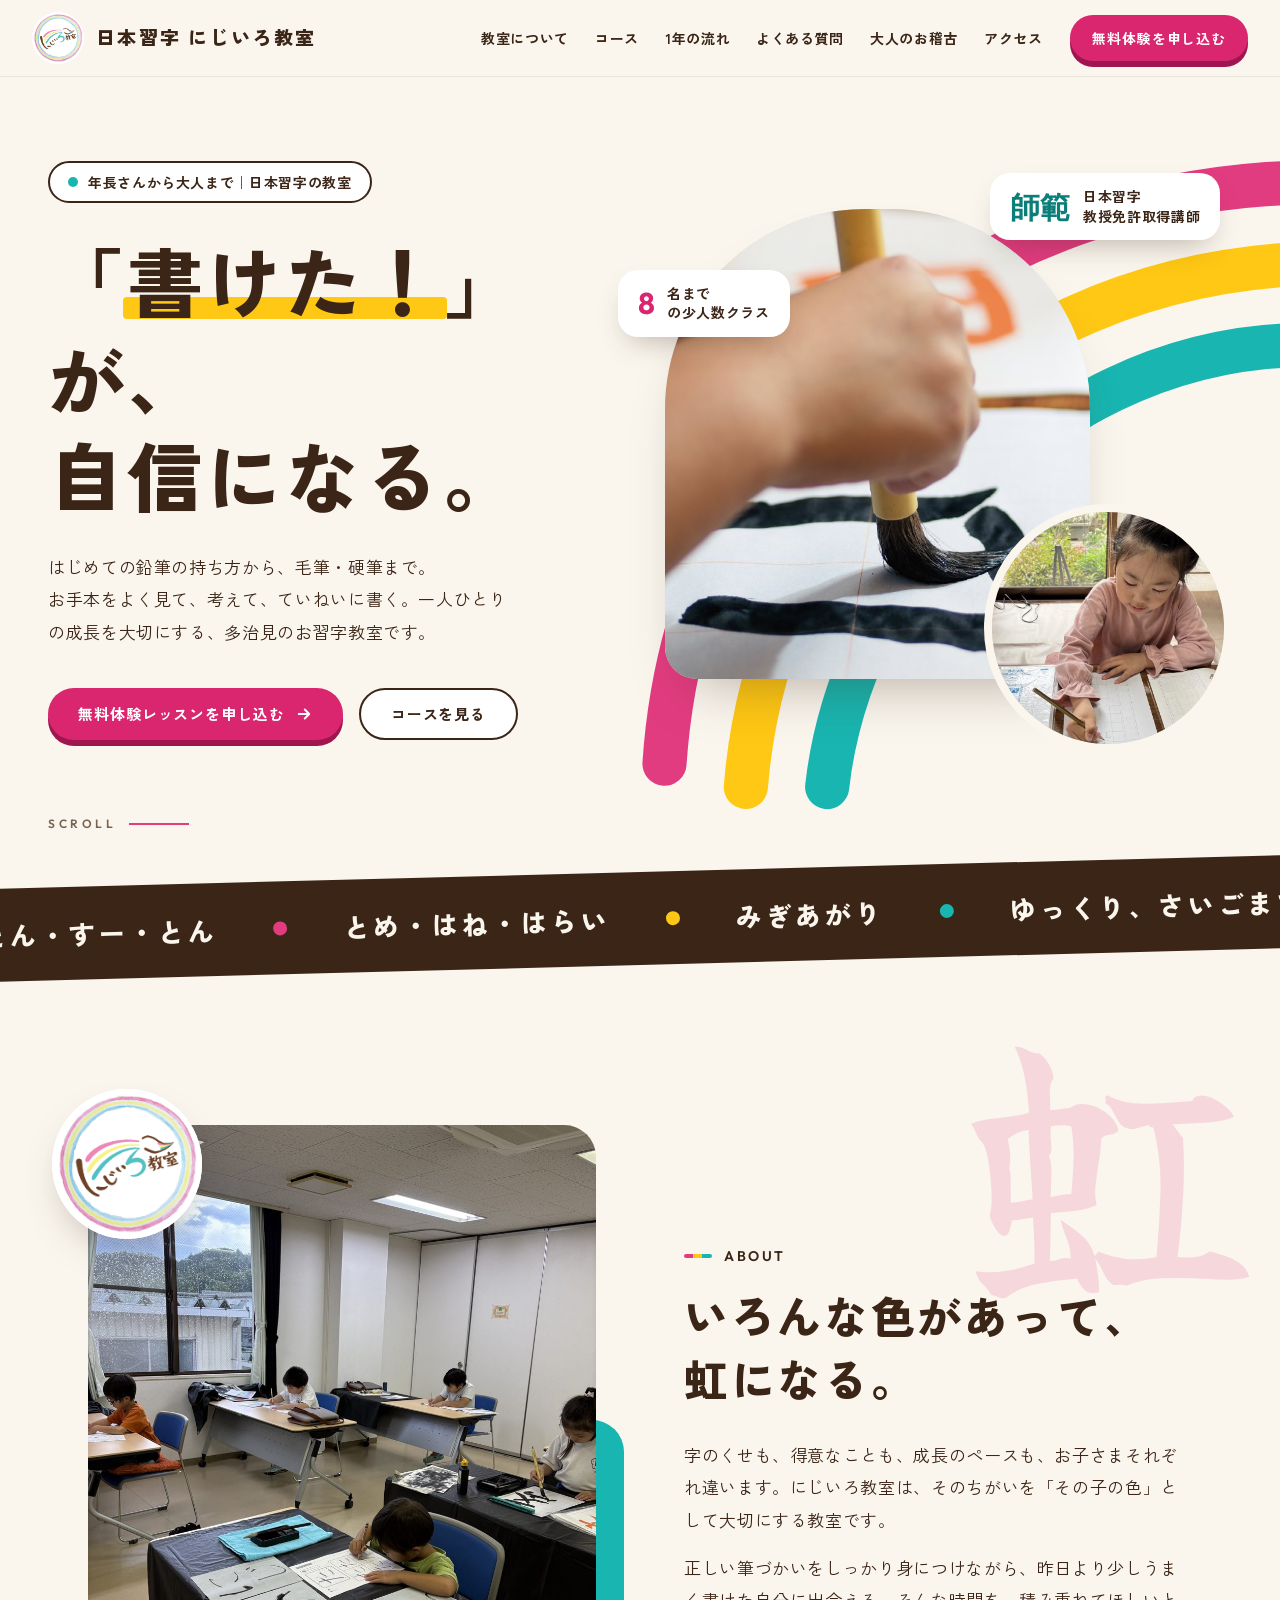
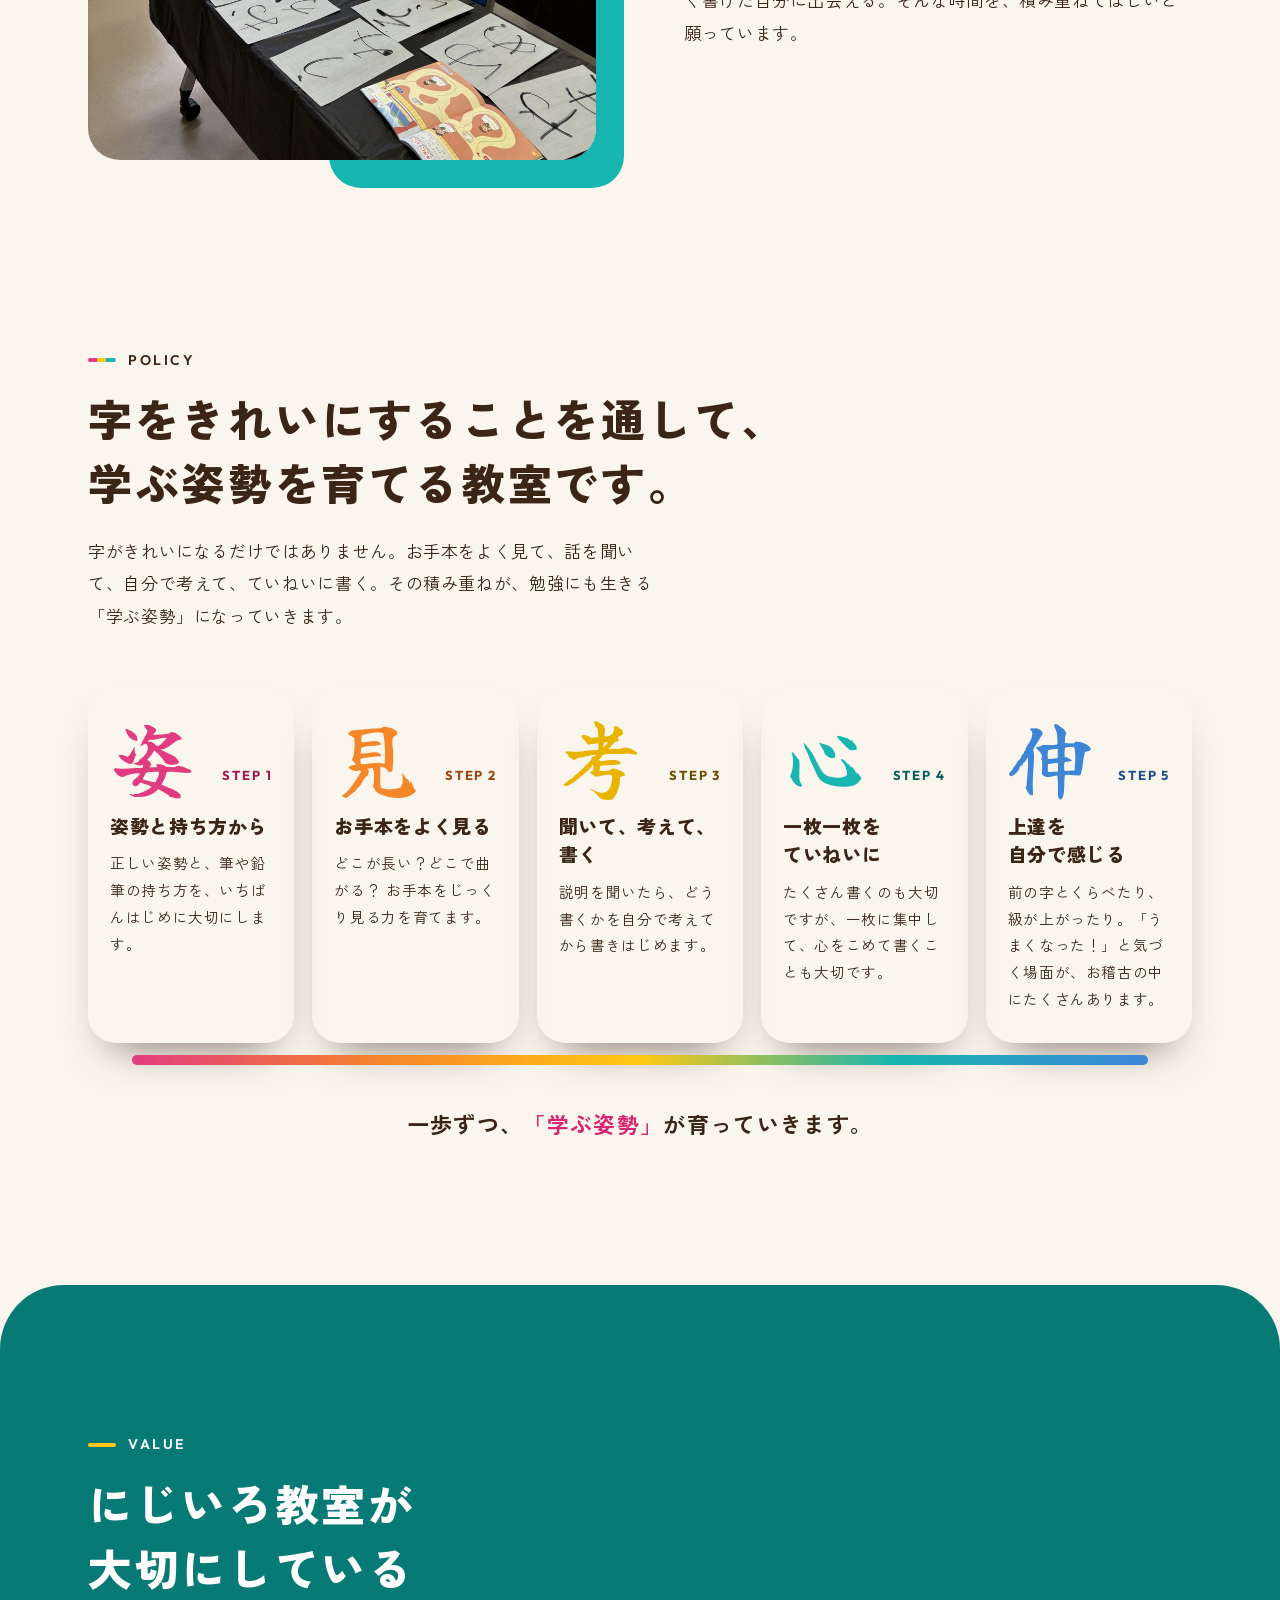
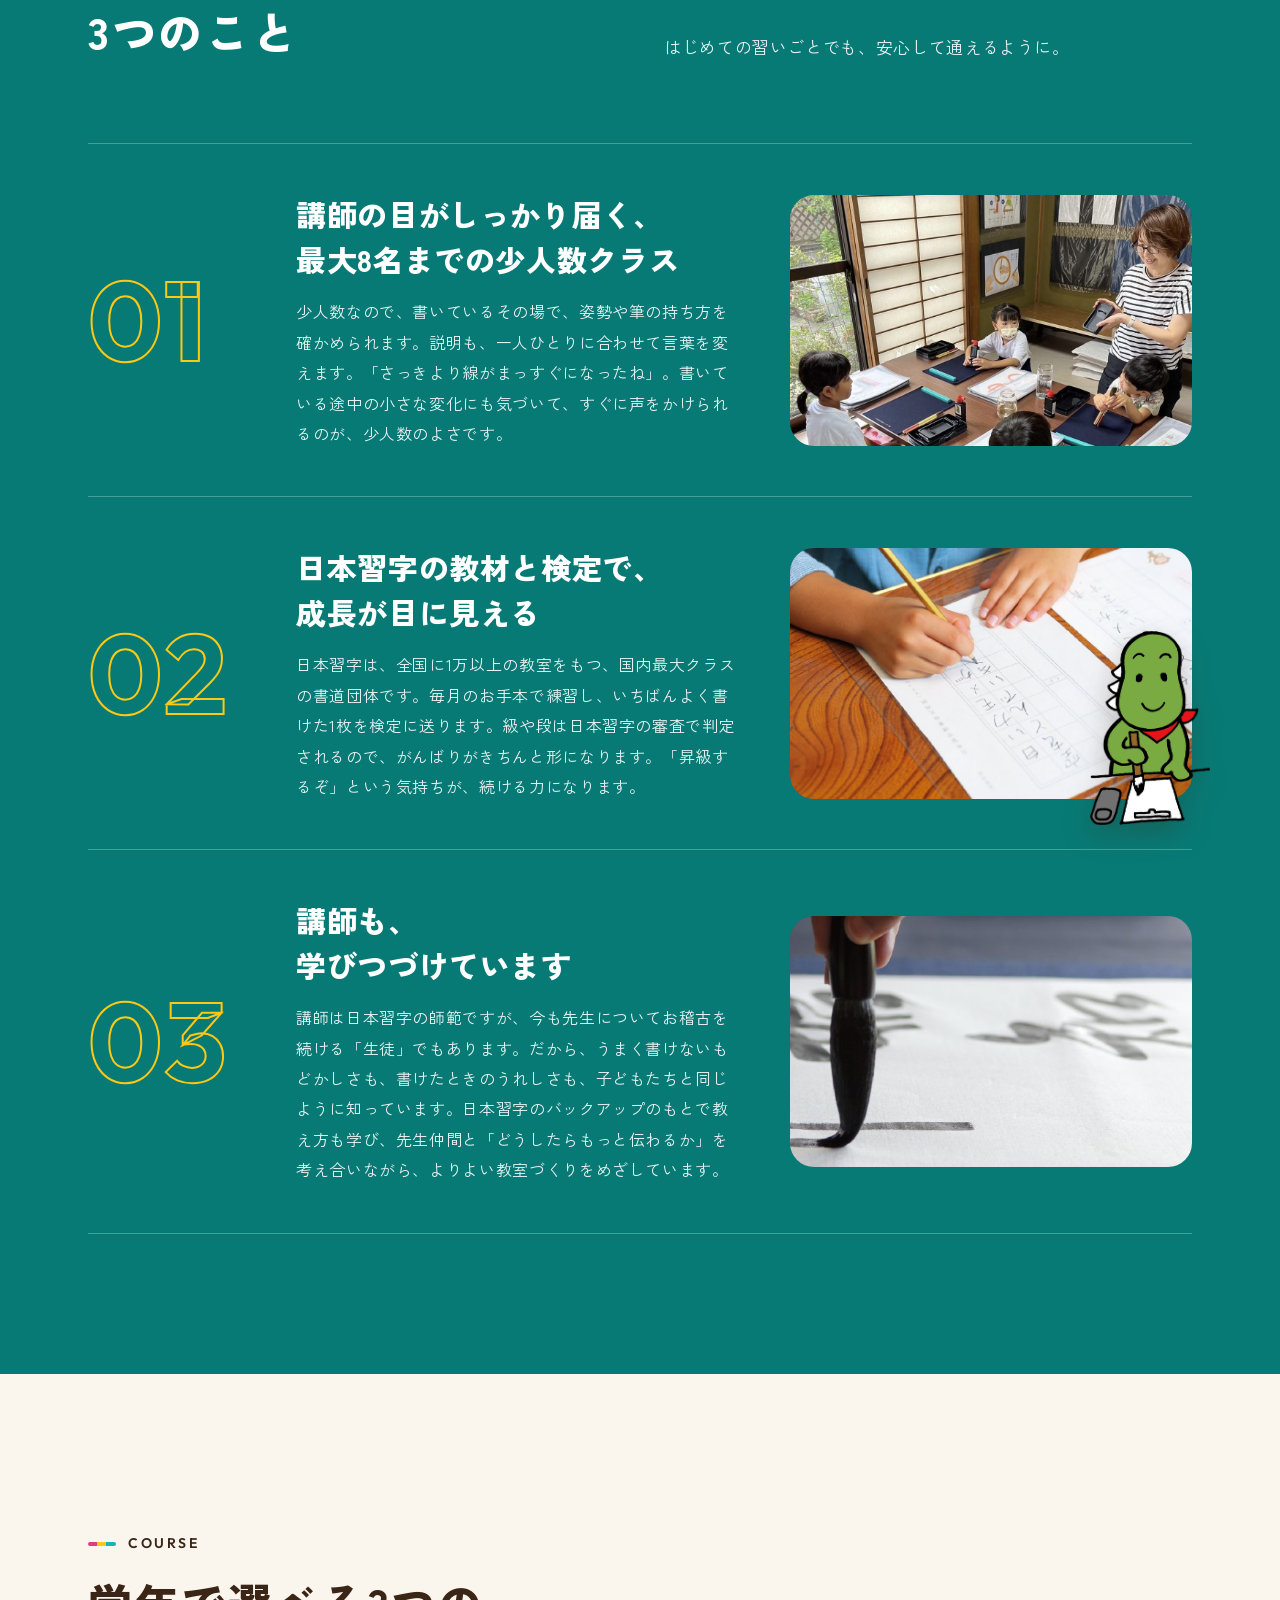
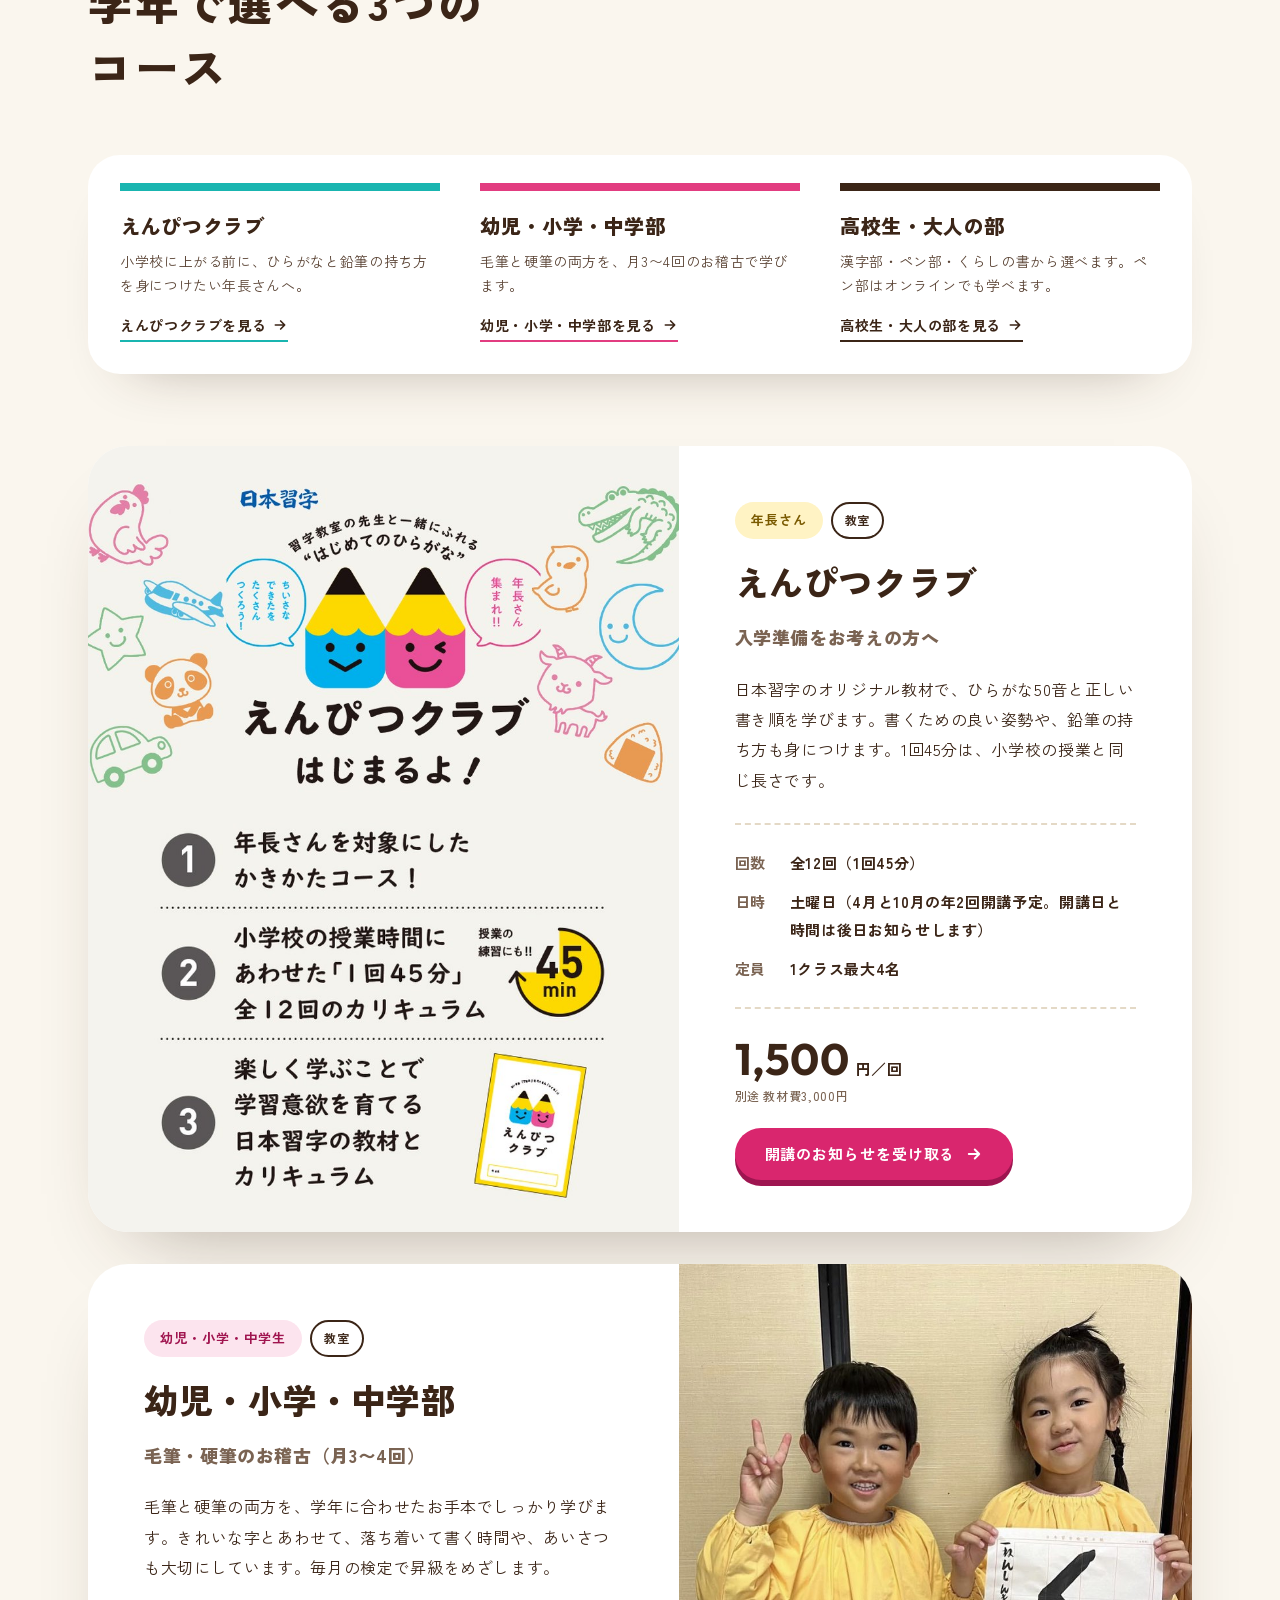
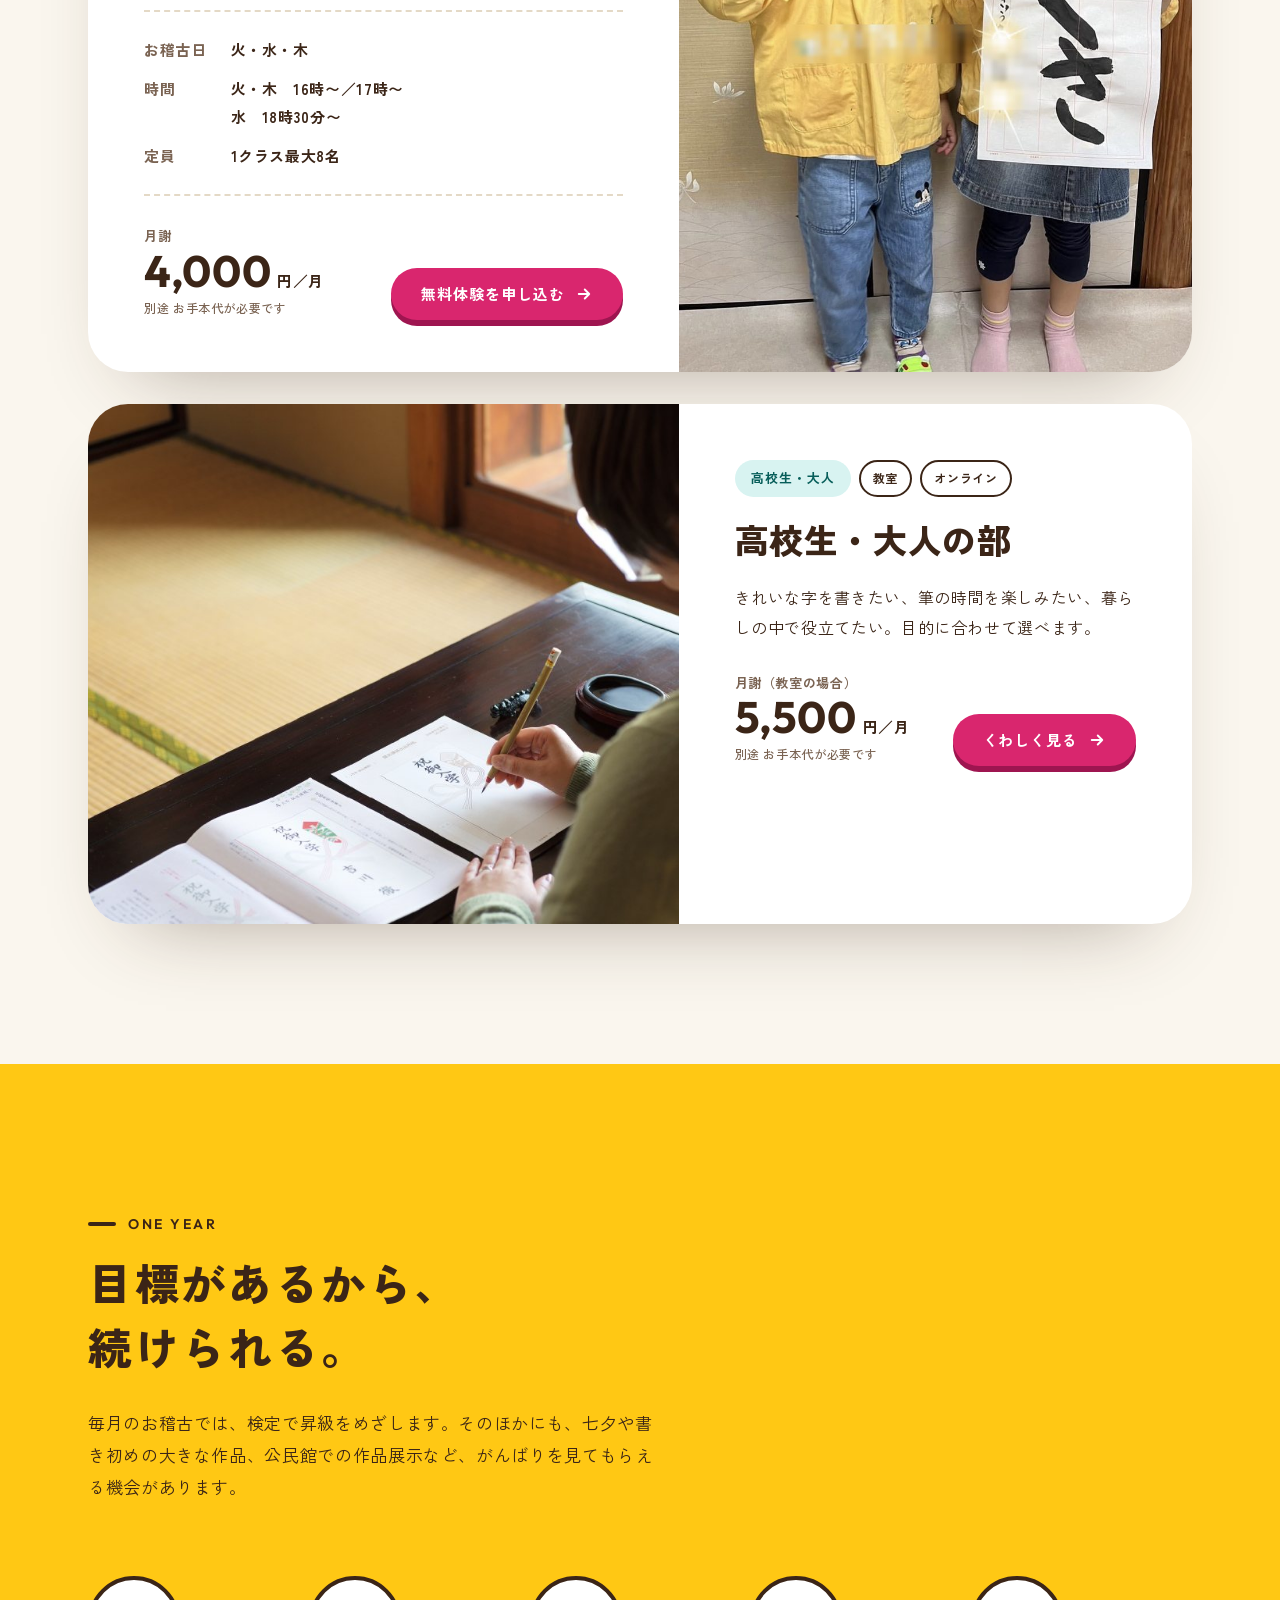
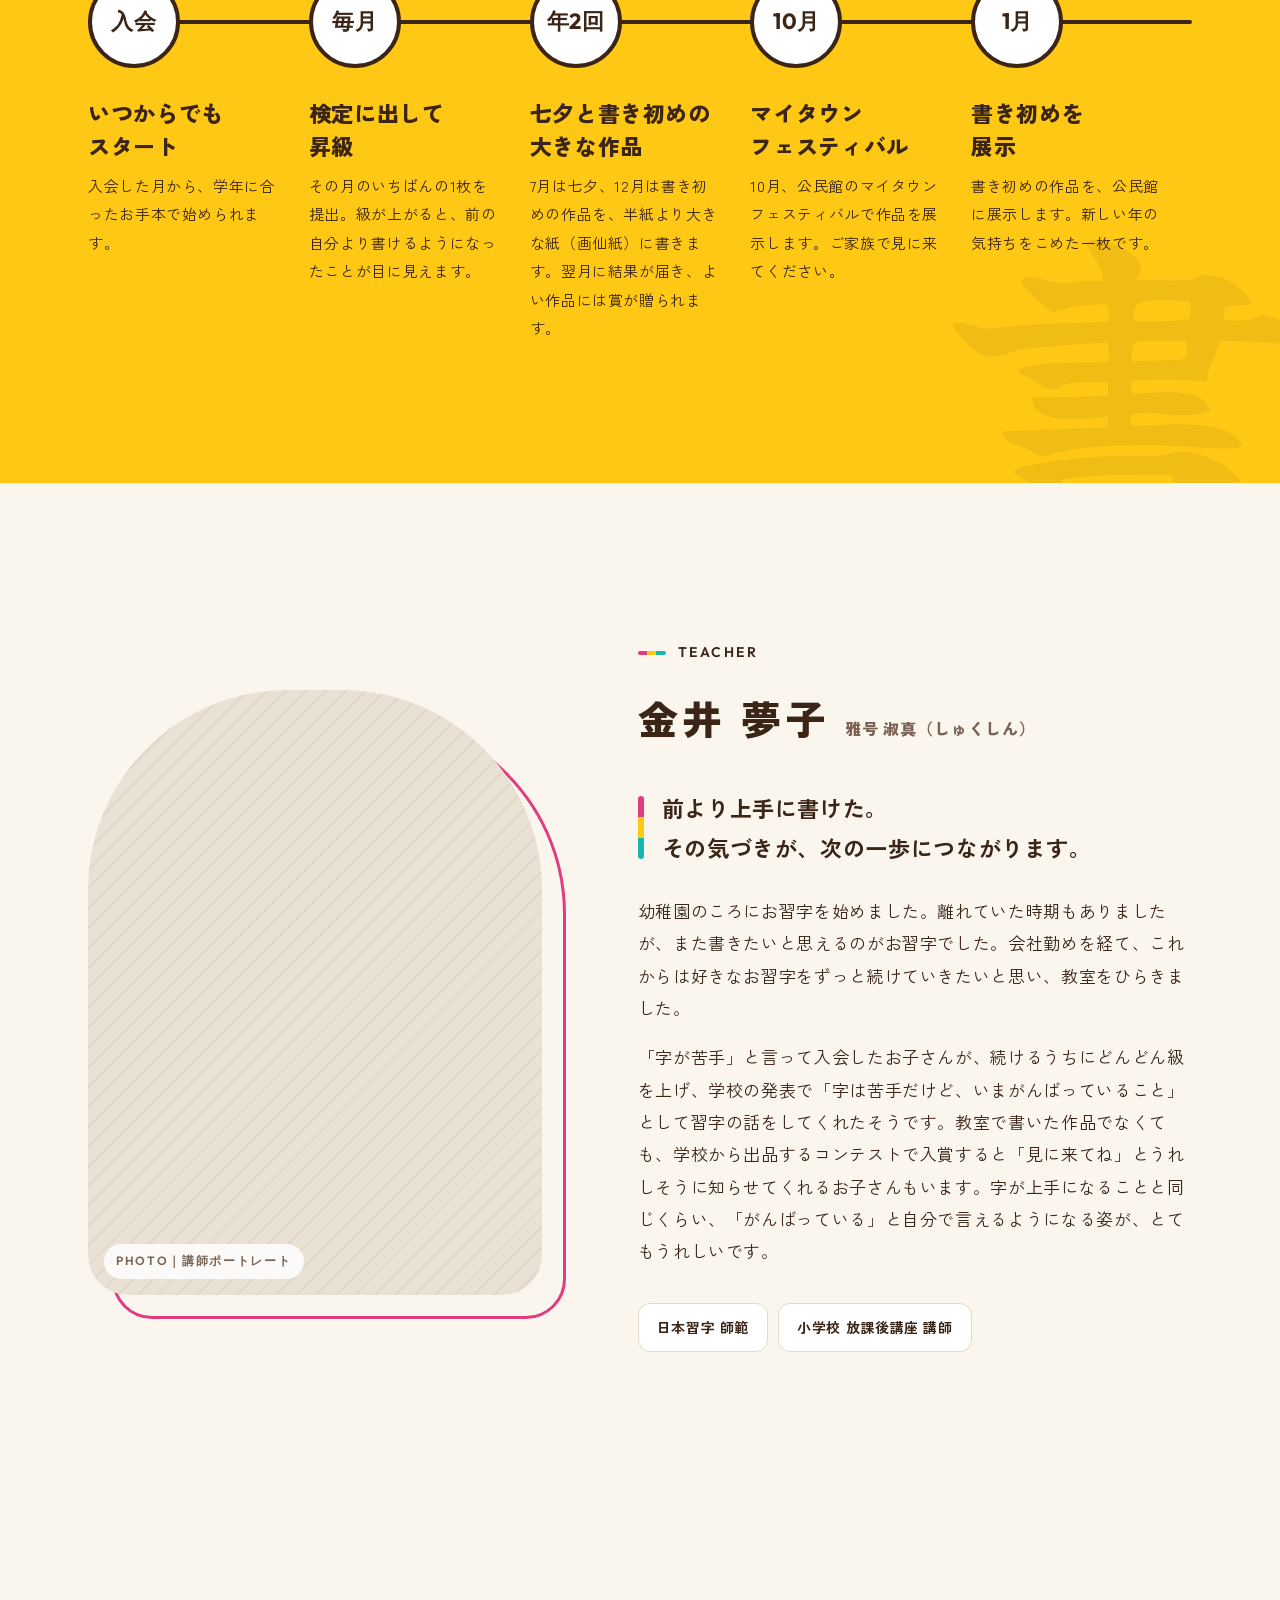
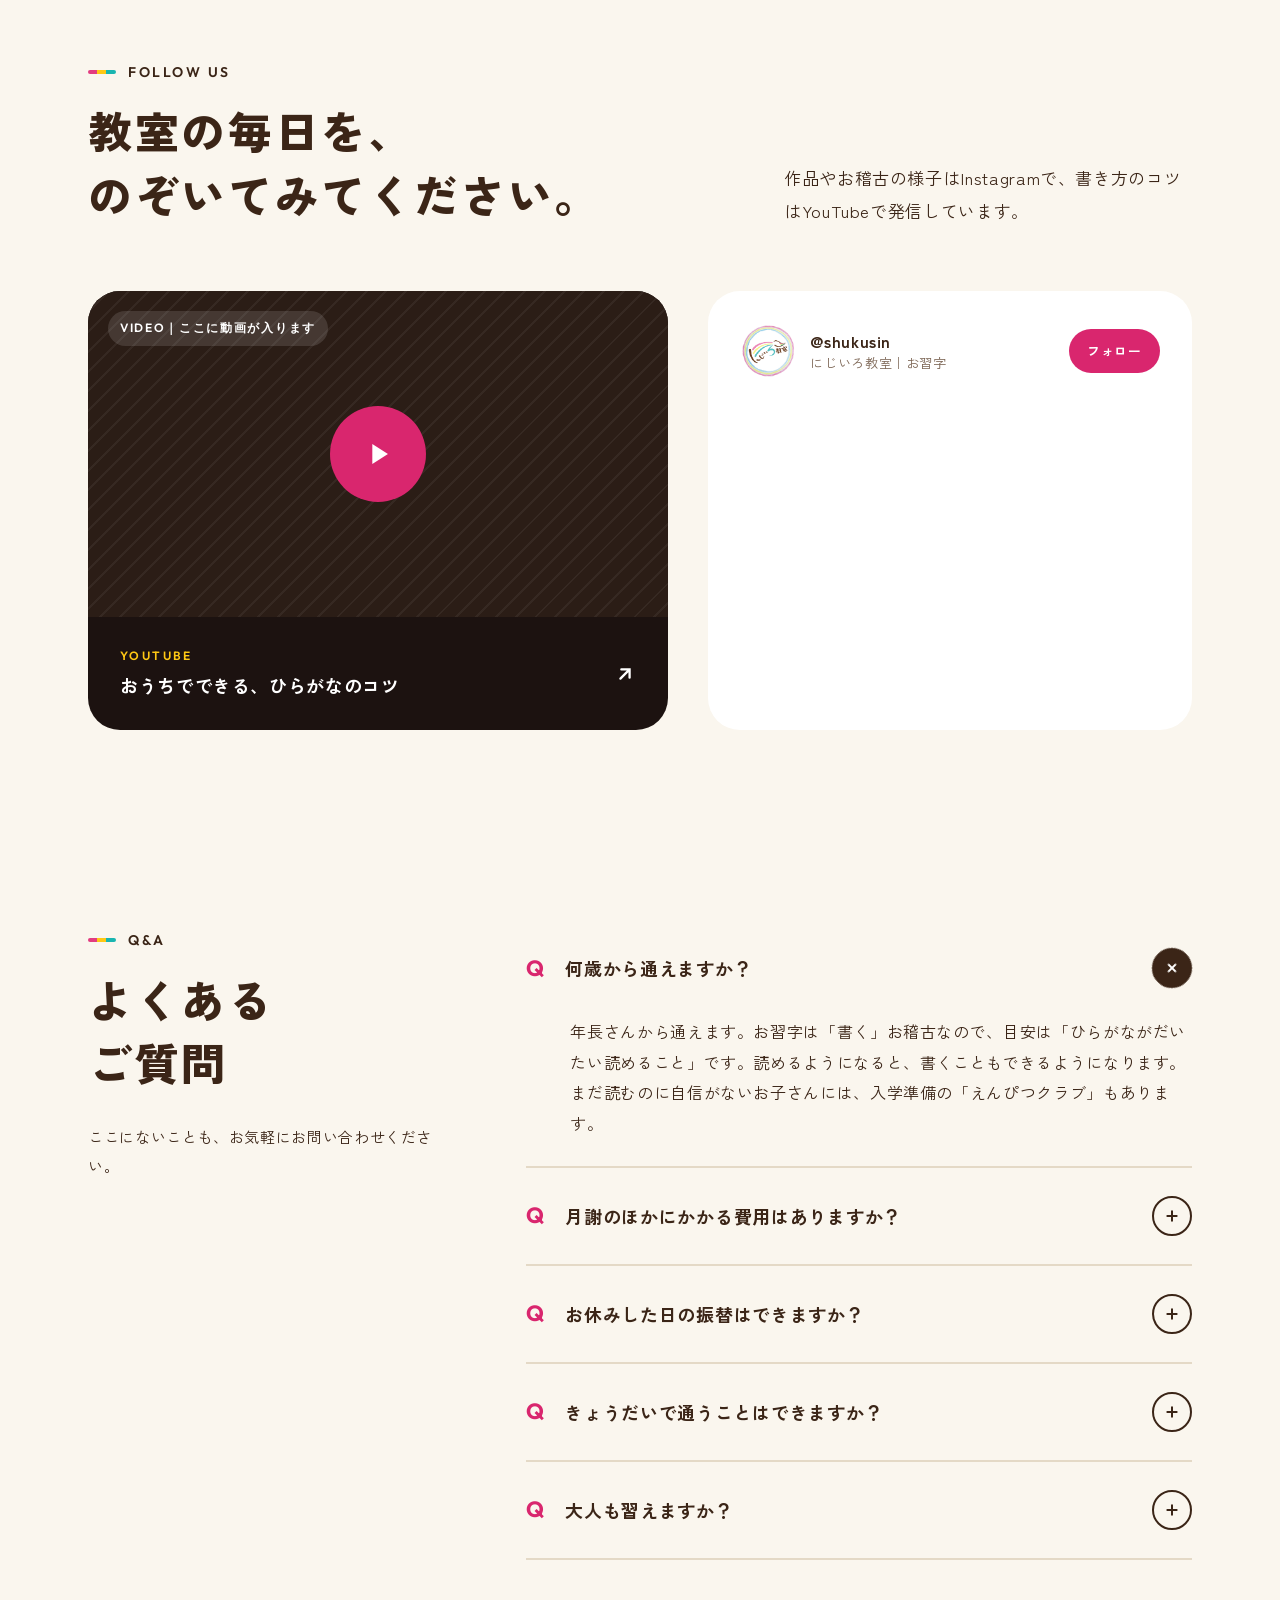
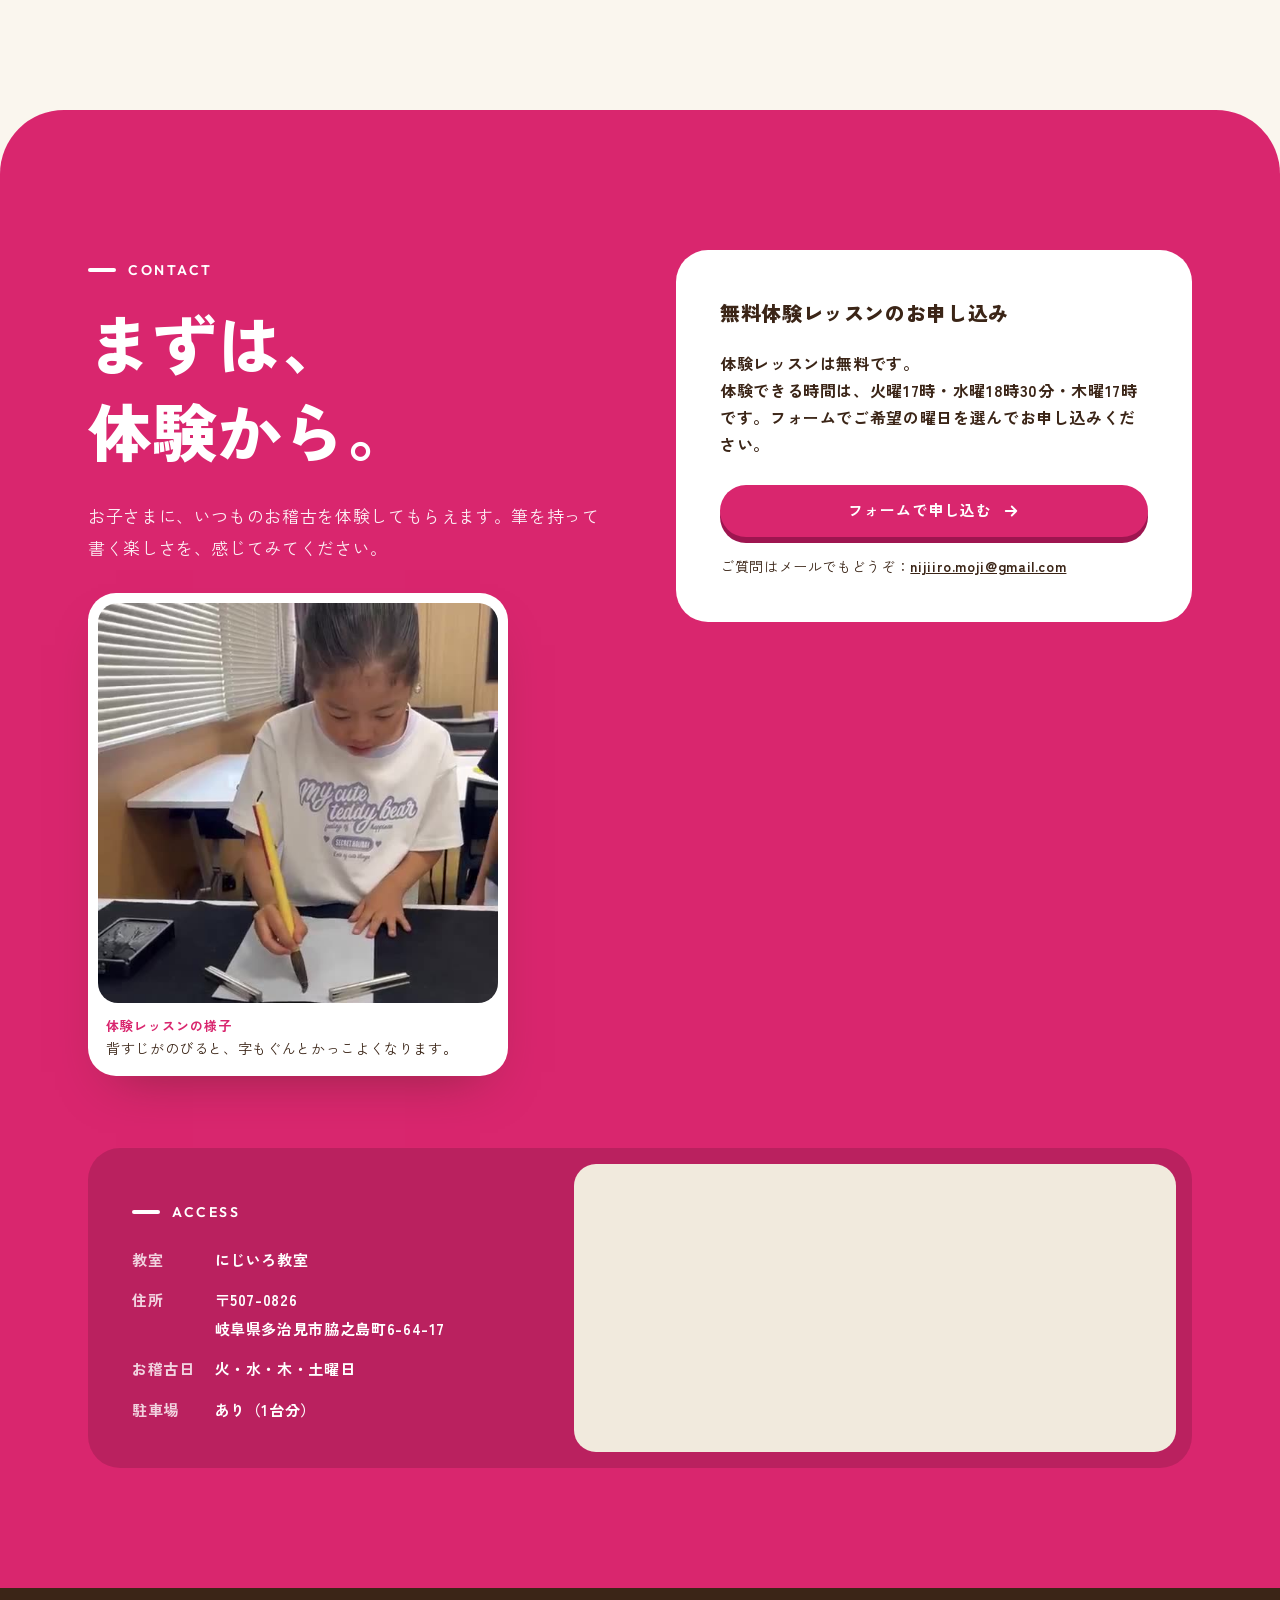
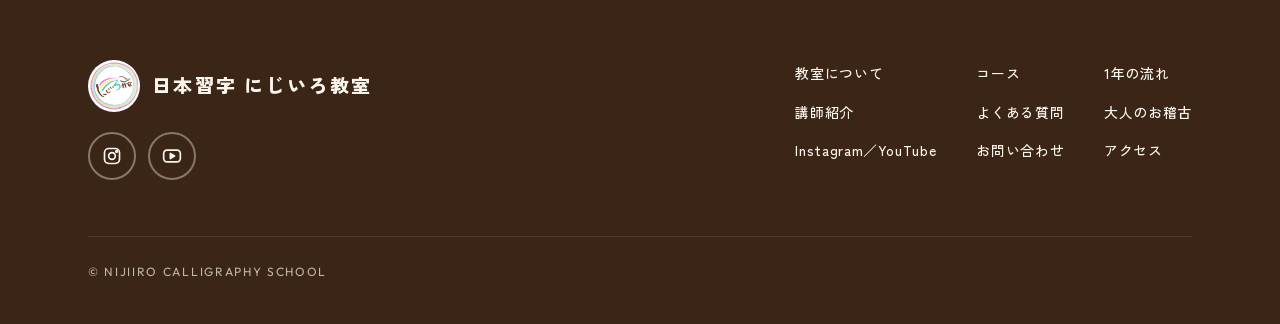
<file: index.html>
<!doctype html>
<html lang="ja">
<head>
<meta charset="utf-8">
<meta name="viewport" content="width=device-width, initial-scale=1">
<title>多治見市の習字・書道教室｜日本習字 にじいろ教室</title>
<meta name="description" content="岐阜県多治見市のお習字・書道教室「日本習字 にじいろ教室」。年長さんから中学生、大人まで。最大8名までの少人数クラスで、日本習字の教材を使って毛筆・硬筆を学べます。">
<script type="application/ld+json">{"@context": "https://schema.org", "@type": "LocalBusiness", "name": "日本習字 にじいろ教室", "description": "岐阜県多治見市のお習字教室。年長さんから大人まで、日本習字の教材で毛筆・硬筆を学べます。", "url": "https://nijiiro-moji.com/", "image": "https://nijiiro-moji.com/logo.jpg", "email": "nijiiro.moji@gmail.com", "address": {"@type": "PostalAddress", "postalCode": "507-0826", "addressRegion": "岐阜県", "addressLocality": "多治見市", "streetAddress": "脇之島町6-64-17", "addressCountry": "JP"}, "areaServed": "多治見市", "sameAs": ["https://www.instagram.com/shukusin/", "https://www.youtube.com/@nijiiro-moji", "https://maps.google.com/?cid=4693025129536396576"]}</script>
<link rel="canonical" href="https://nijiiro-moji.com/">
<meta property="og:type" content="website">
<meta property="og:site_name" content="日本習字 にじいろ教室">
<meta property="og:title" content="多治見市の習字・書道教室｜日本習字 にじいろ教室">
<meta property="og:description" content="年長さんから中学生、大人まで。最大8名までの少人数クラスで、日本習字の教材を使って毛筆・硬筆を学べます。">
<meta property="og:url" content="https://nijiiro-moji.com/">
<meta property="og:image" content="https://nijiiro-moji.com/img/hero-girl.jpg">
<meta name="twitter:card" content="summary_large_image">
<link rel="icon" href="logo.jpg">

<link rel="preconnect" href="https://fonts.googleapis.com">
<link href="https://fonts.googleapis.com/css2?family=Zen+Kaku+Gothic+New:wght@400;500;700;900&amp;family=Outfit:wght@500;600;700&amp;family=Yuji+Syuku&amp;display=swap" rel="stylesheet">
<link rel="stylesheet" href="site.css?v=20261125d">
</head>
<body>
<div class="site">

<header class="hd">
  <div class="hd-in">
    <a class="brand" href="#top">
      <img src="logo.jpg" alt="にじいろ教室 ロゴ">
      <span><b>日本習字 にじいろ教室</b></span>
    </a>
    <nav class="nav" aria-label="メインメニュー">
      <a href="#about">教室について</a>
      <a href="#course">コース</a>
      <a href="#year">1年の流れ</a>
      <a href="#faq">よくある質問</a>
      <a href="otona.html">大人のお稽古</a>
      <a href="#access">アクセス</a>
    </nav>
    <a class="btn btn-p" href="#contact">無料体験を申し込む</a>
    <button class="burger" type="button" aria-label="メニューを開く" aria-expanded="false" id="burger"><svg width="20" height="20" viewBox="0 0 24 24" fill="none" stroke="#3B2517" stroke-width="2.5" stroke-linecap="round" aria-hidden="true"><path d="M4 7h16M4 12h16M4 17h10"></path></svg></button>
  </div>
  
    <nav class="drawer" id="drawer" hidden aria-label="スマートフォン用メニュー">
      <a href="#about">教室について</a>
      <a href="#course">コース</a>
      <a href="#year">1年の流れ</a>
      <a href="#faq">よくある質問</a>
      <a href="otona.html">大人のお稽古</a>
      <a href="#contact">無料体験・お問い合わせ</a>
      <a href="#access">アクセス</a>
      <a class="btn btn-y" href="#contact" style="margin-top: 20px; border: 0; padding: 0 30px">無料体験レッスンを申し込む</a>
    </nav>
  
</header>

<!-- HERO -->
<section class="hero" id="top">
  <div class="hero-grid">
    <div>
      <span class="kicker"><i class="dot"></i>年長さんから大人まで｜日本習字の教室</span>
      <h1 class="h1">「<span class="m"><span class="hop">書</span><span class="hop">け</span><span class="hop">た</span><span class="hop">！</span></span>」が、<br>自信になる。</h1>
      <p class="hero-p">はじめての鉛筆の持ち方から、毛筆・硬筆まで。<br>お手本をよく見て、考えて、ていねいに書く。一人ひとりの成長を大切にする、多治見のお習字教室です。</p>
      <div class="hero-cta">
        <a class="btn btn-p" href="#contact">無料体験レッスンを申し込む<svg width="18" height="18" viewBox="0 0 24 24" fill="none" stroke="currentColor" stroke-width="2.5" stroke-linecap="round" stroke-linejoin="round" aria-hidden="true"><path d="M5 12h14M13 6l6 6-6 6"></path></svg></a>
        <a class="btn btn-o" href="#course">コースを見る</a>
      </div>
    </div>
    <div class="hero-vis">
      <svg class="arcs" viewBox="0 0 600 600" fill="none" aria-hidden="true">
        <path d="M40 560 C 60 260, 300 70, 580 60" stroke="#E23C80" stroke-width="38" stroke-linecap="round"></path>
        <path d="M110 580 C 130 330, 330 140, 590 130" stroke="#FFC814" stroke-width="38" stroke-linecap="round"></path>
        <path d="M180 580 C 200 400, 360 210, 576 200" stroke="#19B5B0" stroke-width="38" stroke-linecap="round"></path>
      </svg>
      <div class="ph hero-ph1"><img src="img/child-brush.jpg" alt="筆で字を書く子どもの手元" style="object-position:center"></div>
      <div class="ph hero-ph2"><img src="img/hero-girl.jpg" alt="鉛筆でひらがなを練習する女の子" style="object-position:center"></div>
      <div class="badge" style="left: -4%; top: 20%"><b>8</b>名まで<br>の少人数クラス</div>
      <div class="badge b2" style="right: 2%; top: 4%"><b>師範</b>日本習字<br>教授免許取得講師</div>
    </div>
  </div>
  <div class="scroll-cue">SCROLL<i></i></div>
</section>

<div class="ticker" aria-hidden="true">
  <div class="ticker-in">
    <span>とん・すー・とん</span><i style="background: #E23C80"></i><span>とめ・はね・はらい</span><i style="background: #FFC814"></i><span>みぎあがり</span><i style="background: #19B5B0"></i><span>ゆっくり、さいごまで、ていねいに</span><i style="background: #E23C80"></i>
    <span>とん・すー・とん</span><i style="background: #E23C80"></i><span>とめ・はね・はらい</span><i style="background: #FFC814"></i><span>みぎあがり</span><i style="background: #19B5B0"></i><span>ゆっくり、さいごまで、ていねいに</span><i style="background: #E23C80"></i>
  </div>
</div>

<!-- ABOUT -->
<section class="about" id="about">
  <div class="bigkanji" aria-hidden="true">虹</div>
  <div class="wrap about-grid">
    <div class="about-vis rv">
      <div class="ph about-ph"><img src="img/classroom.jpg" alt="にじいろ教室でお稽古をする子どもたち" loading="lazy" style="object-position:center 60%"></div>
      <div class="about-block"></div>
      <div class="about-logo"><img src="logo.jpg" alt="にじいろ教室 ロゴ"></div>
    </div>
    <div class="rv">
      <span class="en">About</span>
      <h2 class="h2">いろんな色があって、<br>虹になる。</h2>
      <p class="lead">字のくせも、得意なことも、成長のペースも、お子さまそれぞれ違います。にじいろ教室は、そのちがいを「その子の色」として大切にする教室です。</p>
      <p class="lead" style="margin-top: 16px">正しい筆づかいをしっかり身につけながら、昨日より少しうまく書けた自分に出会える。そんな時間を、積み重ねてほしいと願っています。</p>
    </div>
  </div>
</section>

<!-- POLICY -->
<section class="policy" id="policy">
  <div class="wrap">
    <div class="policy-head rv">
      <span class="en">Policy</span>
      <h2 class="h2">字をきれいにすることを通して、<br>学ぶ姿勢を育てる教室です。</h2>
      <p class="lead">字がきれいになるだけではありません。お手本をよく見て、話を聞いて、自分で考えて、ていねいに書く。その積み重ねが、勉強にも生きる「学ぶ姿勢」になっていきます。</p>
    </div>
    <ol class="plist">
      <li class="pcard rv" style="--pc: #E23C80">
        <div class="ptop"><span class="pkanji" style="color: #E23C80" aria-hidden="true">姿</span><span class="pnum" style="color: #A3164F">STEP 1</span></div>
        <h3 style="color: #3B2517">姿勢と<wbr>持ち方から</h3>
        <p>正しい姿勢と、筆や鉛筆の持ち方を、いちばんはじめに大切にします。</p>
      </li>
      <li class="pcard rv" style="--pc: #F5872B">
        <div class="ptop"><span class="pkanji" style="color: #F5872B" aria-hidden="true">見</span><span class="pnum" style="color: #9A4410">STEP 2</span></div>
        <h3 style="color: #3B2517">お手本を<wbr>よく見る</h3>
        <p>どこが長い？どこで曲がる？ お手本をじっくり見る力を育てます。</p>
      </li>
      <li class="pcard rv" style="--pc: #E9B400">
        <div class="ptop"><span class="pkanji" style="color: #E9B400" aria-hidden="true">考</span><span class="pnum" style="color: #6B4E00">STEP 3</span></div>
        <h3 style="color: #3B2517">聞いて、<wbr>考えて、<wbr>書く</h3>
        <p>説明を聞いたら、どう書くかを自分で考えてから書きはじめます。</p>
      </li>
      <li class="pcard rv" style="--pc: #19B5B0">
        <div class="ptop"><span class="pkanji" style="color: #19B5B0" aria-hidden="true">心</span><span class="pnum" style="color: #075E5A">STEP 4</span></div>
        <h3 style="color: #3B2517">一枚一枚を<wbr>ていねいに</h3>
        <p>たくさん書くのも大切ですが、一枚に集中して、心をこめて書くことも大切です。</p>
      </li>
      <li class="pcard rv" style="--pc: #3D86D6">
        <div class="ptop"><span class="pkanji" style="color: #3D86D6" aria-hidden="true">伸</span><span class="pnum" style="color: #1D4F8A">STEP 5</span></div>
        <h3 style="color: #3B2517">上達を<wbr>自分で感じる</h3>
        <p>前の字とくらべたり、級が上がったり。「うまくなった！」と気づく場面が、お稽古の中にたくさんあります。</p>
      </li>
    </ol>
    <p class="pfoot rv">一歩ずつ、<wbr><b>「学ぶ姿勢」</b>が<wbr>育っていきます。</p>
  </div>
</section>

<!-- REASON -->
<section class="reason" id="reason">
  <div class="wrap">
    <div class="reason-head rv">
      <div>
        <span class="en">Value</span>
        <h2 class="h2">にじいろ教室が<br>大切にしている<br>3つのこと</h2>
      </div>
      <p class="lead" style="color: rgba(255,255,255,.9); margin: 0">はじめての習いごとでも、安心して通えるように。</p>
    </div>
    <div class="rlist">
      <div class="ritem rv">
        <div class="rnum" data-n="01">01</div>
        <div>
          <h3>講師の目がしっかり届く、<br>最大8名までの少人数クラス</h3>
          <p style="margin-top: 14px">少人数なので、書いているその場で、姿勢や筆の持ち方を確かめられます。説明も、一人ひとりに合わせて言葉を変えます。「さっきより線がまっすぐになったね」。書いている途中の小さな変化にも気づいて、すぐに声をかけられるのが、少人数のよさです。</p>
        </div>
        <div class="ph rph"><img src="img/shido.jpg" alt="硯の使い方を説明する講師と、聞いている子どもたち" loading="lazy"></div>
      </div>
      <div class="ritem rv">
        <div class="rnum" data-n="02">02</div>
        <div>
          <h3>日本習字の教材と検定で、<br>成長が目に見える</h3>
          <p style="margin-top: 14px">日本習字は、全国に1万以上の教室をもつ、国内最大クラスの書道団体です。毎月のお手本で練習し、いちばんよく書けた1枚を検定に送ります。級や段は日本習字の審査で判定されるので、がんばりがきちんと形になります。「昇級するぞ」という気持ちが、続ける力になります。</p>
        </div>
        <div class="ph rph has-mascot"><img src="img/child-pencil.jpg" alt="鉛筆でひらがなを練習する子ども" loading="lazy" style="object-position:center"><img class="mascot" src="img/mascot-shuji.png" alt="筆で字を書く日本習字のキャラクター" loading="lazy"></div>
      </div>
      <div class="ritem rv">
        <div class="rnum" data-n="03">03</div>
        <div>
          <h3>講師も、<br>学びつづけています</h3>
          <p style="margin-top: 14px">講師は日本習字の師範ですが、今も先生についてお稽古を続ける「生徒」でもあります。だから、うまく書けないもどかしさも、書けたときのうれしさも、子どもたちと同じように知っています。日本習字のバックアップのもとで教え方も学び、先生仲間と「どうしたらもっと伝わるか」を考え合いながら、よりよい教室づくりをめざしています。</p>
        </div>
        <div class="ph rph"><img src="img/brush-wide.jpg" alt="筆で清書をしているところ" loading="lazy" style="object-position:40% center"></div>
      </div>
    </div>
  </div>
</section>

<!-- COURSE -->
<section class="course" id="course">
  <div class="wrap">
    <div class="course-head rv">
      <div>
        <span class="en">Course</span>
        <h2 class="h2">学年で選べる3つの<br>コース</h2>
      </div>
    </div>

    <div class="path pick rv" aria-label="3つのコース">
      <ol>
        <li style="--c: #19B5B0"><b>えんぴつクラブ</b><small>小学校に上がる前に、ひらがなと鉛筆の持ち方を身につけたい年長さんへ。</small><a class="go" href="#c-enpitsu">えんぴつクラブを見る<svg width="16" height="16" viewBox="0 0 24 24" fill="none" stroke="currentColor" stroke-width="2.5" stroke-linecap="round" stroke-linejoin="round" aria-hidden="true"><path d="M5 12h14M13 6l6 6-6 6"></path></svg></a></li>
        <li style="--c: #E23C80"><b>幼児・小学・中学部</b><small>毛筆と硬筆の両方を、月3〜4回のお稽古で学びます。</small><a class="go" href="#c-keiko">幼児・小学・中学部を見る<svg width="16" height="16" viewBox="0 0 24 24" fill="none" stroke="currentColor" stroke-width="2.5" stroke-linecap="round" stroke-linejoin="round" aria-hidden="true"><path d="M5 12h14M13 6l6 6-6 6"></path></svg></a></li>
        <li style="--c: #3B2517"><b>高校生・大人の部</b><small>漢字部・ペン部・くらしの書から選べます。ペン部はオンラインでも学べます。</small><a class="go" href="#c-otona">高校生・大人の部を見る<svg width="16" height="16" viewBox="0 0 24 24" fill="none" stroke="currentColor" stroke-width="2.5" stroke-linecap="round" stroke-linejoin="round" aria-hidden="true"><path d="M5 12h14M13 6l6 6-6 6"></path></svg></a></li>
      </ol>
    </div>

    <article class="cfeat rv" id="c-enpitsu">
      <div class="ph" style="background:#F4F3EE"><picture><source media="(max-width: 760px)" srcset="img/enpitsu-club.jpg"><img src="img/enpitsu-tate.jpg" alt="日本習字 えんぴつクラブ はじまるよ！ 年長さんを対象にしたかきかたコース、1回45分・全12回、日本習字の教材とカリキュラム" loading="lazy"></picture></div>
      <div class="cbody">
        <div class="badges"><span class="tag" style="background: #FFF3C4; color: #7A5A00">年長さん</span><span class="mode">教室</span></div>
        <h3>えんぴつクラブ<br><span style="font-size: 18px; color: #7A6352">入学準備をお考えの方へ</span></h3>
        <p>日本習字のオリジナル教材で、ひらがな50音と正しい書き順を学びます。書くための良い姿勢や、鉛筆の持ち方も身につけます。1回45分は、小学校の授業と同じ長さです。</p>
        <dl class="spec">
          <dt>回数</dt><dd>全12回（1回45分）</dd>
          <dt>日時</dt><dd>土曜日（4月と10月の年2回開講予定。開講日と時間は後日お知らせします）</dd>
          <dt>定員</dt><dd>1クラス最大4名</dd>
        </dl>
        <div style="display: flex; align-items: flex-end; justify-content: space-between; gap: 20px; margin-top: 28px; flex-wrap: wrap">
          <div><div class="price">1,500<small>円／回</small></div><div style="font-size: 12px; font-weight: 500; color: #7A6352; margin-top: 4px">別途 教材費3,000円</div></div>
          <a class="btn btn-p" href="https://docs.google.com/forms/d/e/1FAIpQLSfU_26rzofAtcjrL6XI3bmFVf7y1wCXg5Ir-scfxkZHXTAuiQ/viewform" target="_blank" rel="noopener">開講のお知らせを受け取る<svg width="18" height="18" viewBox="0 0 24 24" fill="none" stroke="currentColor" stroke-width="2.5" stroke-linecap="round" stroke-linejoin="round" aria-hidden="true"><path d="M5 12h14M13 6l6 6-6 6"/></svg></a>
        </div>
      </div>
    </article>

    <article class="cfeat rev rv" id="c-keiko">
      <div class="ph"><img src="img/kodomo.jpg" alt="作品を持って笑顔の子どもたち" loading="lazy" style="object-position:center 22%"></div>
      <div class="cbody">
        <div class="badges"><span class="tag" style="background: #FCE4EE; color: #A0144F">幼児・小学・中学生</span><span class="mode">教室</span></div>
        <h3>幼児・小学・中学部<br><span style="font-size: 18px; color: #7A6352">毛筆・硬筆のお稽古（月3〜4回）</span></h3>
        <p>毛筆と硬筆の両方を、学年に合わせたお手本でしっかり学びます。きれいな字とあわせて、落ち着いて書く時間や、あいさつも大切にしています。毎月の検定で昇級をめざします。</p>
        <dl class="spec">
          <dt>お稽古日</dt><dd>火・水・木</dd>
          <dt>時間</dt><dd>火・木　16時〜／17時〜<br>水　18時30分〜</dd>
          <dt>定員</dt><dd>1クラス最大8名</dd>
        </dl>
        <div style="display: flex; align-items: flex-end; justify-content: space-between; gap: 20px; margin-top: 28px; flex-wrap: wrap">
          <div><div style="font-size: 13px; font-weight: 700; color: #7A6352">月謝</div><div class="price">4,000<small>円／月</small></div><div style="font-size: 12px; font-weight: 500; color: #7A6352; margin-top: 4px">別途 お手本代が必要です</div></div>
          <a class="btn btn-p" href="#contact">無料体験を申し込む<svg width="18" height="18" viewBox="0 0 24 24" fill="none" stroke="currentColor" stroke-width="2.5" stroke-linecap="round" stroke-linejoin="round" aria-hidden="true"><path d="M5 12h14M13 6l6 6-6 6"></path></svg></a>
        </div>
      </div>
    </article>

    <article class="cfeat rv" id="c-otona">
      <div class="ph"><img src="img/adult-noshi.jpg" alt="お手本を見ながら祝儀袋の表書きを練習する大人" loading="lazy" style="object-position:60% center"></div>
      <div class="cbody">
        <div class="badges"><span class="tag" style="background: #D8F3F1; color: #075E5A">高校生・大人</span><span class="mode">教室</span><span class="mode">オンライン</span></div>
        <h3>高校生・大人の部</h3>
        <p>きれいな字を書きたい、筆の時間を楽しみたい、暮らしの中で役立てたい。目的に合わせて選べます。</p>
        <div style="display: flex; align-items: flex-end; justify-content: space-between; gap: 20px; margin-top: 28px; flex-wrap: wrap">
          <div><div style="font-size: 13px; font-weight: 700; color: #7A6352">月謝（教室の場合）</div><div class="price">5,500<small>円／月</small></div><div style="font-size: 12px; font-weight: 500; color: #7A6352; margin-top: 4px">別途 お手本代が必要です</div></div>
          <a class="btn btn-p" href="otona.html">くわしく見る<svg width="18" height="18" viewBox="0 0 24 24" fill="none" stroke="currentColor" stroke-width="2.5" stroke-linecap="round" stroke-linejoin="round" aria-hidden="true"><path d="M5 12h14M13 6l6 6-6 6"></path></svg></a>
        </div>
      </div>
    </article>
  </div>
</section>

<!-- YEAR -->
<section class="year" id="year">
  <div class="yk" aria-hidden="true">書</div>
  <div class="wrap">
    <div class="rv">
      <span class="en">One Year</span>
      <h2 class="h2">目標があるから、<br>続けられる。</h2>
      <p class="lead">毎月のお稽古では、検定で昇級をめざします。そのほかにも、七夕や書き初めの大きな作品、公民館での作品展示など、がんばりを見てもらえる機会があります。</p>
    </div>
    <div class="yrow">
      <div class="ystep rv"><div class="ymark">入会</div><h3>いつからでも<br>スタート</h3><p>入会した月から、学年に合ったお手本で始められます。</p></div>
      <div class="ystep rv"><div class="ymark">毎月</div><h3>検定に出して<br>昇級</h3><p>その月のいちばんの1枚を提出。級が上がると、前の自分より書けるようになったことが目に見えます。</p></div>
      <div class="ystep rv"><div class="ymark">年2回</div><h3>七夕と書き初めの<br>大きな作品</h3><p>7月は七夕、12月は書き初めの作品を、半紙より大きな紙（画仙紙）に書きます。翌月に結果が届き、よい作品には賞が贈られます。</p></div>
      <div class="ystep rv"><div class="ymark">10月</div><h3>マイタウン<br>フェスティバル</h3><p>10月、公民館のマイタウンフェスティバルで作品を展示します。ご家族で見に来てください。</p></div>
      <div class="ystep rv"><div class="ymark">1月</div><h3>書き初めを<br>展示</h3><p>書き初めの作品を、公民館に展示します。新しい年の気持ちをこめた一枚です。</p></div>
    </div>
  </div>
</section>

<!-- TEACHER -->
<section class="teacher" id="teacher">
  <div class="wrap tgrid">
    <div class="tframe rv"><div class="ph tph"><span>PHOTO｜講師ポートレート</span></div></div>
    <div class="rv">
      <span class="en">Teacher</span>
      <p class="tname">金井 夢子<small>雅号 淑真（しゅくしん）</small></p>
      <p class="quote">前より上手に書けた。<br>その気づきが、次の一歩につながります。</p>
      <p class="lead">幼稚園のころにお習字を始めました。離れていた時期もありましたが、また書きたいと思えるのがお習字でした。会社勤めを経て、これからは好きなお習字をずっと続けていきたいと思い、教室をひらきました。</p>
      <p class="lead" style="margin-top: 1em">「字が苦手」と言って入会したお子さんが、続けるうちにどんどん級を上げ、学校の発表で「字は苦手だけど、いまがんばっていること」として習字の話をしてくれたそうです。教室で書いた作品でなくても、学校から出品するコンテストで入賞すると「見に来てね」とうれしそうに知らせてくれるお子さんもいます。字が上手になることと同じくらい、「がんばっている」と自分で言えるようになる姿が、とてもうれしいです。</p>
      <ul class="creds">
        <li>日本習字 師範</li>
        <li>小学校 放課後講座 講師</li>
      </ul>
    </div>
  </div>
</section>

<!-- SNS -->
<section class="sns" id="sns">
  <div class="wrap">
    <div class="rv" style="display: flex; justify-content: space-between; align-items: flex-end; gap: 32px; flex-wrap: wrap">
      <div>
        <span class="en">Follow Us</span>
        <h2 class="h2">教室の毎日を、<br>のぞいてみてください。</h2>
      </div>
      <p class="lead" style="margin: 0; max-width: 24em">作品やお稽古の様子はInstagramで、書き方のコツはYouTubeで発信しています。</p>
    </div>
    <div class="sns-grid">
      <a class="yt rv" href="https://www.youtube.com/@nijiiro-moji" target="_blank" rel="noopener" aria-label="YouTubeチャンネルを見る">
        <div class="yt-vid">
          <div class="play"><svg width="34" height="34" viewBox="0 0 24 24" fill="#fff" aria-hidden="true"><path d="M8 5v14l11-7z"></path></svg></div>
          <span style="position: absolute; left: 20px; top: 20px; font-family: Outfit; font-size: 12px; letter-spacing: .14em; font-weight: 600; background: rgba(255,255,255,.12); padding: 6px 12px; border-radius: 999px">VIDEO｜ここに動画が入ります</span>
        </div>
        <div class="yt-meta">
          <div><div style="font-family: Outfit; font-size: 12px; letter-spacing: .2em; color: #FFC814; font-weight: 600">YOUTUBE</div><b>おうちでできる、ひらがなのコツ</b></div>
          <svg width="22" height="22" viewBox="0 0 24 24" fill="none" stroke="currentColor" stroke-width="2.5" stroke-linecap="round" aria-hidden="true"><path d="M7 17L17 7M8 7h9v9"></path></svg>
        </div>
      </a>
      <div class="ig rv">
        <div class="ig-top">
          <div class="ig-av"><img src="logo.jpg" alt=""></div>
          <div style="line-height: 1.5"><b>@shukusin</b><div style="font-size: 13px; color: #7A6352">にじいろ教室｜お習字</div></div>
          <a class="btn btn-p" href="https://www.instagram.com/shukusin/" target="_blank" rel="noopener" style="margin-left: auto; min-height: 44px; padding: 0 18px; font-size: 13px; box-shadow: none">フォロー</a>
        </div>
        <div class="ig-feed">
          <!-- SnapWidget -->
          <iframe src="https://snapwidget.com/embed/3303d43e-c9cb-49d3-8dcf-15f028b2fffa" class="snapwidget-widget" allowtransparency="true" allow="autoplay; fullscreen" frameborder="0" scrolling="no" loading="lazy" style="border:none; overflow:hidden; width:100%; aspect-ratio:3/1; display:block" title="にじいろ教室のInstagram投稿"></iframe>
        </div>
      </div>
    </div>
  </div>
</section>

<!-- FAQ -->
<section class="faq" id="faq">
  <div class="wrap fgrid">
    <div class="rv">
      <span class="en">Q&amp;A</span>
      <h2 class="h2">よくある<br>ご質問</h2>
      <p class="lead" style="font-size: 15px">ここにないことも、お気軽にお問い合わせください。</p>
    </div>
    <div class="rv">
      
        <details class="fitem" open>
          <summary class="fq"><span class="q">Q</span><span>何歳から通えますか？</span><span class="pm"><svg width="16" height="16" viewBox="0 0 24 24" fill="none" stroke="currentColor" stroke-width="3" stroke-linecap="round" aria-hidden="true"><path d="M12 5v14M5 12h14"></path></svg></span></summary>
          <p class="fa">年長さんから通えます。お習字は「書く」お稽古なので、目安は「ひらがながだいたい読めること」です。読めるようになると、書くこともできるようになります。まだ読むのに自信がないお子さんには、入学準備の「えんぴつクラブ」もあります。</p>
        </details>
        <details class="fitem">
          <summary class="fq"><span class="q">Q</span><span>月謝のほかにかかる費用はありますか？</span><span class="pm"><svg width="16" height="16" viewBox="0 0 24 24" fill="none" stroke="currentColor" stroke-width="3" stroke-linecap="round" aria-hidden="true"><path d="M12 5v14M5 12h14"></path></svg></span></summary>
          <p class="fa">入会のときに入会金がかかります。また、月謝とは別に、日本習字のお手本代がかかります。くわしい金額は、お問い合わせいただいた方に資料でご案内します。</p>
        </details>
        <details class="fitem">
          <summary class="fq"><span class="q">Q</span><span>お休みした日の振替はできますか？</span><span class="pm"><svg width="16" height="16" viewBox="0 0 24 24" fill="none" stroke="currentColor" stroke-width="3" stroke-linecap="round" aria-hidden="true"><path d="M12 5v14M5 12h14"></path></svg></span></summary>
          <p class="fa">振替は行っておりません。お稽古は月3〜4回で、日程は年間予定表であらかじめお知らせします。</p>
        </details>
        <details class="fitem">
          <summary class="fq"><span class="q">Q</span><span>きょうだいで通うことはできますか？</span><span class="pm"><svg width="16" height="16" viewBox="0 0 24 24" fill="none" stroke="currentColor" stroke-width="3" stroke-linecap="round" aria-hidden="true"><path d="M12 5v14M5 12h14"></path></svg></span></summary>
          <p class="fa">はい。きょうだいで通っているご家庭もたくさんあります。送り迎えが一度ですむよう、できるだけ同じ時間に通えるよう調整します。ただし、クラスの空き状況によってはご希望にそえないこともありますので、まずはご相談ください。</p>
        </details>
        <details class="fitem">
          <summary class="fq"><span class="q">Q</span><span>大人も習えますか？</span><span class="pm"><svg width="16" height="16" viewBox="0 0 24 24" fill="none" stroke="currentColor" stroke-width="3" stroke-linecap="round" aria-hidden="true"><path d="M12 5v14M5 12h14"></path></svg></span></summary>
          <p class="fa">はい。高校生以上の方は「高校生・大人の部」で、漢字部・ペン部・くらしの書を教室で学べます。ペン部はオンラインでも受講できます。くわしくは<a href="otona.html">大人のお稽古のページ</a>をご覧ください。</p>
        </details>
    </div>
  </div>
</section>

<!-- CONTACT -->
<section class="contact" id="contact">
  <div class="wrap">
    <div class="cgrid">
      <div class="rv">
        <span class="en">Contact</span>
        <h2 class="bigcta">まずは、<br>体験から。</h2>
        <p class="lead" style="color: rgba(255,255,255,.92)">お子さまに、いつものお稽古を体験してもらえます。筆を持って書く楽しさを、感じてみてください。</p>
        <figure class="trial-vid">
          <video src="video/shisei.mp4" poster="video/shisei-poster.jpg" autoplay muted loop playsinline preload="metadata" aria-label="体験レッスンで姿勢をなおしてもらい、背すじがのびる様子"></video>
          <figcaption><b>体験レッスンの様子</b>背すじがのびると、字もぐんとかっこよくなります。</figcaption>
        </figure>
      </div>
      <div class="form rv" aria-label="無料体験レッスンのお申し込み">
        <div style="font-weight: 900; font-size: 20px">無料体験レッスンのお申し込み</div>
        <p style="margin: 0; font-weight: 700; line-height: 1.7">体験レッスンは無料です。<br>体験できる時間は、火曜17時・水曜18時30分・木曜17時です。フォームでご希望の曜日を選んでお申し込みください。</p>
        <a class="btn btn-p" href="https://docs.google.com/forms/d/1VCQdlD4kVTNE2WlCOhVrCdmFxzFXXRWHRSIX7-US5Ac/viewform" target="_blank" rel="noopener" style="align-self: flex-start">フォームで申し込む<svg width="18" height="18" viewBox="0 0 24 24" fill="none" stroke="currentColor" stroke-width="2.5" stroke-linecap="round" stroke-linejoin="round" aria-hidden="true"><path d="M5 12h14M13 6l6 6-6 6"></path></svg></a>
        <p style="margin: 0; font-size: 14px; line-height: 1.7">ご質問はメールでもどうぞ：<a href="mailto:nijiiro.moji@gmail.com" style="color: inherit; font-weight: 700">nijiiro.moji@gmail.com</a></p>
      </div>
    </div>
    <div class="access rv" id="access" style="scroll-margin-top:96px">
      <div class="info">
        <span class="en" style="color: #fff">Access</span>
        <dl style="margin-top: 20px">
          <dt>教室</dt><dd>にじいろ教室</dd>
          <dt>住所</dt><dd>〒507-0826<br>岐阜県多治見市脇之島町6-64-17</dd>
          <dt>お稽古日</dt><dd>火・水・木・土曜日</dd>
          <dt>駐車場</dt><dd>あり（1台分）</dd>
        </dl>
      </div>
      <div class="map" style="overflow:hidden;position:relative"><iframe src="https://maps.google.com/maps?q=%E5%B2%90%E9%98%9C%E7%9C%8C%E5%A4%9A%E6%B2%BB%E8%A6%8B%E5%B8%82%E8%84%87%E4%B9%8B%E5%B3%B6%E7%94%BA6-64-17&z=16&hl=ja&output=embed" title="にじいろ教室の地図" loading="lazy" referrerpolicy="no-referrer-when-downgrade" style="position:absolute;inset:0;width:100%;height:100%;border:0"></iframe></div>
    </div>
  </div>
</section>

<footer class="ft">
  <div class="wrap">
    <div class="ft-grid">
      <div>
        <a class="brand" href="#top" style="color: #FAF6EE">
          <img src="logo.jpg" alt="にじいろ教室 ロゴ">
          <span><b>日本習字 にじいろ教室</b></span>
        </a>
        <div class="soc">
          <a href="https://www.instagram.com/shukusin/" target="_blank" rel="noopener" aria-label="Instagram"><svg width="20" height="20" viewBox="0 0 24 24" fill="none" stroke="currentColor" stroke-width="2" aria-hidden="true"><rect x="3" y="3" width="18" height="18" rx="5"></rect><circle cx="12" cy="12" r="4"></circle><circle cx="17.5" cy="6.5" r="1" fill="currentColor"></circle></svg></a>
          <a href="https://www.youtube.com/@nijiiro-moji" target="_blank" rel="noopener" aria-label="YouTube"><svg width="20" height="20" viewBox="0 0 24 24" fill="none" stroke="currentColor" stroke-width="2" stroke-linejoin="round" aria-hidden="true"><rect x="2" y="5" width="20" height="14" rx="4"></rect><path d="M10 9l5 3-5 3z" fill="currentColor"></path></svg></a>
        </div>
      </div>
      <nav aria-label="フッターメニュー">
        <a href="#about">教室について</a><a href="#course">コース</a><a href="#year">1年の流れ</a>
        <a href="#teacher">講師紹介</a><a href="#faq">よくある質問</a>
        <a href="otona.html">大人のお稽古</a><a href="#sns">Instagram／YouTube</a><a href="#contact">お問い合わせ</a><a href="#access">アクセス</a>
      </nav>
    </div>
    <div class="copy">© NIJIIRO CALLIGRAPHY SCHOOL</div>
  </div>
</footer>

</div>
<script>
const b=document.getElementById('burger'),d=document.getElementById('drawer');
b.addEventListener('click',()=>{const o=d.hidden;d.hidden=!o;b.setAttribute('aria-expanded',o);});
d.querySelectorAll('a').forEach(a=>a.addEventListener('click',()=>{d.hidden=true;b.setAttribute('aria-expanded',false);}));
</script>
</body>
</html>
</file>
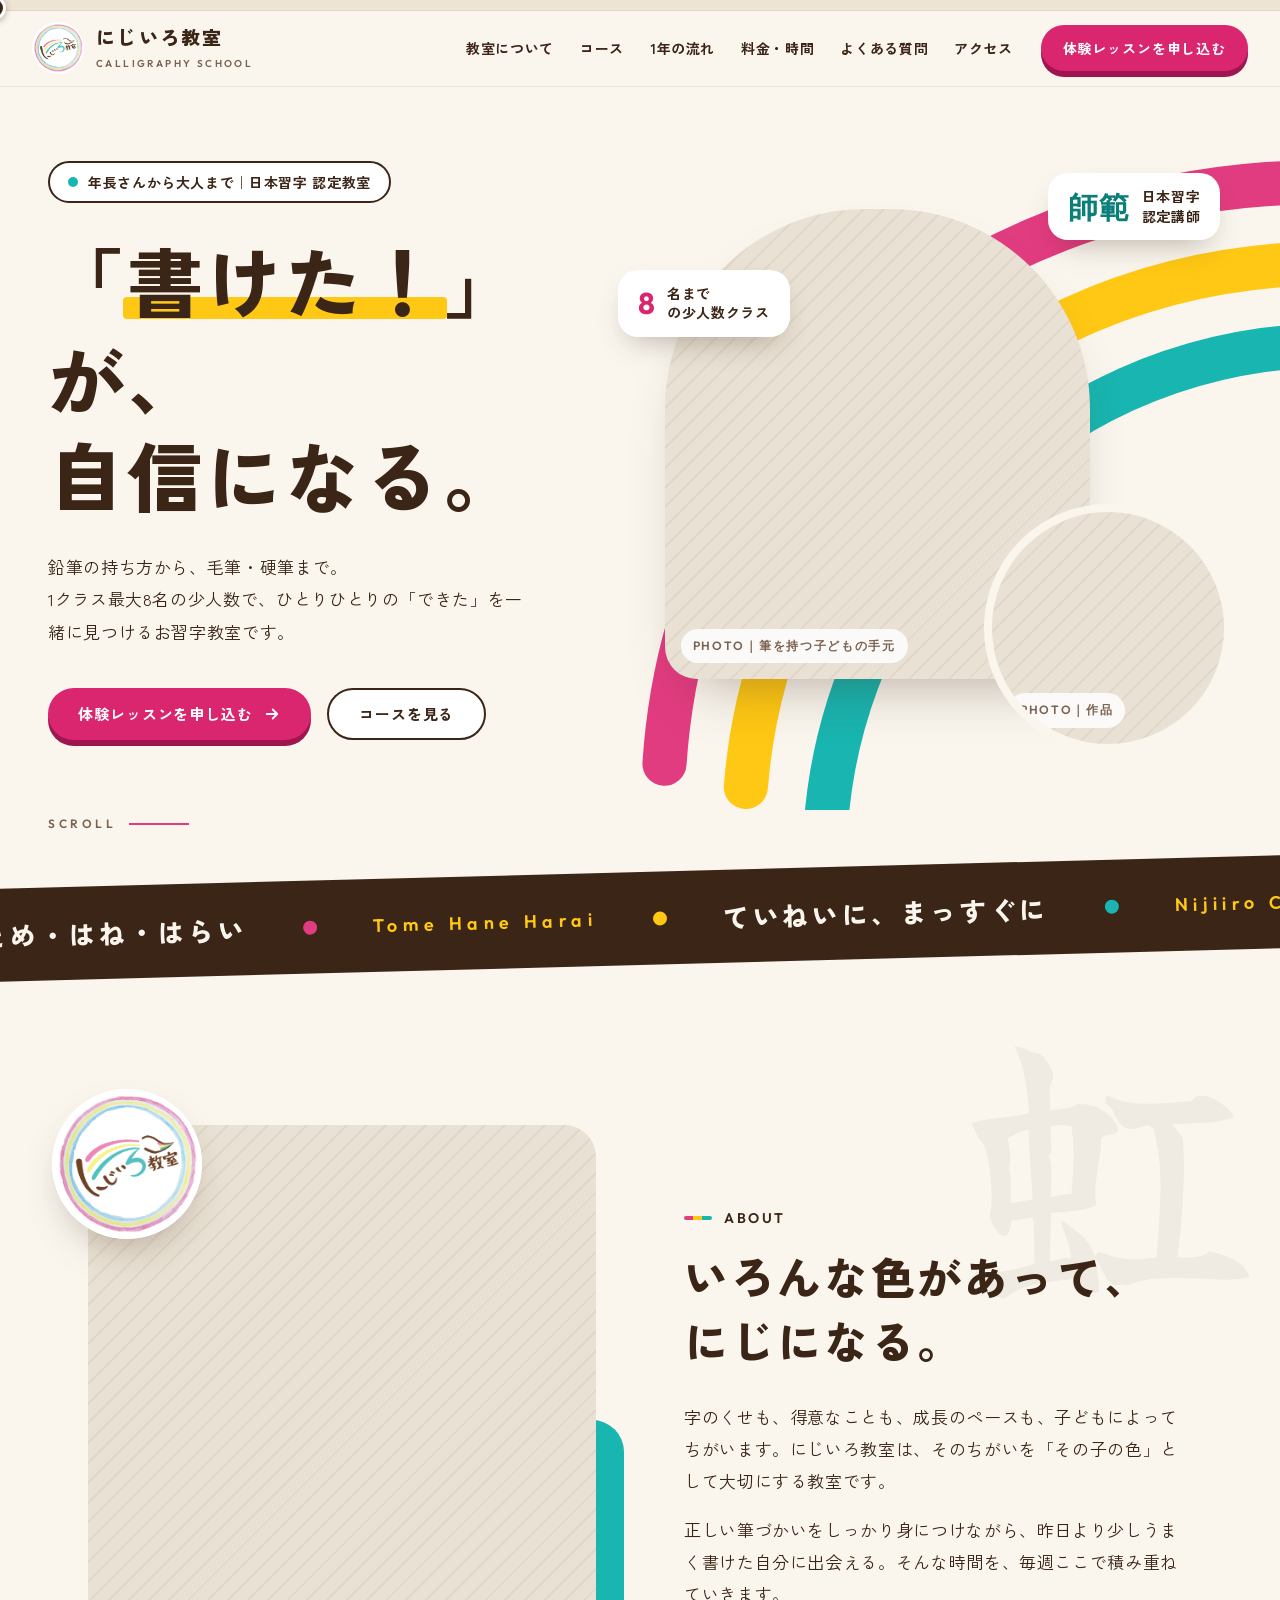
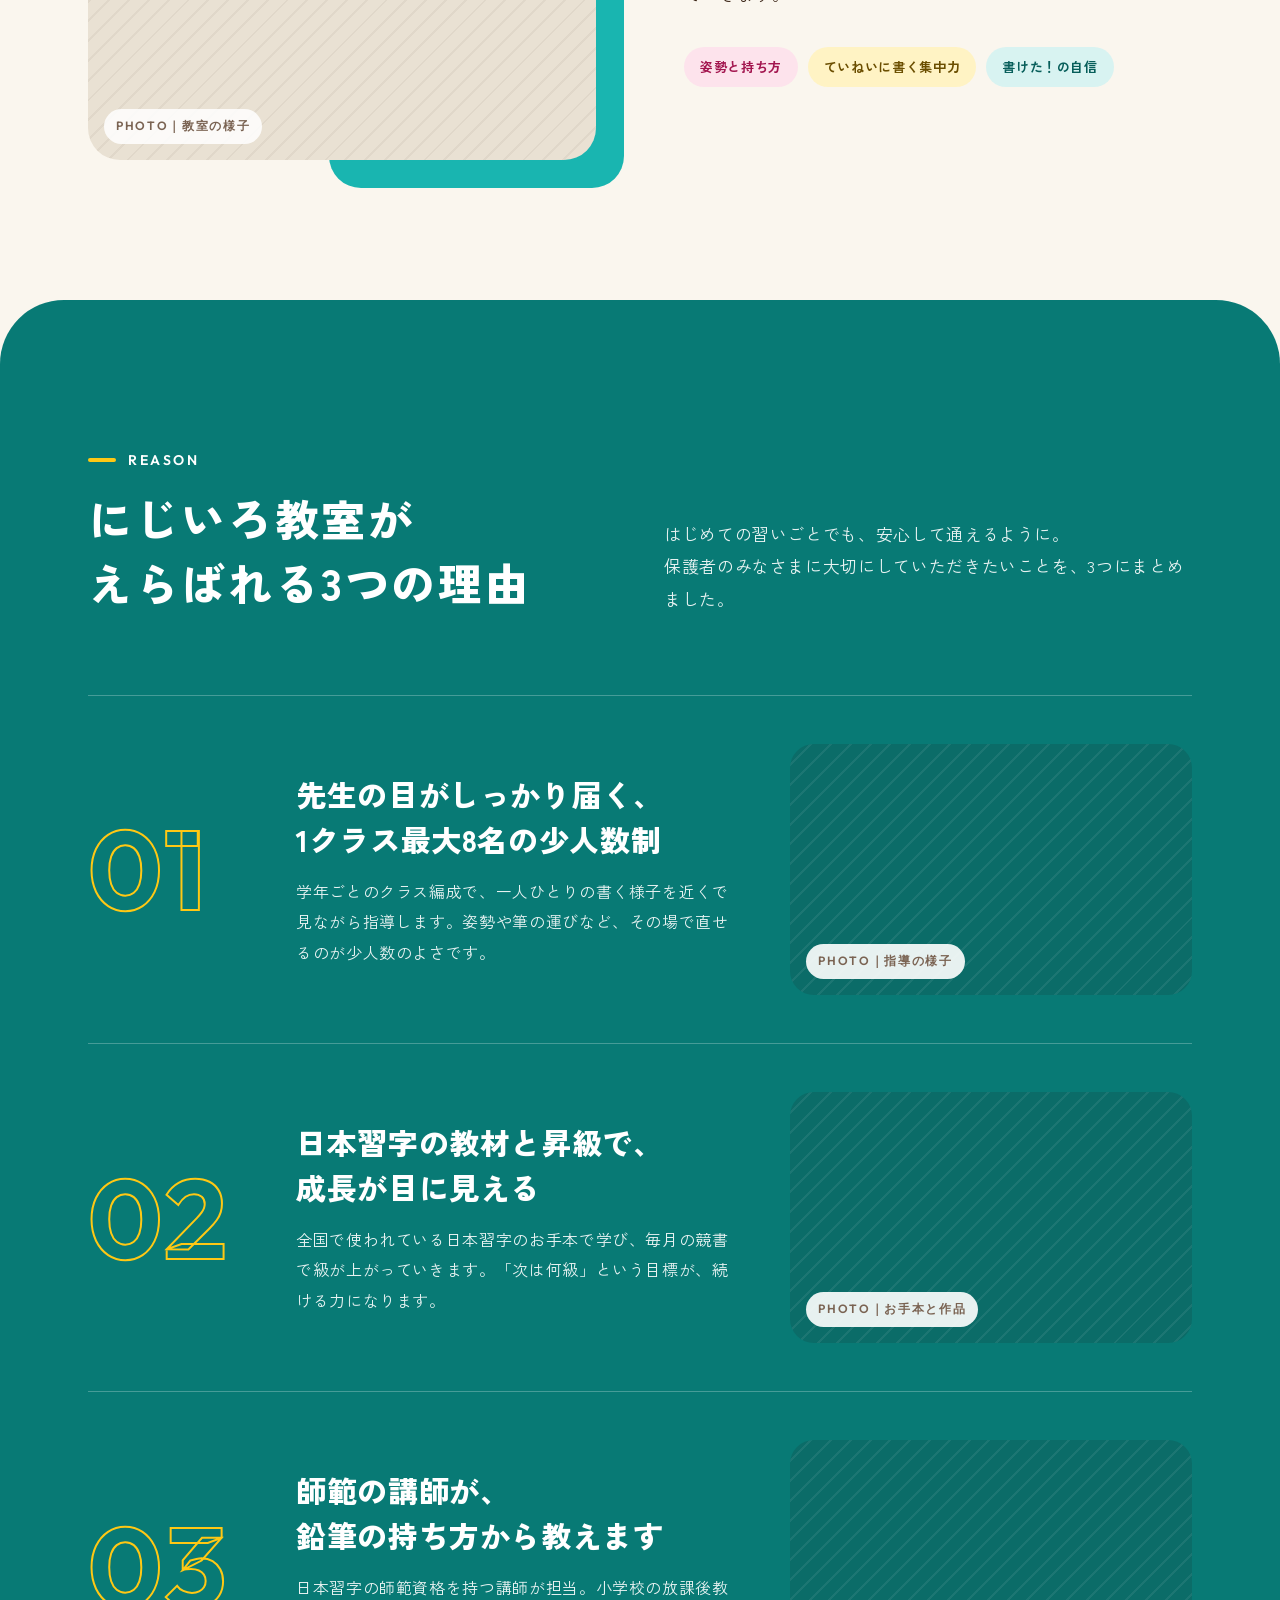
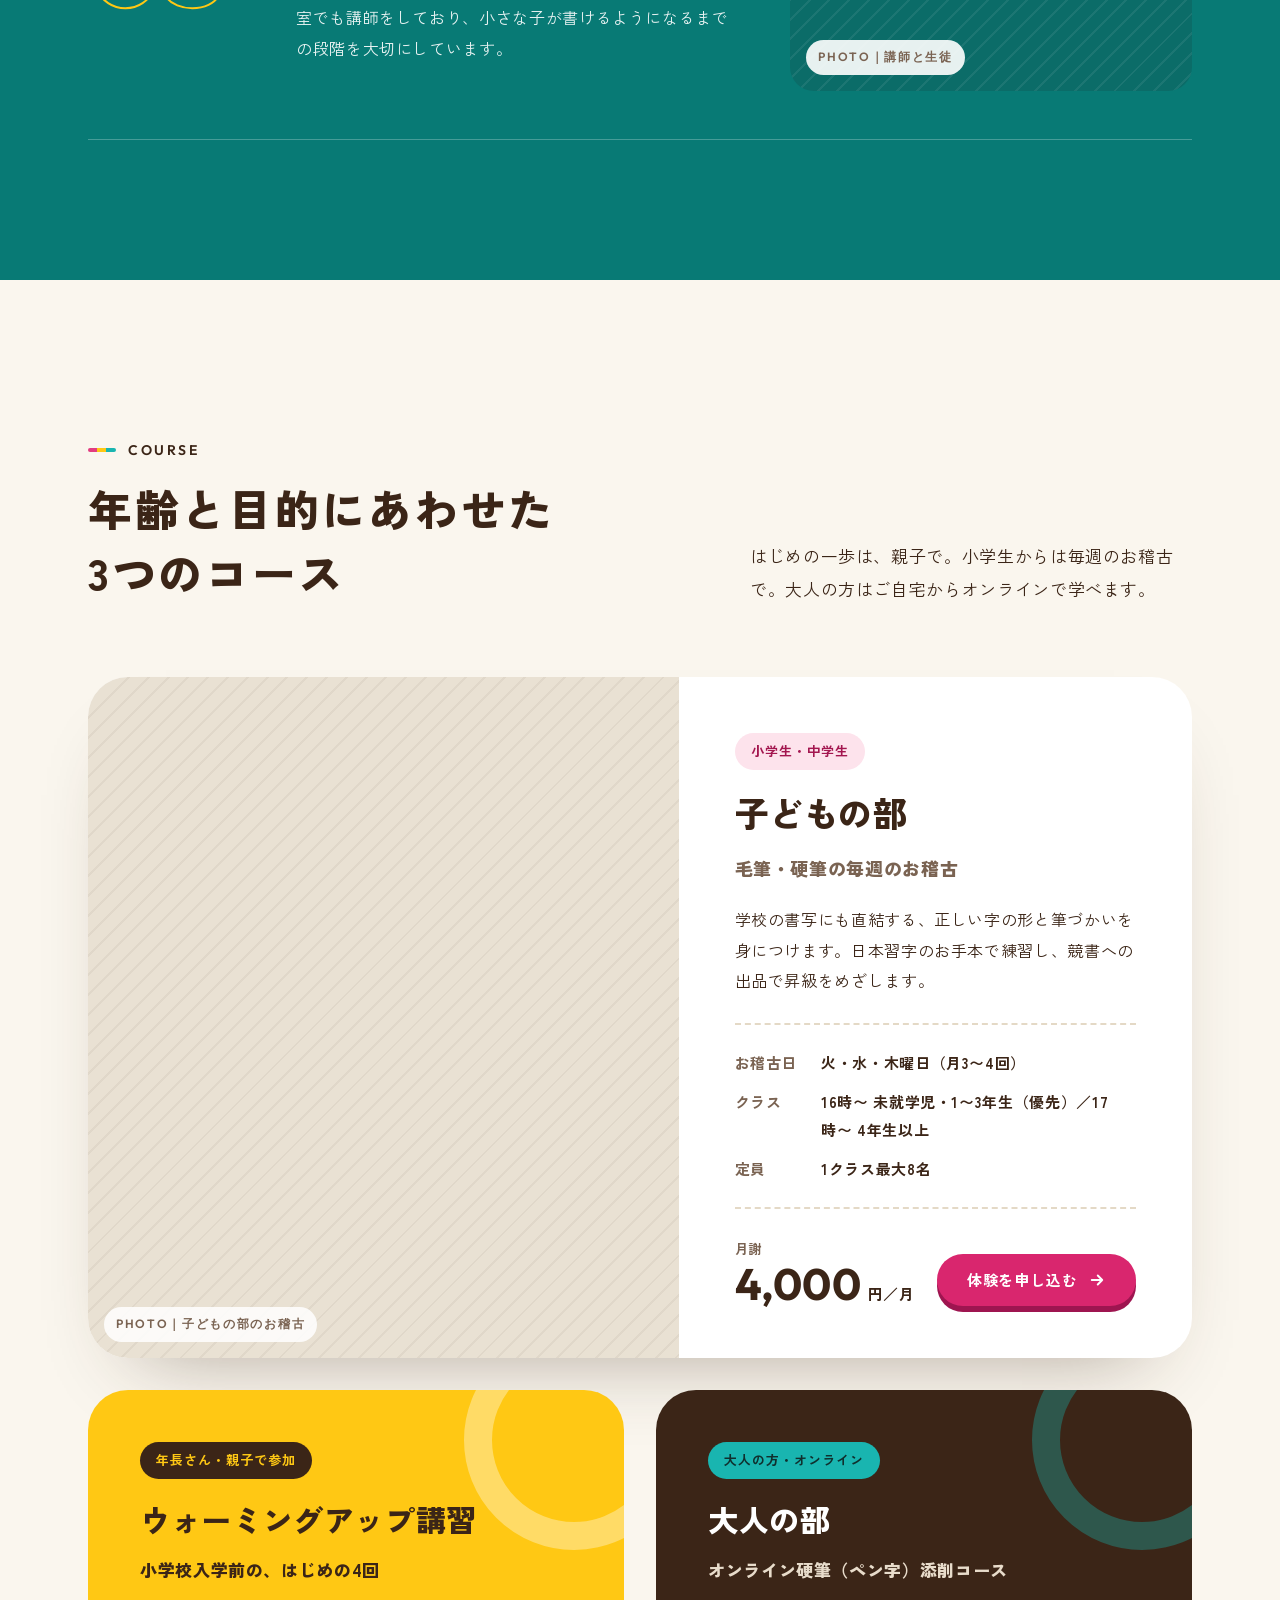
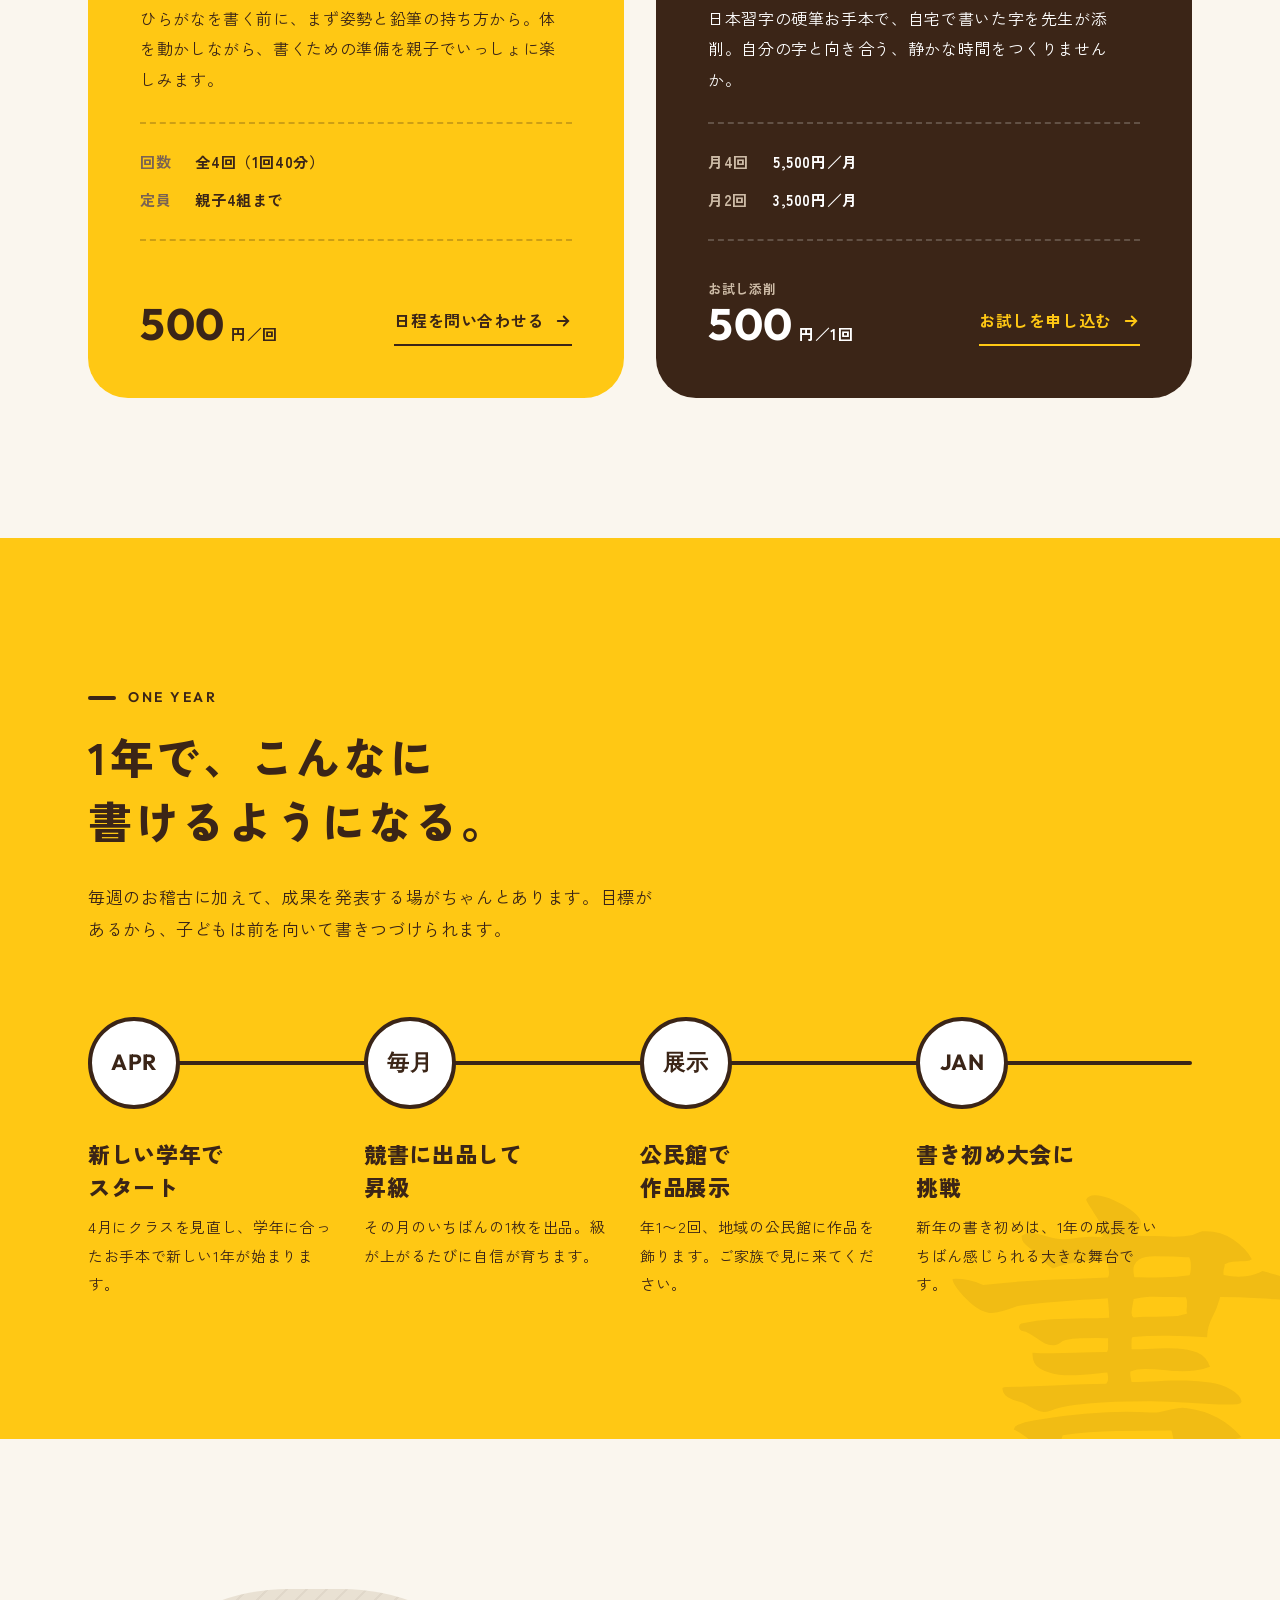
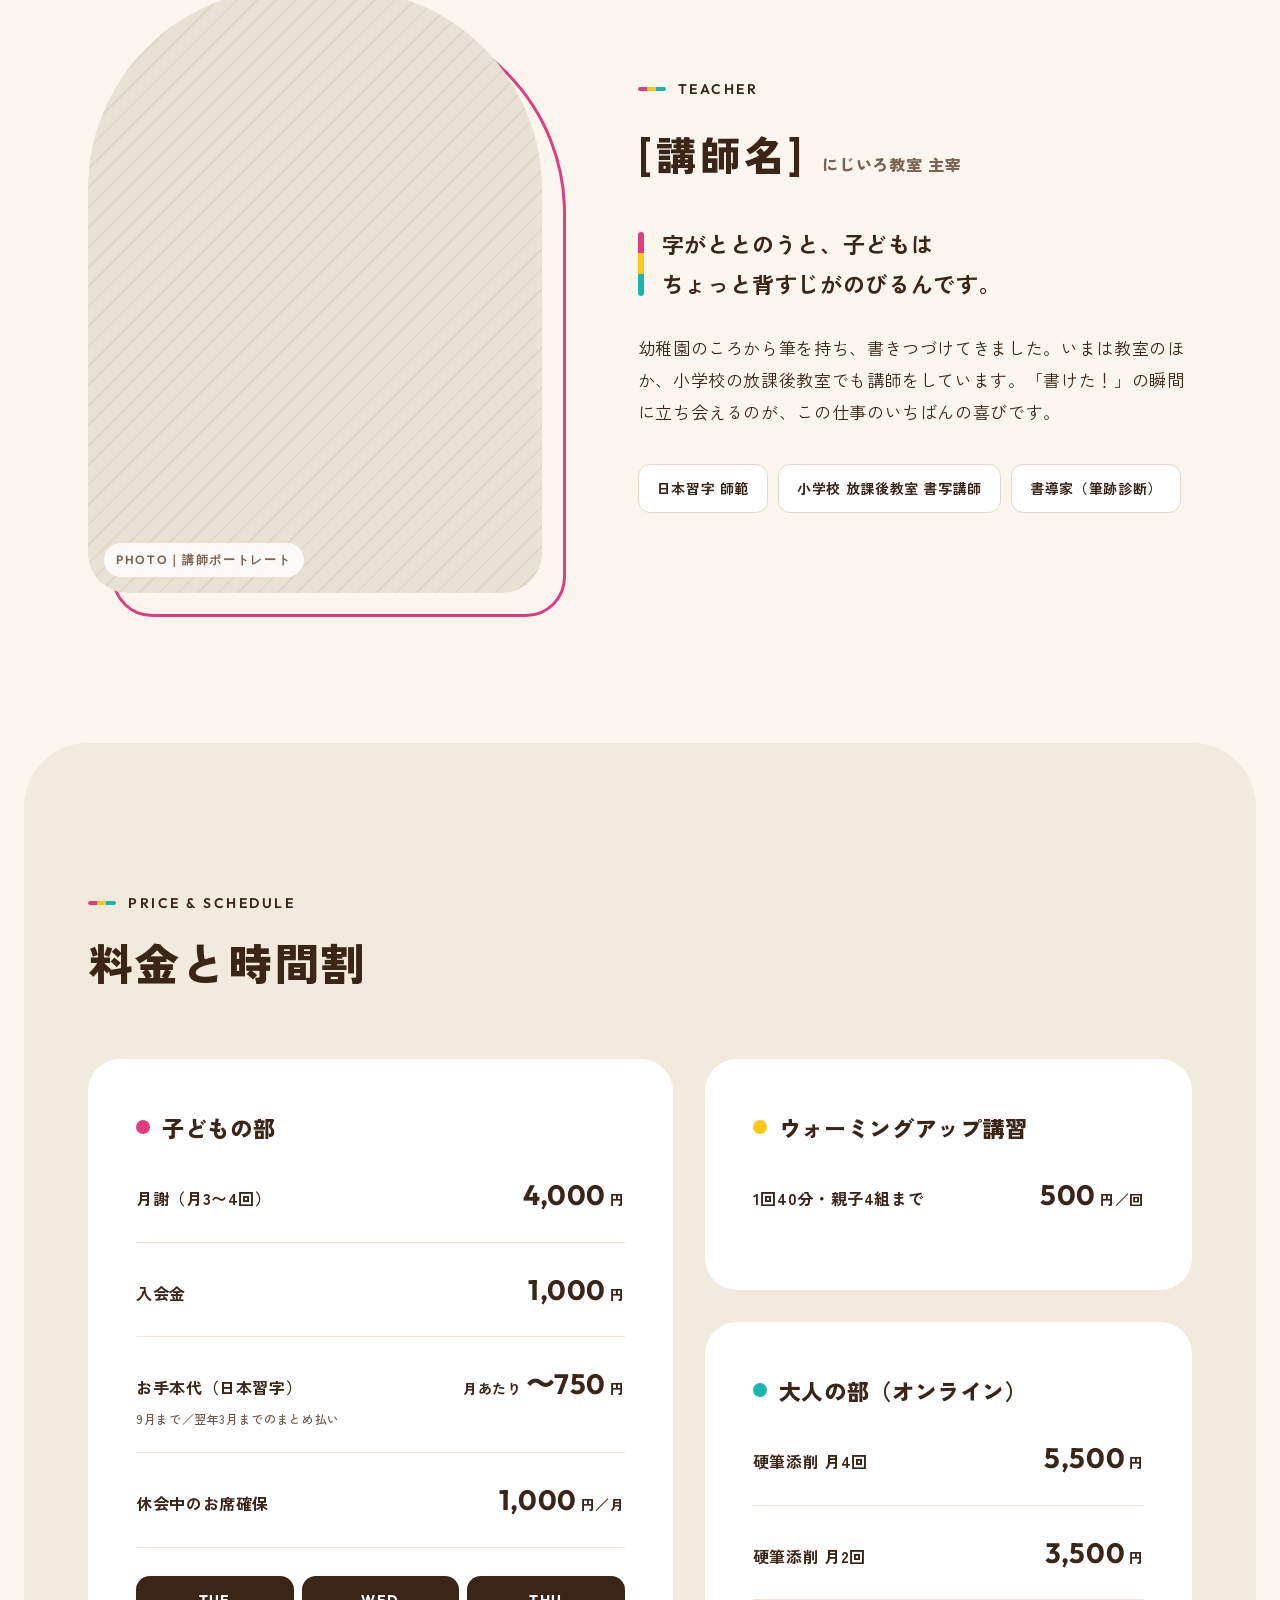
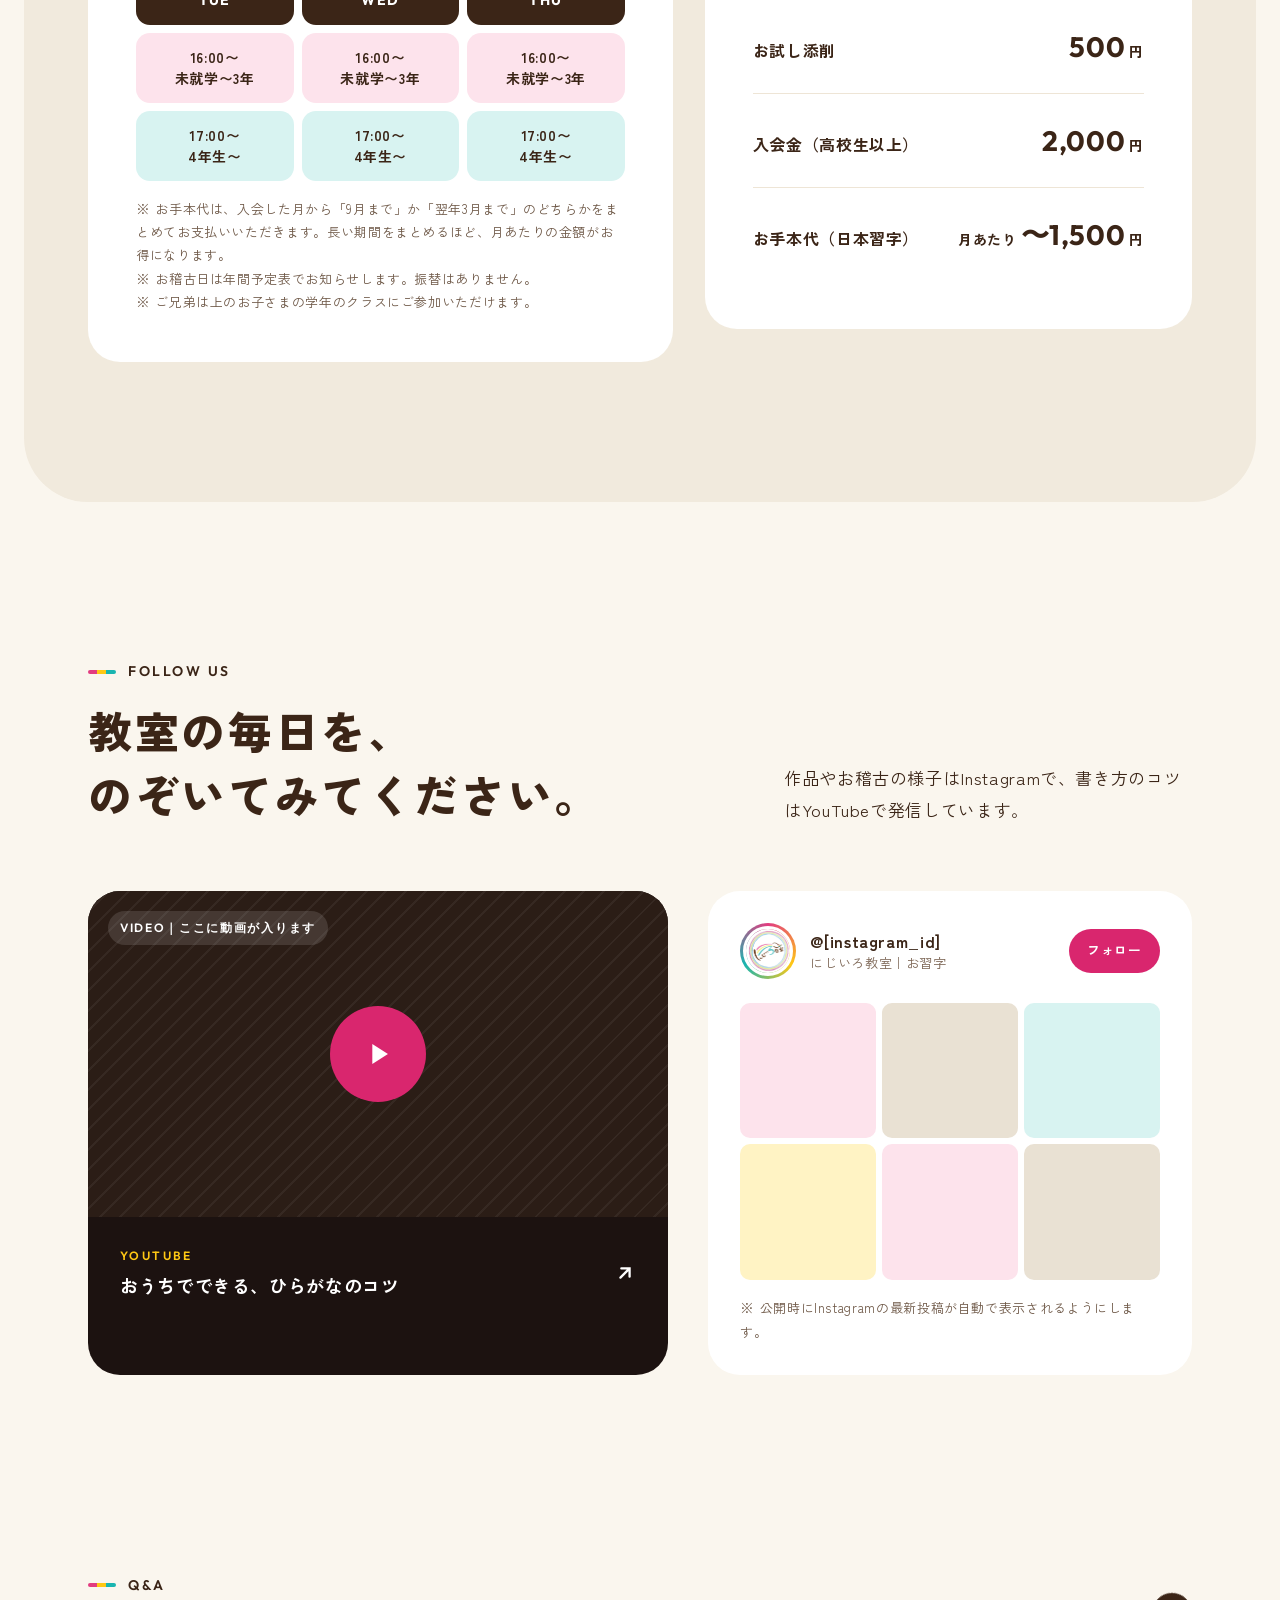
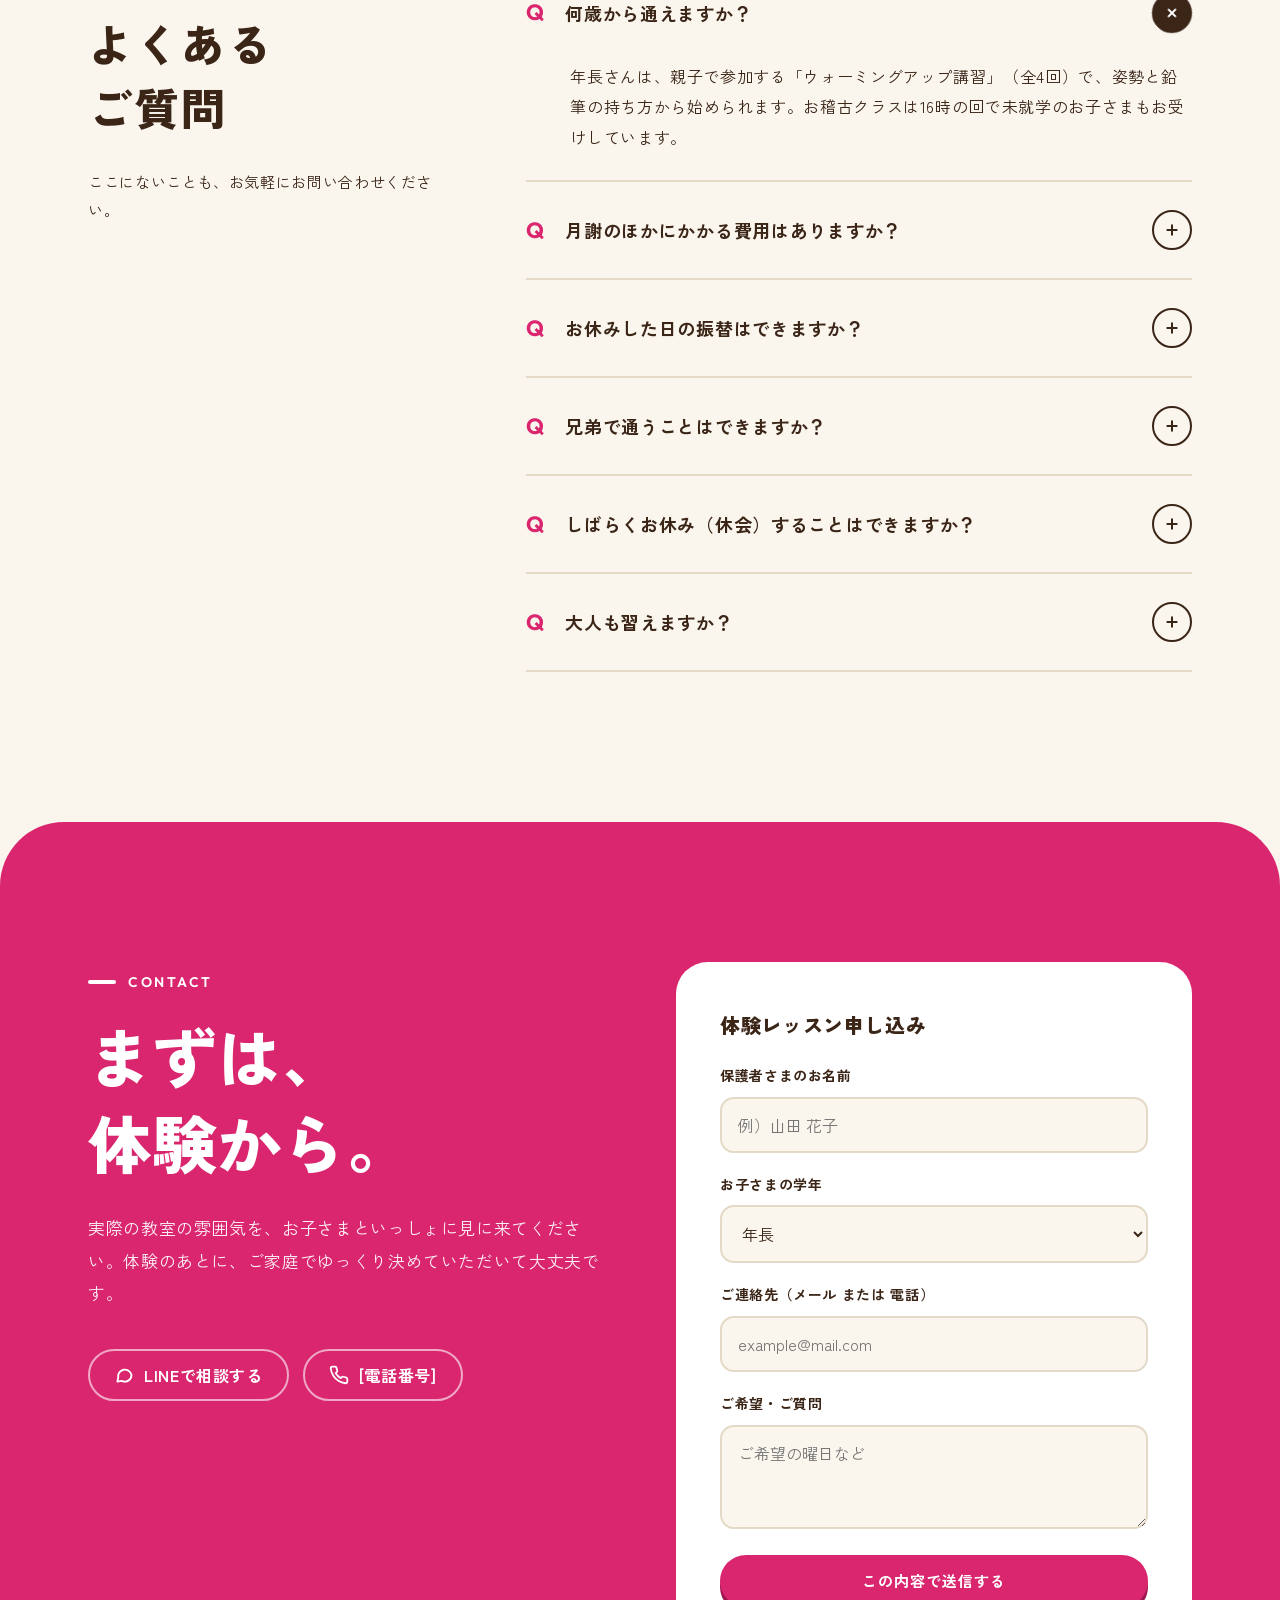
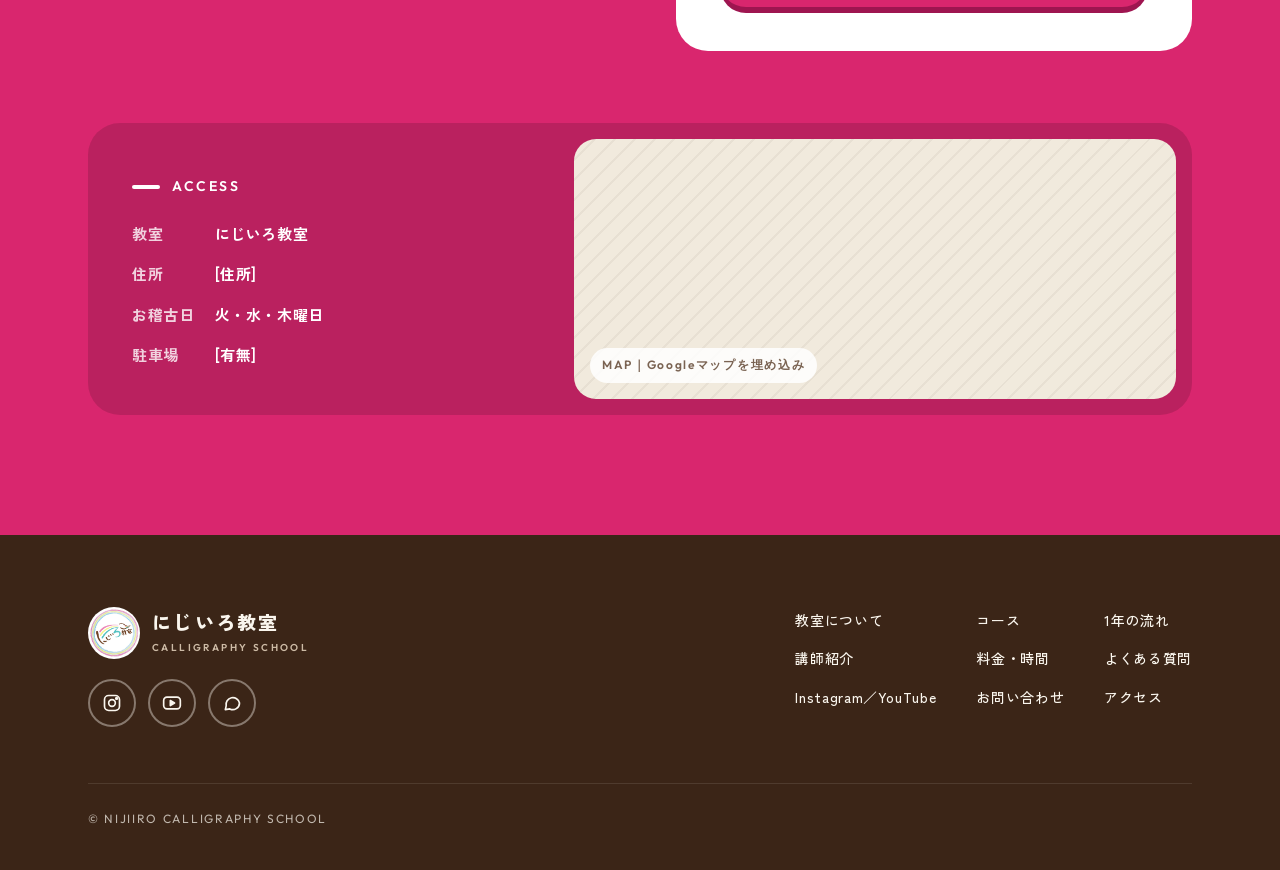
<file: v2/index.html>
<!doctype html>
<html lang="ja">
<head>
<meta charset="utf-8">
<meta name="viewport" content="width=device-width, initial-scale=1">
<title>にじいろ教室｜少人数のお習字教室（試作版v2）</title>
<meta name="robots" content="noindex">
<meta name="description" content="年長さんから大人まで。1クラス最大8名の少人数で、日本習字の教材を使って学ぶお習字教室です。">
<link rel="icon" href="../logo.jpg">

<link rel="preconnect" href="https://fonts.googleapis.com">
<link href="https://fonts.googleapis.com/css2?family=Zen+Kaku+Gothic+New:wght@400;500;700;900&amp;family=Outfit:wght@500;600;700&amp;family=Yuji+Syuku&amp;display=swap" rel="stylesheet">
<style>
body{margin:0;background:#FAF6EE}
*{box-sizing:border-box}
a{color:#C21F62}a:hover{color:#8E1446}
.site{container-type:inline-size;container-name:site;font-family:"Zen Kaku Gothic New",system-ui,sans-serif;color:#3B2517;background:#FAF6EE;line-height:1.9;letter-spacing:.04em;overflow-x:clip}
.wrap{max-width:1200px;margin:0 auto;padding:0 48px}
.en{font-family:"Outfit",sans-serif;font-weight:600;letter-spacing:.18em;text-transform:uppercase;font-size:14px;display:inline-flex;align-items:center;gap:12px}
.en::before{content:"";width:28px;height:4px;border-radius:4px;background:linear-gradient(90deg,#E23C80 0 33%,#FFC814 33% 66%,#19B5B0 66%)}
.h2{font-size:44px;line-height:1.45;font-weight:900;margin:14px 0 0;letter-spacing:.06em}
.lead{font-size:17px;margin:28px 0 0;max-width:34em}
/* header */
.hd{position:sticky;top:0;z-index:20;background:rgba(250,246,238,.92);backdrop-filter:blur(10px);border-bottom:1px solid rgba(59,37,23,.08)}
.hd-in{max-width:1320px;margin:0 auto;padding:12px 32px;display:flex;align-items:center;gap:28px}
.brand{display:flex;align-items:center;gap:12px;text-decoration:none;color:#3B2517}
.brand img{width:52px;height:52px;border-radius:50%;object-fit:cover}
.brand b{font-size:19px;font-weight:900;letter-spacing:.12em;line-height:1.2}
.brand small{display:block;font-family:"Outfit";font-size:10px;letter-spacing:.24em;color:#7A6352;font-weight:600}
.nav{display:flex;gap:26px;margin-left:auto}
.nav a{color:#3B2517;text-decoration:none;font-size:14px;font-weight:700;position:relative;padding:6px 0}
.nav a::after{content:"";position:absolute;left:0;right:0;bottom:0;height:3px;border-radius:3px;background:#E23C80;transform:scaleX(0);transform-origin:left;transition:transform .3s}
.nav a:hover::after{transform:scaleX(1)}
.btn{display:inline-flex;align-items:center;justify-content:center;gap:10px;min-height:52px;padding:0 30px;border-radius:999px;font-weight:700;font-size:15px;text-decoration:none;transition:transform .25s,box-shadow .25s,background .25s;border:0;cursor:pointer;font-family:inherit;letter-spacing:.06em}
.btn svg{transition:transform .25s}
.btn:hover svg{transform:translateX(4px)}
.btn-p{background:#D9266E;color:#fff;box-shadow:0 6px 0 #9E1550}
.btn-p:hover{color:#fff;transform:translateY(2px);box-shadow:0 4px 0 #9E1550}
.btn-o{background:#fff;color:#3B2517;border:2px solid #3B2517}
.btn-o:hover{background:#3B2517;color:#fff}
.btn-y{background:#FFC814;color:#3B2517;box-shadow:0 6px 0 #C99A00}
.btn-y:hover{color:#3B2517;transform:translateY(2px);box-shadow:0 4px 0 #C99A00}
.hd .btn{min-height:46px;padding:0 22px;font-size:14px}
.burger{display:none;width:48px;height:48px;border-radius:50%;border:2px solid #3B2517;background:#fff;align-items:center;justify-content:center;cursor:pointer;margin-left:auto}
.drawer{background:#3B2517;color:#fff;padding:24px 32px 32px;display:flex;flex-direction:column;gap:4px}
.drawer a{color:#fff;text-decoration:none;font-weight:700;font-size:17px;padding:12px 0;border-bottom:1px solid rgba(255,255,255,.15)}
/* hero */
.hero{position:relative;padding:72px 0 120px}
.hero-grid{max-width:1320px;margin:0 auto;padding:0 48px;display:grid;grid-template-columns:minmax(0,1fr) minmax(0,1.1fr);gap:56px;align-items:center}
.kicker{display:inline-flex;align-items:center;gap:10px;background:#fff;border:2px solid #3B2517;border-radius:999px;padding:6px 18px;font-size:14px;font-weight:700}
.dot{width:10px;height:10px;border-radius:50%;background:#19B5B0}
.h1{font-size:76px;line-height:1.28;font-weight:900;margin:28px 0 0;letter-spacing:.04em}
.h1 .m{position:relative;display:inline-block;z-index:0}
.h1 .m::after{content:"";position:absolute;left:-4px;right:-4px;bottom:10px;height:22px;background:#FFC814;z-index:-1;border-radius:4px;transform:scaleX(0);transform-origin:left;animation:mark 1s .6s cubic-bezier(.7,0,.2,1) forwards}
@keyframes mark{to{transform:scaleX(1)}}
.hero-p{font-size:17px;margin:28px 0 0;max-width:28em}
.hero-cta{display:flex;flex-wrap:wrap;gap:16px;margin-top:40px}
.hero-vis{position:relative;aspect-ratio:1/1.02}
.arcs{position:absolute;inset:-6% -14% auto auto;width:118%;z-index:0}
.arcs path{stroke-dasharray:1400;stroke-dashoffset:1400;animation:draw 1.6s cubic-bezier(.6,0,.2,1) forwards}
.arcs path:nth-child(2){animation-delay:.15s}.arcs path:nth-child(3){animation-delay:.3s}
@keyframes draw{to{stroke-dashoffset:0}}
.ph{position:relative;overflow:hidden;background:#E9E1D3;background-image:repeating-linear-gradient(135deg,rgba(59,37,23,.05) 0 2px,transparent 2px 14px);display:flex;align-items:flex-end;justify-content:flex-start}
.ph span{font-family:"Outfit";font-size:12px;letter-spacing:.14em;font-weight:600;color:#7A6352;background:rgba(255,255,255,.85);padding:6px 12px;border-radius:999px;margin:16px}
.ph img{position:absolute;inset:0;width:100%;height:100%;object-fit:cover}
.hero-ph1{position:absolute;left:4%;top:10%;width:72%;height:78%;border-radius:200px 200px 32px 32px;z-index:1;box-shadow:0 30px 60px -30px rgba(59,37,23,.4)}
.hero-ph2{position:absolute;right:0;bottom:0;width:42%;aspect-ratio:1;border-radius:50%;z-index:2;border:8px solid #FAF6EE}
.badge{position:absolute;z-index:3;background:#fff;border-radius:20px;padding:14px 20px;box-shadow:0 14px 30px -12px rgba(59,37,23,.35);display:flex;align-items:center;gap:12px;font-weight:700;font-size:14px;line-height:1.4;animation:float 5s ease-in-out infinite}
.badge b{font-family:"Outfit";font-size:30px;line-height:1;color:#D9266E}
.badge.b2{animation-delay:-2.5s}
.badge.b2 b{color:#0A7E79}
@keyframes float{50%{transform:translateY(-10px)}}
.scroll-cue{position:absolute;left:48px;bottom:36px;font-family:"Outfit";font-size:12px;letter-spacing:.3em;font-weight:600;display:flex;align-items:center;gap:12px;color:#7A6352}
.scroll-cue i{width:60px;height:2px;background:#3B2517;position:relative;overflow:hidden;display:block}
.scroll-cue i::after{content:"";position:absolute;inset:0;background:#E23C80;animation:cue 2s infinite}
@keyframes cue{from{transform:translateX(-100%)}to{transform:translateX(100%)}}
/* ticker */
.ticker{background:#3B2517;color:#FAF6EE;overflow:hidden;padding:22px 0;transform:rotate(-1.5deg);margin:0 -20px;position:relative;z-index:2}
.ticker-in{display:flex;gap:56px;width:max-content;animation:tick 38s linear infinite;font-size:26px;font-weight:900;letter-spacing:.14em;white-space:nowrap;align-items:center}
.ticker-in em{font-style:normal;font-family:"Outfit";font-weight:600;font-size:18px;letter-spacing:.3em;color:#FFC814}
.ticker-in i{width:14px;height:14px;border-radius:50%;display:block}
@keyframes tick{to{transform:translateX(-50%)}}
/* about */
.about{padding:160px 0 140px;position:relative}
.about-grid{display:grid;grid-template-columns:minmax(0,1fr) minmax(0,1fr);gap:88px;align-items:center}
.about-vis{position:relative}
.about-ph{aspect-ratio:4/5;border-radius:32px}
.about-block{position:absolute;right:-28px;bottom:-28px;width:58%;height:58%;border-radius:32px;background:#19B5B0;z-index:-1}
.about-logo{position:absolute;left:-36px;top:-36px;width:150px;height:150px;border-radius:50%;background:#fff;box-shadow:0 18px 40px -16px rgba(59,37,23,.35);overflow:hidden}
.about-logo img{width:100%;height:100%;object-fit:cover}
.bigkanji{position:absolute;right:2%;top:40px;font-family:"Yuji Syuku",serif;font-size:300px;line-height:1;color:rgba(59,37,23,.05);pointer-events:none}
.colors{display:flex;gap:10px;margin-top:36px;flex-wrap:wrap}
.colors span{font-size:13px;font-weight:700;padding:8px 16px;border-radius:999px}
/* reason */
.reason{background:#087A75;color:#fff;padding:140px 0;position:relative;border-radius:64px 64px 0 0}
.reason .en::before{background:#FFC814}
.reason-head{display:grid;grid-template-columns:minmax(0,1fr) minmax(0,1fr);gap:48px;align-items:end}
.rlist{margin-top:80px;display:flex;flex-direction:column}
.ritem{display:grid;grid-template-columns:160px minmax(0,1fr) minmax(0,.9fr);gap:48px;align-items:center;padding:48px 0;border-top:1px solid rgba(255,255,255,.25);transition:background .3s}
.ritem:last-child{border-bottom:1px solid rgba(255,255,255,.25)}
.rnum{font-family:"Outfit";font-weight:700;font-size:112px;line-height:1;color:transparent;-webkit-text-stroke:2px #FFC814}
.ritem h3{font-size:30px;line-height:1.5;margin:0;font-weight:900}
.ritem p{margin:0;font-size:16px;color:rgba(255,255,255,.9)}
.rph{aspect-ratio:16/10;border-radius:24px;background-color:#0B6C68;background-image:repeating-linear-gradient(135deg,rgba(255,255,255,.07) 0 2px,transparent 2px 14px)}
.rph span{background:rgba(255,255,255,.9)}
/* course */
.course{padding:150px 0 140px}
.course-head{display:flex;justify-content:space-between;align-items:flex-end;gap:40px;flex-wrap:wrap}
.cfeat{margin-top:72px;display:grid;grid-template-columns:minmax(0,1.15fr) minmax(0,1fr);background:#fff;border-radius:40px;overflow:hidden;box-shadow:0 40px 80px -50px rgba(59,37,23,.45)}
.cfeat .ph{min-height:520px}
.cbody{padding:56px 56px 52px;display:flex;flex-direction:column}
.tag{display:inline-flex;align-self:flex-start;font-size:13px;font-weight:700;padding:6px 16px;border-radius:999px;letter-spacing:.08em}
.cbody h3{font-size:34px;line-height:1.45;font-weight:900;margin:18px 0 0}
.cbody p{margin:18px 0 0;font-size:16px}
.spec{margin:28px 0 0;display:grid;grid-template-columns:auto 1fr;gap:10px 24px;font-size:15px;padding:24px 0;border-top:2px dashed #E4D9C6;border-bottom:2px dashed #E4D9C6}
.spec dt{font-weight:700;color:#7A6352}
.spec dd{margin:0;font-weight:700}
.price{font-family:"Outfit";font-size:44px;font-weight:700;line-height:1}
.price small{font-family:"Zen Kaku Gothic New";font-size:15px;font-weight:700;margin-left:6px}
.csub{margin-top:32px;display:grid;grid-template-columns:minmax(0,1fr) minmax(0,1fr);gap:32px}
.ccard{border-radius:40px;padding:52px;position:relative;overflow:hidden;display:flex;flex-direction:column;transition:transform .35s}
.ccard:hover{transform:translateY(-6px)}
.ccard h3{font-size:30px;line-height:1.5;font-weight:900;margin:18px 0 0}
.ccard p{margin:16px 0 0;font-size:16px}
.ccard .row{display:flex;align-items:flex-end;justify-content:space-between;gap:20px;margin-top:auto;padding-top:36px;flex-wrap:wrap}
.cy{background:#FFC814;color:#3B2517}
.cb{background:#3B2517;color:#fff}
.circ{position:absolute;right:-60px;top:-60px;width:220px;height:220px;border-radius:50%;border:28px solid rgba(255,255,255,.35)}
.cb .circ{border-color:rgba(25,181,176,.35)}
.link{font-weight:700;text-decoration:none;display:inline-flex;align-items:center;gap:10px;border-bottom:2px solid currentColor;padding-bottom:4px;min-height:44px}
/* year */
.year{background:#FFC814;padding:140px 0;position:relative;overflow:hidden}
.year .en::before{background:#3B2517}
.yrow{margin-top:72px;display:grid;grid-template-columns:repeat(4,minmax(0,1fr));gap:0;position:relative}
.yrow::before{content:"";position:absolute;left:0;right:0;top:44px;height:4px;background:#3B2517;border-radius:4px}
.ystep{padding-right:32px;position:relative}
.ymark{width:92px;height:92px;border-radius:50%;background:#fff;border:4px solid #3B2517;display:flex;align-items:center;justify-content:center;font-family:"Outfit";font-weight:700;font-size:22px;position:relative;z-index:1;transition:transform .3s}
.ystep:hover .ymark{transform:scale(1.08) rotate(-6deg)}
.ystep h3{font-size:22px;font-weight:900;margin:28px 0 0;line-height:1.5}
.ystep p{font-size:15px;margin:10px 0 0}
.yk{position:absolute;right:-30px;bottom:-80px;font-family:"Yuji Syuku",serif;font-size:360px;line-height:1;color:rgba(59,37,23,.07);pointer-events:none}
/* teacher */
.teacher{padding:150px 0}
.tgrid{display:grid;grid-template-columns:minmax(0,.9fr) minmax(0,1.1fr);gap:96px;align-items:center}
.tph{aspect-ratio:3/4;border-radius:200px 200px 40px 40px}
.tframe{position:relative}
.tframe::before{content:"";position:absolute;inset:24px -24px -24px 24px;border-radius:200px 200px 40px 40px;border:3px solid #E23C80;z-index:-1}
.tname{font-size:40px;font-weight:900;margin:14px 0 0;letter-spacing:.1em}
.tname small{font-size:16px;margin-left:16px;color:#7A6352;letter-spacing:.06em}
.quote{font-size:22px;line-height:1.8;font-weight:700;margin:32px 0 0;padding-left:24px;border-left:0;position:relative}
.quote::before{content:"";position:absolute;left:0;top:8px;bottom:8px;width:6px;border-radius:6px;background:linear-gradient(#E23C80 0 33%,#FFC814 33% 66%,#19B5B0 66%)}
.creds{list-style:none;padding:0;margin:36px 0 0;display:flex;flex-wrap:wrap;gap:10px}
.creds li{font-size:14px;font-weight:700;padding:10px 18px;border-radius:12px;background:#fff;border:1px solid #E4D9C6}
/* price */
.price-sec{background:#F1EADD;padding:140px 0;border-radius:64px}
.ptable{margin-top:64px;display:grid;grid-template-columns:minmax(0,1.2fr) minmax(0,1fr);gap:32px}
.pbox{background:#fff;border-radius:32px;padding:48px}
.pbox h3{font-size:22px;font-weight:900;margin:0;display:flex;align-items:center;gap:12px}
.pbox h3 i{width:14px;height:14px;border-radius:50%;display:block}
.prow{display:flex;justify-content:space-between;align-items:baseline;gap:16px;padding:20px 0;border-bottom:1px solid #EEE5D6;font-weight:700;flex-wrap:wrap}
.prow:last-of-type{border-bottom:0}
.prow .v{font-family:"Outfit";font-size:28px;font-weight:700}
.prow .v small{font-family:"Zen Kaku Gothic New";font-size:14px;margin-left:4px}
.note{font-size:13px;color:#6E5847;margin:16px 0 0;line-height:1.8}
.sched{margin-top:28px;display:grid;grid-template-columns:repeat(3,minmax(0,1fr));gap:8px;text-align:center;font-weight:700}
.sched div{padding:14px 6px;border-radius:14px;font-size:14px;line-height:1.5}
.sched .d{background:#3B2517;color:#fff;font-family:"Outfit";letter-spacing:.1em}
.sched .s1{background:#FDE3EC}
.sched .s2{background:#D8F3F1}
/* sns */
.sns{padding:150px 0;position:relative}
.sns-grid{margin-top:64px;display:grid;grid-template-columns:minmax(0,1.2fr) minmax(0,1fr);gap:40px;align-items:stretch}
.yt{border-radius:32px;overflow:hidden;background:#1C1210;color:#fff;display:flex;flex-direction:column;text-decoration:none}
.yt:hover{color:#fff}
.yt-vid{position:relative;aspect-ratio:16/9;background:#2B1D16;background-image:repeating-linear-gradient(135deg,rgba(255,255,255,.05) 0 2px,transparent 2px 14px);display:flex;align-items:center;justify-content:center}
.play{width:96px;height:96px;border-radius:50%;background:#D9266E;display:flex;align-items:center;justify-content:center;transition:transform .3s}
.yt:hover .play{transform:scale(1.1)}
.yt-meta{padding:28px 32px;display:flex;justify-content:space-between;align-items:center;gap:16px}
.yt-meta b{font-size:18px}
.ig{background:#fff;border-radius:32px;padding:32px;display:flex;flex-direction:column}
.ig-top{display:flex;align-items:center;gap:14px}
.ig-av{width:56px;height:56px;border-radius:50%;padding:3px;background:conic-gradient(#E23C80,#FFC814,#19B5B0,#E23C80)}
.ig-av img{width:100%;height:100%;border-radius:50%;border:3px solid #fff;object-fit:cover;display:block}
.ig-tiles{margin-top:24px;display:grid;grid-template-columns:repeat(3,minmax(0,1fr));gap:6px}
.ig-tiles a{aspect-ratio:1;border-radius:10px;display:block;transition:opacity .25s,transform .25s}
.ig-tiles a:hover{opacity:.8;transform:scale(.97)}
/* faq */
.faq{padding:40px 0 150px}
.fgrid{display:grid;grid-template-columns:minmax(0,.7fr) minmax(0,1.3fr);gap:80px;align-items:start}
.fitem{border-bottom:2px solid #E4D9C6}
.fq{width:100%;background:none;border:0;padding:28px 0;display:flex;align-items:center;gap:20px;text-align:left;font-family:inherit;font-size:18px;font-weight:700;color:#3B2517;cursor:pointer;letter-spacing:.04em;line-height:1.6}
.fq:hover{color:#C21F62}
.fq .q{font-family:"Outfit";font-weight:700;font-size:22px;color:#D9266E;flex:none}
.fq .pm{margin-left:auto;flex:none;width:40px;height:40px;border-radius:50%;border:2px solid #3B2517;display:flex;align-items:center;justify-content:center;transition:transform .3s}
.fq .pm.on{transform:rotate(45deg);background:#3B2517}
.fa{padding:0 0 28px 44px;font-size:16px;margin:0}
/* contact */
.contact{background:#D9266E;color:#fff;padding:140px 0 120px;border-radius:64px 64px 0 0;position:relative;overflow:hidden}
.contact .en::before{background:#fff}
.cgrid{display:grid;grid-template-columns:minmax(0,1fr) minmax(0,1fr);gap:72px;align-items:start}
.bigcta{font-size:64px;line-height:1.35;font-weight:900;margin:16px 0 0}
.form{background:#fff;color:#3B2517;border-radius:32px;padding:44px;display:flex;flex-direction:column;gap:18px}
.form label{font-size:14px;font-weight:700;display:flex;flex-direction:column;gap:8px}
.form input,.form select,.form textarea{font-family:inherit;font-size:16px;padding:14px 16px;border-radius:14px;border:2px solid #E4D9C6;background:#FAF6EE;color:#3B2517;min-height:52px}
.form input:focus,.form select:focus,.form textarea:focus{outline:none;border-color:#19B5B0}
.form .btn{width:100%;margin-top:8px}
.alt{display:flex;flex-wrap:wrap;gap:14px;margin-top:40px}
.alt a{display:inline-flex;align-items:center;gap:10px;color:#fff;text-decoration:none;font-weight:700;border:2px solid rgba(255,255,255,.6);border-radius:999px;padding:0 24px;min-height:52px;transition:background .25s}
.alt a:hover{background:rgba(255,255,255,.15);color:#fff}
.access{margin-top:72px;display:grid;grid-template-columns:minmax(0,1fr) minmax(0,1.4fr);gap:40px;align-items:stretch;background:rgba(0,0,0,.14);border-radius:32px;padding:16px}
.access .info{padding:28px}
.access dl{margin:0;display:grid;grid-template-columns:auto 1fr;gap:12px 20px;font-size:15px}
.access dt{font-weight:700;opacity:.8}.access dd{margin:0;font-weight:700}
.map{border-radius:22px;min-height:260px;background-color:#F1EADD}
/* footer */
.ft{background:#3B2517;color:#FAF6EE;padding:72px 0 40px}
.ft-grid{display:flex;justify-content:space-between;gap:40px;flex-wrap:wrap;align-items:flex-start}
.ft nav{display:grid;grid-template-columns:repeat(3,auto);gap:12px 40px}
.ft nav a{color:#FAF6EE;text-decoration:none;font-size:14px;font-weight:500}
.ft nav a:hover{color:#FFC814}
.soc{display:flex;gap:12px;margin-top:20px}
.soc a{width:48px;height:48px;border-radius:50%;border:2px solid rgba(250,246,238,.4);display:flex;align-items:center;justify-content:center;color:#FAF6EE;transition:background .25s}
.soc a:hover{background:#D9266E;border-color:#D9266E;color:#fff}
.copy{margin-top:56px;padding-top:24px;border-top:1px solid rgba(250,246,238,.15);font-family:"Outfit";font-size:12px;letter-spacing:.14em;opacity:.7}
/* scroll reveal */
@supports (animation-timeline: view()){
.rv{animation:rv both cubic-bezier(.2,.7,.2,1);animation-timeline:view();animation-range:entry 0% entry 40%}
@keyframes rv{from{opacity:0;transform:translateY(48px)}to{opacity:1;transform:none}}
}
/* responsive (container) */
@container site (max-width: 1080px){
.nav{display:none}
.burger{display:flex}
.hd .btn-p{display:none}
.h1{font-size:60px}
.ritem{grid-template-columns:110px minmax(0,1fr);gap:24px 32px}
.ritem .rph{grid-column:2}
.rnum{font-size:80px}
}
@container site (min-width: 1081px){.drawer{display:none}}
@container site (max-width: 760px){
.wrap{padding:0 22px}
.hd-in{padding:10px 18px;gap:14px}
.brand img{width:44px;height:44px}
.brand b{font-size:16px}
.hd .btn-p{display:none}
.hero{padding:36px 0 96px}
.hero-grid{grid-template-columns:1fr;padding:0 22px;gap:40px}
.h1{font-size:42px;margin-top:20px}
.h1 .m::after{height:14px;bottom:6px}
.hero-p{font-size:15px}
.hero-cta .btn{width:100%}
.hero-vis{order:-1;margin:0 8px}
.badge{padding:10px 14px;font-size:12px}
.badge b{font-size:22px}
.scroll-cue{display:none}
.ticker-in{font-size:18px;gap:32px}
.h2{font-size:30px}
.lead{font-size:15px}
.about{padding:96px 0 88px}
.about-grid,.reason-head,.tgrid,.fgrid,.cgrid,.ptable,.sns-grid,.access,.csub,.cfeat{grid-template-columns:1fr;gap:40px}
.about-logo{width:100px;height:100px;left:-10px;top:-24px}
.about-block{right:-12px;bottom:-12px}
.bigkanji{font-size:180px}
.reason,.course,.year,.teacher,.price-sec,.sns,.contact{padding:96px 0}
.reason,.contact{border-radius:36px 36px 0 0}
.price-sec{border-radius:36px}
.rlist{margin-top:48px}
.ritem{grid-template-columns:1fr;gap:16px;padding:36px 0}
.ritem .rph{grid-column:auto}
.rnum{font-size:64px}
.ritem h3{font-size:22px}
.cfeat{margin-top:48px;border-radius:28px;gap:0}
.cfeat .ph{min-height:240px}
.cbody,.ccard{padding:32px 26px}
.cbody h3,.ccard h3{font-size:24px}
.ccard{border-radius:28px}
.price{font-size:36px}
.yrow{grid-template-columns:1fr;gap:28px;margin-top:48px}
.yrow::before{left:44px;right:auto;top:0;bottom:0;width:4px;height:auto}
.ystep{display:grid;grid-template-columns:92px 1fr;gap:4px 20px;padding:0}
.ystep h3{margin:6px 0 0;font-size:19px}
.ystep p{grid-column:2}
.ymark{grid-row:span 2}
.yk{font-size:200px}
.tframe{margin:0 18px}
.tname{font-size:30px}
.quote{font-size:18px}
.pbox{padding:30px 24px;border-radius:24px}
.prow .v{font-size:24px}
.faq{padding:24px 0 96px}
.fq{font-size:16px;padding:22px 0}
.fa{padding-left:0}
.bigcta{font-size:40px}
.form{padding:28px 22px;border-radius:24px}
.access{padding:10px;border-radius:24px}
.access .info{padding:18px}
.ft nav{grid-template-columns:repeat(2,auto)}
}
</style>
<style>
.fq{list-style:none}.fq::-webkit-details-marker{display:none}
.fq .pm{color:#3B2517}
details[open] .fq .pm{transform:rotate(45deg);background:#3B2517;color:#fff}
.drawer[hidden]{display:none!important}
html{scroll-behavior:smooth;scroll-padding-top:90px}
</style>
<style>
/* v2: 読み進める工夫 */
.prog{position:fixed;left:0;top:0;height:10px;width:100%;z-index:100;pointer-events:none;background:#EDE4D3;box-shadow:0 1px 0 rgba(59,37,23,.15)}
.prog i{display:block;position:relative;height:100%;width:0;background:linear-gradient(90deg,#E23C80 0 33.3%,#FFC814 33.3% 66.6%,#19B5B0 66.6%);background-size:100vw 100%;border-radius:0 10px 10px 0;transition:width .15s linear}
.prog i::after{content:"";position:absolute;right:-6px;top:50%;width:18px;height:18px;margin-top:-9px;border-radius:50%;background:#3B2517;border:3px solid #fff;box-shadow:0 2px 6px rgba(59,37,23,.35)}
.prog b{position:absolute;right:12px;top:14px;font:700 11px/1 "Outfit",sans-serif;letter-spacing:.1em;color:#fff;background:#3B2517;padding:5px 9px;border-radius:999px;opacity:0;transition:opacity .3s}
.prog.on b{opacity:1}
.hd{top:10px}
.ei{position:fixed;right:24px;bottom:24px;z-index:90;width:210px;background:#fff;border-radius:28px;padding:18px 18px 20px;box-shadow:0 24px 50px -20px rgba(59,37,23,.45);border:2px solid #3B2517;text-align:center;font-family:"Zen Kaku Gothic New",sans-serif;color:#3B2517;transition:transform .4s,opacity .4s}
.ei.hide{opacity:0;transform:translateY(30px);pointer-events:none}
.ei-svg{width:120px;height:120px;display:block;margin:0 auto;background:
 linear-gradient(#F1E7D6,#F1E7D6) 50% 0/1px 100% no-repeat,linear-gradient(#F1E7D6,#F1E7D6) 0 50%/100% 1px no-repeat,#FBF8F1;border-radius:12px}
.ei-svg .g{stroke:#EDE4D3}
.ei-svg .s{stroke:#3B2517;stroke-dasharray:1;stroke-dashoffset:1}
.ei-t{font-size:13px;font-weight:700;margin-top:10px;line-height:1.5}
.ei-n{font-family:"Outfit",sans-serif;font-weight:700;color:#D9266E}
.ei-done{display:none}
.ei.done .ei-on{display:none}
.ei.done .ei-done{display:block}
.ei.done{border-color:#D9266E;animation:pop .6s}
@keyframes pop{40%{transform:scale(1.08)}}
.ei .btn{min-height:44px;padding:0 16px;font-size:13px;margin-top:10px;width:100%;box-shadow:0 4px 0 #9E1550}
.mbar{display:none}
@media (max-width:760px){
 .prog b{display:none}
 .prog{height:8px}
 .hd{top:8px}
 .ei{display:none}
 .mbar{display:flex;position:fixed;left:10px;right:10px;bottom:10px;z-index:90;background:#3B2517;color:#fff;border-radius:20px;padding:8px 8px 8px 10px;align-items:center;gap:10px;box-shadow:0 16px 30px -12px rgba(0,0,0,.45);transition:transform .4s}
 .mbar.hide{transform:translateY(130%)}
 .mbar svg{width:46px;height:46px;flex:none;background:#FBF8F1;border-radius:10px}
 .mbar .s{stroke:#3B2517;stroke-dasharray:1;stroke-dashoffset:1}
 .mbar .g{stroke:#EDE4D3}
 .mbar-t{font-size:12px;font-weight:700;line-height:1.4;flex:1}
 .mbar-t b{color:#FFC814;font-family:"Outfit"}
 .mbar .btn{min-height:46px;padding:0 16px;font-size:13px;box-shadow:none;flex:none}
 .ft{padding-bottom:110px}
}
</style>
</head>
<body>
<div class="site">

<header class="hd">
  <div class="hd-in">
    <a class="brand" href="#top">
      <img src="../logo.jpg" alt="にじいろ教室 ロゴ">
      <span><b>にじいろ教室</b><small>CALLIGRAPHY SCHOOL</small></span>
    </a>
    <nav class="nav" aria-label="メインメニュー">
      <a href="#about">教室について</a>
      <a href="#course">コース</a>
      <a href="#year">1年の流れ</a>
      <a href="#price">料金・時間</a>
      <a href="#faq">よくある質問</a>
      <a href="#contact">アクセス</a>
    </nav>
    <a class="btn btn-p" href="#contact">体験レッスンを申し込む</a>
    <button class="burger" type="button" aria-label="メニューを開く" aria-expanded="false" id="burger"><svg width="20" height="20" viewBox="0 0 24 24" fill="none" stroke="#3B2517" stroke-width="2.5" stroke-linecap="round" aria-hidden="true"><path d="M4 7h16M4 12h16M4 17h10"></path></svg></button>
  </div>
  
    <nav class="drawer" id="drawer" hidden aria-label="スマートフォン用メニュー">
      <a href="#about">教室について</a>
      <a href="#course">コース</a>
      <a href="#year">1年の流れ</a>
      <a href="#price">料金・時間</a>
      <a href="#faq">よくある質問</a>
      <a href="#contact">アクセス・お問い合わせ</a>
      <a class="btn btn-y" href="#contact" style="margin-top: 20px; border: 0; padding: 0 30px">体験レッスンを申し込む</a>
    </nav>
  
</header>

<!-- HERO -->
<section class="hero" id="top">
  <div class="hero-grid">
    <div>
      <span class="kicker"><i class="dot"></i>年長さんから大人まで｜日本習字 認定教室</span>
      <h1 class="h1">「<span class="m">書けた！</span>」が、<br>自信になる。</h1>
      <p class="hero-p">鉛筆の持ち方から、毛筆・硬筆まで。<br>1クラス最大8名の少人数で、ひとりひとりの「できた」を一緒に見つけるお習字教室です。</p>
      <div class="hero-cta">
        <a class="btn btn-p" href="#contact">体験レッスンを申し込む<svg width="18" height="18" viewBox="0 0 24 24" fill="none" stroke="currentColor" stroke-width="2.5" stroke-linecap="round" stroke-linejoin="round" aria-hidden="true"><path d="M5 12h14M13 6l6 6-6 6"></path></svg></a>
        <a class="btn btn-o" href="#course">コースを見る</a>
      </div>
    </div>
    <div class="hero-vis">
      <svg class="arcs" viewBox="0 0 600 600" fill="none" aria-hidden="true">
        <path d="M40 560 C 60 260, 300 70, 580 60" stroke="#E23C80" stroke-width="38" stroke-linecap="round"></path>
        <path d="M110 580 C 130 330, 330 140, 590 130" stroke="#FFC814" stroke-width="38" stroke-linecap="round"></path>
        <path d="M180 600 C 200 400, 360 210, 600 200" stroke="#19B5B0" stroke-width="38" stroke-linecap="round"></path>
      </svg>
      <div class="ph hero-ph1"><span>PHOTO｜筆を持つ子どもの手元</span></div>
      <div class="ph hero-ph2"><span>PHOTO｜作品</span></div>
      <div class="badge" style="left: -4%; top: 20%"><b>8</b>名まで<br>の少人数クラス</div>
      <div class="badge b2" style="right: 2%; top: 4%"><b>師範</b>日本習字<br>認定講師</div>
    </div>
  </div>
  <div class="scroll-cue">SCROLL<i></i></div>
</section>

<div class="ticker" aria-hidden="true">
  <div class="ticker-in">
    <span>とめ・はね・はらい</span><i style="background: #E23C80"></i><em>Tome Hane Harai</em><i style="background: #FFC814"></i>
    <span>ていねいに、まっすぐに</span><i style="background: #19B5B0"></i><em>Nijiiro Calligraphy</em><i style="background: #E23C80"></i>
    <span>とめ・はね・はらい</span><i style="background: #FFC814"></i><em>Tome Hane Harai</em><i style="background: #19B5B0"></i>
    <span>ていねいに、まっすぐに</span><i style="background: #E23C80"></i><em>Nijiiro Calligraphy</em><i style="background: #FFC814"></i>
  </div>
</div>

<!-- ABOUT -->
<section class="about" id="about">
  <div class="bigkanji" aria-hidden="true">虹</div>
  <div class="wrap about-grid">
    <div class="about-vis rv">
      <div class="ph about-ph"><span>PHOTO｜教室の様子</span></div>
      <div class="about-block"></div>
      <div class="about-logo"><img src="../logo.jpg" alt="にじいろ教室 ロゴ"></div>
    </div>
    <div class="rv">
      <span class="en">About</span>
      <h2 class="h2">いろんな色があって、<br>にじになる。</h2>
      <p class="lead">字のくせも、得意なことも、成長のペースも、子どもによってちがいます。にじいろ教室は、そのちがいを「その子の色」として大切にする教室です。</p>
      <p class="lead" style="margin-top: 16px">正しい筆づかいをしっかり身につけながら、昨日より少しうまく書けた自分に出会える。そんな時間を、毎週ここで積み重ねていきます。</p>
      <div class="colors">
        <span style="background: #FDE3EC; color: #A3164F">姿勢と持ち方</span>
        <span style="background: #FFF3C4; color: #6B4E00">ていねいに書く集中力</span>
        <span style="background: #D8F3F1; color: #075E5A">書けた！の自信</span>
      </div>
    </div>
  </div>
</section>

<!-- REASON -->
<section class="reason" id="reason">
  <div class="wrap">
    <div class="reason-head rv">
      <div>
        <span class="en">Reason</span>
        <h2 class="h2">にじいろ教室が<br>えらばれる3つの理由</h2>
      </div>
      <p class="lead" style="color: rgba(255,255,255,.9); margin: 0">はじめての習いごとでも、安心して通えるように。<br>保護者のみなさまに大切にしていただきたいことを、3つにまとめました。</p>
    </div>
    <div class="rlist">
      <div class="ritem rv">
        <div class="rnum">01</div>
        <div>
          <h3>先生の目がしっかり届く、<br>1クラス最大8名の少人数制</h3>
          <p style="margin-top: 14px">学年ごとのクラス編成で、一人ひとりの書く様子を近くで見ながら指導します。姿勢や筆の運びなど、その場で直せるのが少人数のよさです。</p>
        </div>
        <div class="ph rph"><span>PHOTO｜指導の様子</span></div>
      </div>
      <div class="ritem rv">
        <div class="rnum">02</div>
        <div>
          <h3>日本習字の教材と昇級で、<br>成長が目に見える</h3>
          <p style="margin-top: 14px">全国で使われている日本習字のお手本で学び、毎月の競書で級が上がっていきます。「次は何級」という目標が、続ける力になります。</p>
        </div>
        <div class="ph rph"><span>PHOTO｜お手本と作品</span></div>
      </div>
      <div class="ritem rv">
        <div class="rnum">03</div>
        <div>
          <h3>師範の講師が、<br>鉛筆の持ち方から教えます</h3>
          <p style="margin-top: 14px">日本習字の師範資格を持つ講師が担当。小学校の放課後教室でも講師をしており、小さな子が書けるようになるまでの段階を大切にしています。</p>
        </div>
        <div class="ph rph"><span>PHOTO｜講師と生徒</span></div>
      </div>
    </div>
  </div>
</section>

<!-- COURSE -->
<section class="course" id="course">
  <div class="wrap">
    <div class="course-head rv">
      <div>
        <span class="en">Course</span>
        <h2 class="h2">年齢と目的にあわせた<br>3つのコース</h2>
      </div>
      <p class="lead" style="margin: 0; max-width: 26em">はじめの一歩は、親子で。小学生からは毎週のお稽古で。大人の方はご自宅からオンラインで学べます。</p>
    </div>

    <article class="cfeat rv">
      <div class="ph"><span>PHOTO｜子どもの部のお稽古</span></div>
      <div class="cbody">
        <span class="tag" style="background: #FDE3EC; color: #A3164F">小学生・中学生</span>
        <h3>子どもの部<br><span style="font-size: 18px; color: #7A6352">毛筆・硬筆の毎週のお稽古</span></h3>
        <p>学校の書写にも直結する、正しい字の形と筆づかいを身につけます。日本習字のお手本で練習し、競書への出品で昇級をめざします。</p>
        <dl class="spec">
          <dt>お稽古日</dt><dd>火・水・木曜日（月3〜4回）</dd>
          <dt>クラス</dt><dd>16時〜 未就学児・1〜3年生（優先）／17時〜 4年生以上</dd>
          <dt>定員</dt><dd>1クラス最大8名</dd>
        </dl>
        <div style="display: flex; align-items: flex-end; justify-content: space-between; gap: 20px; margin-top: 28px; flex-wrap: wrap">
          <div><div style="font-size: 13px; font-weight: 700; color: #7A6352">月謝</div><div class="price">4,000<small>円／月</small></div></div>
          <a class="btn btn-p" href="#contact">体験を申し込む<svg width="18" height="18" viewBox="0 0 24 24" fill="none" stroke="currentColor" stroke-width="2.5" stroke-linecap="round" stroke-linejoin="round" aria-hidden="true"><path d="M5 12h14M13 6l6 6-6 6"></path></svg></a>
        </div>
      </div>
    </article>

    <div class="csub">
      <article class="ccard cy rv">
        <div class="circ"></div>
        <span class="tag" style="background: #3B2517; color: #FFC814">年長さん・親子で参加</span>
        <h3>ウォーミングアップ講習<br><span style="font-size: 17px">小学校入学前の、はじめの4回</span></h3>
        <p>ひらがなを書く前に、まず姿勢と鉛筆の持ち方から。体を動かしながら、書くための準備を親子でいっしょに楽しみます。</p>
        <dl class="spec" style="border-color: rgba(59,37,23,.25)">
          <dt>回数</dt><dd>全4回（1回40分）</dd>
          <dt>定員</dt><dd>親子4組まで</dd>
        </dl>
        <div class="row">
          <div class="price">500<small>円／回</small></div>
          <a class="link" href="#contact" style="color: #3B2517">日程を問い合わせる<svg width="18" height="18" viewBox="0 0 24 24" fill="none" stroke="currentColor" stroke-width="2.5" stroke-linecap="round" aria-hidden="true"><path d="M5 12h14M13 6l6 6-6 6"></path></svg></a>
        </div>
      </article>
      <article class="ccard cb rv">
        <div class="circ"></div>
        <span class="tag" style="background: #19B5B0; color: #10302E">大人の方・オンライン</span>
        <h3>大人の部<br><span style="font-size: 17px; color: #E8DCCB">オンライン硬筆（ペン字）添削コース</span></h3>
        <p>日本習字の硬筆お手本で、自宅で書いた字を先生が添削。自分の字と向き合う、静かな時間をつくりませんか。</p>
        <dl class="spec" style="border-color: rgba(255,255,255,.2)">
          <dt style="color: #CDBBA6">月4回</dt><dd>5,500円／月</dd>
          <dt style="color: #CDBBA6">月2回</dt><dd>3,500円／月</dd>
        </dl>
        <div class="row">
          <div><div style="font-size: 13px; font-weight: 700; color: #CDBBA6">お試し添削</div><div class="price">500<small>円／1回</small></div></div>
          <a class="link" href="#contact" style="color: #FFC814">お試しを申し込む<svg width="18" height="18" viewBox="0 0 24 24" fill="none" stroke="currentColor" stroke-width="2.5" stroke-linecap="round" aria-hidden="true"><path d="M5 12h14M13 6l6 6-6 6"></path></svg></a>
        </div>
      </article>
    </div>
  </div>
</section>

<!-- YEAR -->
<section class="year" id="year">
  <div class="yk" aria-hidden="true">書</div>
  <div class="wrap">
    <div class="rv">
      <span class="en">One Year</span>
      <h2 class="h2">1年で、こんなに<br>書けるようになる。</h2>
      <p class="lead">毎週のお稽古に加えて、成果を発表する場がちゃんとあります。目標があるから、子どもは前を向いて書きつづけられます。</p>
    </div>
    <div class="yrow">
      <div class="ystep rv"><div class="ymark">APR</div><h3>新しい学年で<br>スタート</h3><p>4月にクラスを見直し、学年に合ったお手本で新しい1年が始まります。</p></div>
      <div class="ystep rv"><div class="ymark">毎月</div><h3>競書に出品して<br>昇級</h3><p>その月のいちばんの1枚を出品。級が上がるたびに自信が育ちます。</p></div>
      <div class="ystep rv"><div class="ymark">展示</div><h3>公民館で<br>作品展示</h3><p>年1〜2回、地域の公民館に作品を飾ります。ご家族で見に来てください。</p></div>
      <div class="ystep rv"><div class="ymark">JAN</div><h3>書き初め大会に<br>挑戦</h3><p>新年の書き初めは、1年の成長をいちばん感じられる大きな舞台です。</p></div>
    </div>
  </div>
</section>

<!-- TEACHER -->
<section class="teacher" id="teacher">
  <div class="wrap tgrid">
    <div class="tframe rv"><div class="ph tph"><span>PHOTO｜講師ポートレート</span></div></div>
    <div class="rv">
      <span class="en">Teacher</span>
      <p class="tname">[講師名]<small>にじいろ教室 主宰</small></p>
      <p class="quote">字がととのうと、子どもは<br>ちょっと背すじがのびるんです。</p>
      <p class="lead">幼稚園のころから筆を持ち、書きつづけてきました。いまは教室のほか、小学校の放課後教室でも講師をしています。「書けた！」の瞬間に立ち会えるのが、この仕事のいちばんの喜びです。</p>
      <ul class="creds">
        <li>日本習字 師範</li>
        <li>小学校 放課後教室 書写講師</li>
        <li>書導家（筆跡診断）</li>
      </ul>
    </div>
  </div>
</section>

<!-- PRICE -->
<section id="price" style="padding: 0 24px">
  <div class="price-sec">
    <div class="wrap">
      <div class="rv">
        <span class="en">Price &amp; Schedule</span>
        <h2 class="h2">料金と時間割</h2>
      </div>
      <div class="ptable">
        <div class="pbox rv">
          <h3><i style="background: #E23C80"></i>子どもの部</h3>
          <div class="prow"><span>月謝（月3〜4回）</span><span class="v">4,000<small>円</small></span></div>
          <div class="prow"><span>入会金</span><span class="v">1,000<small>円</small></span></div>
          <div class="prow"><span>お手本代（日本習字）<br><small style="font-weight:500;font-size:12px;color:#6E5847">9月まで／翌年3月までのまとめ払い</small></span><span class="v"><small style="margin:0 4px 0 0">月あたり</small>〜750<small>円</small></span></div>
          <div class="prow"><span>休会中のお席確保</span><span class="v">1,000<small>円／月</small></span></div>
          <div class="sched" aria-label="時間割">
            <div class="d">TUE</div><div class="d">WED</div><div class="d">THU</div>
            <div class="s1">16:00〜<br>未就学〜3年</div><div class="s1">16:00〜<br>未就学〜3年</div><div class="s1">16:00〜<br>未就学〜3年</div>
            <div class="s2">17:00〜<br>4年生〜</div><div class="s2">17:00〜<br>4年生〜</div><div class="s2">17:00〜<br>4年生〜</div>
          </div>
          <p class="note">※ お手本代は、入会した月から「9月まで」か「翌年3月まで」のどちらかをまとめてお支払いいただきます。長い期間をまとめるほど、月あたりの金額がお得になります。<br>※ お稽古日は年間予定表でお知らせします。振替はありません。<br>※ ご兄弟は上のお子さまの学年のクラスにご参加いただけます。</p>
        </div>
        <div style="display: flex; flex-direction: column; gap: 32px">
          <div class="pbox rv">
            <h3><i style="background: #FFC814"></i>ウォーミングアップ講習</h3>
            <div class="prow"><span>1回40分・親子4組まで</span><span class="v">500<small>円／回</small></span></div>
          </div>
          <div class="pbox rv">
            <h3><i style="background: #19B5B0"></i>大人の部（オンライン）</h3>
            <div class="prow"><span>硬筆添削 月4回</span><span class="v">5,500<small>円</small></span></div>
            <div class="prow"><span>硬筆添削 月2回</span><span class="v">3,500<small>円</small></span></div>
            <div class="prow"><span>お試し添削</span><span class="v">500<small>円</small></span></div>
            <div class="prow"><span>入会金（高校生以上）</span><span class="v">2,000<small>円</small></span></div>
            <div class="prow"><span>お手本代（日本習字）</span><span class="v"><small style="margin:0 4px 0 0">月あたり</small>〜1,500<small>円</small></span></div>
          </div>
        </div>
      </div>
    </div>
  </div>
</section>

<!-- SNS -->
<section class="sns" id="sns">
  <div class="wrap">
    <div class="rv" style="display: flex; justify-content: space-between; align-items: flex-end; gap: 32px; flex-wrap: wrap">
      <div>
        <span class="en">Follow Us</span>
        <h2 class="h2">教室の毎日を、<br>のぞいてみてください。</h2>
      </div>
      <p class="lead" style="margin: 0; max-width: 24em">作品やお稽古の様子はInstagramで、書き方のコツはYouTubeで発信しています。</p>
    </div>
    <div class="sns-grid">
      <a class="yt rv" href="https://www.youtube.com/" aria-label="YouTubeチャンネルを見る">
        <div class="yt-vid">
          <div class="play"><svg width="34" height="34" viewBox="0 0 24 24" fill="#fff" aria-hidden="true"><path d="M8 5v14l11-7z"></path></svg></div>
          <span style="position: absolute; left: 20px; top: 20px; font-family: Outfit; font-size: 12px; letter-spacing: .14em; font-weight: 600; background: rgba(255,255,255,.12); padding: 6px 12px; border-radius: 999px">VIDEO｜ここに動画が入ります</span>
        </div>
        <div class="yt-meta">
          <div><div style="font-family: Outfit; font-size: 12px; letter-spacing: .2em; color: #FFC814; font-weight: 600">YOUTUBE</div><b>おうちでできる、ひらがなのコツ</b></div>
          <svg width="22" height="22" viewBox="0 0 24 24" fill="none" stroke="currentColor" stroke-width="2.5" stroke-linecap="round" aria-hidden="true"><path d="M7 17L17 7M8 7h9v9"></path></svg>
        </div>
      </a>
      <div class="ig rv">
        <div class="ig-top">
          <div class="ig-av"><img src="../logo.jpg" alt=""></div>
          <div style="line-height: 1.5"><b>@[instagram_id]</b><div style="font-size: 13px; color: #7A6352">にじいろ教室｜お習字</div></div>
          <a class="btn btn-p" href="https://www.instagram.com/" style="margin-left: auto; min-height: 44px; padding: 0 18px; font-size: 13px; box-shadow: none">フォロー</a>
        </div>
        <div class="ig-tiles">
          <a href="https://www.instagram.com/" aria-label="投稿1" style="background: #FDE3EC"></a>
          <a href="https://www.instagram.com/" aria-label="投稿2" style="background: #E9E1D3"></a>
          <a href="https://www.instagram.com/" aria-label="投稿3" style="background: #D8F3F1"></a>
          <a href="https://www.instagram.com/" aria-label="投稿4" style="background: #FFF3C4"></a>
          <a href="https://www.instagram.com/" aria-label="投稿5" style="background: #FDE3EC"></a>
          <a href="https://www.instagram.com/" aria-label="投稿6" style="background: #E9E1D3"></a>
        </div>
        <p class="note" style="margin-top: auto; padding-top: 16px">※ 公開時にInstagramの最新投稿が自動で表示されるようにします。</p>
      </div>
    </div>
  </div>
</section>

<!-- FAQ -->
<section class="faq" id="faq">
  <div class="wrap fgrid">
    <div class="rv">
      <span class="en">Q&amp;A</span>
      <h2 class="h2">よくある<br>ご質問</h2>
      <p class="lead" style="font-size: 15px">ここにないことも、お気軽にお問い合わせください。</p>
    </div>
    <div class="rv">
      
        <details class="fitem" open>
          <summary class="fq"><span class="q">Q</span><span>何歳から通えますか？</span><span class="pm"><svg width="16" height="16" viewBox="0 0 24 24" fill="none" stroke="currentColor" stroke-width="3" stroke-linecap="round" aria-hidden="true"><path d="M12 5v14M5 12h14"></path></svg></span></summary>
          <p class="fa">年長さんは、親子で参加する「ウォーミングアップ講習」（全4回）で、姿勢と鉛筆の持ち方から始められます。お稽古クラスは16時の回で未就学のお子さまもお受けしています。</p>
        </details>
        <details class="fitem">
          <summary class="fq"><span class="q">Q</span><span>月謝のほかにかかる費用はありますか？</span><span class="pm"><svg width="16" height="16" viewBox="0 0 24 24" fill="none" stroke="currentColor" stroke-width="3" stroke-linecap="round" aria-hidden="true"><path d="M12 5v14M5 12h14"></path></svg></span></summary>
          <p class="fa">入会時に入会金（子ども1,000円、高校生以上2,000円）と、日本習字のお手本代がかかります。お手本代は月あたり子ども750円まで・大人1,500円までで、入会した月から「9月まで」か「翌年3月まで」のどちらかをまとめてお支払いいただきます。長い期間をまとめるほど、月あたりの金額がお得になります。</p>
        </details>
        <details class="fitem">
          <summary class="fq"><span class="q">Q</span><span>お休みした日の振替はできますか？</span><span class="pm"><svg width="16" height="16" viewBox="0 0 24 24" fill="none" stroke="currentColor" stroke-width="3" stroke-linecap="round" aria-hidden="true"><path d="M12 5v14M5 12h14"></path></svg></span></summary>
          <p class="fa">振替は行っておりません。お稽古は月3〜4回で、日程は年間予定表であらかじめお知らせします。</p>
        </details>
        <details class="fitem">
          <summary class="fq"><span class="q">Q</span><span>兄弟で通うことはできますか？</span><span class="pm"><svg width="16" height="16" viewBox="0 0 24 24" fill="none" stroke="currentColor" stroke-width="3" stroke-linecap="round" aria-hidden="true"><path d="M12 5v14M5 12h14"></path></svg></span></summary>
          <p class="fa">はい。ご兄弟の場合は、上のお子さまの学年に合わせたクラスにいっしょにご参加いただけます。</p>
        </details>
        <details class="fitem">
          <summary class="fq"><span class="q">Q</span><span>しばらくお休み（休会）することはできますか？</span><span class="pm"><svg width="16" height="16" viewBox="0 0 24 24" fill="none" stroke="currentColor" stroke-width="3" stroke-linecap="round" aria-hidden="true"><path d="M12 5v14M5 12h14"></path></svg></span></summary>
          <p class="fa">前月末日までにご連絡いただければ休会できます（1年度に2回まで）。休会中はお席を確保するため、月1,000円をいただいています。2か月続けての休会はご相談ください。</p>
        </details>
        <details class="fitem">
          <summary class="fq"><span class="q">Q</span><span>大人も習えますか？</span><span class="pm"><svg width="16" height="16" viewBox="0 0 24 24" fill="none" stroke="currentColor" stroke-width="3" stroke-linecap="round" aria-hidden="true"><path d="M12 5v14M5 12h14"></path></svg></span></summary>
          <p class="fa">はい。大人の方はオンラインの硬筆（ペン字）添削コースがあります。まずは1回500円のお試し添削からどうぞ。</p>
        </details>
    </div>
  </div>
</section>

<!-- CONTACT -->
<section class="contact" id="contact">
  <div class="wrap">
    <div class="cgrid">
      <div class="rv">
        <span class="en">Contact</span>
        <h2 class="bigcta">まずは、<br>体験から。</h2>
        <p class="lead" style="color: rgba(255,255,255,.92)">実際の教室の雰囲気を、お子さまといっしょに見に来てください。体験のあとに、ご家庭でゆっくり決めていただいて大丈夫です。</p>
        <div class="alt">
          <a href="#contact"><svg width="20" height="20" viewBox="0 0 24 24" fill="none" stroke="currentColor" stroke-width="2.2" stroke-linecap="round" stroke-linejoin="round" aria-hidden="true"><path d="M21 12a8 8 0 0 1-11.6 7.1L4 20l1-4.6A8 8 0 1 1 21 12z"></path></svg>LINEで相談する</a>
          <a href="#contact"><svg width="20" height="20" viewBox="0 0 24 24" fill="none" stroke="currentColor" stroke-width="2.2" stroke-linecap="round" stroke-linejoin="round" aria-hidden="true"><path d="M22 16.9v3a2 2 0 0 1-2.2 2 19.8 19.8 0 0 1-8.6-3.1 19.5 19.5 0 0 1-6-6A19.8 19.8 0 0 1 2.1 4.2 2 2 0 0 1 4.1 2h3a2 2 0 0 1 2 1.7c.1.9.4 1.8.7 2.7a2 2 0 0 1-.5 2.1L8 9.8a16 16 0 0 0 6 6l1.3-1.3a2 2 0 0 1 2.1-.4c.9.3 1.8.6 2.7.7a2 2 0 0 1 1.7 2z"></path></svg>[電話番号]</a>
        </div>
      </div>
      <form class="form rv" aria-label="体験レッスン申し込みフォーム">
        <div style="font-weight: 900; font-size: 20px">体験レッスン申し込み</div>
        <label>保護者さまのお名前<input type="text" placeholder="例）山田 花子"></label>
        <label>お子さまの学年
          <select><option>年長</option><option>小学1・2年生</option><option>小学3〜6年生</option><option>中学生</option><option>大人（オンライン）</option></select>
        </label>
        <label>ご連絡先（メール または 電話）<input type="text" placeholder="example@mail.com"></label>
        <label>ご希望・ご質問<textarea rows="3" placeholder="ご希望の曜日など"></textarea></label>
        <button class="btn btn-p" type="button">この内容で送信する</button>
      </form>
    </div>
    <div class="access rv">
      <div class="info">
        <span class="en" style="color: #fff">Access</span>
        <dl style="margin-top: 20px">
          <dt>教室</dt><dd>にじいろ教室</dd>
          <dt>住所</dt><dd>[住所]</dd>
          <dt>お稽古日</dt><dd>火・水・木曜日</dd>
          <dt>駐車場</dt><dd>[有無]</dd>
        </dl>
      </div>
      <div class="ph map"><span>MAP｜Googleマップを埋め込み</span></div>
    </div>
  </div>
</section>

<footer class="ft">
  <div class="wrap">
    <div class="ft-grid">
      <div>
        <a class="brand" href="#top" style="color: #FAF6EE">
          <img src="../logo.jpg" alt="にじいろ教室 ロゴ">
          <span><b>にじいろ教室</b><small style="color: #CDBBA6">CALLIGRAPHY SCHOOL</small></span>
        </a>
        <div class="soc">
          <a href="https://www.instagram.com/" aria-label="Instagram"><svg width="20" height="20" viewBox="0 0 24 24" fill="none" stroke="currentColor" stroke-width="2" aria-hidden="true"><rect x="3" y="3" width="18" height="18" rx="5"></rect><circle cx="12" cy="12" r="4"></circle><circle cx="17.5" cy="6.5" r="1" fill="currentColor"></circle></svg></a>
          <a href="https://www.youtube.com/" aria-label="YouTube"><svg width="20" height="20" viewBox="0 0 24 24" fill="none" stroke="currentColor" stroke-width="2" stroke-linejoin="round" aria-hidden="true"><rect x="2" y="5" width="20" height="14" rx="4"></rect><path d="M10 9l5 3-5 3z" fill="currentColor"></path></svg></a>
          <a href="#contact" aria-label="LINE"><svg width="20" height="20" viewBox="0 0 24 24" fill="none" stroke="currentColor" stroke-width="2" stroke-linejoin="round" aria-hidden="true"><path d="M21 12a8 8 0 0 1-11.6 7.1L4 20l1-4.6A8 8 0 1 1 21 12z"></path></svg></a>
        </div>
      </div>
      <nav aria-label="フッターメニュー">
        <a href="#about">教室について</a><a href="#course">コース</a><a href="#year">1年の流れ</a>
        <a href="#teacher">講師紹介</a><a href="#price">料金・時間</a><a href="#faq">よくある質問</a>
        <a href="#sns">Instagram／YouTube</a><a href="#contact">お問い合わせ</a><a href="#contact">アクセス</a>
      </nav>
    </div>
    <div class="copy">© NIJIIRO CALLIGRAPHY SCHOOL</div>
  </div>
</footer>

</div>
<script>
const b=document.getElementById('burger'),d=document.getElementById('drawer');
b.addEventListener('click',()=>{const o=d.hidden;d.hidden=!o;b.setAttribute('aria-expanded',o);});
d.querySelectorAll('a').forEach(a=>a.addEventListener('click',()=>{d.hidden=true;b.setAttribute('aria-expanded',false);}));
</script>

<div class="prog" id="prog" aria-hidden="true"><i id="progbar"></i><b id="progpct">0%</b></div>
<aside class="ei hide" id="ei" aria-label="読み進めると「永」の字が完成します">
  <svg class="ei-svg" viewBox="0 0 100 100" fill="none" stroke-width="8" stroke-linecap="round" stroke-linejoin="round" aria-hidden="true"><path class="g" d="M47 10 L55 20"/>
<path class="g" d="M30 30 L54 30 L54 88 L45 81"/>
<path class="g" d="M20 47 L40 47 L17 74"/>
<path class="g" d="M80 35 L60 52"/>
<path class="g" d="M60 52 Q72 70 88 84"/><path class="s" pathLength="1" d="M47 10 L55 20"/>
<path class="s" pathLength="1" d="M30 30 L54 30 L54 88 L45 81"/>
<path class="s" pathLength="1" d="M20 47 L40 47 L17 74"/>
<path class="s" pathLength="1" d="M80 35 L60 52"/>
<path class="s" pathLength="1" d="M60 52 Q72 70 88 84"/></svg>
  <div class="ei-on"><div class="ei-t">読み進めると「永」が完成<br><span class="ei-n" id="eiN">0</span> / 5画</div></div>
  <div class="ei-done"><div class="ei-t">完成！ とめ・はね・はらいが<br>ぜんぶ入った字です</div><a class="btn btn-p" href="#contact">体験で書いてみる</a></div>
</aside>
<div class="mbar hide" id="mbar">
  <svg class="" viewBox="0 0 100 100" fill="none" stroke-width="8" stroke-linecap="round" stroke-linejoin="round" aria-hidden="true"><path class="g" d="M47 10 L55 20"/>
<path class="g" d="M30 30 L54 30 L54 88 L45 81"/>
<path class="g" d="M20 47 L40 47 L17 74"/>
<path class="g" d="M80 35 L60 52"/>
<path class="g" d="M60 52 Q72 70 88 84"/><path class="s" pathLength="1" d="M47 10 L55 20"/>
<path class="s" pathLength="1" d="M30 30 L54 30 L54 88 L45 81"/>
<path class="s" pathLength="1" d="M20 47 L40 47 L17 74"/>
<path class="s" pathLength="1" d="M80 35 L60 52"/>
<path class="s" pathLength="1" d="M60 52 Q72 70 88 84"/></svg>
  <div class="mbar-t" id="mbarT">「永」の字を完成させよう <b id="mbN">0</b>/5画</div>
  <a class="btn btn-p" href="#contact">体験を申し込む</a>
</div>
<script>
(function(){
 const bar=document.getElementById('progbar'),ei=document.getElementById('ei'),mb=document.getElementById('mbar');
 const strokes=[...document.querySelectorAll('.ei-svg .s')],mstrokes=[...mb.querySelectorAll('.s')];
 const nEl=document.getElementById('eiN'),mN=document.getElementById('mbN'),mT=document.getElementById('mbarT');
 const hero=document.querySelector('.hero');
 function upd(){
  const max=document.documentElement.scrollHeight-innerHeight;
  const p=max>0?Math.min(1,scrollY/max):0;
  bar.style.width=(p*100)+'%';
  document.getElementById('progpct').textContent='よんだ '+Math.round(p*100)+'%';
  document.getElementById('prog').classList.toggle('on',scrollY>40);
  const show=scrollY>hero.offsetHeight*0.6;
  ei.classList.toggle('hide',!show); mb.classList.toggle('hide',!show);
  // ヒーローを過ぎてから最後までで5画を書く
  const start=hero.offsetHeight, q=max>start?Math.max(0,Math.min(1,(scrollY-start)/(max*0.96-start))):p;
  let done=0;
  [strokes,mstrokes].forEach(list=>list.forEach((el,i)=>{
   const t=Math.max(0,Math.min(1,q*5-i));
   el.style.strokeDashoffset=1-t;
  }));
  done=Math.min(5,Math.floor(q*5+0.0001));
  nEl.textContent=done; mN.textContent=done;
  const fin=q>=0.999;
  ei.classList.toggle('done',fin);
  if(fin) mT.innerHTML='完成！<b>永</b>の字が書けました。<br>次は、体験で本物の筆を。';
  else mT.innerHTML='「永」の字を完成させよう <b>'+done+'</b>/5画';
 }
 addEventListener('scroll',upd,{passive:true}); addEventListener('resize',upd); upd();
})();
</script>
</body>
</html>
</file>
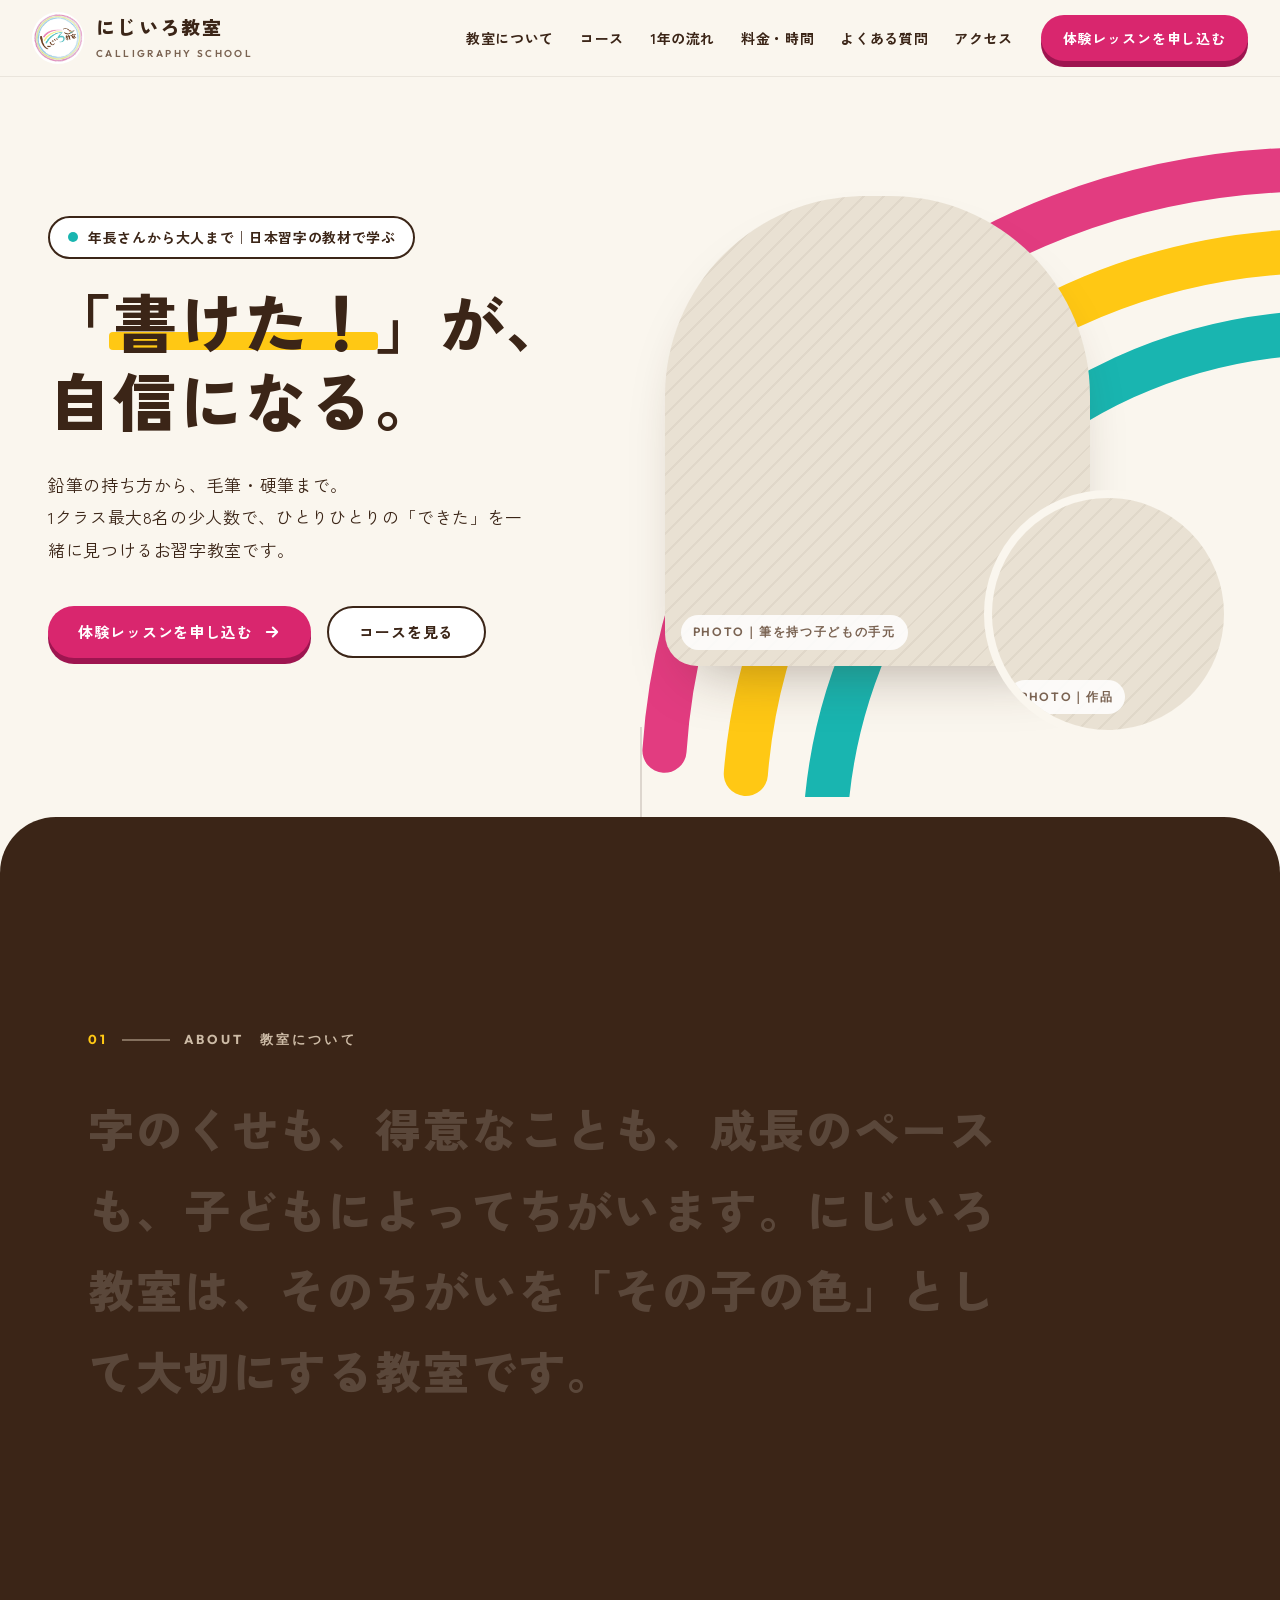
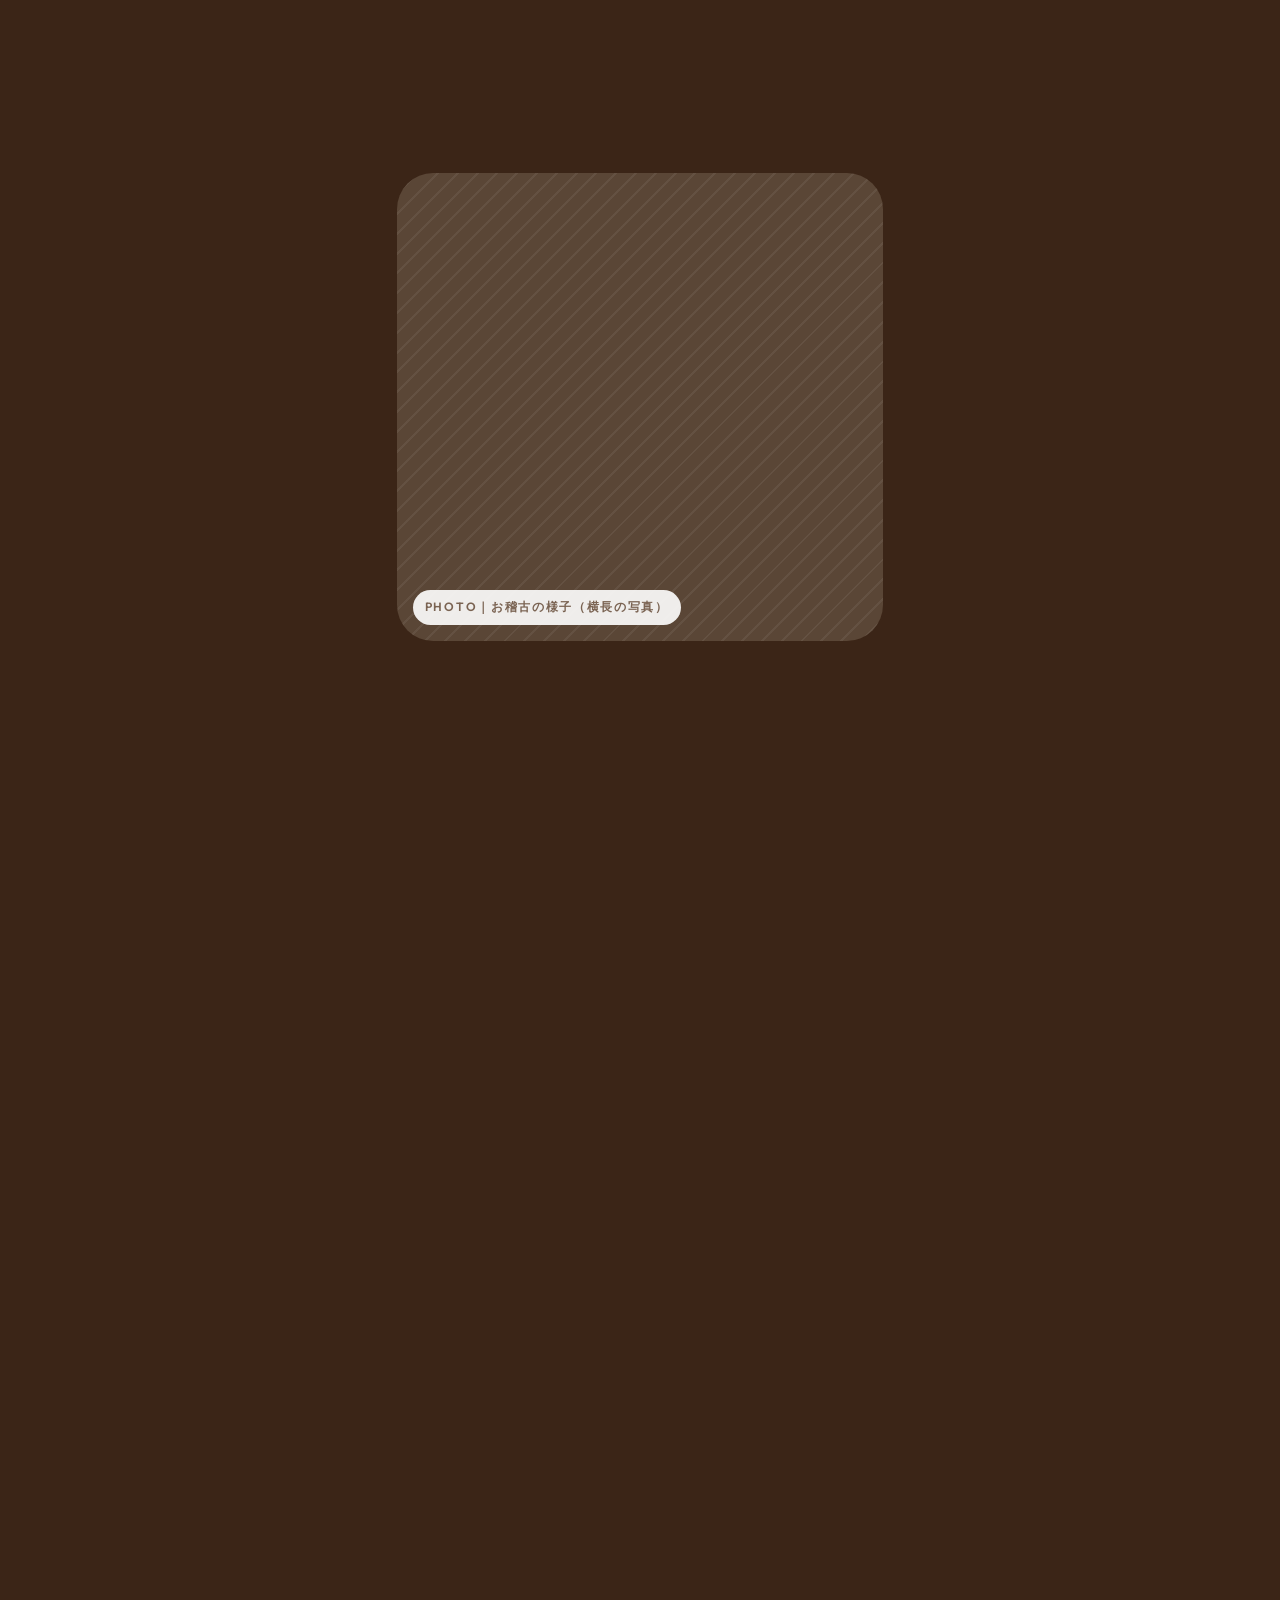
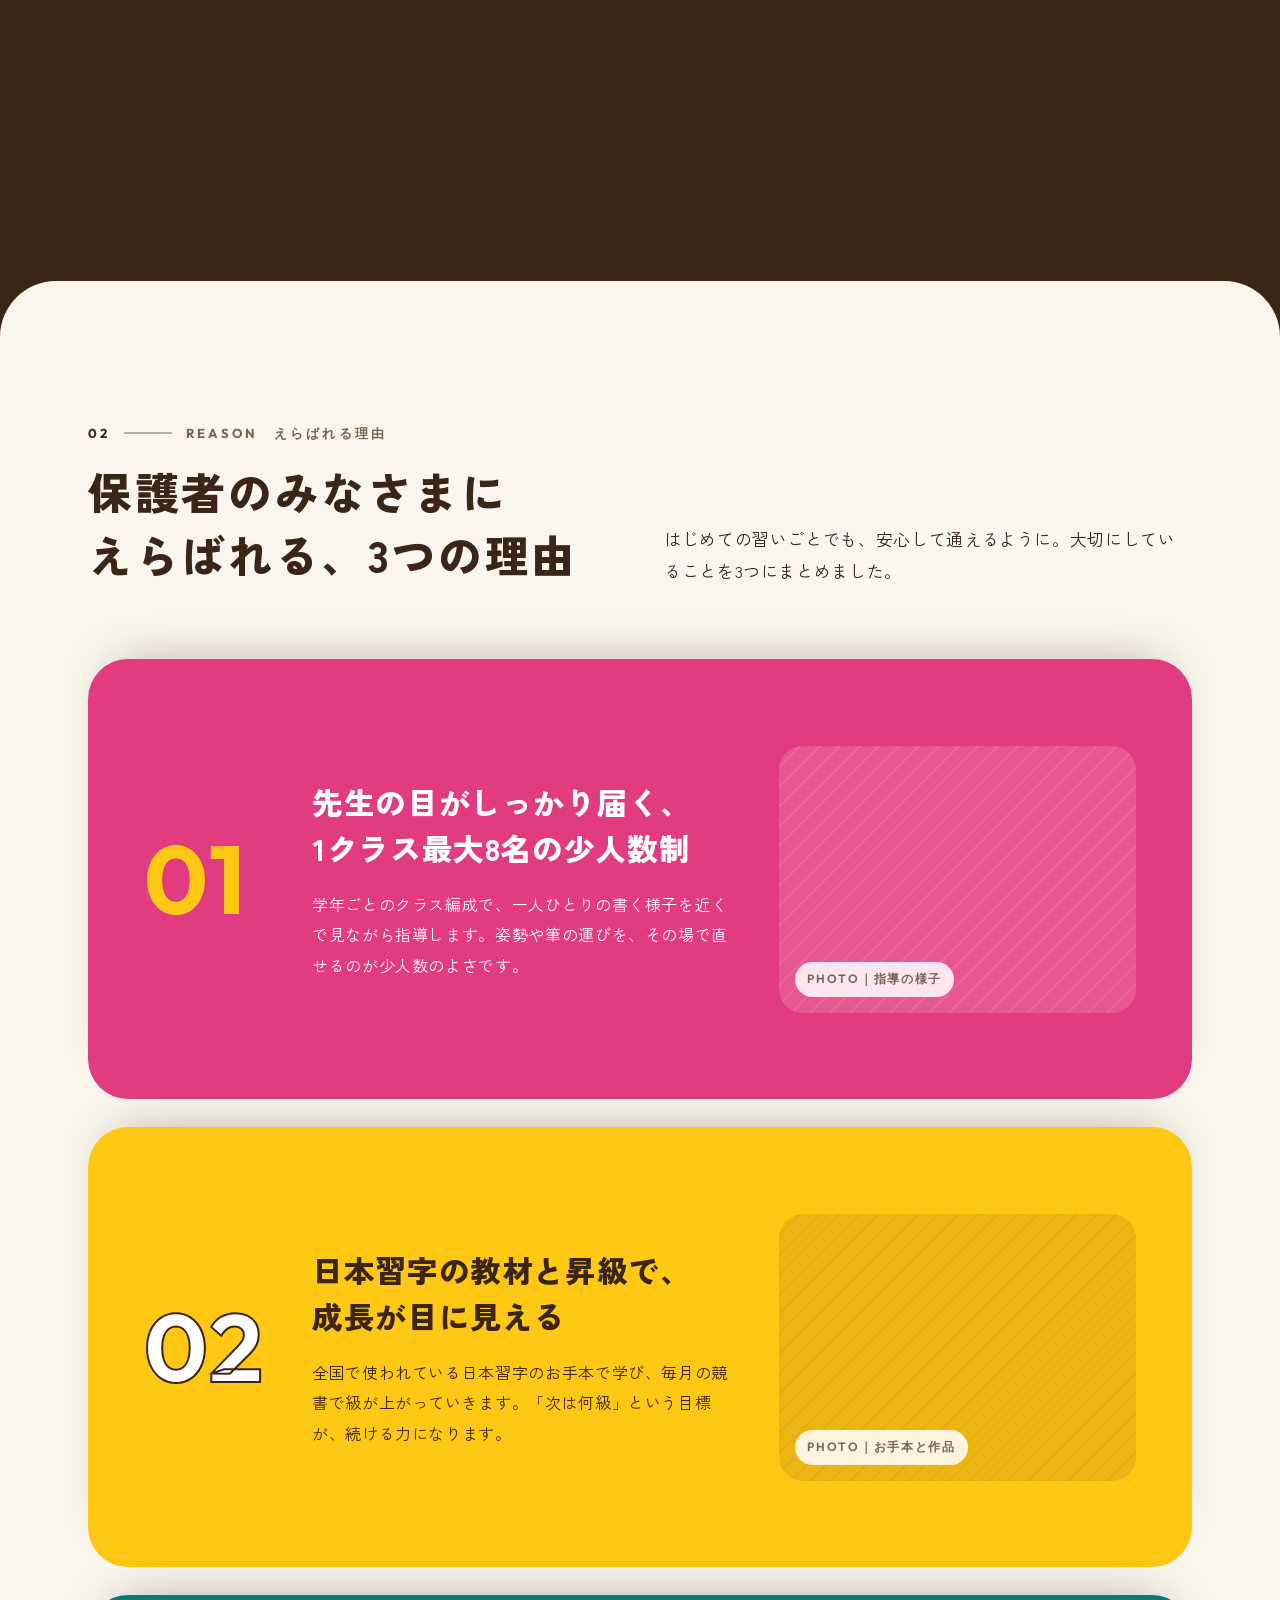
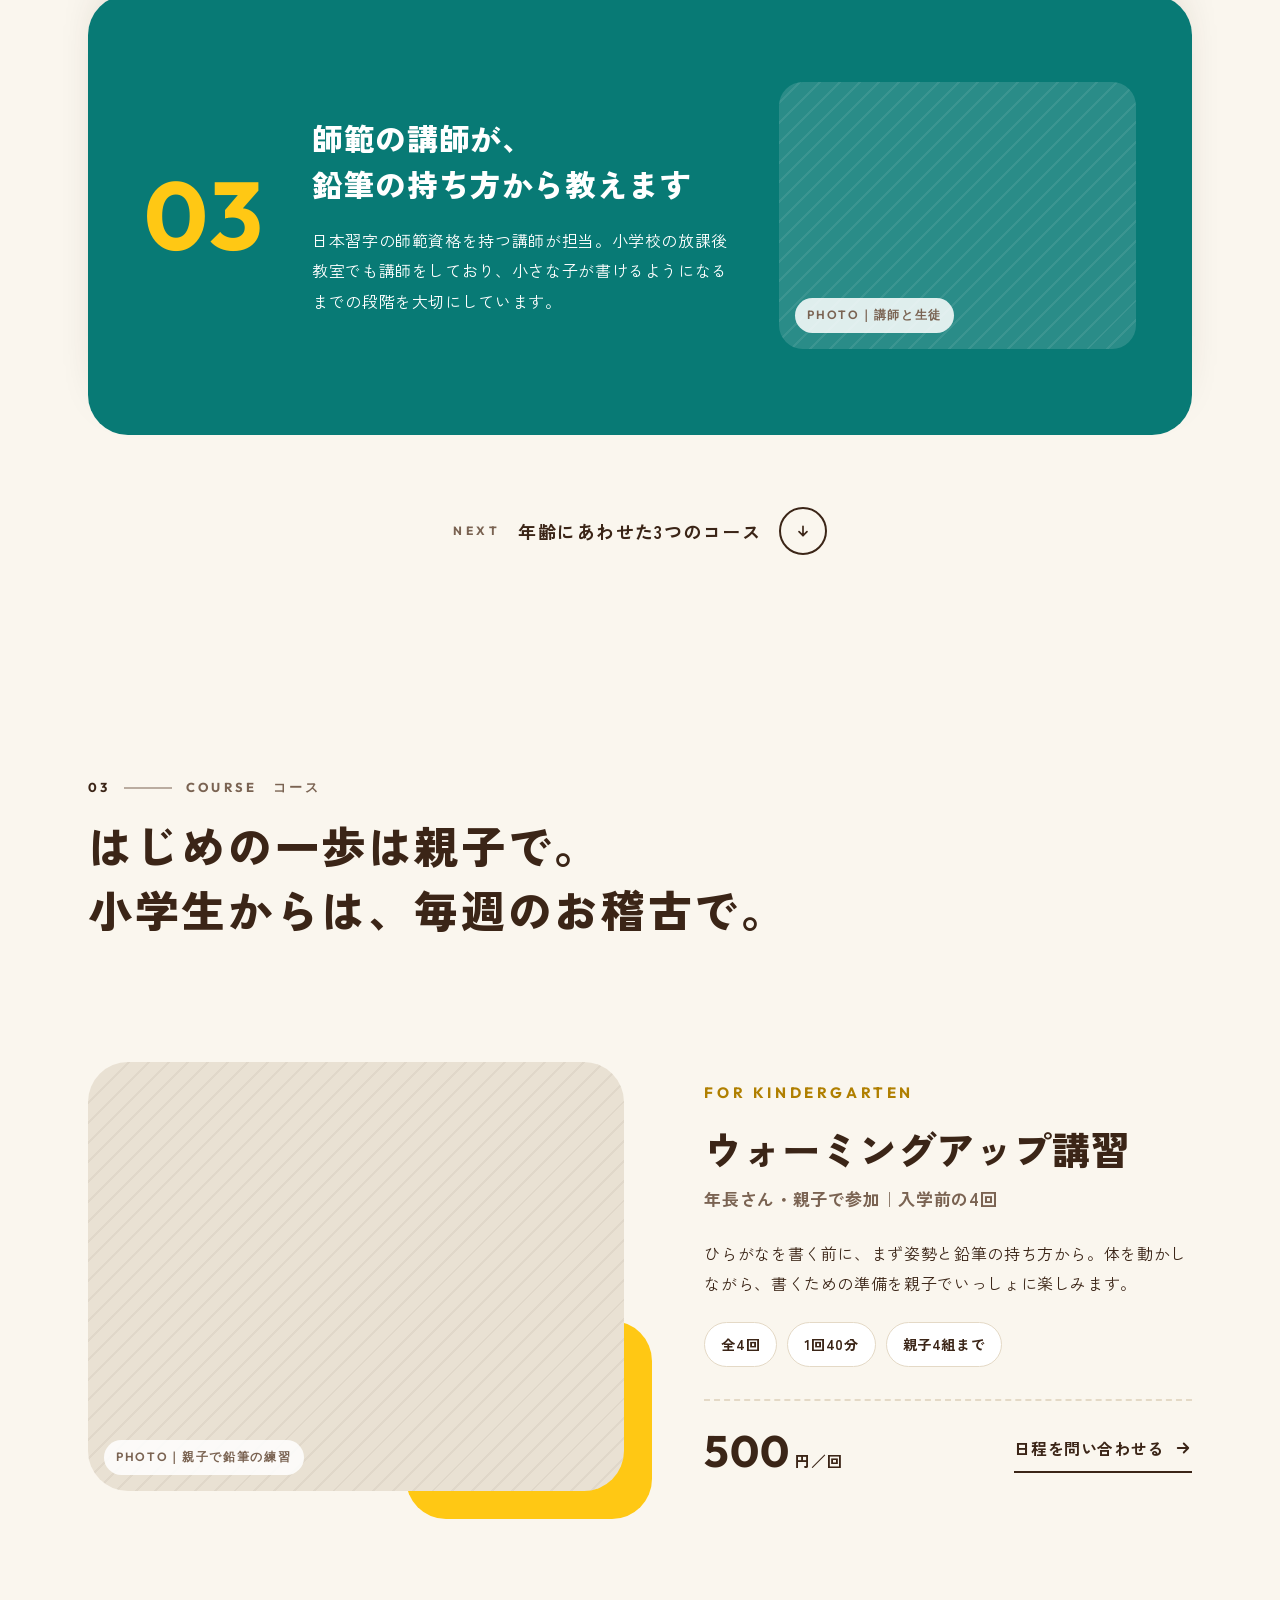
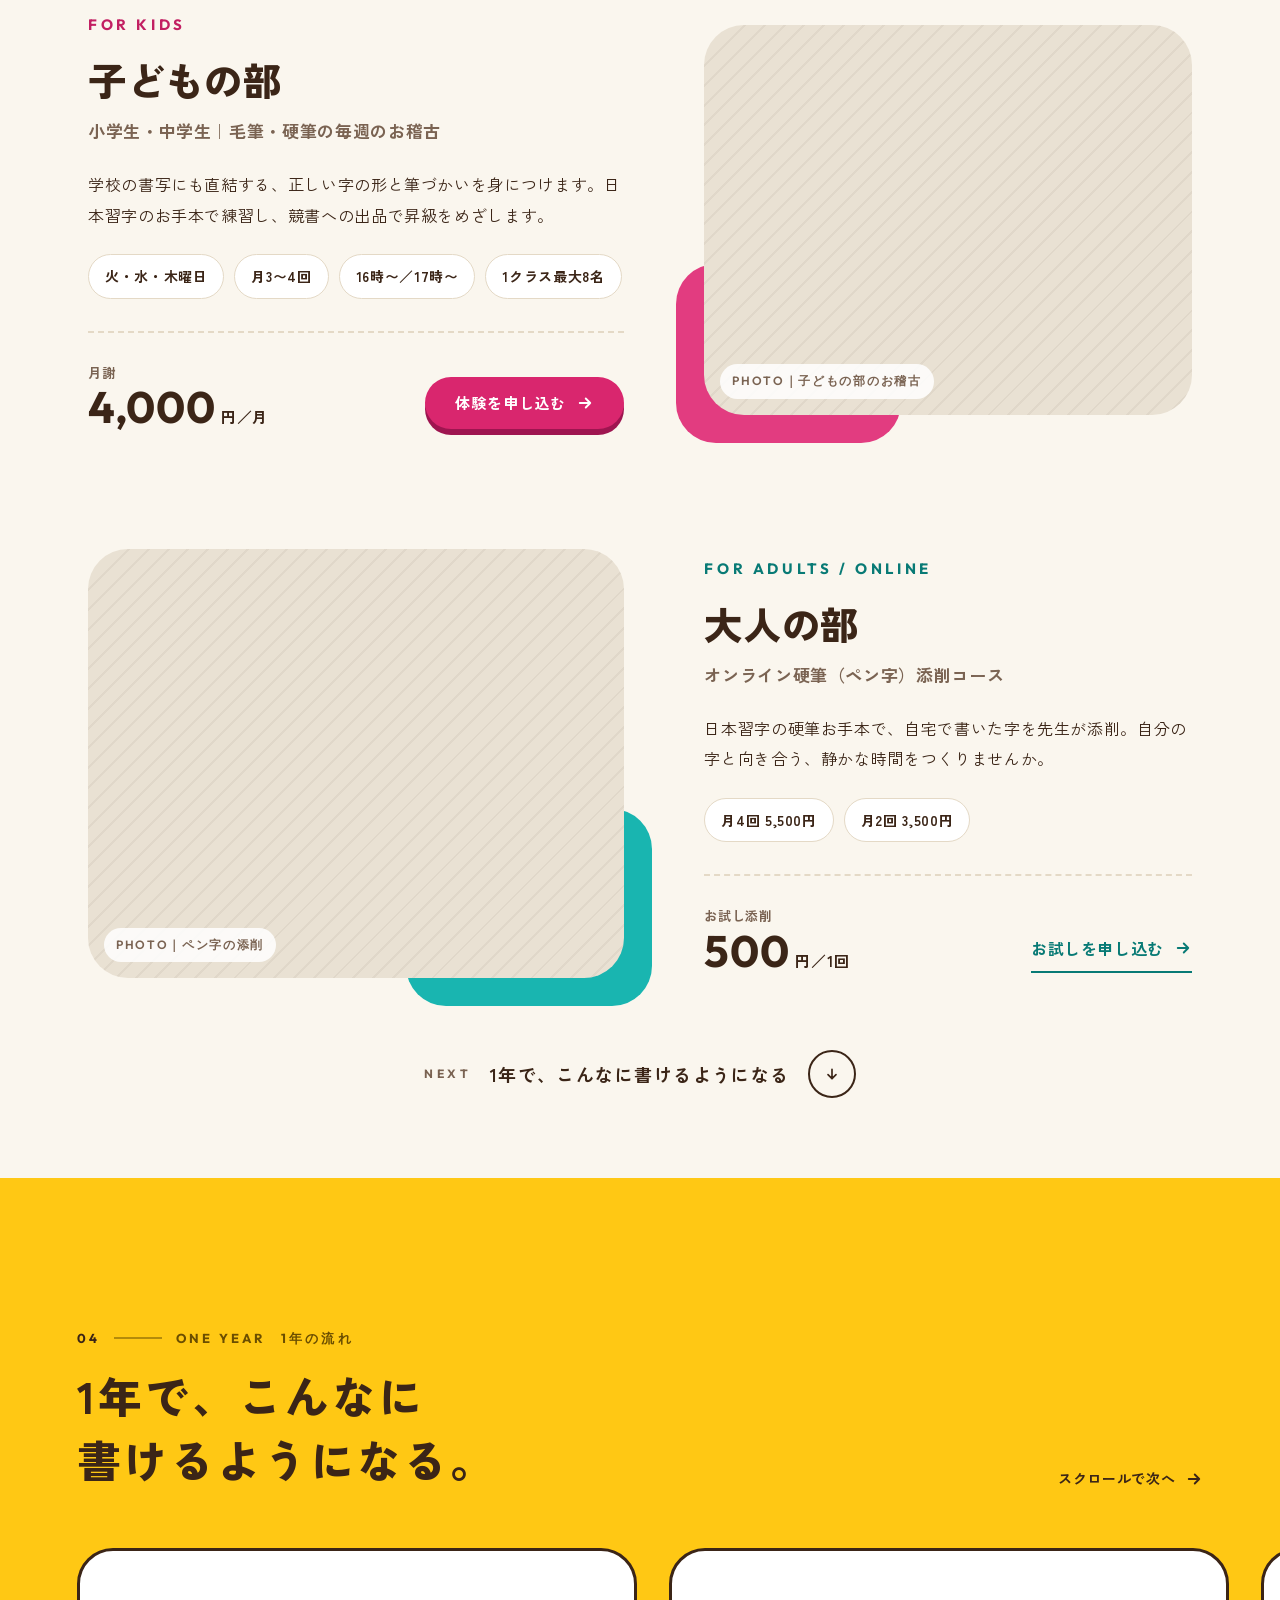
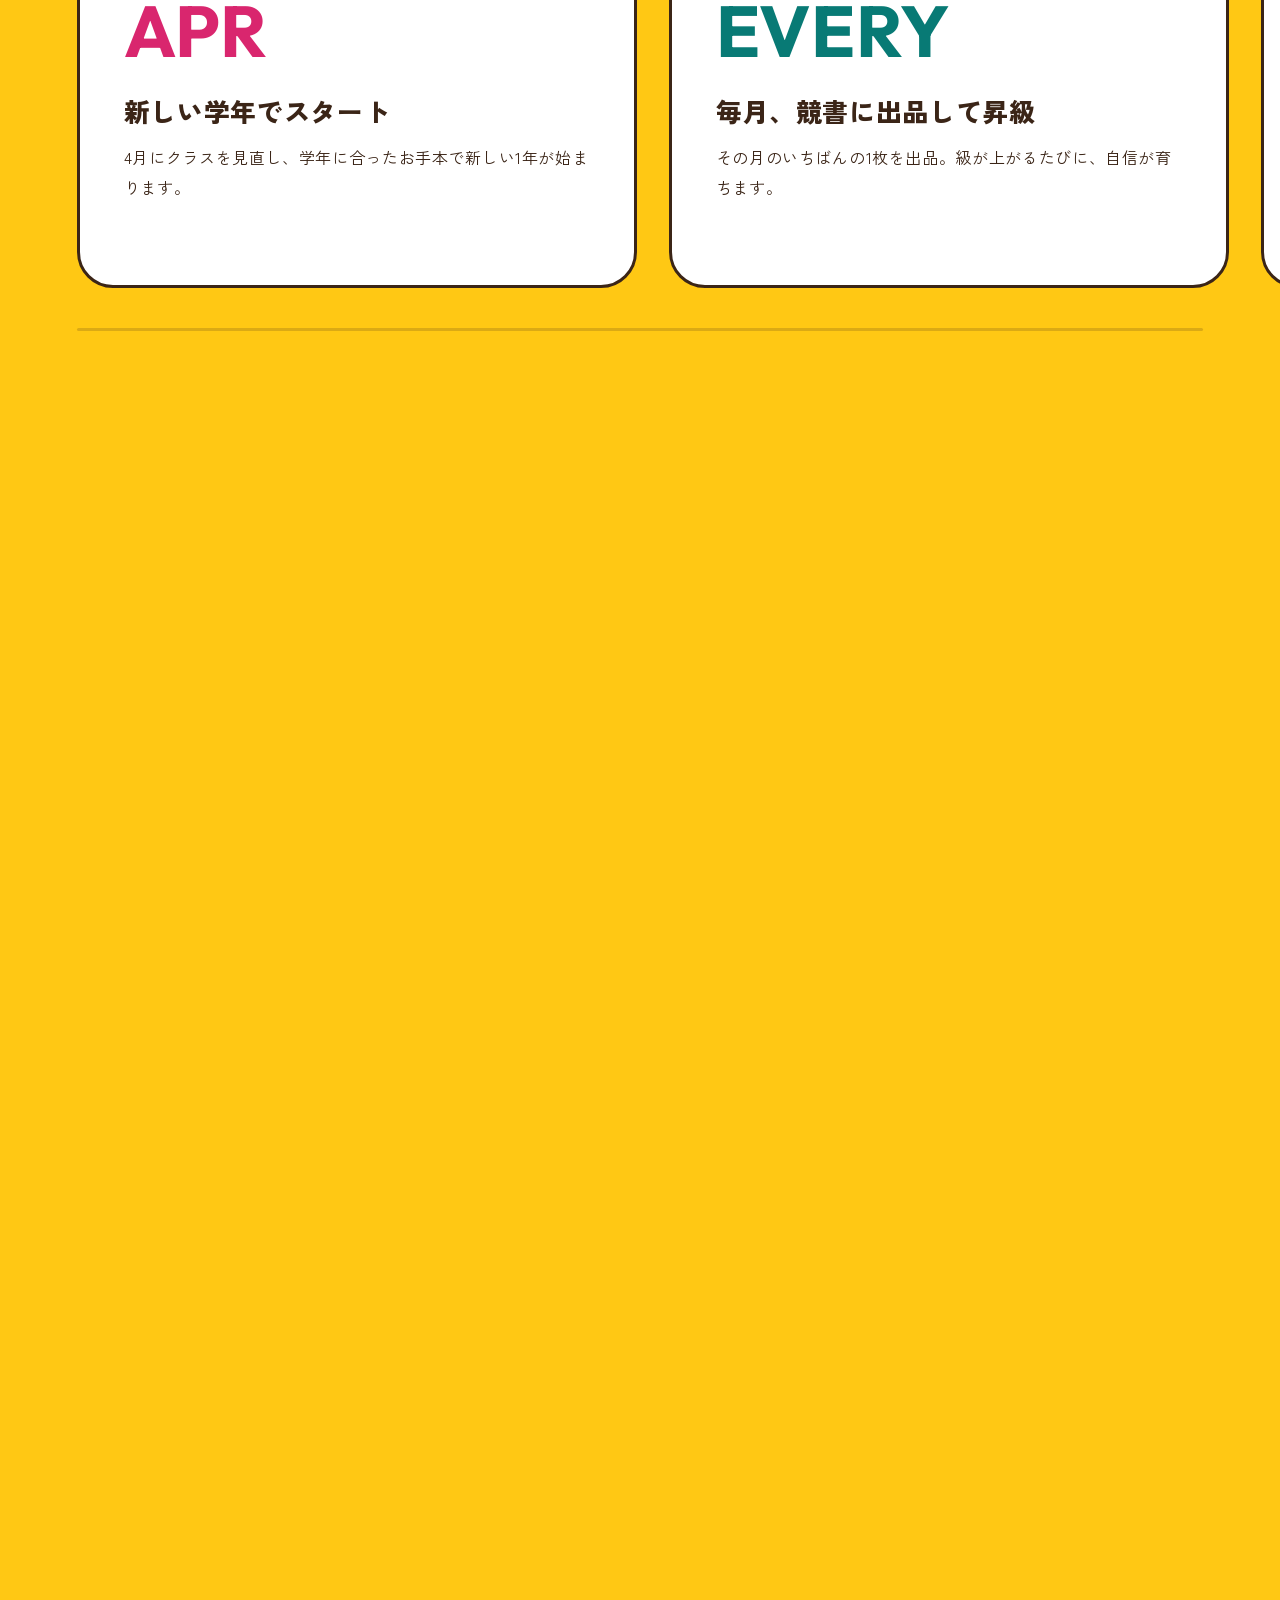
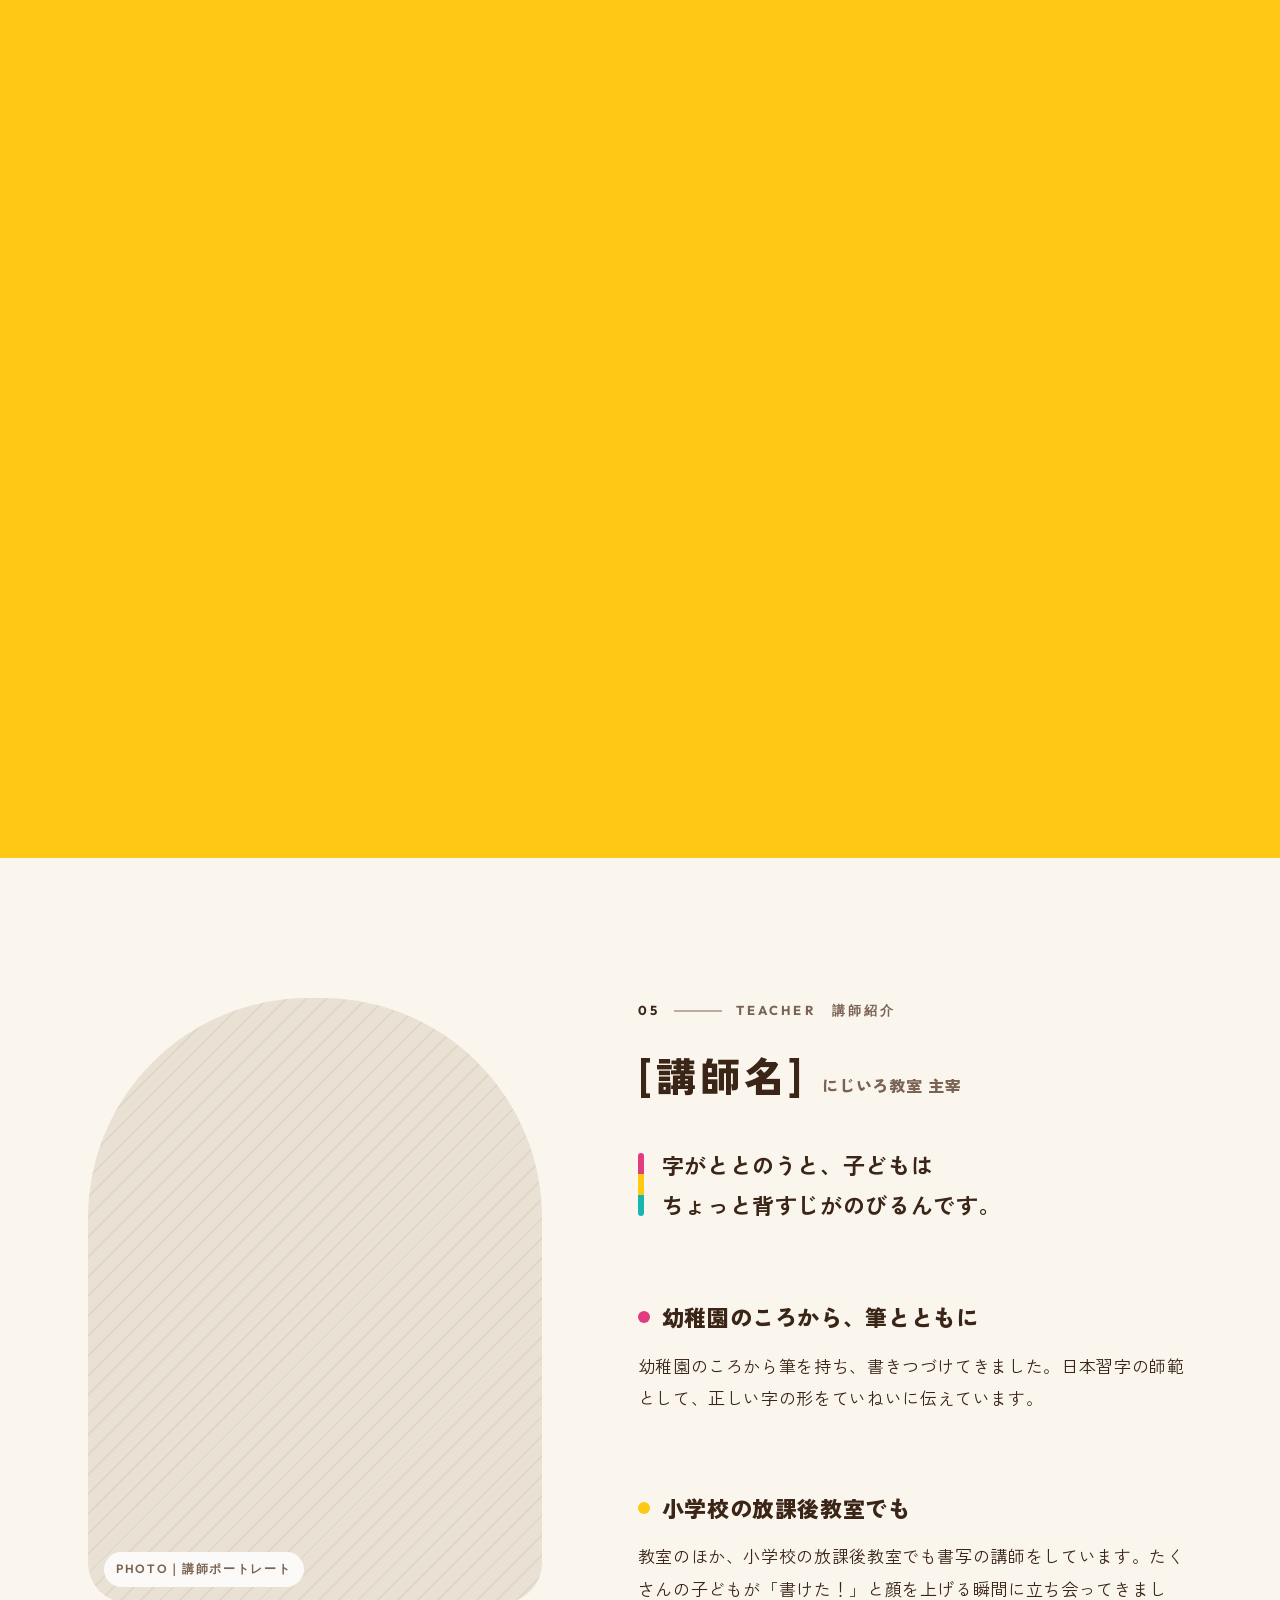
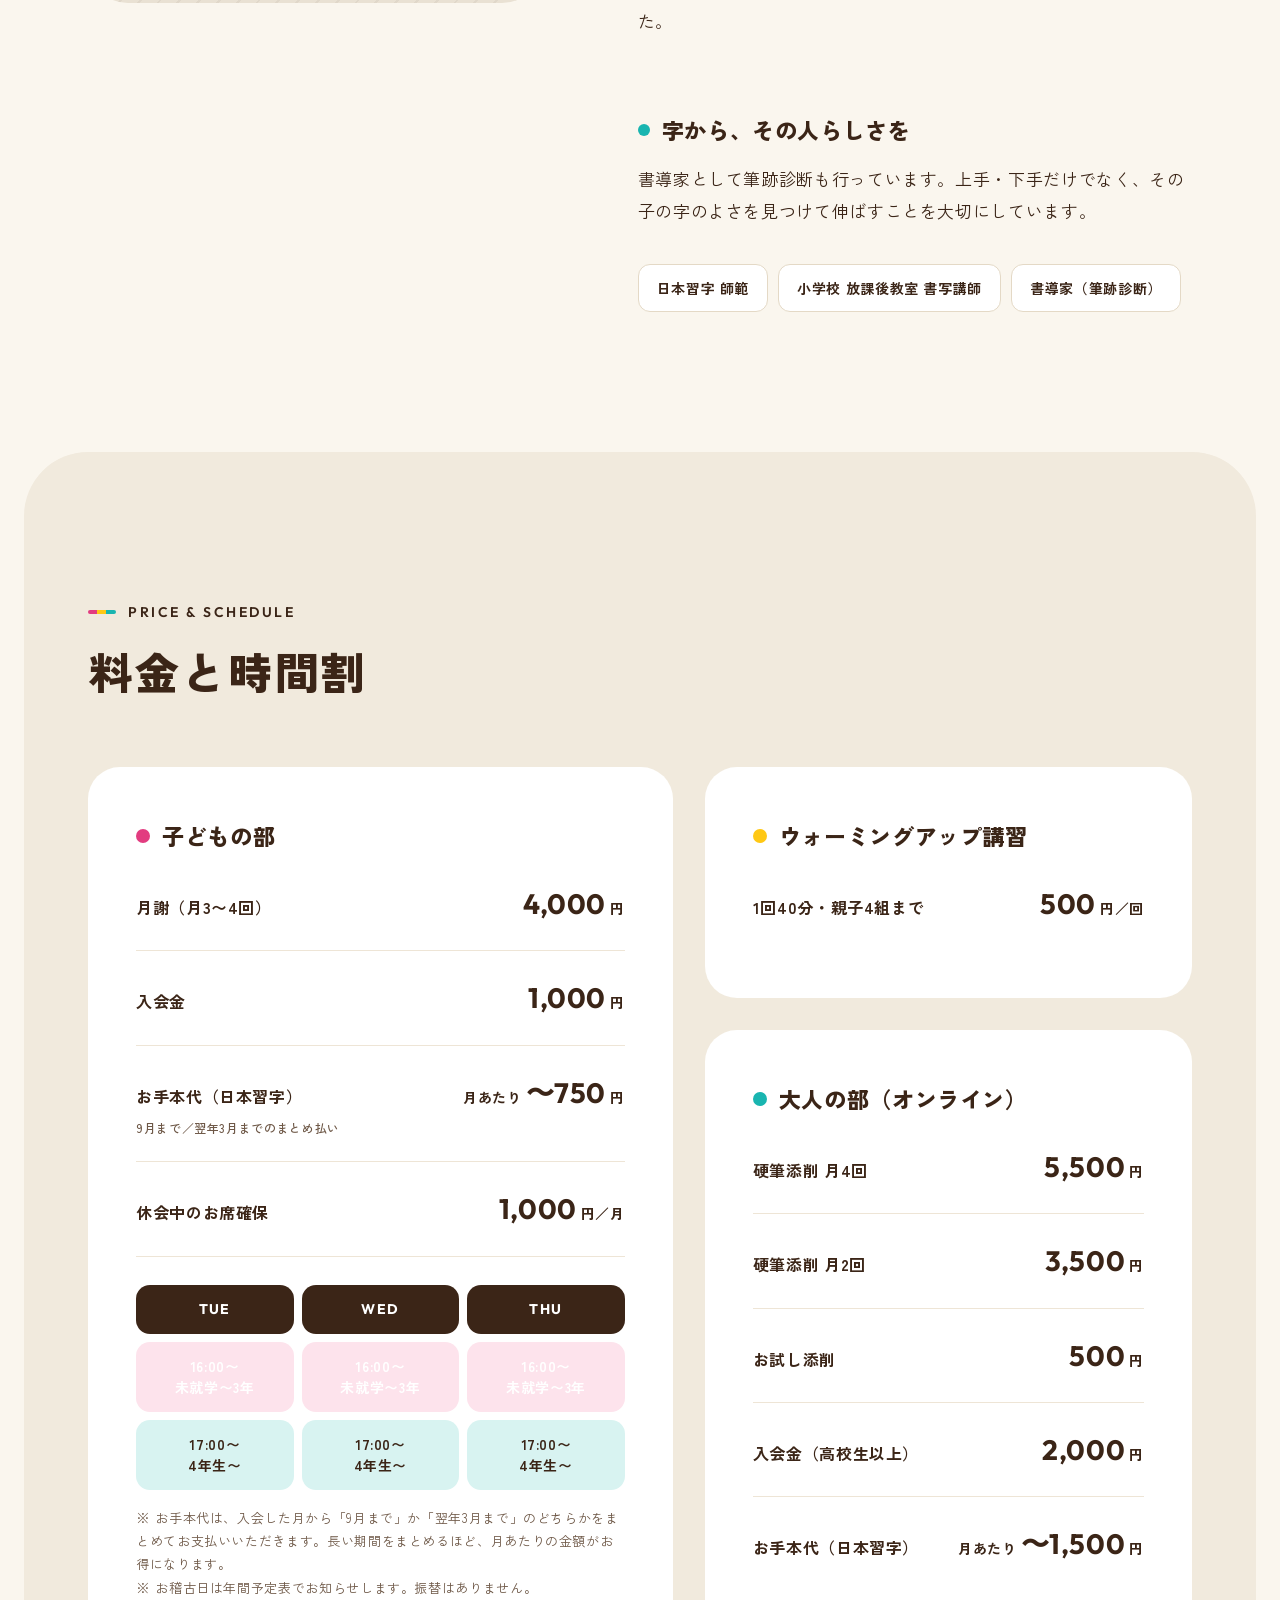
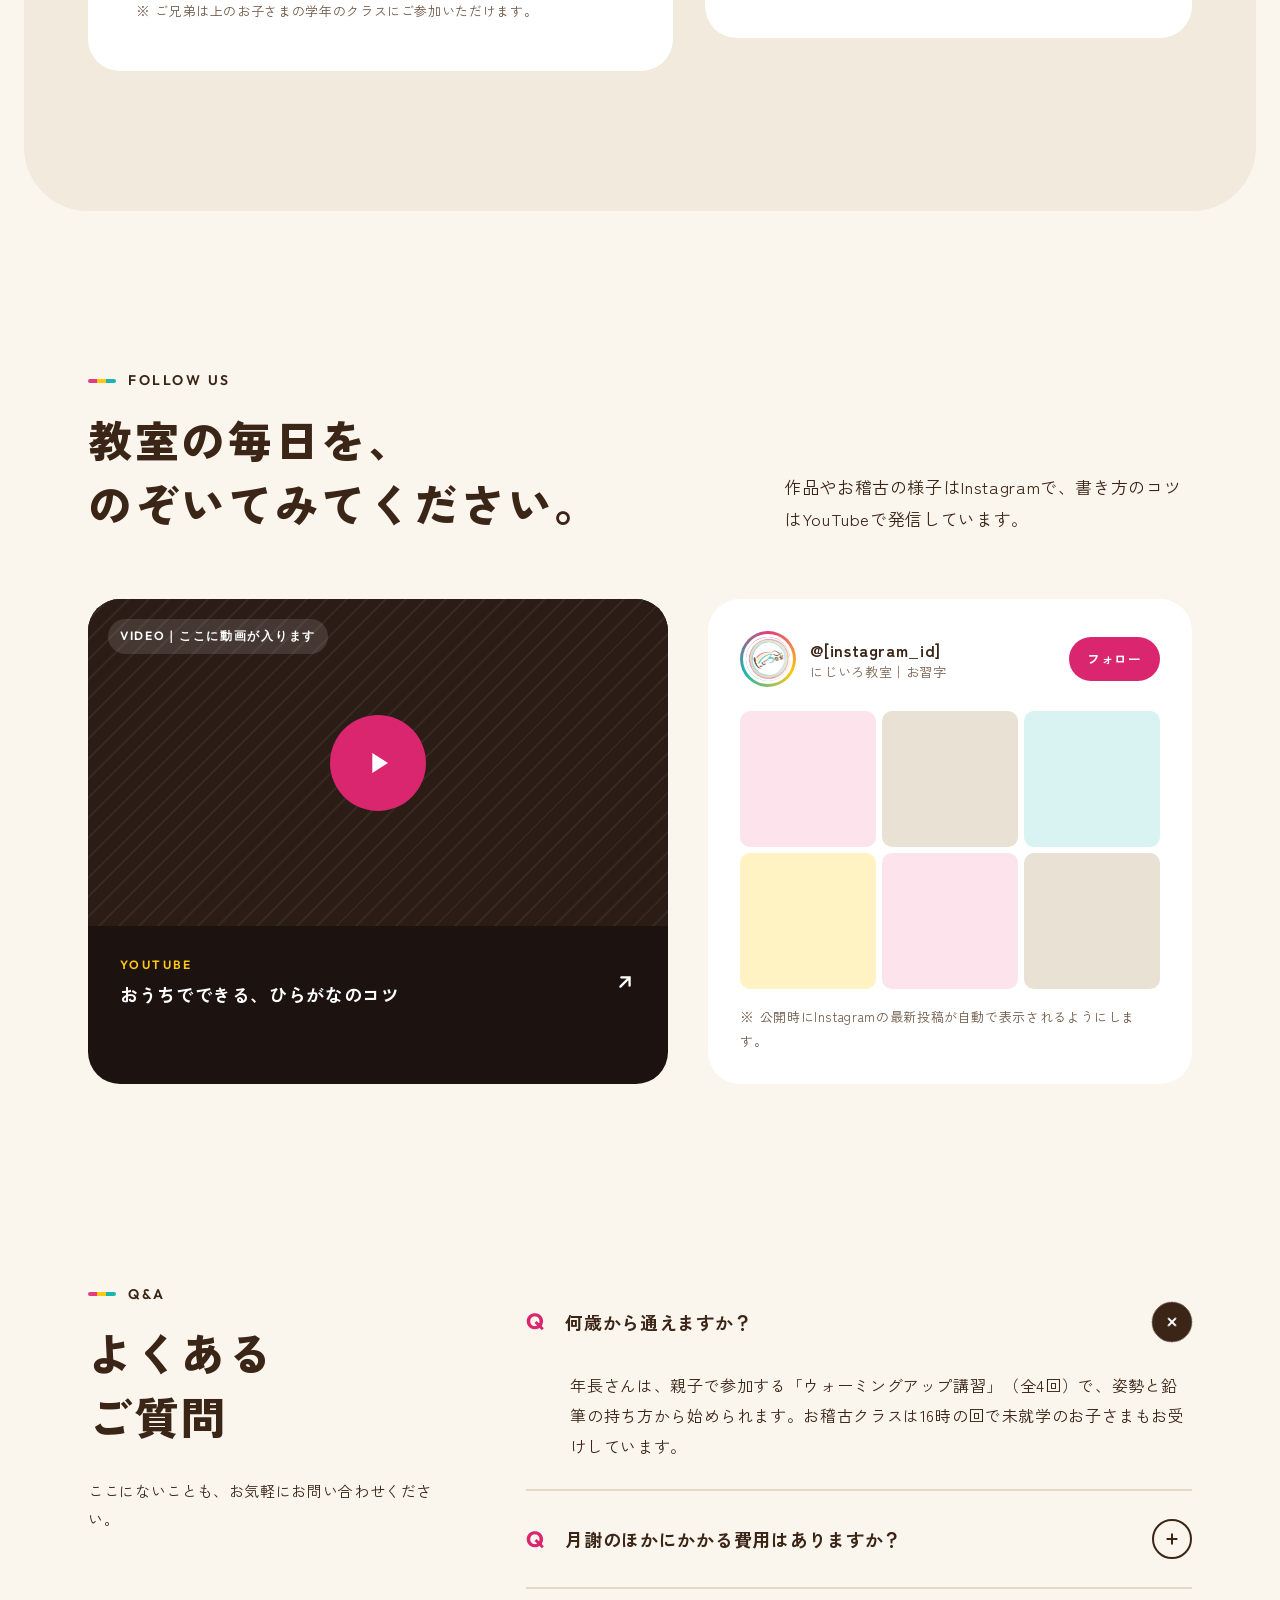
<file: v3/index.html>
<!doctype html>
<html lang="ja">
<head>
<meta charset="utf-8">
<meta name="viewport" content="width=device-width, initial-scale=1">
<title>にじいろ教室｜少人数のお習字教室（試作版v3）</title>
<meta name="robots" content="noindex">
<link rel="icon" href="../logo.jpg">
<link rel="preconnect" href="https://fonts.googleapis.com">
<link href="https://fonts.googleapis.com/css2?family=Zen+Kaku+Gothic+New:wght@400;500;700;900&amp;family=Outfit:wght@500;600;700&amp;family=Yuji+Syuku&amp;display=swap" rel="stylesheet">
<style>
body{margin:0;background:#FAF6EE}
*{box-sizing:border-box}
a{color:#C21F62}a:hover{color:#8E1446}
.site{container-type:inline-size;container-name:site;font-family:"Zen Kaku Gothic New",system-ui,sans-serif;color:#3B2517;background:#FAF6EE;line-height:1.9;letter-spacing:.04em;overflow-x:clip}
.wrap{max-width:1200px;margin:0 auto;padding:0 48px}
.en{font-family:"Outfit",sans-serif;font-weight:600;letter-spacing:.18em;text-transform:uppercase;font-size:14px;display:inline-flex;align-items:center;gap:12px}
.en::before{content:"";width:28px;height:4px;border-radius:4px;background:linear-gradient(90deg,#E23C80 0 33%,#FFC814 33% 66%,#19B5B0 66%)}
.h2{font-size:44px;line-height:1.45;font-weight:900;margin:14px 0 0;letter-spacing:.06em}
.lead{font-size:17px;margin:28px 0 0;max-width:34em}
/* header */
.hd{position:sticky;top:0;z-index:20;background:rgba(250,246,238,.92);backdrop-filter:blur(10px);border-bottom:1px solid rgba(59,37,23,.08)}
.hd-in{max-width:1320px;margin:0 auto;padding:12px 32px;display:flex;align-items:center;gap:28px}
.brand{display:flex;align-items:center;gap:12px;text-decoration:none;color:#3B2517}
.brand img{width:52px;height:52px;border-radius:50%;object-fit:cover}
.brand b{font-size:19px;font-weight:900;letter-spacing:.12em;line-height:1.2}
.brand small{display:block;font-family:"Outfit";font-size:10px;letter-spacing:.24em;color:#7A6352;font-weight:600}
.nav{display:flex;gap:26px;margin-left:auto}
.nav a{color:#3B2517;text-decoration:none;font-size:14px;font-weight:700;position:relative;padding:6px 0}
.nav a::after{content:"";position:absolute;left:0;right:0;bottom:0;height:3px;border-radius:3px;background:#E23C80;transform:scaleX(0);transform-origin:left;transition:transform .3s}
.nav a:hover::after{transform:scaleX(1)}
.btn{display:inline-flex;align-items:center;justify-content:center;gap:10px;min-height:52px;padding:0 30px;border-radius:999px;font-weight:700;font-size:15px;text-decoration:none;transition:transform .25s,box-shadow .25s,background .25s;border:0;cursor:pointer;font-family:inherit;letter-spacing:.06em}
.btn svg{transition:transform .25s}
.btn:hover svg{transform:translateX(4px)}
.btn-p{background:#D9266E;color:#fff;box-shadow:0 6px 0 #9E1550}
.btn-p:hover{color:#fff;transform:translateY(2px);box-shadow:0 4px 0 #9E1550}
.btn-o{background:#fff;color:#3B2517;border:2px solid #3B2517}
.btn-o:hover{background:#3B2517;color:#fff}
.btn-y{background:#FFC814;color:#3B2517;box-shadow:0 6px 0 #C99A00}
.btn-y:hover{color:#3B2517;transform:translateY(2px);box-shadow:0 4px 0 #C99A00}
.hd .btn{min-height:46px;padding:0 22px;font-size:14px}
.burger{display:none;width:48px;height:48px;border-radius:50%;border:2px solid #3B2517;background:#fff;align-items:center;justify-content:center;cursor:pointer;margin-left:auto}
.drawer{background:#3B2517;color:#fff;padding:24px 32px 32px;display:flex;flex-direction:column;gap:4px}
.drawer a{color:#fff;text-decoration:none;font-weight:700;font-size:17px;padding:12px 0;border-bottom:1px solid rgba(255,255,255,.15)}
/* hero */
.hero{position:relative;padding:72px 0 120px}
.hero-grid{max-width:1320px;margin:0 auto;padding:0 48px;display:grid;grid-template-columns:minmax(0,1fr) minmax(0,1.1fr);gap:56px;align-items:center}
.kicker{display:inline-flex;align-items:center;gap:10px;background:#fff;border:2px solid #3B2517;border-radius:999px;padding:6px 18px;font-size:14px;font-weight:700}
.dot{width:10px;height:10px;border-radius:50%;background:#19B5B0}
.h1{font-size:76px;line-height:1.28;font-weight:900;margin:28px 0 0;letter-spacing:.04em}
.h1 .m{position:relative;display:inline-block;z-index:0}
.h1 .m::after{content:"";position:absolute;left:-4px;right:-4px;bottom:10px;height:22px;background:#FFC814;z-index:-1;border-radius:4px;transform:scaleX(0);transform-origin:left;animation:mark 1s .6s cubic-bezier(.7,0,.2,1) forwards}
@keyframes mark{to{transform:scaleX(1)}}
.hero-p{font-size:17px;margin:28px 0 0;max-width:28em}
.hero-cta{display:flex;flex-wrap:wrap;gap:16px;margin-top:40px}
.hero-vis{position:relative;aspect-ratio:1/1.02}
.arcs{position:absolute;inset:-6% -14% auto auto;width:118%;z-index:0}
.arcs path{stroke-dasharray:1400;stroke-dashoffset:1400;animation:draw 1.6s cubic-bezier(.6,0,.2,1) forwards}
.arcs path:nth-child(2){animation-delay:.15s}.arcs path:nth-child(3){animation-delay:.3s}
@keyframes draw{to{stroke-dashoffset:0}}
.ph{position:relative;overflow:hidden;background:#E9E1D3;background-image:repeating-linear-gradient(135deg,rgba(59,37,23,.05) 0 2px,transparent 2px 14px);display:flex;align-items:flex-end;justify-content:flex-start}
.ph span{font-family:"Outfit";font-size:12px;letter-spacing:.14em;font-weight:600;color:#7A6352;background:rgba(255,255,255,.85);padding:6px 12px;border-radius:999px;margin:16px}
.ph img{position:absolute;inset:0;width:100%;height:100%;object-fit:cover}
.hero-ph1{position:absolute;left:4%;top:10%;width:72%;height:78%;border-radius:200px 200px 32px 32px;z-index:1;box-shadow:0 30px 60px -30px rgba(59,37,23,.4)}
.hero-ph2{position:absolute;right:0;bottom:0;width:42%;aspect-ratio:1;border-radius:50%;z-index:2;border:8px solid #FAF6EE}
.badge{position:absolute;z-index:3;background:#fff;border-radius:20px;padding:14px 20px;box-shadow:0 14px 30px -12px rgba(59,37,23,.35);display:flex;align-items:center;gap:12px;font-weight:700;font-size:14px;line-height:1.4;animation:float 5s ease-in-out infinite}
.badge b{font-family:"Outfit";font-size:30px;line-height:1;color:#D9266E}
.badge.b2{animation-delay:-2.5s}
.badge.b2 b{color:#0A7E79}
@keyframes float{50%{transform:translateY(-10px)}}
.scroll-cue{position:absolute;left:48px;bottom:36px;font-family:"Outfit";font-size:12px;letter-spacing:.3em;font-weight:600;display:flex;align-items:center;gap:12px;color:#7A6352}
.scroll-cue i{width:60px;height:2px;background:#3B2517;position:relative;overflow:hidden;display:block}
.scroll-cue i::after{content:"";position:absolute;inset:0;background:#E23C80;animation:cue 2s infinite}
@keyframes cue{from{transform:translateX(-100%)}to{transform:translateX(100%)}}
/* ticker */
.ticker{background:#3B2517;color:#FAF6EE;overflow:hidden;padding:22px 0;transform:rotate(-1.5deg);margin:0 -20px;position:relative;z-index:2}
.ticker-in{display:flex;gap:56px;width:max-content;animation:tick 38s linear infinite;font-size:26px;font-weight:900;letter-spacing:.14em;white-space:nowrap;align-items:center}
.ticker-in em{font-style:normal;font-family:"Outfit";font-weight:600;font-size:18px;letter-spacing:.3em;color:#FFC814}
.ticker-in i{width:14px;height:14px;border-radius:50%;display:block}
@keyframes tick{to{transform:translateX(-50%)}}
/* about */
.about{padding:160px 0 140px;position:relative}
.about-grid{display:grid;grid-template-columns:minmax(0,1fr) minmax(0,1fr);gap:88px;align-items:center}
.about-vis{position:relative}
.about-ph{aspect-ratio:4/5;border-radius:32px}
.about-block{position:absolute;right:-28px;bottom:-28px;width:58%;height:58%;border-radius:32px;background:#19B5B0;z-index:-1}
.about-logo{position:absolute;left:-36px;top:-36px;width:150px;height:150px;border-radius:50%;background:#fff;box-shadow:0 18px 40px -16px rgba(59,37,23,.35);overflow:hidden}
.about-logo img{width:100%;height:100%;object-fit:cover}
.bigkanji{position:absolute;right:2%;top:40px;font-family:"Yuji Syuku",serif;font-size:300px;line-height:1;color:rgba(59,37,23,.05);pointer-events:none}
.colors{display:flex;gap:10px;margin-top:36px;flex-wrap:wrap}
.colors span{font-size:13px;font-weight:700;padding:8px 16px;border-radius:999px}
/* reason */
.reason{background:#087A75;color:#fff;padding:140px 0;position:relative;border-radius:64px 64px 0 0}
.reason .en::before{background:#FFC814}
.reason-head{display:grid;grid-template-columns:minmax(0,1fr) minmax(0,1fr);gap:48px;align-items:end}
.rlist{margin-top:80px;display:flex;flex-direction:column}
.ritem{display:grid;grid-template-columns:160px minmax(0,1fr) minmax(0,.9fr);gap:48px;align-items:center;padding:48px 0;border-top:1px solid rgba(255,255,255,.25);transition:background .3s}
.ritem:last-child{border-bottom:1px solid rgba(255,255,255,.25)}
.rnum{font-family:"Outfit";font-weight:700;font-size:112px;line-height:1;color:transparent;-webkit-text-stroke:2px #FFC814}
.ritem h3{font-size:30px;line-height:1.5;margin:0;font-weight:900}
.ritem p{margin:0;font-size:16px;color:rgba(255,255,255,.9)}
.rph{aspect-ratio:16/10;border-radius:24px;background-color:#0B6C68;background-image:repeating-linear-gradient(135deg,rgba(255,255,255,.07) 0 2px,transparent 2px 14px)}
.rph span{background:rgba(255,255,255,.9)}
/* course */
.course{padding:150px 0 140px}
.course-head{display:flex;justify-content:space-between;align-items:flex-end;gap:40px;flex-wrap:wrap}
.cfeat{margin-top:72px;display:grid;grid-template-columns:minmax(0,1.15fr) minmax(0,1fr);background:#fff;border-radius:40px;overflow:hidden;box-shadow:0 40px 80px -50px rgba(59,37,23,.45)}
.cfeat .ph{min-height:520px}
.cbody{padding:56px 56px 52px;display:flex;flex-direction:column}
.tag{display:inline-flex;align-self:flex-start;font-size:13px;font-weight:700;padding:6px 16px;border-radius:999px;letter-spacing:.08em}
.cbody h3{font-size:34px;line-height:1.45;font-weight:900;margin:18px 0 0}
.cbody p{margin:18px 0 0;font-size:16px}
.spec{margin:28px 0 0;display:grid;grid-template-columns:auto 1fr;gap:10px 24px;font-size:15px;padding:24px 0;border-top:2px dashed #E4D9C6;border-bottom:2px dashed #E4D9C6}
.spec dt{font-weight:700;color:#7A6352}
.spec dd{margin:0;font-weight:700}
.price{font-family:"Outfit";font-size:44px;font-weight:700;line-height:1}
.price small{font-family:"Zen Kaku Gothic New";font-size:15px;font-weight:700;margin-left:6px}
.csub{margin-top:32px;display:grid;grid-template-columns:minmax(0,1fr) minmax(0,1fr);gap:32px}
.ccard{border-radius:40px;padding:52px;position:relative;overflow:hidden;display:flex;flex-direction:column;transition:transform .35s}
.ccard:hover{transform:translateY(-6px)}
.ccard h3{font-size:30px;line-height:1.5;font-weight:900;margin:18px 0 0}
.ccard p{margin:16px 0 0;font-size:16px}
.ccard .row{display:flex;align-items:flex-end;justify-content:space-between;gap:20px;margin-top:auto;padding-top:36px;flex-wrap:wrap}
.cy{background:#FFC814;color:#3B2517}
.cb{background:#3B2517;color:#fff}
.circ{position:absolute;right:-60px;top:-60px;width:220px;height:220px;border-radius:50%;border:28px solid rgba(255,255,255,.35)}
.cb .circ{border-color:rgba(25,181,176,.35)}
.link{font-weight:700;text-decoration:none;display:inline-flex;align-items:center;gap:10px;border-bottom:2px solid currentColor;padding-bottom:4px;min-height:44px}
/* year */
.year{background:#FFC814;padding:140px 0;position:relative;overflow:hidden}
.year .en::before{background:#3B2517}
.yrow{margin-top:72px;display:grid;grid-template-columns:repeat(4,minmax(0,1fr));gap:0;position:relative}
.yrow::before{content:"";position:absolute;left:0;right:0;top:44px;height:4px;background:#3B2517;border-radius:4px}
.ystep{padding-right:32px;position:relative}
.ymark{width:92px;height:92px;border-radius:50%;background:#fff;border:4px solid #3B2517;display:flex;align-items:center;justify-content:center;font-family:"Outfit";font-weight:700;font-size:22px;position:relative;z-index:1;transition:transform .3s}
.ystep:hover .ymark{transform:scale(1.08) rotate(-6deg)}
.ystep h3{font-size:22px;font-weight:900;margin:28px 0 0;line-height:1.5}
.ystep p{font-size:15px;margin:10px 0 0}
.yk{position:absolute;right:-30px;bottom:-80px;font-family:"Yuji Syuku",serif;font-size:360px;line-height:1;color:rgba(59,37,23,.07);pointer-events:none}
/* teacher */
.teacher{padding:150px 0}
.tgrid{display:grid;grid-template-columns:minmax(0,.9fr) minmax(0,1.1fr);gap:96px;align-items:center}
.tph{aspect-ratio:3/4;border-radius:200px 200px 40px 40px}
.tframe{position:relative}
.tframe::before{content:"";position:absolute;inset:24px -24px -24px 24px;border-radius:200px 200px 40px 40px;border:3px solid #E23C80;z-index:-1}
.tname{font-size:40px;font-weight:900;margin:14px 0 0;letter-spacing:.1em}
.tname small{font-size:16px;margin-left:16px;color:#7A6352;letter-spacing:.06em}
.quote{font-size:22px;line-height:1.8;font-weight:700;margin:32px 0 0;padding-left:24px;border-left:0;position:relative}
.quote::before{content:"";position:absolute;left:0;top:8px;bottom:8px;width:6px;border-radius:6px;background:linear-gradient(#E23C80 0 33%,#FFC814 33% 66%,#19B5B0 66%)}
.creds{list-style:none;padding:0;margin:36px 0 0;display:flex;flex-wrap:wrap;gap:10px}
.creds li{font-size:14px;font-weight:700;padding:10px 18px;border-radius:12px;background:#fff;border:1px solid #E4D9C6}
/* price */
.price-sec{background:#F1EADD;padding:140px 0;border-radius:64px}
.ptable{margin-top:64px;display:grid;grid-template-columns:minmax(0,1.2fr) minmax(0,1fr);gap:32px}
.pbox{background:#fff;border-radius:32px;padding:48px}
.pbox h3{font-size:22px;font-weight:900;margin:0;display:flex;align-items:center;gap:12px}
.pbox h3 i{width:14px;height:14px;border-radius:50%;display:block}
.prow{display:flex;justify-content:space-between;align-items:baseline;gap:16px;padding:20px 0;border-bottom:1px solid #EEE5D6;font-weight:700;flex-wrap:wrap}
.prow:last-of-type{border-bottom:0}
.prow .v{font-family:"Outfit";font-size:28px;font-weight:700}
.prow .v small{font-family:"Zen Kaku Gothic New";font-size:14px;margin-left:4px}
.note{font-size:13px;color:#6E5847;margin:16px 0 0;line-height:1.8}
.sched{margin-top:28px;display:grid;grid-template-columns:repeat(3,minmax(0,1fr));gap:8px;text-align:center;font-weight:700}
.sched div{padding:14px 6px;border-radius:14px;font-size:14px;line-height:1.5}
.sched .d{background:#3B2517;color:#fff;font-family:"Outfit";letter-spacing:.1em}
.sched .s1{background:#FDE3EC}
.sched .s2{background:#D8F3F1}
/* sns */
.sns{padding:150px 0;position:relative}
.sns-grid{margin-top:64px;display:grid;grid-template-columns:minmax(0,1.2fr) minmax(0,1fr);gap:40px;align-items:stretch}
.yt{border-radius:32px;overflow:hidden;background:#1C1210;color:#fff;display:flex;flex-direction:column;text-decoration:none}
.yt:hover{color:#fff}
.yt-vid{position:relative;aspect-ratio:16/9;background:#2B1D16;background-image:repeating-linear-gradient(135deg,rgba(255,255,255,.05) 0 2px,transparent 2px 14px);display:flex;align-items:center;justify-content:center}
.play{width:96px;height:96px;border-radius:50%;background:#D9266E;display:flex;align-items:center;justify-content:center;transition:transform .3s}
.yt:hover .play{transform:scale(1.1)}
.yt-meta{padding:28px 32px;display:flex;justify-content:space-between;align-items:center;gap:16px}
.yt-meta b{font-size:18px}
.ig{background:#fff;border-radius:32px;padding:32px;display:flex;flex-direction:column}
.ig-top{display:flex;align-items:center;gap:14px}
.ig-av{width:56px;height:56px;border-radius:50%;padding:3px;background:conic-gradient(#E23C80,#FFC814,#19B5B0,#E23C80)}
.ig-av img{width:100%;height:100%;border-radius:50%;border:3px solid #fff;object-fit:cover;display:block}
.ig-tiles{margin-top:24px;display:grid;grid-template-columns:repeat(3,minmax(0,1fr));gap:6px}
.ig-tiles a{aspect-ratio:1;border-radius:10px;display:block;transition:opacity .25s,transform .25s}
.ig-tiles a:hover{opacity:.8;transform:scale(.97)}
/* faq */
.faq{padding:40px 0 150px}
.fgrid{display:grid;grid-template-columns:minmax(0,.7fr) minmax(0,1.3fr);gap:80px;align-items:start}
.fitem{border-bottom:2px solid #E4D9C6}
.fq{width:100%;background:none;border:0;padding:28px 0;display:flex;align-items:center;gap:20px;text-align:left;font-family:inherit;font-size:18px;font-weight:700;color:#3B2517;cursor:pointer;letter-spacing:.04em;line-height:1.6}
.fq:hover{color:#C21F62}
.fq .q{font-family:"Outfit";font-weight:700;font-size:22px;color:#D9266E;flex:none}
.fq .pm{margin-left:auto;flex:none;width:40px;height:40px;border-radius:50%;border:2px solid #3B2517;display:flex;align-items:center;justify-content:center;transition:transform .3s}
.fq .pm.on{transform:rotate(45deg);background:#3B2517}
.fa{padding:0 0 28px 44px;font-size:16px;margin:0}
/* contact */
.contact{background:#D9266E;color:#fff;padding:140px 0 120px;border-radius:64px 64px 0 0;position:relative;overflow:hidden}
.contact .en::before{background:#fff}
.cgrid{display:grid;grid-template-columns:minmax(0,1fr) minmax(0,1fr);gap:72px;align-items:start}
.bigcta{font-size:64px;line-height:1.35;font-weight:900;margin:16px 0 0}
.form{background:#fff;color:#3B2517;border-radius:32px;padding:44px;display:flex;flex-direction:column;gap:18px}
.form label{font-size:14px;font-weight:700;display:flex;flex-direction:column;gap:8px}
.form input,.form select,.form textarea{font-family:inherit;font-size:16px;padding:14px 16px;border-radius:14px;border:2px solid #E4D9C6;background:#FAF6EE;color:#3B2517;min-height:52px}
.form input:focus,.form select:focus,.form textarea:focus{outline:none;border-color:#19B5B0}
.form .btn{width:100%;margin-top:8px}
.alt{display:flex;flex-wrap:wrap;gap:14px;margin-top:40px}
.alt a{display:inline-flex;align-items:center;gap:10px;color:#fff;text-decoration:none;font-weight:700;border:2px solid rgba(255,255,255,.6);border-radius:999px;padding:0 24px;min-height:52px;transition:background .25s}
.alt a:hover{background:rgba(255,255,255,.15);color:#fff}
.access{margin-top:72px;display:grid;grid-template-columns:minmax(0,1fr) minmax(0,1.4fr);gap:40px;align-items:stretch;background:rgba(0,0,0,.14);border-radius:32px;padding:16px}
.access .info{padding:28px}
.access dl{margin:0;display:grid;grid-template-columns:auto 1fr;gap:12px 20px;font-size:15px}
.access dt{font-weight:700;opacity:.8}.access dd{margin:0;font-weight:700}
.map{border-radius:22px;min-height:260px;background-color:#F1EADD}
/* footer */
.ft{background:#3B2517;color:#FAF6EE;padding:72px 0 40px}
.ft-grid{display:flex;justify-content:space-between;gap:40px;flex-wrap:wrap;align-items:flex-start}
.ft nav{display:grid;grid-template-columns:repeat(3,auto);gap:12px 40px}
.ft nav a{color:#FAF6EE;text-decoration:none;font-size:14px;font-weight:500}
.ft nav a:hover{color:#FFC814}
.soc{display:flex;gap:12px;margin-top:20px}
.soc a{width:48px;height:48px;border-radius:50%;border:2px solid rgba(250,246,238,.4);display:flex;align-items:center;justify-content:center;color:#FAF6EE;transition:background .25s}
.soc a:hover{background:#D9266E;border-color:#D9266E;color:#fff}
.copy{margin-top:56px;padding-top:24px;border-top:1px solid rgba(250,246,238,.15);font-family:"Outfit";font-size:12px;letter-spacing:.14em;opacity:.7}
/* scroll reveal */
@supports (animation-timeline: view()){
.rv{animation:rv both cubic-bezier(.2,.7,.2,1);animation-timeline:view();animation-range:entry 0% entry 40%}
@keyframes rv{from{opacity:0;transform:translateY(48px)}to{opacity:1;transform:none}}
}
/* responsive (container) */
@container site (max-width: 1080px){
.nav{display:none}
.burger{display:flex}
.hd .btn-p{display:none}
.h1{font-size:60px}
.ritem{grid-template-columns:110px minmax(0,1fr);gap:24px 32px}
.ritem .rph{grid-column:2}
.rnum{font-size:80px}
}
@container site (min-width: 1081px){.drawer{display:none}}
@container site (max-width: 760px){
.wrap{padding:0 22px}
.hd-in{padding:10px 18px;gap:14px}
.brand img{width:44px;height:44px}
.brand b{font-size:16px}
.hd .btn-p{display:none}
.hero{padding:36px 0 96px}
.hero-grid{grid-template-columns:1fr;padding:0 22px;gap:40px}
.h1{font-size:42px;margin-top:20px}
.h1 .m::after{height:14px;bottom:6px}
.hero-p{font-size:15px}
.hero-cta .btn{width:100%}
.hero-vis{order:-1;margin:0 8px}
.badge{padding:10px 14px;font-size:12px}
.badge b{font-size:22px}
.scroll-cue{display:none}
.ticker-in{font-size:18px;gap:32px}
.h2{font-size:30px}
.lead{font-size:15px}
.about{padding:96px 0 88px}
.about-grid,.reason-head,.tgrid,.fgrid,.cgrid,.ptable,.sns-grid,.access,.csub,.cfeat{grid-template-columns:1fr;gap:40px}
.about-logo{width:100px;height:100px;left:-10px;top:-24px}
.about-block{right:-12px;bottom:-12px}
.bigkanji{font-size:180px}
.reason,.course,.year,.teacher,.price-sec,.sns,.contact{padding:96px 0}
.reason,.contact{border-radius:36px 36px 0 0}
.price-sec{border-radius:36px}
.rlist{margin-top:48px}
.ritem{grid-template-columns:1fr;gap:16px;padding:36px 0}
.ritem .rph{grid-column:auto}
.rnum{font-size:64px}
.ritem h3{font-size:22px}
.cfeat{margin-top:48px;border-radius:28px;gap:0}
.cfeat .ph{min-height:240px}
.cbody,.ccard{padding:32px 26px}
.cbody h3,.ccard h3{font-size:24px}
.ccard{border-radius:28px}
.price{font-size:36px}
.yrow{grid-template-columns:1fr;gap:28px;margin-top:48px}
.yrow::before{left:44px;right:auto;top:0;bottom:0;width:4px;height:auto}
.ystep{display:grid;grid-template-columns:92px 1fr;gap:4px 20px;padding:0}
.ystep h3{margin:6px 0 0;font-size:19px}
.ystep p{grid-column:2}
.ymark{grid-row:span 2}
.yk{font-size:200px}
.tframe{margin:0 18px}
.tname{font-size:30px}
.quote{font-size:18px}
.pbox{padding:30px 24px;border-radius:24px}
.prow .v{font-size:24px}
.faq{padding:24px 0 96px}
.fq{font-size:16px;padding:22px 0}
.fa{padding-left:0}
.bigcta{font-size:40px}
.form{padding:28px 22px;border-radius:24px}
.access{padding:10px;border-radius:24px}
.access .info{padding:18px}
.ft nav{grid-template-columns:repeat(2,auto)}
}
</style>
<style>
.fq{list-style:none}.fq::-webkit-details-marker{display:none}
.fq .pm{color:#3B2517}
details[open] .fq .pm{transform:rotate(45deg);background:#3B2517;color:#fff}
.drawer[hidden]{display:none!important}
html{scroll-behavior:smooth;scroll-padding-top:90px}
</style>
<style>
/* ===== v3: scroll editorial ===== */
.site{overflow:visible}
body{overflow-x:clip}
.drawer[hidden]{display:none!important}
html{scroll-behavior:smooth;scroll-padding-top:90px}
.fq{list-style:none}.fq::-webkit-details-marker{display:none}
.fq .pm{color:#3B2517}
details[open] .fq .pm{transform:rotate(45deg);background:#3B2517;color:#fff}

/* section index (左の章番号) */
.idx{font-family:"Outfit",sans-serif;font-weight:700;font-size:13px;letter-spacing:.24em;display:flex;align-items:center;gap:14px;color:#7A6352}
.idx b{font-size:13px;color:#3B2517}
.idx i{width:48px;height:2px;background:currentColor;display:block;opacity:.5}

/* HERO: 次の章が下にのぞく高さ */
.v3-hero{min-height:calc(100svh - 160px);display:flex;align-items:center;position:relative;padding:40px 0 60px}
.v3-hero .hero-grid{width:100%}
.v3-h1{font-size:clamp(40px,5vw,76px);line-height:1.18;font-weight:900;margin:24px 0 0;letter-spacing:.02em}
.v3-h1 .ln{display:block;overflow:hidden;white-space:nowrap;padding-bottom:.06em}
.v3-h1 .ln>span{display:inline-block;transform:translateY(105%);animation:up 1s cubic-bezier(.2,.8,.2,1) forwards}
.v3-h1 .ln:nth-child(2)>span{animation-delay:.12s}
@keyframes up{to{transform:none}}
.v3-h1 .m{position:relative;display:inline-block;z-index:0}
.v3-h1 .m::after{content:"";position:absolute;left:-4px;right:-4px;bottom:.12em;height:.28em;background:#FFC814;z-index:-1;border-radius:4px;transform:scaleX(0);transform-origin:left;animation:mark 1s .9s cubic-bezier(.7,0,.2,1) forwards}
.drip{position:absolute;left:50%;bottom:0;width:2px;height:90px;background:rgba(59,37,23,.15);overflow:hidden}
.drip::after{content:"";position:absolute;left:0;top:-40%;width:100%;height:40%;background:#3B2517;animation:drip 2.2s cubic-bezier(.6,0,.3,1) infinite}
@keyframes drip{to{top:100%}}

/* 01 STATEMENT: 文字がスクロールで濃くなる */
.stmt{position:relative;height:260vh;background:#3B2517;color:#FAF6EE;border-radius:56px 56px 0 0}
.stmt-in{position:sticky;top:0;height:100svh;display:flex;flex-direction:column;justify-content:center}
.stmt .idx{color:#CDBBA6}.stmt .idx b{color:#FFC814}
.stmt-t{font-size:clamp(26px,3.6vw,52px);line-height:1.75;font-weight:900;letter-spacing:.04em;margin:36px 0 0;max-width:20em}
.stmt-t span{opacity:.16;transition:opacity .25s}
.stmt-t span.on{opacity:1}
.stmt-sig{margin-top:40px;display:flex;align-items:center;gap:16px;font-size:14px;color:#CDBBA6;opacity:0;transition:opacity .6s}
.stmt-sig.on{opacity:1}
.stmt-sig img{width:56px;height:56px;border-radius:50%;background:#fff}

/* 02 PHOTO ZOOM: 小さな写真が画面いっぱいに */
.zoom{height:220vh;position:relative;background:#3B2517}
.zoom-in{position:sticky;top:0;height:100svh;display:flex;align-items:center;justify-content:center;overflow:hidden}
.zoom-ph{width:var(--w,38%);height:var(--h,52%);border-radius:var(--r,36px);will-change:width,height}
.zoom-cap{position:absolute;left:0;right:0;bottom:12%;text-align:center;color:#fff;font-size:clamp(24px,3.4vw,48px);font-weight:900;letter-spacing:.06em;line-height:1.5;opacity:var(--o,0);transform:translateY(calc((1 - var(--o,0)) * 30px));text-shadow:0 2px 20px rgba(0,0,0,.35)}
.zoom .ph{background-color:#5A4636;background-image:repeating-linear-gradient(135deg,rgba(255,255,255,.06) 0 2px,transparent 2px 14px)}
.zoom .ph span{background:rgba(255,255,255,.9)}

/* 03 REASONS: カードが積み重なる */
.rs{background:#FAF6EE;padding:140px 0 60px;border-radius:56px 56px 0 0;margin-top:-56px;position:relative;z-index:2}
.rs-head{display:grid;grid-template-columns:minmax(0,1fr) minmax(0,1fr);gap:48px;align-items:end;margin-bottom:72px}
.stack{display:flex;flex-direction:column;gap:28px}
.scard{overflow:hidden;position:sticky;top:110px;border-radius:40px;padding:56px;display:grid;grid-template-columns:120px minmax(0,1fr) minmax(0,.85fr);gap:48px;align-items:center;min-height:440px;box-shadow:0 -20px 50px -30px rgba(59,37,23,.45);transform-origin:top center}
.scard:nth-child(2){top:134px}.scard:nth-child(3){top:158px}
.scard .n{font-family:"Outfit";font-weight:700;font-size:96px;line-height:1}
.scard h3{font-size:clamp(24px,2.4vw,34px);line-height:1.5;font-weight:900;margin:0}
.scard p{margin:18px 0 0;font-size:16px}
.scard .ph{aspect-ratio:4/3;border-radius:24px;min-width:0}
.s1{background:#E23C80;color:#fff}.s1 .n{color:#FFC814}
.s2{background:#FFC814;color:#3B2517}.s2 .n{color:#fff;-webkit-text-stroke:2px #3B2517}
.s3{background:#087A75;color:#fff}.s3 .n{color:#FFC814}
.s1 .ph,.s3 .ph{background-color:rgba(255,255,255,.14);background-image:repeating-linear-gradient(135deg,rgba(255,255,255,.08) 0 2px,transparent 2px 14px)}
.s2 .ph{background-color:rgba(59,37,23,.1)}

/* NEXT フック */
.next{display:flex;align-items:center;gap:18px;justify-content:center;text-decoration:none;color:#3B2517;padding:72px 0 40px;font-weight:700}
.next:hover{color:#3B2517}
.next-k{font-family:"Outfit";font-size:12px;letter-spacing:.3em;color:#7A6352}
.next-l{font-size:18px;letter-spacing:.08em}
.next-a{width:48px;height:48px;border-radius:50%;border:2px solid currentColor;display:flex;align-items:center;justify-content:center;animation:bob 1.8s ease-in-out infinite}
@keyframes bob{50%{transform:translateY(6px)}}
.next-d{color:#FAF6EE}.next-d:hover{color:#FAF6EE}.next-d .next-k{color:#CDBBA6}

/* 04 COURSE: ジグザグ */
.cz{padding:120px 0 40px}
.zrow{display:grid;grid-template-columns:minmax(0,1.1fr) minmax(0,1fr);gap:80px;align-items:center;margin-top:120px}
.zrow:nth-child(even) .zph{order:2}
.zph{position:relative}
.zph .ph{aspect-ratio:5/4;border-radius:40px}
.zph .blk{position:absolute;width:46%;height:46%;border-radius:40px;z-index:-1;right:-28px;bottom:-28px}
.zrow:nth-child(even) .blk{right:auto;left:-28px}
.zbig{font-family:"Outfit";font-weight:700;font-size:15px;letter-spacing:.24em}
.zt{font-size:clamp(28px,3vw,42px);line-height:1.4;font-weight:900;margin:14px 0 0}
.zsub{font-size:17px;font-weight:700;color:#7A6352;margin:8px 0 0}
.zp{margin:22px 0 0;font-size:16px}
.zmeta{display:flex;flex-wrap:wrap;gap:10px;margin-top:24px}
.zmeta span{font-size:14px;font-weight:700;padding:8px 16px;border-radius:999px;background:#fff;border:1px solid #E4D9C6}
.zfoot{display:flex;align-items:flex-end;justify-content:space-between;gap:20px;flex-wrap:wrap;margin-top:32px;padding-top:28px;border-top:2px dashed #E4D9C6}

/* 05 YEAR: 縦スクロールで横に進む */
.hz{height:320vh;position:relative;background:#FFC814}
.hz-in{position:sticky;top:0;height:100svh;overflow:hidden;display:flex;flex-direction:column;justify-content:center}
.hz-head{padding:0 6vw;display:flex;justify-content:space-between;align-items:flex-end;gap:24px;flex-wrap:wrap}
.hz-track{display:flex;gap:32px;padding:56px 6vw 0;will-change:transform}
.hz-p{flex:none;width:min(560px,78vw);background:#fff;border-radius:36px;padding:44px;border:3px solid #3B2517;display:flex;flex-direction:column;min-height:340px}
.hz-p .mo{font-family:"Outfit";font-weight:700;font-size:72px;line-height:1;color:#D9266E}
.hz-p:nth-child(2) .mo{color:#087A75}.hz-p:nth-child(4) .mo{color:#087A75}
.hz-p h3{font-size:26px;font-weight:900;margin:24px 0 0;line-height:1.5}
.hz-p p{margin:12px 0 0;font-size:16px}
.hz-p.end{background:#3B2517;color:#fff;justify-content:center}
.hz-bar{margin:40px 6vw 0;height:3px;background:rgba(59,37,23,.18);border-radius:3px;overflow:hidden}
.hz-bar i{display:block;height:100%;width:var(--p,0%);background:#3B2517}

/* 06 TEACHER: 写真が止まって文章が流れる */
.tc{padding:140px 0}
.tc-grid{display:grid;grid-template-columns:minmax(0,.9fr) minmax(0,1.1fr);gap:96px;align-items:start}
.tc-ph{position:sticky;top:120px}
.tc-ph .ph{aspect-ratio:3/4;border-radius:220px 220px 40px 40px}
.tc-body .blk2{margin-top:72px}
.tc-body h3{font-size:22px;font-weight:900;margin:0 0 12px;display:flex;gap:12px;align-items:center}
.tc-body h3 i{width:12px;height:12px;border-radius:50%;display:block}

/* reveal */
.rv{animation:none!important}
.rv{opacity:0;transform:translateY(40px);transition:opacity .9s cubic-bezier(.2,.7,.2,1),transform .9s cubic-bezier(.2,.7,.2,1)}
.rv.in{opacity:1;transform:none}
@media (prefers-reduced-motion:reduce){.rv{opacity:1;transform:none}.stmt-t span{opacity:1}}

@media (max-width:760px){
 .v3-hero{min-height:calc(100svh - 140px);padding:20px 0 60px}
 .v3-hero .hero-vis{width:100%;max-width:300px;margin:0 auto}
 .v3-h1{font-size:36px}
 .stmt{border-radius:32px 32px 0 0;height:220vh}
 .stmt-in{padding:0 22px}
 .zoom{height:180vh}
 .zoom-ph{width:var(--w,64%);height:var(--h,40%)}
 .rs{border-radius:32px 32px 0 0;padding:96px 0 40px}
 .rs-head{grid-template-columns:1fr;gap:20px;margin-bottom:40px}
 .scard{grid-template-columns:1fr;padding:30px 24px;gap:14px;min-height:0;border-radius:28px;top:84px}
 .scard:nth-child(2){top:96px}.scard:nth-child(3){top:108px}
 .scard .n{font-size:56px}
 .scard .ph{aspect-ratio:16/9}
 .zrow{grid-template-columns:1fr;gap:36px;margin-top:80px}
 .zrow:nth-child(even) .zph{order:0}
 .zph{margin:0 14px}
 .hz{height:300vh}
 .hz-head{padding:0 22px}
 .hz-track{padding:36px 22px 0;gap:16px}
 .hz-p{padding:28px;min-height:300px;border-radius:28px}
 .hz-p .mo{font-size:52px}
 .hz-p h3{font-size:21px}
 .hz-bar{margin:28px 22px 0}
 .tc{padding:96px 0}
 .tc-grid{grid-template-columns:1fr;gap:40px}
 .tc-ph{position:relative;top:0;margin:0 22px}
 .next{padding:56px 0 24px}
 .next-l{font-size:15px}
}
</style>
</head>
<body>
<div class="site">
<header class="hd">
  <div class="hd-in">
    <a class="brand" href="#top">
      <img src="../logo.jpg" alt="にじいろ教室 ロゴ">
      <span><b>にじいろ教室</b><small>CALLIGRAPHY SCHOOL</small></span>
    </a>
    <nav class="nav" aria-label="メインメニュー">
      <a href="#about">教室について</a>
      <a href="#course">コース</a>
      <a href="#year">1年の流れ</a>
      <a href="#price">料金・時間</a>
      <a href="#faq">よくある質問</a>
      <a href="#contact">アクセス</a>
    </nav>
    <a class="btn btn-p" href="#contact">体験レッスンを申し込む</a>
    <button class="burger" type="button" aria-label="メニューを開く" aria-expanded="false" id="burger"><svg width="20" height="20" viewBox="0 0 24 24" fill="none" stroke="#3B2517" stroke-width="2.5" stroke-linecap="round" aria-hidden="true"><path d="M4 7h16M4 12h16M4 17h10"></path></svg></button>
  </div>
  
    <nav class="drawer" id="drawer" hidden aria-label="スマートフォン用メニュー">
      <a href="#about">教室について</a>
      <a href="#course">コース</a>
      <a href="#year">1年の流れ</a>
      <a href="#price">料金・時間</a>
      <a href="#faq">よくある質問</a>
      <a href="#contact">アクセス・お問い合わせ</a>
      <a class="btn btn-y" href="#contact" style="margin-top: 20px; border: 0; padding: 0 30px">体験レッスンを申し込む</a>
    </nav>
  
</header>

<section class="hero v3-hero" id="top">
  <div class="hero-grid">
    <div>
      <span class="kicker"><i class="dot"></i>年長さんから大人まで｜日本習字の教材で学ぶ</span>
      <h1 class="v3-h1"><span class="ln"><span>「<span class="m">書けた！</span>」が、</span></span><span class="ln"><span>自信になる。</span></span></h1>
      <p class="hero-p">鉛筆の持ち方から、毛筆・硬筆まで。<br>1クラス最大8名の少人数で、ひとりひとりの「できた」を一緒に見つけるお習字教室です。</p>
      <div class="hero-cta">
        <a class="btn btn-p" href="#contact">体験レッスンを申し込む<svg width="18" height="18" viewBox="0 0 24 24" fill="none" stroke="currentColor" stroke-width="2.5" stroke-linecap="round" stroke-linejoin="round" aria-hidden="true"><path d="M5 12h14M13 6l6 6-6 6"></path></svg></a>
        <a class="btn btn-o" href="#course">コースを見る</a>
      </div>
    </div>
    <div class="hero-vis">
      <svg class="arcs" viewBox="0 0 600 600" fill="none" aria-hidden="true">
        <path d="M40 560 C 60 260, 300 70, 580 60" stroke="#E23C80" stroke-width="38" stroke-linecap="round"></path>
        <path d="M110 580 C 130 330, 330 140, 590 130" stroke="#FFC814" stroke-width="38" stroke-linecap="round"></path>
        <path d="M180 600 C 200 400, 360 210, 600 200" stroke="#19B5B0" stroke-width="38" stroke-linecap="round"></path>
      </svg>
      <div class="ph hero-ph1"><span>PHOTO｜筆を持つ子どもの手元</span></div>
      <div class="ph hero-ph2"><span>PHOTO｜作品</span></div>
    </div>
  </div>
  <div class="drip" aria-hidden="true"></div>
</section>

<!-- 01 STATEMENT -->
<section class="stmt" id="about" data-scrub="stmt">
  <div class="stmt-in wrap">
    <div class="idx"><b>01</b><i></i>ABOUT　教室について</div>
    <p class="stmt-t" id="stmtT"><span>字</span><span>の</span><span>く</span><span>せ</span><span>も</span><span>、</span><span>得</span><span>意</span><span>な</span><span>こ</span><span>と</span><span>も</span><span>、</span><span>成</span><span>長</span><span>の</span><span>ペ</span><span>ー</span><span>ス</span><span>も</span><span>、</span><span>子</span><span>ど</span><span>も</span><span>に</span><span>よ</span><span>っ</span><span>て</span><span>ち</span><span>が</span><span>い</span><span>ま</span><span>す</span><span>。</span><span>に</span><span>じ</span><span>い</span><span>ろ</span><span>教</span><span>室</span><span>は</span><span>、</span><span>そ</span><span>の</span><span>ち</span><span>が</span><span>い</span><span>を</span><span>「</span><span>そ</span><span>の</span><span>子</span><span>の</span><span>色</span><span>」</span><span>と</span><span>し</span><span>て</span><span>大</span><span>切</span><span>に</span><span>す</span><span>る</span><span>教</span><span>室</span><span>で</span><span>す</span><span>。</span></p>
    <div class="stmt-sig" id="stmtSig"><img src="../logo.jpg" alt="にじいろ教室 ロゴ">いろんな色があって、にじになる。— にじいろ教室</div>
  </div>
</section>

<!-- 02 ZOOM -->
<section class="zoom" data-scrub="zoom" aria-label="教室の様子">
  <div class="zoom-in" id="zoomIn">
    <div class="ph zoom-ph"><span>PHOTO｜お稽古の様子（横長の写真）</span></div>
    <p class="zoom-cap">毎週ここで、「できた」がひとつ増えていく。</p>
  </div>
</section>

<!-- 03 REASONS -->
<section class="rs" id="reason">
  <div class="wrap">
    <div class="rs-head rv">
      <div>
        <div class="idx"><b>02</b><i></i>REASON　えらばれる理由</div>
        <h2 class="h2">保護者のみなさまに<br>えらばれる、3つの理由</h2>
      </div>
      <p class="lead" style="margin:0">はじめての習いごとでも、安心して通えるように。大切にしていることを3つにまとめました。</p>
    </div>
    <div class="stack">
      <article class="scard s1">
        <div class="n">01</div>
        <div><h3>先生の目がしっかり届く、<br>1クラス最大8名の少人数制</h3><p>学年ごとのクラス編成で、一人ひとりの書く様子を近くで見ながら指導します。姿勢や筆の運びを、その場で直せるのが少人数のよさです。</p></div>
        <div class="ph"><span>PHOTO｜指導の様子</span></div>
      </article>
      <article class="scard s2">
        <div class="n">02</div>
        <div><h3>日本習字の教材と昇級で、<br>成長が目に見える</h3><p>全国で使われている日本習字のお手本で学び、毎月の競書で級が上がっていきます。「次は何級」という目標が、続ける力になります。</p></div>
        <div class="ph"><span>PHOTO｜お手本と作品</span></div>
      </article>
      <article class="scard s3">
        <div class="n">03</div>
        <div><h3>師範の講師が、<br>鉛筆の持ち方から教えます</h3><p>日本習字の師範資格を持つ講師が担当。小学校の放課後教室でも講師をしており、小さな子が書けるようになるまでの段階を大切にしています。</p></div>
        <div class="ph"><span>PHOTO｜講師と生徒</span></div>
      </article>
    </div>
    <a class="next" href="#course"><span class="next-k">NEXT</span><span class="next-l">年齢にあわせた3つのコース</span><span class="next-a" aria-hidden="true"><svg width="16" height="16" viewBox="0 0 24 24" fill="none" stroke="currentColor" stroke-width="2.5" stroke-linecap="round" stroke-linejoin="round"><path d="M12 5v14M6 13l6 6 6-6"></path></svg></span></a>
  </div>
</section>

<!-- 04 COURSE -->
<section class="cz" id="course">
  <div class="wrap">
    <div class="rv">
      <div class="idx"><b>03</b><i></i>COURSE　コース</div>
      <h2 class="h2">はじめの一歩は親子で。<br>小学生からは、毎週のお稽古で。</h2>
    </div>
    <div>
      <div class="zrow">
        <div class="zph rv"><div class="ph"><span>PHOTO｜親子で鉛筆の練習</span></div><div class="blk" style="background:#FFC814"></div></div>
        <div class="rv">
          <div class="zbig" style="color:#B07F00">FOR KINDERGARTEN</div>
          <h3 class="zt">ウォーミングアップ講習</h3>
          <p class="zsub">年長さん・親子で参加｜入学前の4回</p>
          <p class="zp">ひらがなを書く前に、まず姿勢と鉛筆の持ち方から。体を動かしながら、書くための準備を親子でいっしょに楽しみます。</p>
          <div class="zmeta"><span>全4回</span><span>1回40分</span><span>親子4組まで</span></div>
          <div class="zfoot"><div class="price">500<small>円／回</small></div><a class="link" href="#contact" style="color:#3B2517">日程を問い合わせる<svg width="18" height="18" viewBox="0 0 24 24" fill="none" stroke="currentColor" stroke-width="2.5" stroke-linecap="round" stroke-linejoin="round" aria-hidden="true"><path d="M5 12h14M13 6l6 6-6 6"></path></svg></a></div>
        </div>
      </div>
      <div class="zrow">
        <div class="zph rv"><div class="ph"><span>PHOTO｜子どもの部のお稽古</span></div><div class="blk" style="background:#E23C80"></div></div>
        <div class="rv">
          <div class="zbig" style="color:#C21F62">FOR KIDS</div>
          <h3 class="zt">子どもの部</h3>
          <p class="zsub">小学生・中学生｜毛筆・硬筆の毎週のお稽古</p>
          <p class="zp">学校の書写にも直結する、正しい字の形と筆づかいを身につけます。日本習字のお手本で練習し、競書への出品で昇級をめざします。</p>
          <div class="zmeta"><span>火・水・木曜日</span><span>月3〜4回</span><span>16時〜／17時〜</span><span>1クラス最大8名</span></div>
          <div class="zfoot"><div><div style="font-size:13px;font-weight:700;color:#7A6352">月謝</div><div class="price">4,000<small>円／月</small></div></div><a class="btn btn-p" href="#contact">体験を申し込む<svg width="18" height="18" viewBox="0 0 24 24" fill="none" stroke="currentColor" stroke-width="2.5" stroke-linecap="round" stroke-linejoin="round" aria-hidden="true"><path d="M5 12h14M13 6l6 6-6 6"></path></svg></a></div>
        </div>
      </div>
      <div class="zrow">
        <div class="zph rv"><div class="ph"><span>PHOTO｜ペン字の添削</span></div><div class="blk" style="background:#19B5B0"></div></div>
        <div class="rv">
          <div class="zbig" style="color:#087A75">FOR ADULTS / ONLINE</div>
          <h3 class="zt">大人の部</h3>
          <p class="zsub">オンライン硬筆（ペン字）添削コース</p>
          <p class="zp">日本習字の硬筆お手本で、自宅で書いた字を先生が添削。自分の字と向き合う、静かな時間をつくりませんか。</p>
          <div class="zmeta"><span>月4回 5,500円</span><span>月2回 3,500円</span></div>
          <div class="zfoot"><div><div style="font-size:13px;font-weight:700;color:#7A6352">お試し添削</div><div class="price">500<small>円／1回</small></div></div><a class="link" href="#contact" style="color:#087A75">お試しを申し込む<svg width="18" height="18" viewBox="0 0 24 24" fill="none" stroke="currentColor" stroke-width="2.5" stroke-linecap="round" stroke-linejoin="round" aria-hidden="true"><path d="M5 12h14M13 6l6 6-6 6"></path></svg></a></div>
        </div>
      </div>
    </div>
    <a class="next" href="#year"><span class="next-k">NEXT</span><span class="next-l">1年で、こんなに書けるようになる</span><span class="next-a" aria-hidden="true"><svg width="16" height="16" viewBox="0 0 24 24" fill="none" stroke="currentColor" stroke-width="2.5" stroke-linecap="round" stroke-linejoin="round"><path d="M12 5v14M6 13l6 6 6-6"></path></svg></span></a>
  </div>
</section>

<!-- 05 YEAR (horizontal) -->
<section class="hz" id="year" data-scrub="hz">
  <div class="hz-in">
    <div class="hz-head">
      <div>
        <div class="idx" style="color:#6B4E00"><b>04</b><i></i>ONE YEAR　1年の流れ</div>
        <h2 class="h2">1年で、こんなに<br>書けるようになる。</h2>
      </div>
      <p style="margin:0;font-weight:700;font-size:14px;display:flex;align-items:center;gap:10px">スクロールで次へ<svg width="18" height="18" viewBox="0 0 24 24" fill="none" stroke="currentColor" stroke-width="2.5" stroke-linecap="round" stroke-linejoin="round" aria-hidden="true"><path d="M5 12h14M13 6l6 6-6 6"></path></svg></p>
    </div>
    <div class="hz-track" id="hzTrack">
      <div class="hz-p"><div class="mo">APR</div><h3>新しい学年でスタート</h3><p>4月にクラスを見直し、学年に合ったお手本で新しい1年が始まります。</p></div>
      <div class="hz-p"><div class="mo">EVERY</div><h3>毎月、競書に出品して昇級</h3><p>その月のいちばんの1枚を出品。級が上がるたびに、自信が育ちます。</p></div>
      <div class="hz-p"><div class="mo">SHOW</div><h3>公民館で作品展示</h3><p>年1〜2回、地域の公民館に作品を飾ります。ご家族で見に来てください。</p></div>
      <div class="hz-p"><div class="mo">JAN</div><h3>書き初め大会に挑戦</h3><p>新年の書き初めは、1年の成長をいちばん感じられる大きな舞台です。</p></div>
      <div class="hz-p end"><div style="font-family:Outfit;letter-spacing:.24em;font-size:13px;color:#FFC814;font-weight:700">AND YOU</div><h3 style="font-size:30px">その1年の、<br>最初の一画を。</h3><a class="btn btn-y" href="#contact" style="margin-top:28px;align-self:flex-start">体験レッスンへ<svg width="18" height="18" viewBox="0 0 24 24" fill="none" stroke="currentColor" stroke-width="2.5" stroke-linecap="round" stroke-linejoin="round" aria-hidden="true"><path d="M5 12h14M13 6l6 6-6 6"></path></svg></a></div>
    </div>
    <div class="hz-bar"><i id="hzBar"></i></div>
  </div>
</section>

<!-- 06 TEACHER -->
<section class="tc" id="teacher">
  <div class="wrap tc-grid">
    <div class="tc-ph"><div class="ph"><span>PHOTO｜講師ポートレート</span></div></div>
    <div class="tc-body">
      <div class="rv">
        <div class="idx"><b>05</b><i></i>TEACHER　講師紹介</div>
        <p class="tname">[講師名]<small>にじいろ教室 主宰</small></p>
        <p class="quote">字がととのうと、子どもは<br>ちょっと背すじがのびるんです。</p>
      </div>
      <div class="blk2 rv">
        <h3><i style="background:#E23C80"></i>幼稚園のころから、筆とともに</h3>
        <p class="lead" style="margin-top:0">幼稚園のころから筆を持ち、書きつづけてきました。日本習字の師範として、正しい字の形をていねいに伝えています。</p>
      </div>
      <div class="blk2 rv">
        <h3><i style="background:#FFC814"></i>小学校の放課後教室でも</h3>
        <p class="lead" style="margin-top:0">教室のほか、小学校の放課後教室でも書写の講師をしています。たくさんの子どもが「書けた！」と顔を上げる瞬間に立ち会ってきました。</p>
      </div>
      <div class="blk2 rv">
        <h3><i style="background:#19B5B0"></i>字から、その人らしさを</h3>
        <p class="lead" style="margin-top:0">書導家として筆跡診断も行っています。上手・下手だけでなく、その子の字のよさを見つけて伸ばすことを大切にしています。</p>
        <ul class="creds"><li>日本習字 師範</li><li>小学校 放課後教室 書写講師</li><li>書導家（筆跡診断）</li></ul>
      </div>
    </div>
  </div>
</section>

<!-- PRICE -->
<section id="price" style="padding: 0 24px">
  <div class="price-sec">
    <div class="wrap">
      <div class="rv">
        <span class="en">Price &amp; Schedule</span>
        <h2 class="h2">料金と時間割</h2>
      </div>
      <div class="ptable">
        <div class="pbox rv">
          <h3><i style="background: #E23C80"></i>子どもの部</h3>
          <div class="prow"><span>月謝（月3〜4回）</span><span class="v">4,000<small>円</small></span></div>
          <div class="prow"><span>入会金</span><span class="v">1,000<small>円</small></span></div>
          <div class="prow"><span>お手本代（日本習字）<br><small style="font-weight:500;font-size:12px;color:#6E5847">9月まで／翌年3月までのまとめ払い</small></span><span class="v"><small style="margin:0 4px 0 0">月あたり</small>〜750<small>円</small></span></div>
          <div class="prow"><span>休会中のお席確保</span><span class="v">1,000<small>円／月</small></span></div>
          <div class="sched" aria-label="時間割">
            <div class="d">TUE</div><div class="d">WED</div><div class="d">THU</div>
            <div class="s1">16:00〜<br>未就学〜3年</div><div class="s1">16:00〜<br>未就学〜3年</div><div class="s1">16:00〜<br>未就学〜3年</div>
            <div class="s2">17:00〜<br>4年生〜</div><div class="s2">17:00〜<br>4年生〜</div><div class="s2">17:00〜<br>4年生〜</div>
          </div>
          <p class="note">※ お手本代は、入会した月から「9月まで」か「翌年3月まで」のどちらかをまとめてお支払いいただきます。長い期間をまとめるほど、月あたりの金額がお得になります。<br>※ お稽古日は年間予定表でお知らせします。振替はありません。<br>※ ご兄弟は上のお子さまの学年のクラスにご参加いただけます。</p>
        </div>
        <div style="display: flex; flex-direction: column; gap: 32px">
          <div class="pbox rv">
            <h3><i style="background: #FFC814"></i>ウォーミングアップ講習</h3>
            <div class="prow"><span>1回40分・親子4組まで</span><span class="v">500<small>円／回</small></span></div>
          </div>
          <div class="pbox rv">
            <h3><i style="background: #19B5B0"></i>大人の部（オンライン）</h3>
            <div class="prow"><span>硬筆添削 月4回</span><span class="v">5,500<small>円</small></span></div>
            <div class="prow"><span>硬筆添削 月2回</span><span class="v">3,500<small>円</small></span></div>
            <div class="prow"><span>お試し添削</span><span class="v">500<small>円</small></span></div>
            <div class="prow"><span>入会金（高校生以上）</span><span class="v">2,000<small>円</small></span></div>
            <div class="prow"><span>お手本代（日本習字）</span><span class="v"><small style="margin:0 4px 0 0">月あたり</small>〜1,500<small>円</small></span></div>
          </div>
        </div>
      </div>
    </div>
  </div>
</section>

<!-- SNS -->
<section class="sns" id="sns">
  <div class="wrap">
    <div class="rv" style="display: flex; justify-content: space-between; align-items: flex-end; gap: 32px; flex-wrap: wrap">
      <div>
        <span class="en">Follow Us</span>
        <h2 class="h2">教室の毎日を、<br>のぞいてみてください。</h2>
      </div>
      <p class="lead" style="margin: 0; max-width: 24em">作品やお稽古の様子はInstagramで、書き方のコツはYouTubeで発信しています。</p>
    </div>
    <div class="sns-grid">
      <a class="yt rv" href="https://www.youtube.com/" aria-label="YouTubeチャンネルを見る">
        <div class="yt-vid">
          <div class="play"><svg width="34" height="34" viewBox="0 0 24 24" fill="#fff" aria-hidden="true"><path d="M8 5v14l11-7z"></path></svg></div>
          <span style="position: absolute; left: 20px; top: 20px; font-family: Outfit; font-size: 12px; letter-spacing: .14em; font-weight: 600; background: rgba(255,255,255,.12); padding: 6px 12px; border-radius: 999px">VIDEO｜ここに動画が入ります</span>
        </div>
        <div class="yt-meta">
          <div><div style="font-family: Outfit; font-size: 12px; letter-spacing: .2em; color: #FFC814; font-weight: 600">YOUTUBE</div><b>おうちでできる、ひらがなのコツ</b></div>
          <svg width="22" height="22" viewBox="0 0 24 24" fill="none" stroke="currentColor" stroke-width="2.5" stroke-linecap="round" aria-hidden="true"><path d="M7 17L17 7M8 7h9v9"></path></svg>
        </div>
      </a>
      <div class="ig rv">
        <div class="ig-top">
          <div class="ig-av"><img src="../logo.jpg" alt=""></div>
          <div style="line-height: 1.5"><b>@[instagram_id]</b><div style="font-size: 13px; color: #7A6352">にじいろ教室｜お習字</div></div>
          <a class="btn btn-p" href="https://www.instagram.com/" style="margin-left: auto; min-height: 44px; padding: 0 18px; font-size: 13px; box-shadow: none">フォロー</a>
        </div>
        <div class="ig-tiles">
          <a href="https://www.instagram.com/" aria-label="投稿1" style="background: #FDE3EC"></a>
          <a href="https://www.instagram.com/" aria-label="投稿2" style="background: #E9E1D3"></a>
          <a href="https://www.instagram.com/" aria-label="投稿3" style="background: #D8F3F1"></a>
          <a href="https://www.instagram.com/" aria-label="投稿4" style="background: #FFF3C4"></a>
          <a href="https://www.instagram.com/" aria-label="投稿5" style="background: #FDE3EC"></a>
          <a href="https://www.instagram.com/" aria-label="投稿6" style="background: #E9E1D3"></a>
        </div>
        <p class="note" style="margin-top: auto; padding-top: 16px">※ 公開時にInstagramの最新投稿が自動で表示されるようにします。</p>
      </div>
    </div>
  </div>
</section>

<!-- FAQ -->
<section class="faq" id="faq">
  <div class="wrap fgrid">
    <div class="rv">
      <span class="en">Q&amp;A</span>
      <h2 class="h2">よくある<br>ご質問</h2>
      <p class="lead" style="font-size: 15px">ここにないことも、お気軽にお問い合わせください。</p>
    </div>
    <div class="rv">
      
        <details class="fitem" open>
          <summary class="fq"><span class="q">Q</span><span>何歳から通えますか？</span><span class="pm"><svg width="16" height="16" viewBox="0 0 24 24" fill="none" stroke="currentColor" stroke-width="3" stroke-linecap="round" aria-hidden="true"><path d="M12 5v14M5 12h14"></path></svg></span></summary>
          <p class="fa">年長さんは、親子で参加する「ウォーミングアップ講習」（全4回）で、姿勢と鉛筆の持ち方から始められます。お稽古クラスは16時の回で未就学のお子さまもお受けしています。</p>
        </details>
        <details class="fitem">
          <summary class="fq"><span class="q">Q</span><span>月謝のほかにかかる費用はありますか？</span><span class="pm"><svg width="16" height="16" viewBox="0 0 24 24" fill="none" stroke="currentColor" stroke-width="3" stroke-linecap="round" aria-hidden="true"><path d="M12 5v14M5 12h14"></path></svg></span></summary>
          <p class="fa">入会時に入会金（子ども1,000円、高校生以上2,000円）と、日本習字のお手本代がかかります。お手本代は月あたり子ども750円まで・大人1,500円までで、入会した月から「9月まで」か「翌年3月まで」のどちらかをまとめてお支払いいただきます。長い期間をまとめるほど、月あたりの金額がお得になります。</p>
        </details>
        <details class="fitem">
          <summary class="fq"><span class="q">Q</span><span>お休みした日の振替はできますか？</span><span class="pm"><svg width="16" height="16" viewBox="0 0 24 24" fill="none" stroke="currentColor" stroke-width="3" stroke-linecap="round" aria-hidden="true"><path d="M12 5v14M5 12h14"></path></svg></span></summary>
          <p class="fa">振替は行っておりません。お稽古は月3〜4回で、日程は年間予定表であらかじめお知らせします。</p>
        </details>
        <details class="fitem">
          <summary class="fq"><span class="q">Q</span><span>兄弟で通うことはできますか？</span><span class="pm"><svg width="16" height="16" viewBox="0 0 24 24" fill="none" stroke="currentColor" stroke-width="3" stroke-linecap="round" aria-hidden="true"><path d="M12 5v14M5 12h14"></path></svg></span></summary>
          <p class="fa">はい。ご兄弟の場合は、上のお子さまの学年に合わせたクラスにいっしょにご参加いただけます。</p>
        </details>
        <details class="fitem">
          <summary class="fq"><span class="q">Q</span><span>しばらくお休み（休会）することはできますか？</span><span class="pm"><svg width="16" height="16" viewBox="0 0 24 24" fill="none" stroke="currentColor" stroke-width="3" stroke-linecap="round" aria-hidden="true"><path d="M12 5v14M5 12h14"></path></svg></span></summary>
          <p class="fa">前月末日までにご連絡いただければ休会できます（1年度に2回まで）。休会中はお席を確保するため、月1,000円をいただいています。2か月続けての休会はご相談ください。</p>
        </details>
        <details class="fitem">
          <summary class="fq"><span class="q">Q</span><span>大人も習えますか？</span><span class="pm"><svg width="16" height="16" viewBox="0 0 24 24" fill="none" stroke="currentColor" stroke-width="3" stroke-linecap="round" aria-hidden="true"><path d="M12 5v14M5 12h14"></path></svg></span></summary>
          <p class="fa">はい。大人の方はオンラインの硬筆（ペン字）添削コースがあります。まずは1回500円のお試し添削からどうぞ。</p>
        </details>
    </div>
  </div>
</section>

<!-- CONTACT -->
<section class="contact" id="contact">
  <div class="wrap">
    <div class="cgrid">
      <div class="rv">
        <span class="en">Contact</span>
        <h2 class="bigcta">まずは、<br>体験から。</h2>
        <p class="lead" style="color: rgba(255,255,255,.92)">実際の教室の雰囲気を、お子さまといっしょに見に来てください。体験のあとに、ご家庭でゆっくり決めていただいて大丈夫です。</p>
        <div class="alt">
          <a href="#contact"><svg width="20" height="20" viewBox="0 0 24 24" fill="none" stroke="currentColor" stroke-width="2.2" stroke-linecap="round" stroke-linejoin="round" aria-hidden="true"><path d="M21 12a8 8 0 0 1-11.6 7.1L4 20l1-4.6A8 8 0 1 1 21 12z"></path></svg>LINEで相談する</a>
          <a href="#contact"><svg width="20" height="20" viewBox="0 0 24 24" fill="none" stroke="currentColor" stroke-width="2.2" stroke-linecap="round" stroke-linejoin="round" aria-hidden="true"><path d="M22 16.9v3a2 2 0 0 1-2.2 2 19.8 19.8 0 0 1-8.6-3.1 19.5 19.5 0 0 1-6-6A19.8 19.8 0 0 1 2.1 4.2 2 2 0 0 1 4.1 2h3a2 2 0 0 1 2 1.7c.1.9.4 1.8.7 2.7a2 2 0 0 1-.5 2.1L8 9.8a16 16 0 0 0 6 6l1.3-1.3a2 2 0 0 1 2.1-.4c.9.3 1.8.6 2.7.7a2 2 0 0 1 1.7 2z"></path></svg>[電話番号]</a>
        </div>
      </div>
      <form class="form rv" aria-label="体験レッスン申し込みフォーム">
        <div style="font-weight: 900; font-size: 20px">体験レッスン申し込み</div>
        <label>保護者さまのお名前<input type="text" placeholder="例）山田 花子"></label>
        <label>お子さまの学年
          <select><option>年長</option><option>小学1・2年生</option><option>小学3〜6年生</option><option>中学生</option><option>大人（オンライン）</option></select>
        </label>
        <label>ご連絡先（メール または 電話）<input type="text" placeholder="example@mail.com"></label>
        <label>ご希望・ご質問<textarea rows="3" placeholder="ご希望の曜日など"></textarea></label>
        <button class="btn btn-p" type="button">この内容で送信する</button>
      </form>
    </div>
    <div class="access rv">
      <div class="info">
        <span class="en" style="color: #fff">Access</span>
        <dl style="margin-top: 20px">
          <dt>教室</dt><dd>にじいろ教室</dd>
          <dt>住所</dt><dd>[住所]</dd>
          <dt>お稽古日</dt><dd>火・水・木曜日</dd>
          <dt>駐車場</dt><dd>[有無]</dd>
        </dl>
      </div>
      <div class="ph map"><span>MAP｜Googleマップを埋め込み</span></div>
    </div>
  </div>
</section>

<footer class="ft">
  <div class="wrap">
    <div class="ft-grid">
      <div>
        <a class="brand" href="#top" style="color: #FAF6EE">
          <img src="../logo.jpg" alt="にじいろ教室 ロゴ">
          <span><b>にじいろ教室</b><small style="color: #CDBBA6">CALLIGRAPHY SCHOOL</small></span>
        </a>
        <div class="soc">
          <a href="https://www.instagram.com/" aria-label="Instagram"><svg width="20" height="20" viewBox="0 0 24 24" fill="none" stroke="currentColor" stroke-width="2" aria-hidden="true"><rect x="3" y="3" width="18" height="18" rx="5"></rect><circle cx="12" cy="12" r="4"></circle><circle cx="17.5" cy="6.5" r="1" fill="currentColor"></circle></svg></a>
          <a href="https://www.youtube.com/" aria-label="YouTube"><svg width="20" height="20" viewBox="0 0 24 24" fill="none" stroke="currentColor" stroke-width="2" stroke-linejoin="round" aria-hidden="true"><rect x="2" y="5" width="20" height="14" rx="4"></rect><path d="M10 9l5 3-5 3z" fill="currentColor"></path></svg></a>
          <a href="#contact" aria-label="LINE"><svg width="20" height="20" viewBox="0 0 24 24" fill="none" stroke="currentColor" stroke-width="2" stroke-linejoin="round" aria-hidden="true"><path d="M21 12a8 8 0 0 1-11.6 7.1L4 20l1-4.6A8 8 0 1 1 21 12z"></path></svg></a>
        </div>
      </div>
      <nav aria-label="フッターメニュー">
        <a href="#about">教室について</a><a href="#course">コース</a><a href="#year">1年の流れ</a>
        <a href="#teacher">講師紹介</a><a href="#price">料金・時間</a><a href="#faq">よくある質問</a>
        <a href="#sns">Instagram／YouTube</a><a href="#contact">お問い合わせ</a><a href="#contact">アクセス</a>
      </nav>
    </div>
    <div class="copy">© NIJIIRO CALLIGRAPHY SCHOOL</div>
  </div>
</footer>

</div>
<script>
(function(){
 const b=document.getElementById('burger'),d=document.getElementById('drawer');
 b.addEventListener('click',()=>{const o=d.hidden;d.hidden=!o;b.setAttribute('aria-expanded',o);});
 d.querySelectorAll('a').forEach(a=>a.addEventListener('click',()=>{d.hidden=true;b.setAttribute('aria-expanded',false);}));

 // reveal
 const io=new IntersectionObserver(es=>es.forEach(e=>{if(e.isIntersecting){e.target.classList.add('in');io.unobserve(e.target);}}),{threshold:.15});
 document.querySelectorAll('.rv').forEach(el=>io.observe(el));

 const reduce=matchMedia('(prefers-reduced-motion: reduce)').matches;
 const stmt=document.querySelector('[data-scrub=stmt]'),chars=[...document.querySelectorAll('#stmtT span')],sig=document.getElementById('stmtSig');
 const zoom=document.querySelector('[data-scrub=zoom]'),zin=document.getElementById('zoomIn');
 const hz=document.querySelector('[data-scrub=hz]'),track=document.getElementById('hzTrack'),hbar=document.getElementById('hzBar');
 const prog=el=>{const r=el.getBoundingClientRect();const t=r.height-innerHeight;return t>0?Math.min(1,Math.max(0,-r.top/t)):0;};
 const ease=t=>1-Math.pow(1-t,3);
 function upd(){
  if(reduce){chars.forEach(c=>c.classList.add('on'));sig.classList.add('on');return;}
  const p1=prog(stmt), n=Math.round(Math.min(1,p1/0.8)*chars.length);
  chars.forEach((c,i)=>c.classList.toggle('on',i<n));
  sig.classList.toggle('on',p1>0.82);
  const p2=ease(Math.min(1,prog(zoom)/0.75)), mob=innerWidth<=760;
  const w0=mob?64:38,h0=mob?40:52;
  zin.style.setProperty('--w',(w0+(100-w0)*p2)+'%');
  zin.style.setProperty('--h',(h0+(100-h0)*p2)+'%');
  zin.style.setProperty('--r',(36*(1-p2))+'px');
  zin.style.setProperty('--o',Math.max(0,(p2-0.7)/0.3));
  const p3=prog(hz), dist=track.scrollWidth-innerWidth;
  track.style.transform='translateX('+(-dist*p3)+'px)';
  hbar.style.setProperty('--p',(p3*100)+'%');
 }
 addEventListener('scroll',upd,{passive:true});addEventListener('resize',upd);upd();
})();
</script>
</body>
</html>
</file>
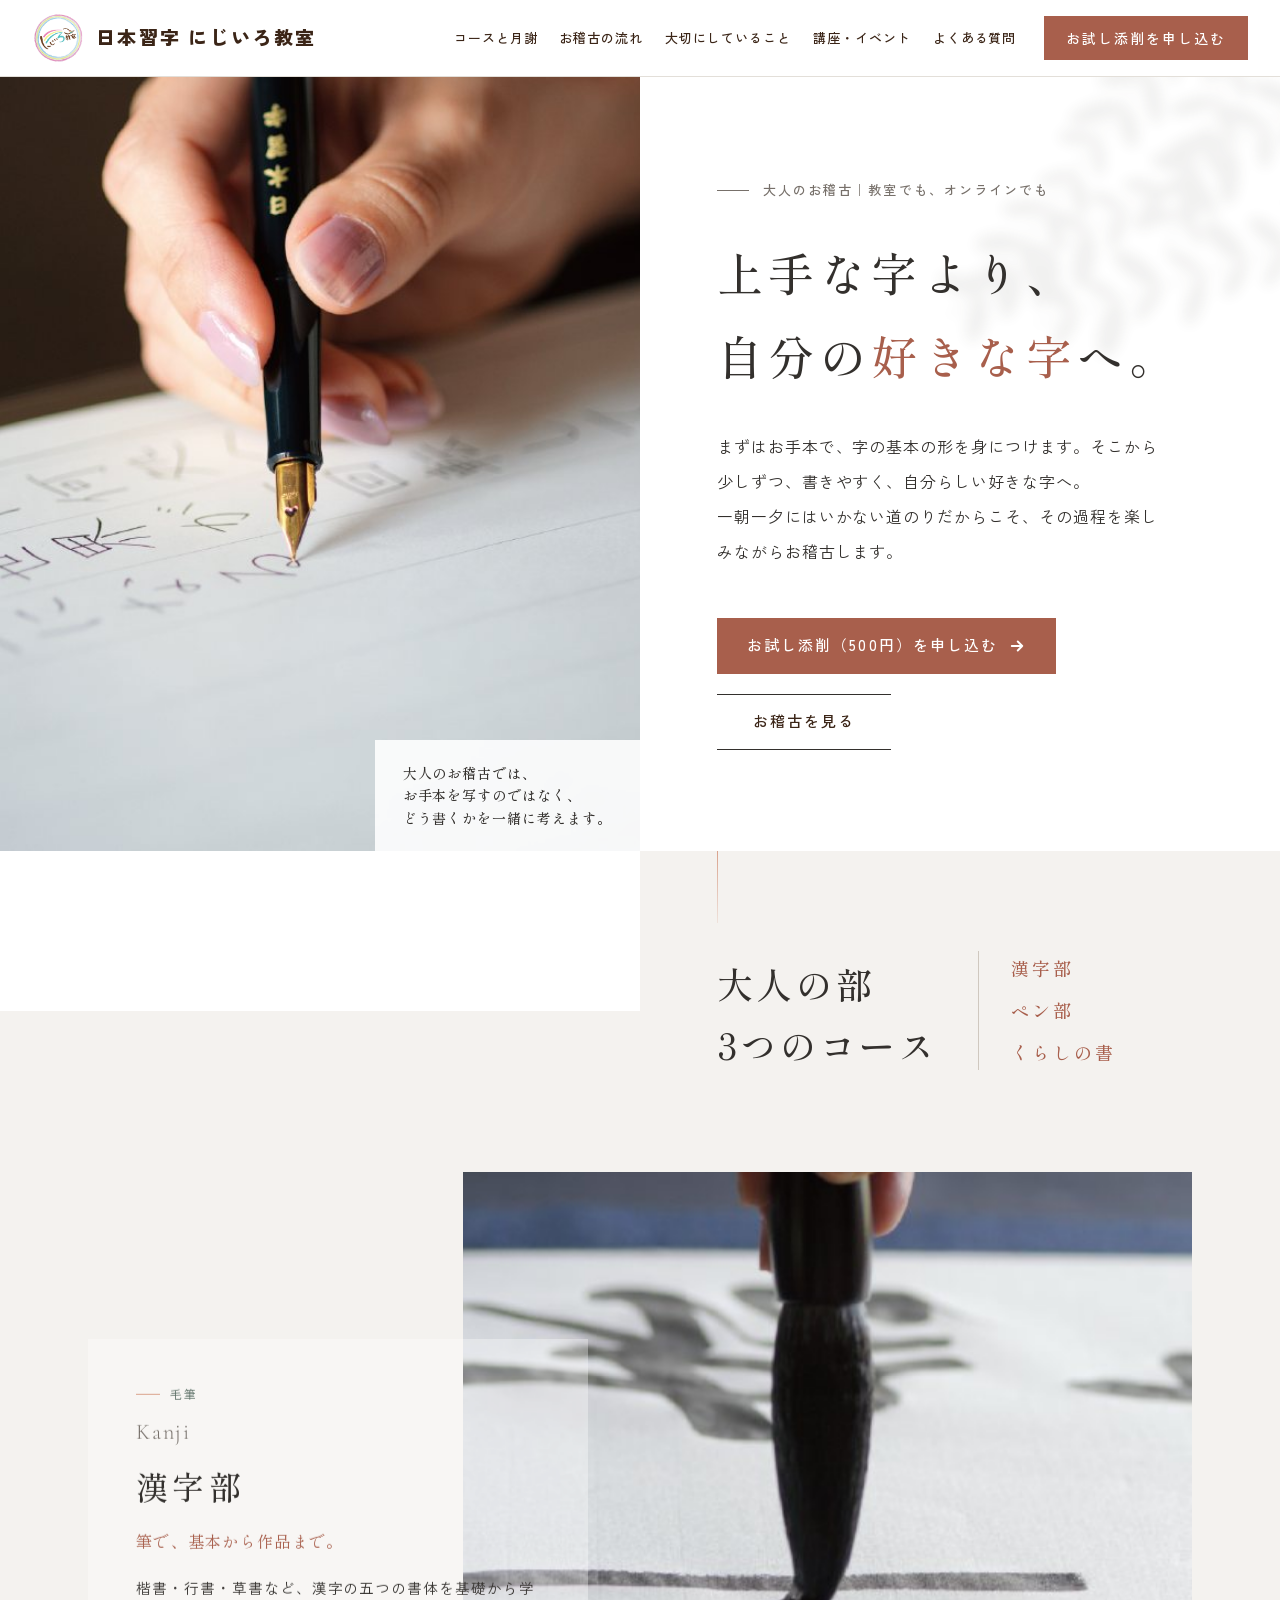
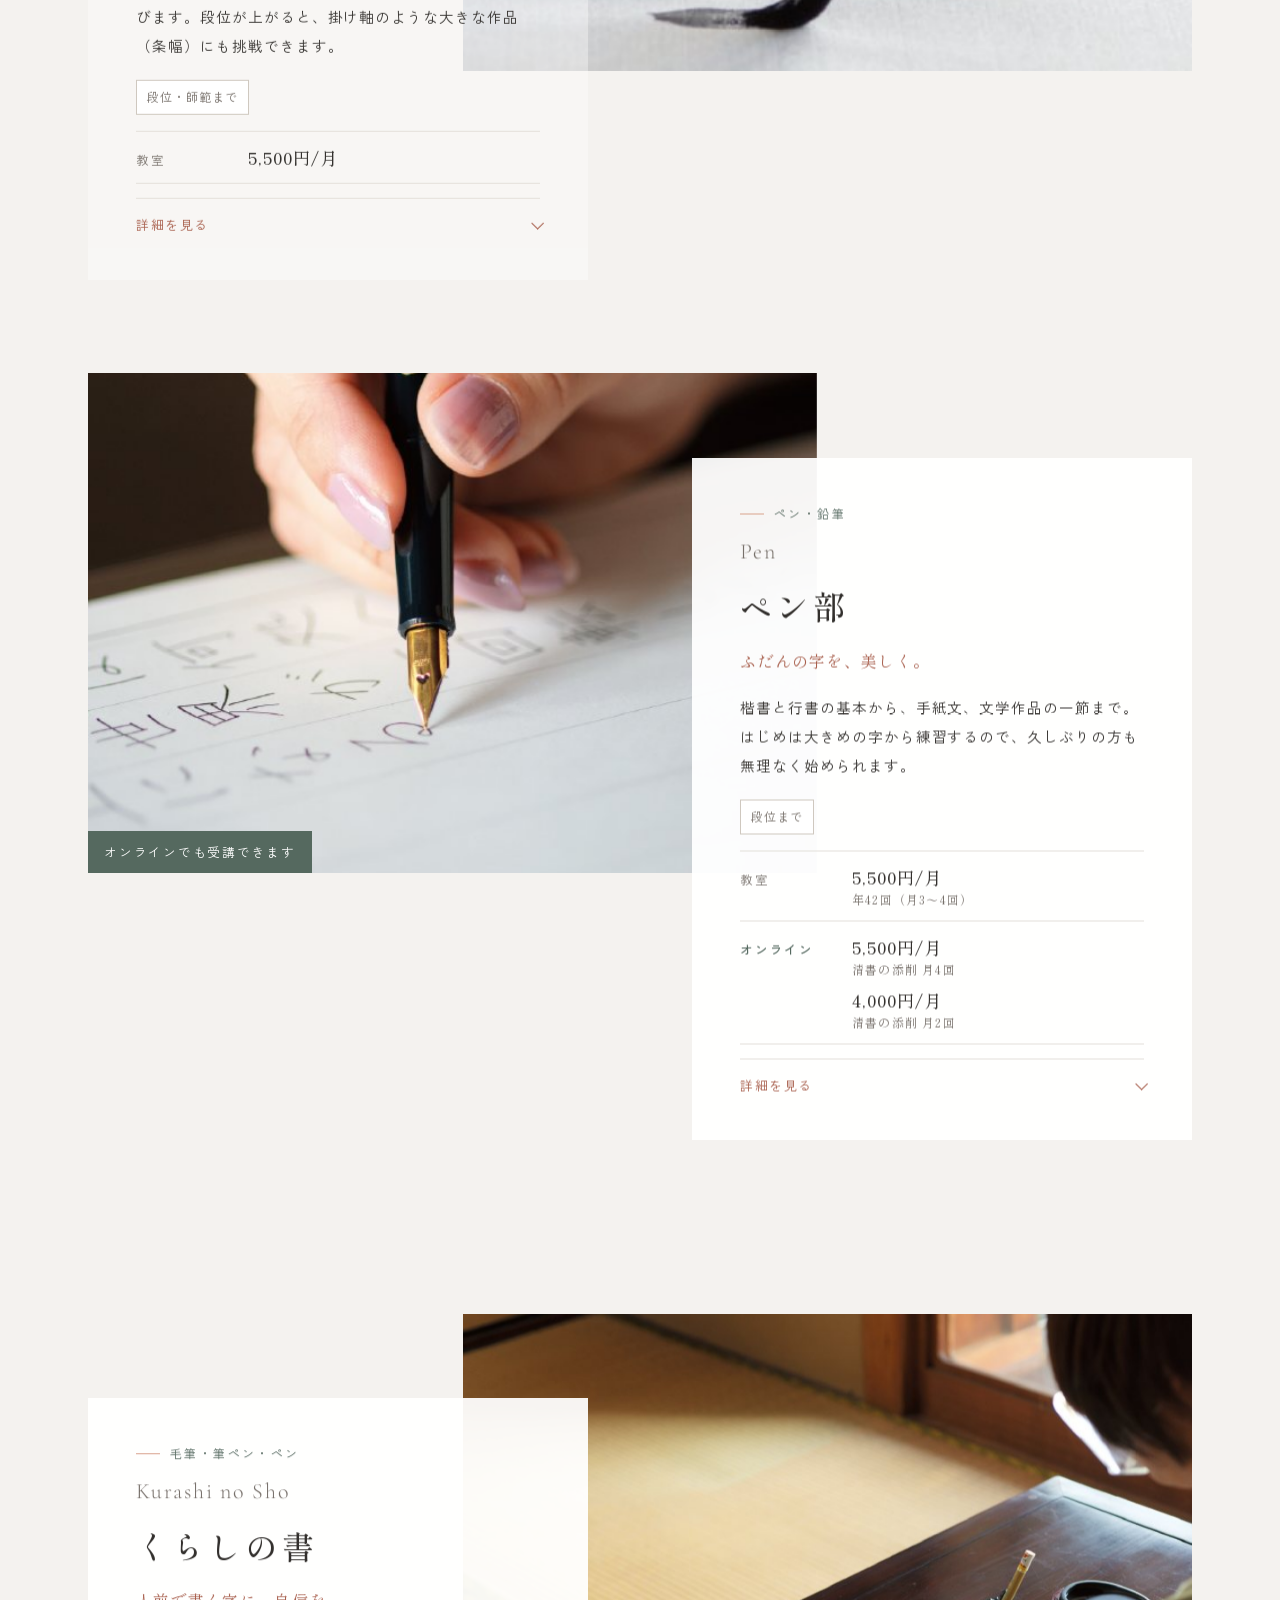
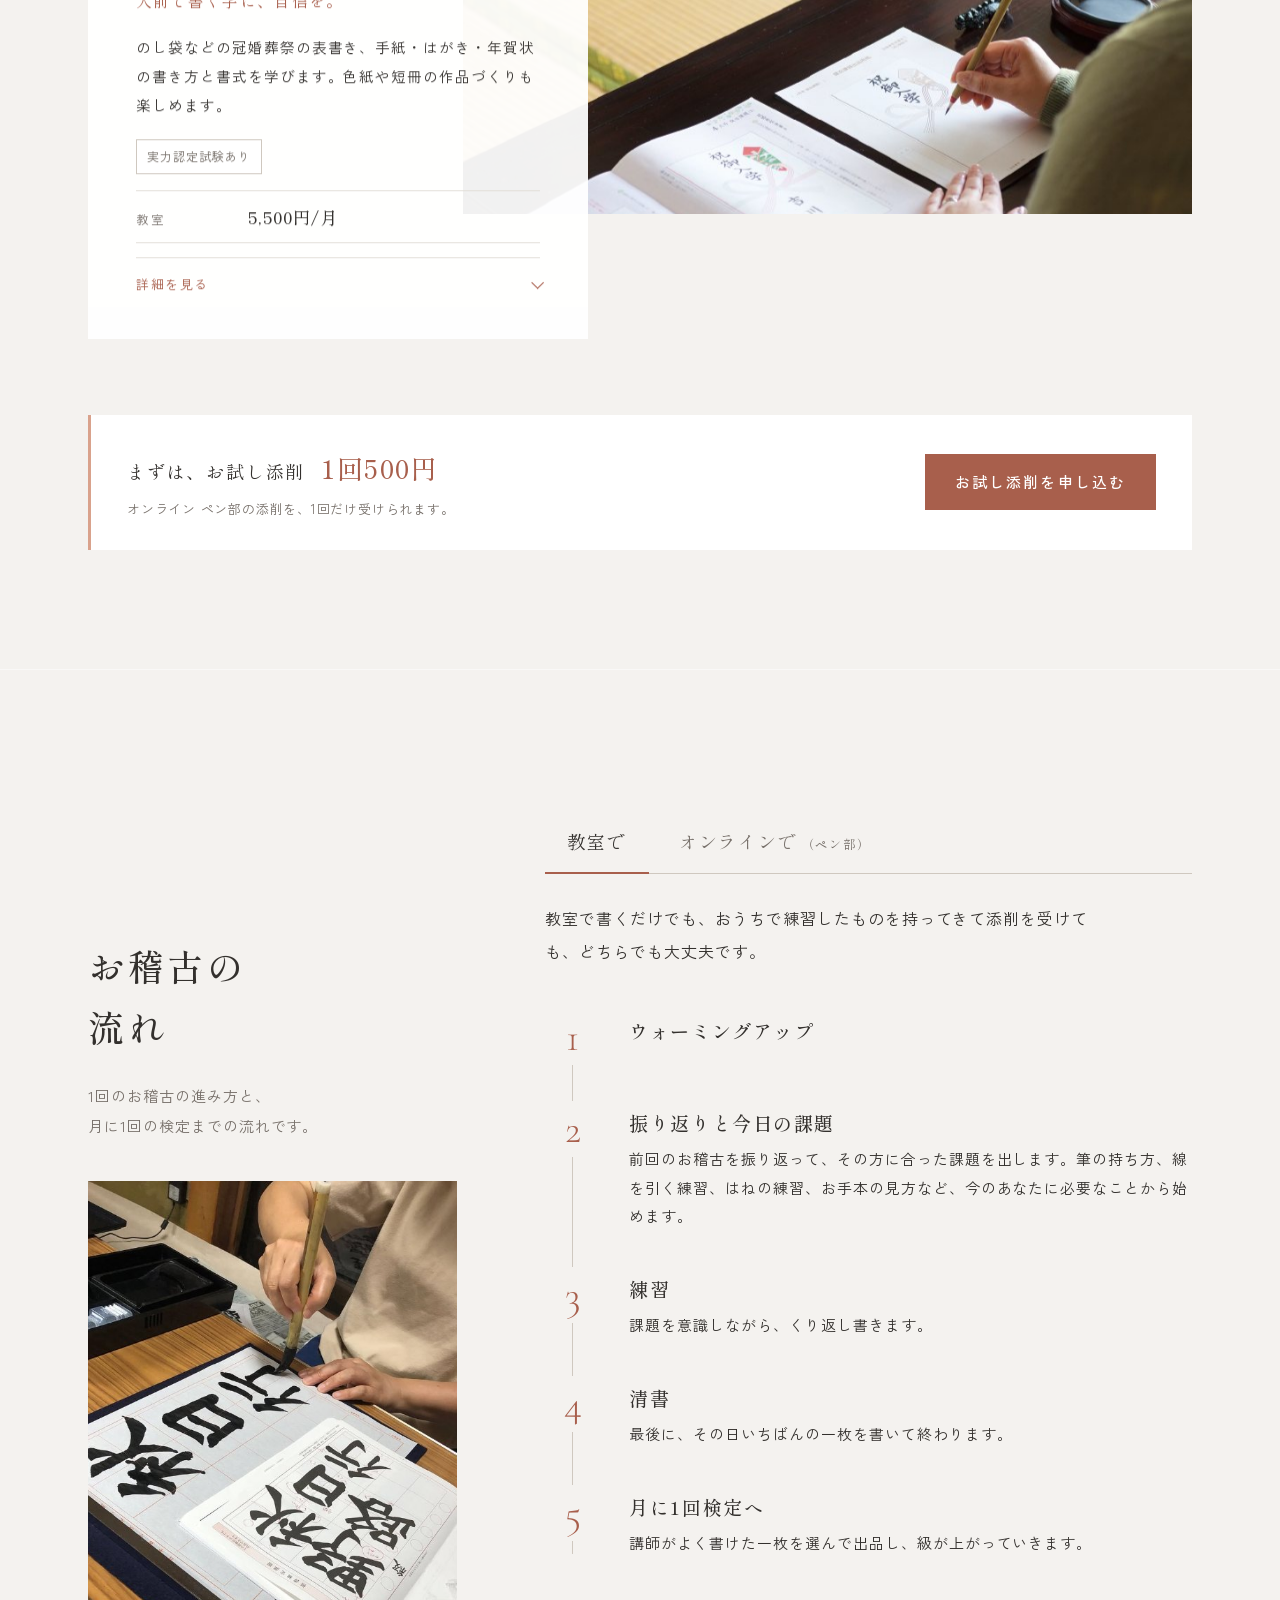
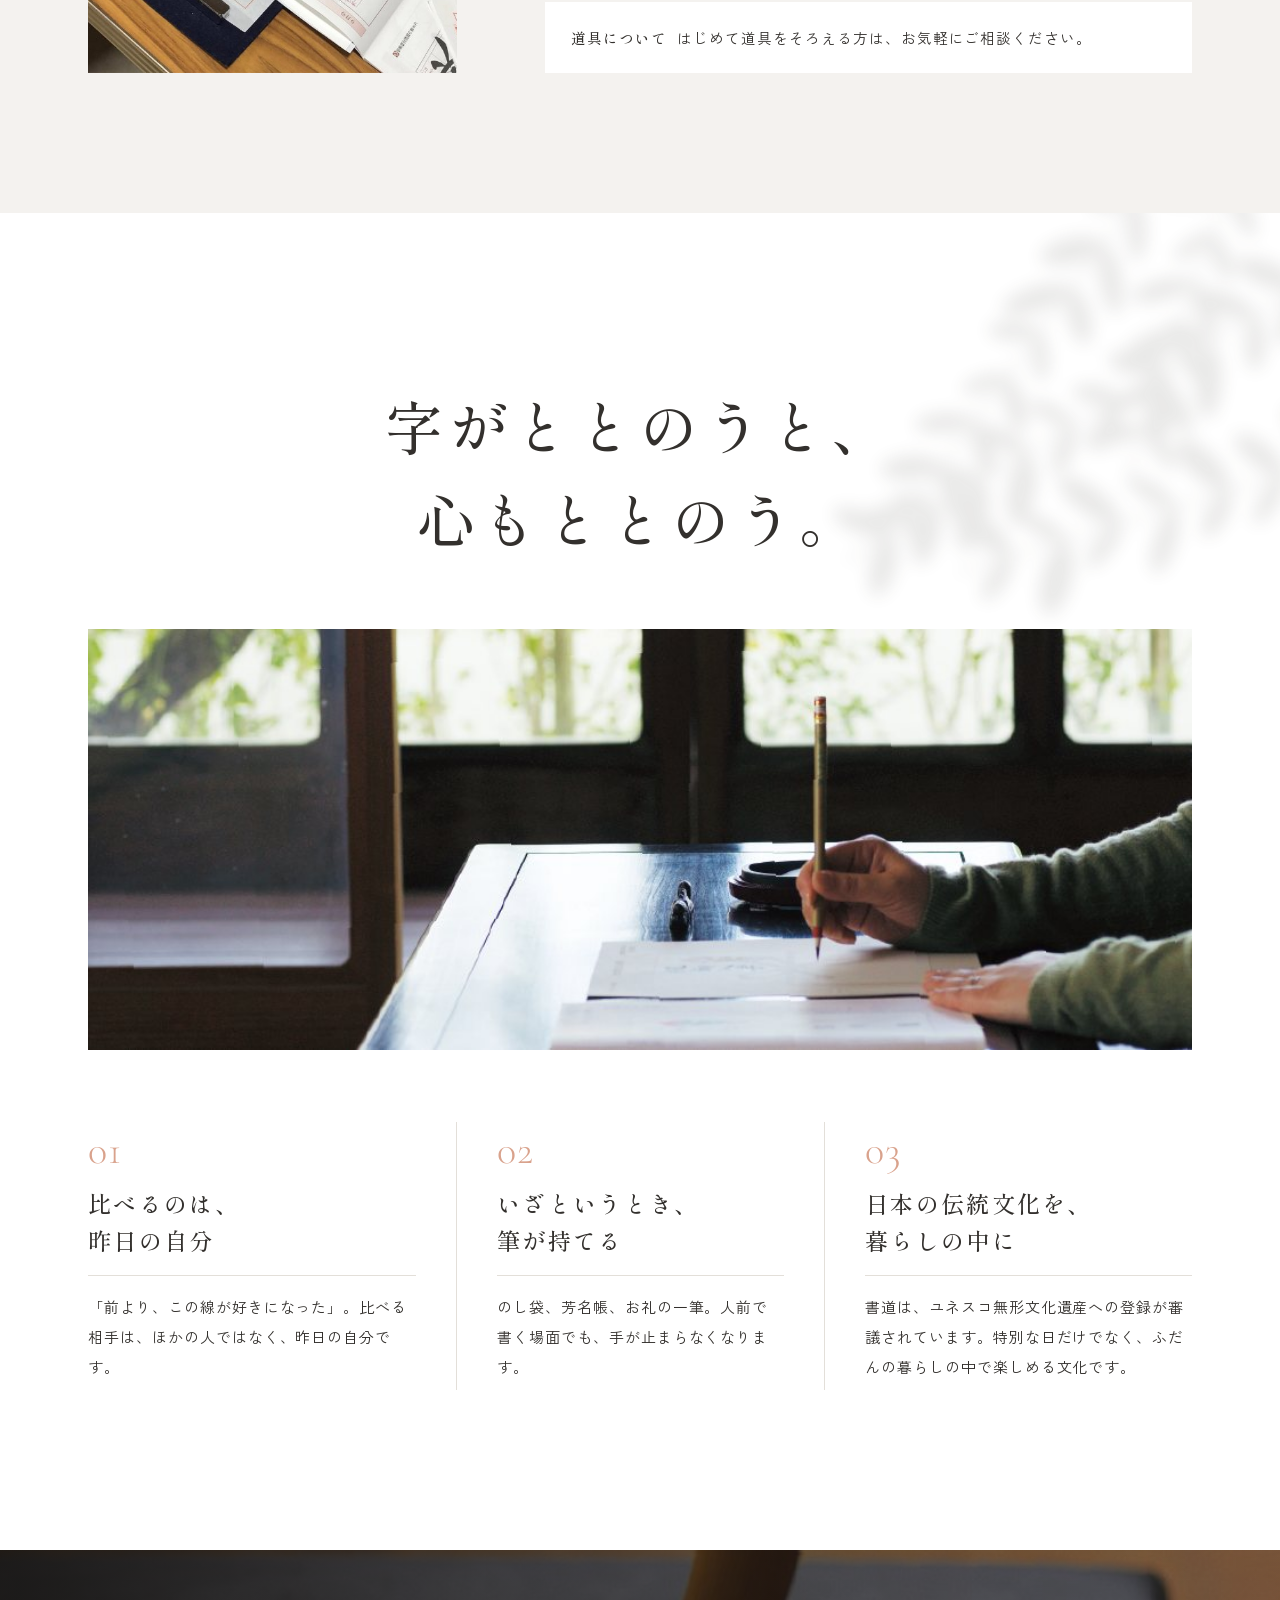
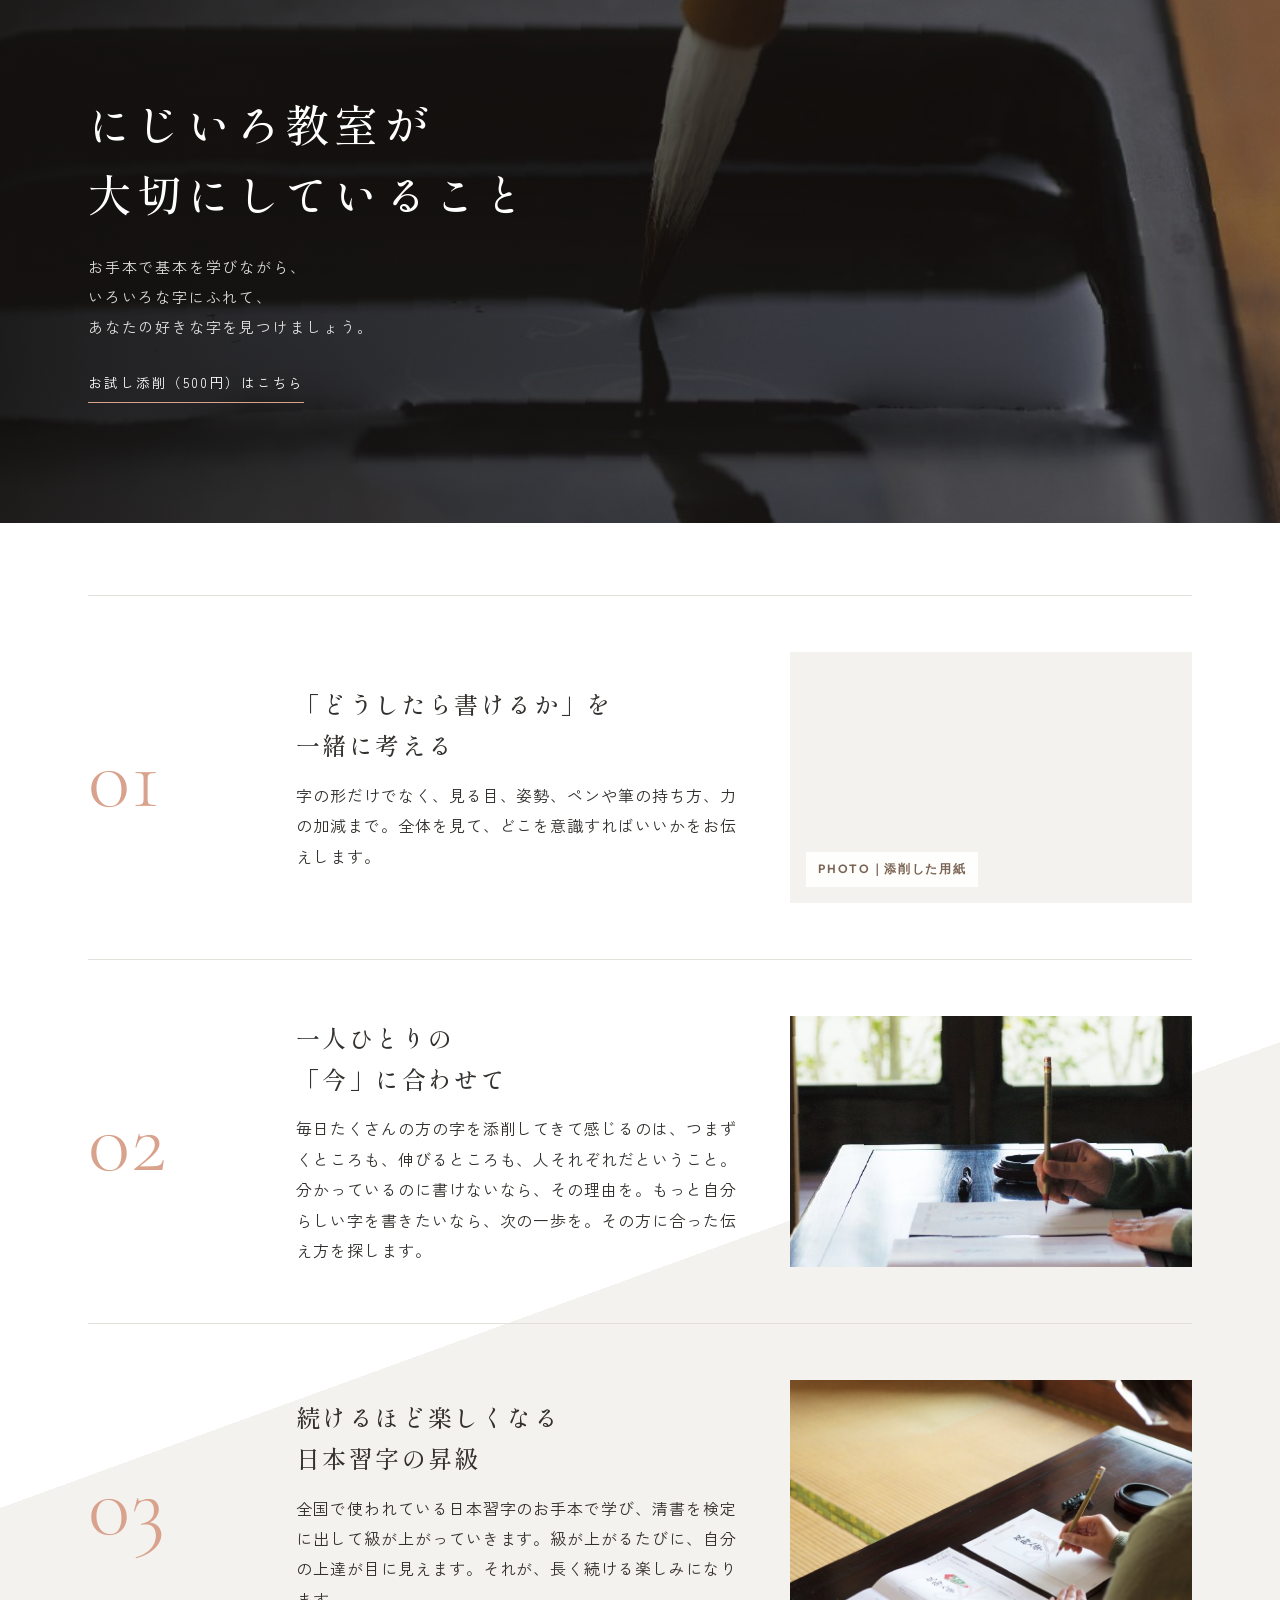
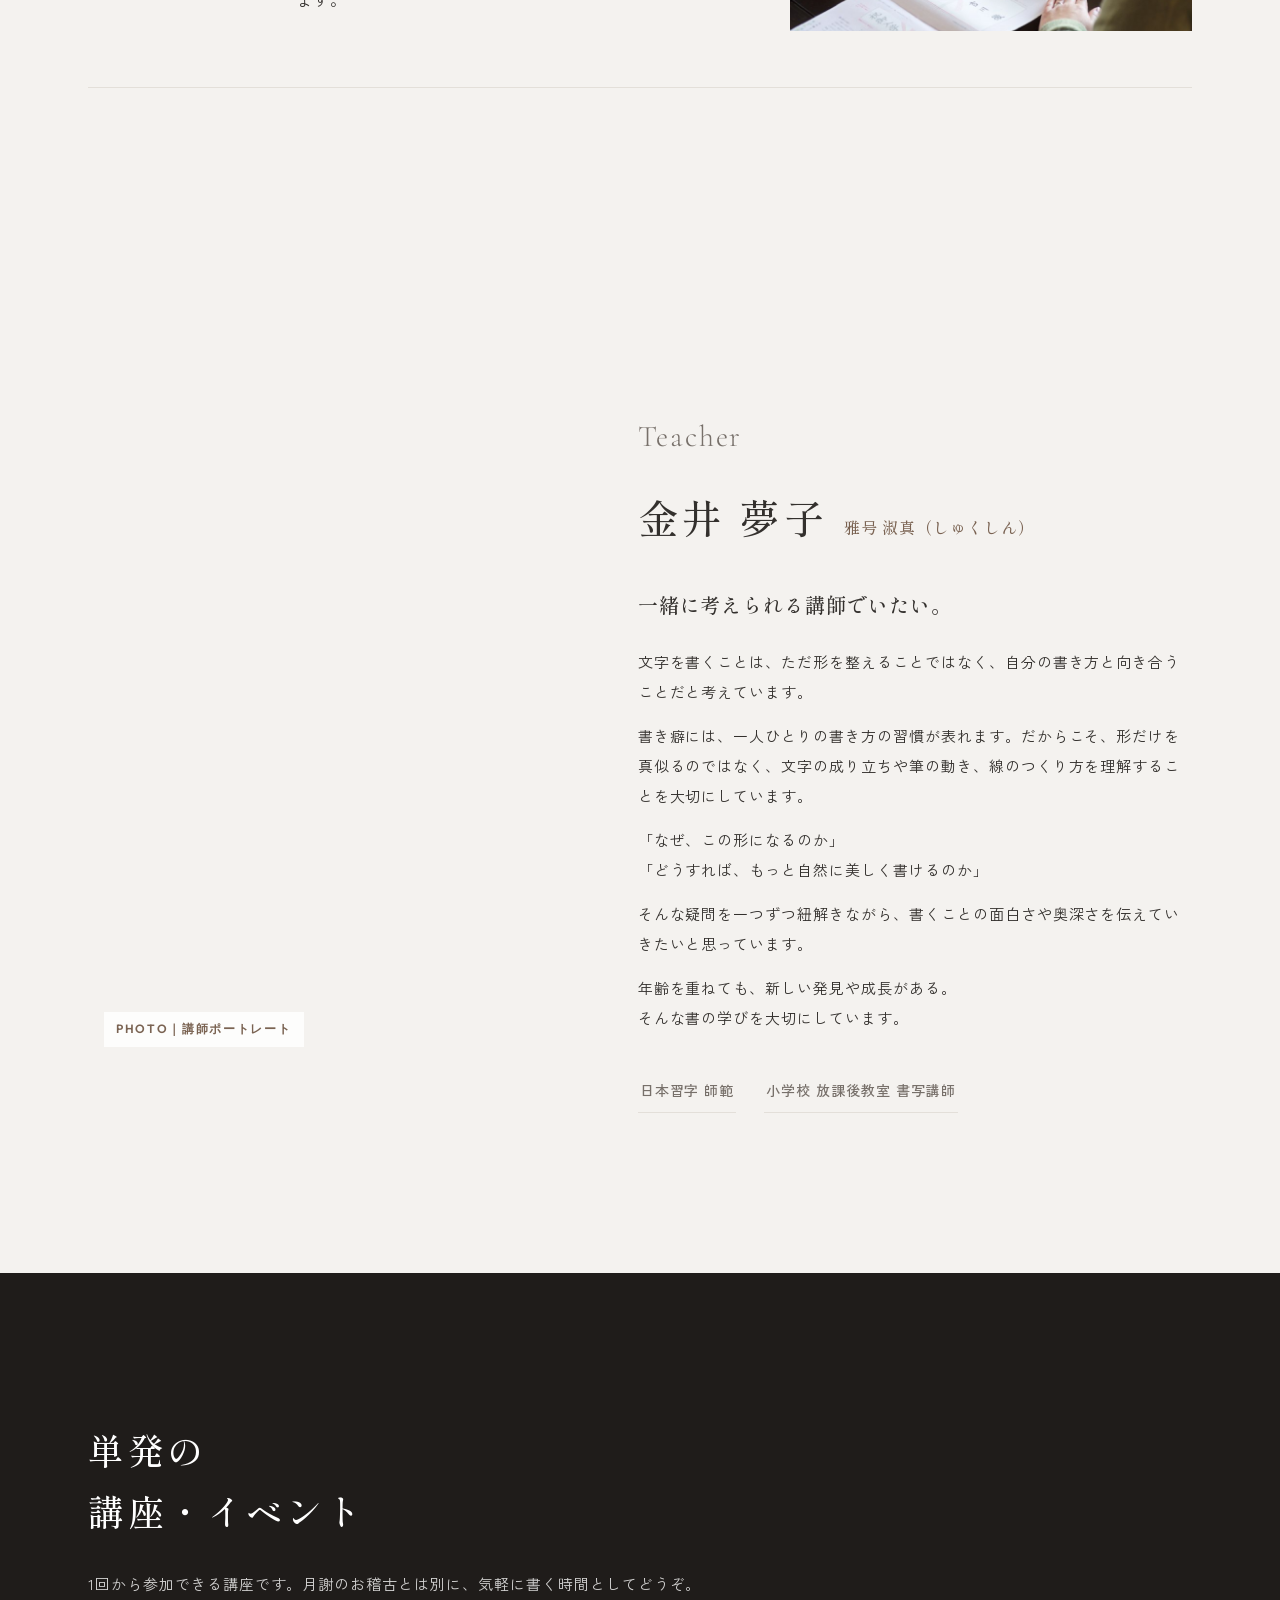
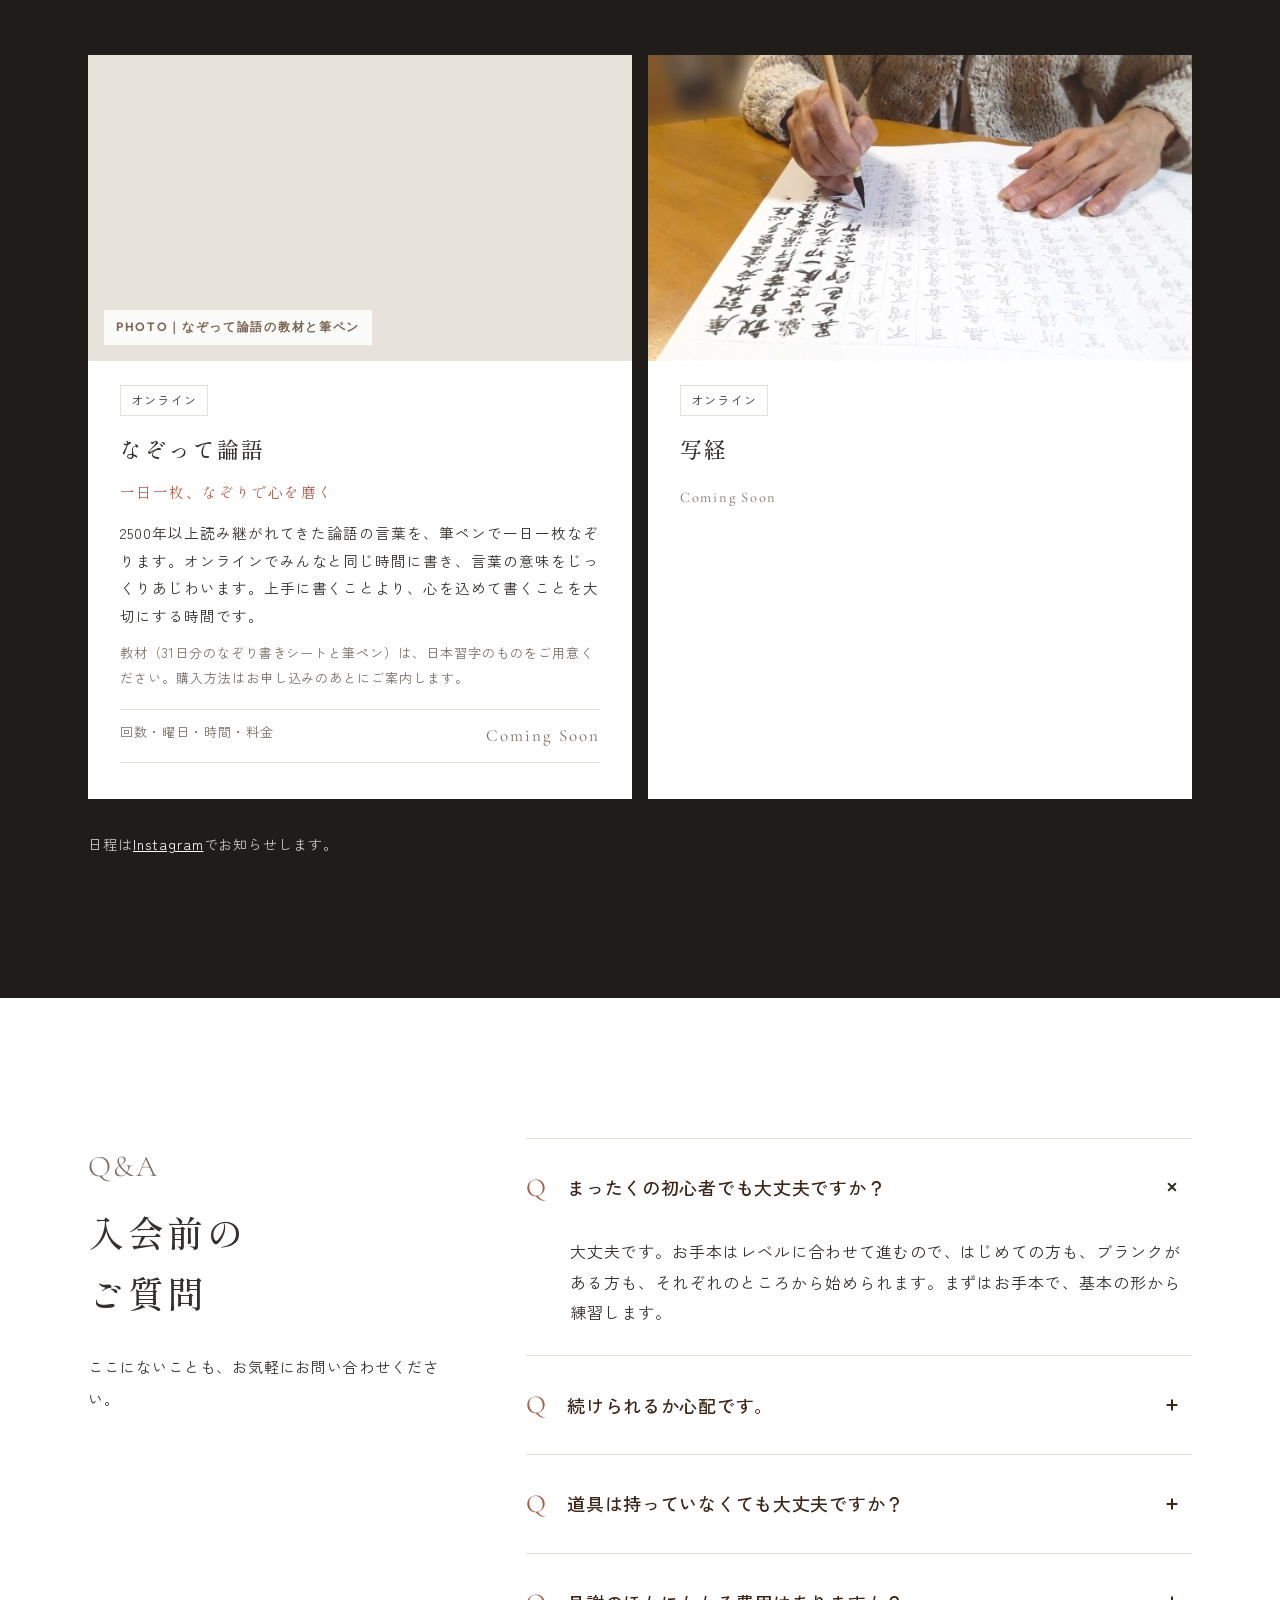
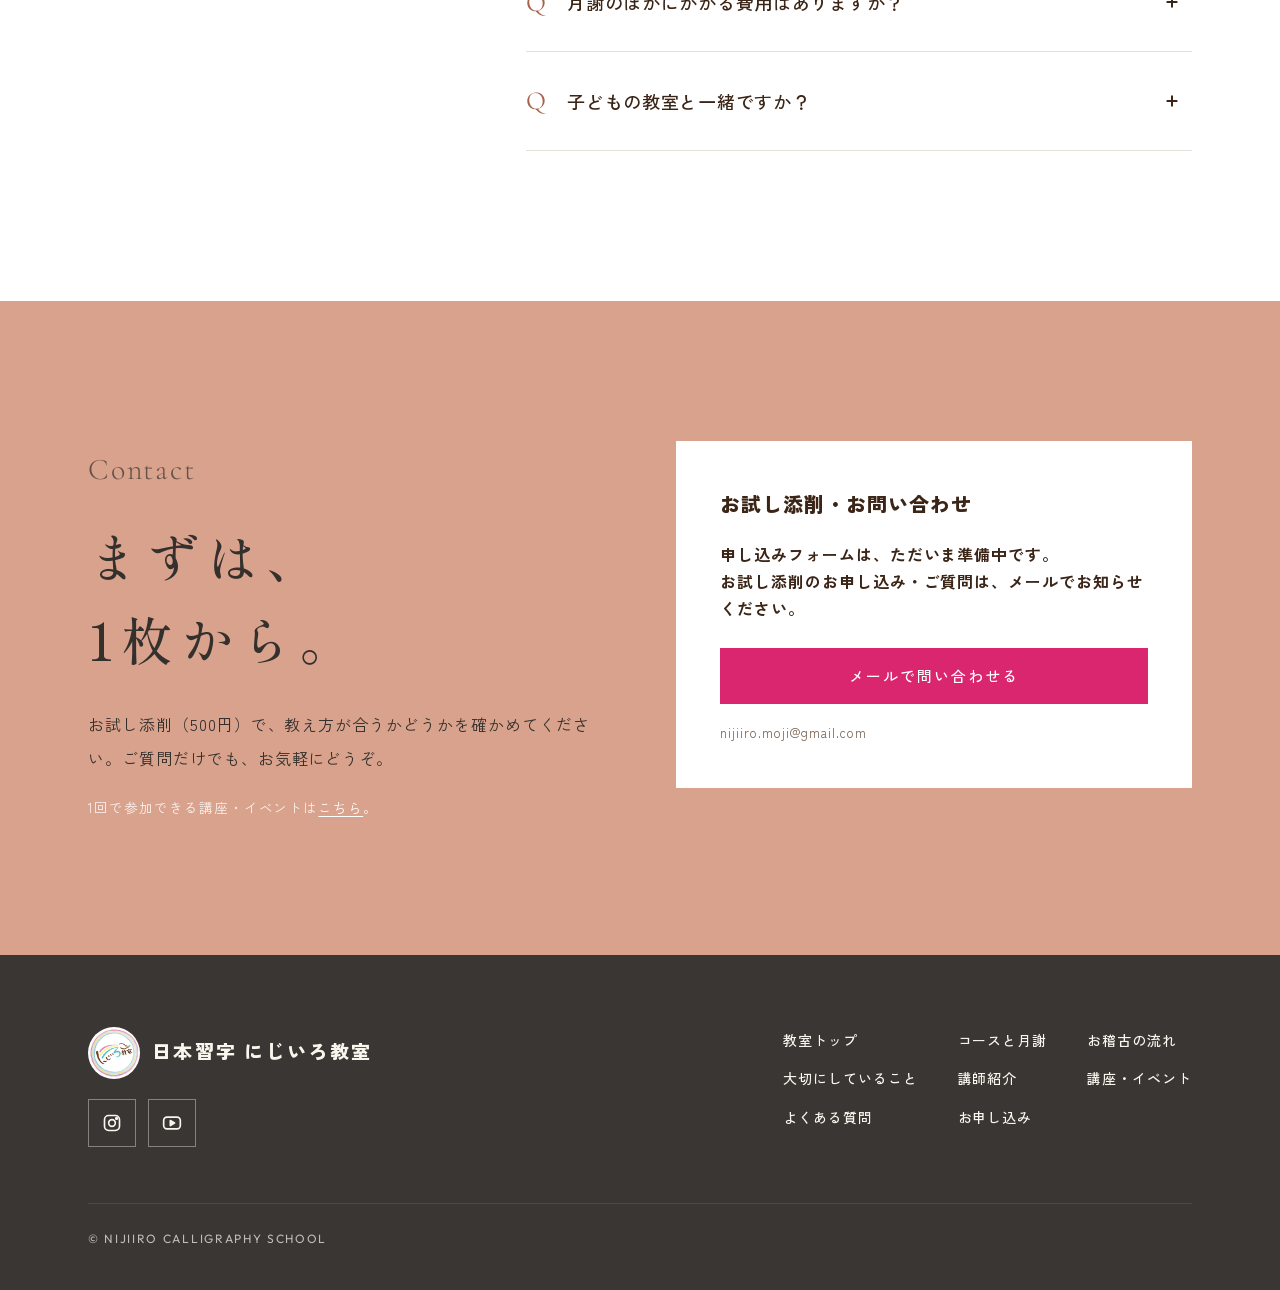
<file: otona.html>
<!doctype html>
<html lang="ja">
<head>
<meta charset="utf-8">
<meta name="viewport" content="width=device-width, initial-scale=1">
<title>大人の書道・ペン字｜日本習字 にじいろ教室（多治見市・オンライン）</title>
<meta name="description" content="上手な字より、自分の好きな字へ。日本習字の師範が、あなたの字に合わせて一緒に上達の道を考えます。オンラインで全国から受講できる大人のための硬筆（ペン字）添削コース。">
<link rel="canonical" href="https://nijiiro-moji.com/otona.html">
<meta property="og:type" content="website">
<meta property="og:site_name" content="日本習字 にじいろ教室">
<meta property="og:title" content="大人の書道・ペン字｜日本習字 にじいろ教室（多治見市・オンライン）">
<meta property="og:description" content="上手な字より、自分の好きな字へ。教室とオンラインで学べる、大人のための書道・ペン字。">
<meta property="og:url" content="https://nijiiro-moji.com/otona.html">
<meta property="og:image" content="https://nijiiro-moji.com/img/adult-window.jpg">
<meta name="twitter:card" content="summary_large_image">
<link rel="icon" href="logo.jpg">
<link rel="preconnect" href="https://fonts.googleapis.com">
<link href="https://fonts.googleapis.com/css2?family=Zen+Kaku+Gothic+New:wght@400;500;700;900&amp;family=Outfit:wght@500;600;700&amp;family=Yuji+Syuku&amp;family=Shippori+Mincho:wght@400;500;600&amp;family=Cormorant+Garamond:wght@300;400;500&amp;display=swap" rel="stylesheet">
<link rel="stylesheet" href="site.css?v=20261125d">
<style>
/* 大人の部：同じ色を使いつつ、余白を広く・落ち着いたトーンに */
.adult .hero{padding:96px 0 120px}
.adult .h1{font-size:56px;line-height:1.45}
.adult .h1 .m::after{background:#D8F3F1}
.a-hero-vis{position:relative;aspect-ratio:1/1}
.a-hero-ph{position:absolute;inset:6% 6% 6% 6%;border-radius:32px}
.a-arc{position:absolute;inset:auto auto -4% -6%;width:60%;z-index:0}
.a-hero-note{position:absolute;right:0;bottom:8%;z-index:2;background:#fff;border-radius:20px;padding:18px 22px;box-shadow:0 14px 30px -12px rgba(59,37,23,.35);font-weight:700;font-size:14px;line-height:1.6;max-width:16em}
.a-hero-note b{display:block;font-family:"Outfit";font-size:12px;letter-spacing:.2em;color:#0A7E79}
/* こんな方に */
.forwho{padding:120px 0}
.fw-list{list-style:none;padding:0;margin:56px 0 0;display:grid;grid-template-columns:repeat(2,minmax(0,1fr));gap:16px}
.fw-list li{background:#fff;border-radius:20px;padding:24px 28px 24px 64px;font-weight:700;font-size:17px;line-height:1.7;position:relative;border:1px solid #E4D9C6}
.fw-list li::before{content:"";position:absolute;left:26px;top:30px;width:20px;height:20px;border-radius:50%;background:conic-gradient(#E23C80 0 33%,#FFC814 0 66%,#19B5B0 0)}
.fw-list li small{display:block;font-weight:500;font-size:14px;color:#6E5847;margin-top:4px}
.fw-not{margin-top:32px;font-size:15px;color:#6E5847;max-width:40em}
/* 添削の流れ（1年の流れの部品を流用） */
.flow{background:#F1EADD}
.flow .ymark{font-size:28px}
/* お試しバナー */
.trial{margin-top:48px;background:#fff;border-radius:32px;padding:40px 48px;display:flex;align-items:center;justify-content:space-between;gap:32px;flex-wrap:wrap;box-shadow:0 30px 60px -40px rgba(59,37,23,.45)}
.trial h3{margin:0;font-size:24px;font-weight:900;line-height:1.5}
.trial p{margin:8px 0 0;font-size:15px}
.adult .contact{background:#087A75}
.adult .contact .btn-p{background:#D9266E}
.back{display:inline-flex;align-items:center;gap:8px;font-weight:700;font-size:14px;text-decoration:none;color:#3B2517}
@container site (max-width: 760px){
  .adult .hero{padding:32px 0 80px}
  .adult .h1{font-size:36px}
  .a-arc{display:none}
  .a-hero-note{position:relative;right:auto;bottom:auto;margin:16px 0 0;max-width:none}
  .a-hero-vis{aspect-ratio:auto;display:flex;flex-direction:column}
  .a-hero-ph{position:relative;inset:auto;height:260px}
  .forwho{padding:88px 0}
  .fw-list{grid-template-columns:1fr}
  .fw-list li{font-size:16px;padding:20px 20px 20px 56px}
  .fw-list li::before{left:22px;top:26px}
  .trial{padding:28px 24px}
  .trial .btn{width:100%}
}

/* ===== B案（作り直し 2026-11-25 13:00）：すっきり・大人っぽく。飾りより、色と余白で見せる =====
   参考：書遊オンラインレッスン（明朝の見出し・白とうすいグレー・大きな写真・角のない形）
   残したもの：葉っぱの影、日本習字パンフのサーモンピンクとセージ */
.adult{--ink:#33302D;--mute:#77706A;--line:#E3DFD9;--gray:#F4F2EF;--sal:#D9A28C;--sal-d:#A85F4C;--sage:#9DB6AC;--sage-d:#55695F;background:#fff;color:var(--ink);letter-spacing:.06em}
.adult .h1,.adult .h2,.adult .bigcta,.adult .tname,.adult .quote,.adult .ritem h3,.adult .cbody h3,.adult .ccard h3,.adult .ystep h3,.adult .trial h3,.adult .pbox h3,.adult .fw-list li{font-family:"Shippori Mincho",serif;font-weight:500}
/* 見出しまわり：細いセリフの英字＋明朝 */
.adult .en{font-family:"Cormorant Garamond",serif;font-weight:300;font-size:30px;letter-spacing:.06em;text-transform:none;color:var(--mute);display:block}
.adult .en::before{display:none}
.adult .h2{font-size:36px;line-height:1.7;letter-spacing:.1em;margin-top:6px}
.adult .lead{font-size:16px;line-height:2.1;color:var(--ink)}
/* ヘッダー・ボタン：角のない形、平らに */
.adult .hd{background:rgba(255,255,255,.94);border-bottom:1px solid var(--line)}
.adult .nav a{font-weight:500;font-size:13px}
.adult .nav{gap:22px}
.adult .nav a{white-space:nowrap}
@container site (max-width:1279px){.adult .nav{display:none}.adult .burger{display:flex}.adult .hd .btn-p{display:none}}
@container site (min-width:1081px) and (max-width:1279px){.adult .drawer:not([hidden]){display:flex}}
.adult .nav a::after{height:1px;background:var(--ink)}
.adult .btn{border-radius:0;font-weight:500;letter-spacing:.14em;min-height:56px}
.adult .btn-p{background:var(--sal-d);box-shadow:none}
.adult .btn-p:hover{background:#8A4A3A;transform:none;box-shadow:none}
.adult .btn-o{background:transparent;border:0;border-top:1px solid var(--ink);border-bottom:1px solid var(--ink);padding:0 36px}
.adult .btn-o:hover{background:var(--ink);color:#fff}
.adult .hd .btn{min-height:44px}
.adult .burger{border:1px solid var(--ink);border-radius:0}
/* ヒーロー：写真を大きく左に、右は白い余白と見出し */
.adult .hero{padding:0;position:relative;overflow:hidden}
.adult .hero-grid{max-width:none;padding:0;gap:0;grid-template-columns:minmax(0,1fr) minmax(0,1fr);align-items:stretch;min-height:min(86vh,780px)}
.adult .hero-grid>div:first-child{padding:96px 7vw 96px 6vw;display:flex;flex-direction:column;justify-content:center;position:relative;z-index:1}
.adult .a-hero-vis{order:-1;aspect-ratio:auto;min-height:100%}
.adult .a-hero-ph{inset:0;border-radius:0}
.adult .a-hero-ph img{object-position:center 30%!important}
.adult .a-hero-note{right:0;bottom:0;border-radius:0;box-shadow:none;background:rgba(255,255,255,.88);font-family:"Shippori Mincho",serif;font-weight:500;padding:22px 28px;font-size:14px;max-width:none;white-space:nowrap}
.adult .a-hero-note b{font-family:"Cormorant Garamond",serif;font-weight:400;font-size:15px;letter-spacing:.08em;color:var(--mute)}
.adult .kicker{border:0;background:none;padding:0;font-weight:500;font-size:13px;letter-spacing:.16em;color:var(--mute);gap:14px}
.adult .dot{width:32px;height:1px;border-radius:0;background:var(--mute)}
.adult .h1{font-size:46px;line-height:1.8;letter-spacing:.12em;margin-top:28px}
.adult .h1 .m{color:var(--sal-d)}
.adult .h1 .m::after{display:none}
.adult .hero-p{font-size:16px;line-height:2.2;margin-top:32px}
.adult .hero-cta{margin-top:48px;gap:20px}
.adult .hero::after{content:"";position:absolute;right:-4%;top:-8%;width:46%;aspect-ratio:8/7;background:url(img/leaf-shadow.svg) no-repeat right top/contain;opacity:.07;pointer-events:none;z-index:0}
/* こんな方に：葉っぱの影（気に入っていただいた部分） */
.adult .forwho{position:relative;overflow:hidden;padding:150px 0;background:var(--gray)}
.adult .forwho::before{content:"";position:absolute;top:-40px;right:-60px;width:min(760px,70%);aspect-ratio:8/7;background:url(img/leaf-shadow.svg) no-repeat right top/contain;opacity:.11;pointer-events:none}
.adult .forwho .wrap{position:relative}
.adult .fw-list{gap:0 56px;margin-top:64px}
.adult .fw-list li{background:none;border:0;border-top:1px solid #D8D2CA;border-radius:0;padding:28px 0 28px 0;font-size:17px;letter-spacing:.08em}
.adult .fw-list li:nth-last-child(-n+2){border-bottom:1px solid #D8D2CA}
.adult .fw-list li::before{display:none}
.adult .fw-list li small{font-family:"Zen Kaku Gothic New",sans-serif;font-weight:400;color:var(--mute);margin-top:8px;font-size:14px}
.adult .fw-not{margin-top:40px;color:var(--mute)}
/* 教え方：白地、ななめのうすいグレーの面 */
.adult .reason{background:#fff;color:var(--ink);border-radius:0;padding:160px 0;overflow:hidden}
.adult .reason::before{content:"";position:absolute;inset:0;background:linear-gradient(160deg,transparent 0 55%,var(--gray) 55% 100%);pointer-events:none}
.adult .reason .wrap{position:relative}
.adult .reason .lead{color:var(--ink)!important}
.adult #reason-list{padding-top:72px}
.adult #reason-list .rlist{margin-top:0}
.adult .a-tbio{margin-top:24px;font-size:15px;line-height:2}
.adult .a-tbio p{margin:0}
.adult .a-tbio p+p{margin-top:14px}
@media (max-width:760px){.adult .a-tbio{font-size:14px;line-height:1.9}}
@media (max-width:760px){.adult #reason-list{padding-top:40px}}
.adult .ritem{border-color:var(--line)!important;padding:56px 0}
.adult .ritem p{color:var(--ink)}
.adult .rnum{font-family:"Cormorant Garamond",serif;font-weight:300;font-size:88px;-webkit-text-stroke:0;color:var(--sal)}
.adult .ritem h3{font-size:24px;letter-spacing:.1em;line-height:1.7}
.adult .rph{border-radius:0;background-color:var(--gray);background-image:none}
.adult .rph span{border-radius:0}
/* コース */
.adult .course{padding:160px 0}
.adult .cfeat,.adult .ccard{border-radius:0}
.adult .cfeat{box-shadow:none;border:1px solid var(--line)}
.adult .cfeat .ph{background-color:var(--gray);background-image:none}
.adult .ph span{border-radius:0}
.adult .tag{border-radius:0;font-weight:500;letter-spacing:.14em;font-size:12px}
.adult .cfeat .tag{background:var(--sage)!important;color:#fff!important}
.adult .cbody h3 span,.adult .ccard h3 span{font-family:"Zen Kaku Gothic New",sans-serif;font-weight:400}
.adult .spec{border-top:1px solid var(--line);border-bottom:1px solid var(--line)}
.adult .price{font-family:"Cormorant Garamond",serif;font-weight:400;font-size:52px}
.adult .ccard:hover{transform:none}
.adult .circ{display:none}
.adult .cb{background:var(--sage-d)}
.adult .cb .tag{background:transparent!important;color:#fff!important;border:1px solid rgba(255,255,255,.6)}
.adult .cb b,.adult .cb .link{color:#F3D6C8!important}
.adult .cy{background:#F6EEEA}
.adult .cy .tag{background:transparent!important;color:var(--sal-d)!important;border:1px solid var(--sal-d)}
.adult .cy .link{color:var(--sal-d)!important}
.adult .link{border-bottom-width:1px;font-weight:500}
/* 添削の流れ：数字と細い線だけ */
.adult .flow{background:var(--gray)}
.adult .yk{display:none}
.adult .yrow::before{height:1px;top:40px;background:#CFC8BF}
.adult .ymark{width:80px;height:80px;border:0;border-radius:0;background:var(--gray);font-family:"Cormorant Garamond",serif;font-weight:300;font-size:56px;color:var(--sal-d);justify-content:flex-start}
.adult .ystep:hover .ymark{transform:none}
.adult .ystep h3{font-size:19px;letter-spacing:.08em}
/* 講師 */
.adult .teacher{padding:160px 0}
.adult .tph{border-radius:0;background-color:var(--gray);background-image:none}
.adult .tframe::before{display:none}
.adult .tname{font-weight:500}
.adult .quote{font-size:20px;padding-left:0}
.adult .quote::before{display:none}
.adult .creds li{border-radius:0;background:none;border:0;border-bottom:1px solid var(--line);padding:8px 2px;font-weight:500;color:var(--mute)}
.adult .creds{gap:6px 28px}
/* 料金 */
#price{padding:0!important}
.adult .price-sec{background:var(--gray);border-radius:0}
.adult .pbox{border-radius:0}
.adult .pbox h3{font-size:19px}
.adult .pbox h3 i{width:20px;height:1px;border-radius:0;background:var(--sal-d)!important}
.adult .prow{border-bottom-color:var(--line);font-weight:500}
.adult .prow .v{font-family:"Cormorant Garamond",serif;font-weight:400;font-size:34px}
.adult .trial{border-radius:0;box-shadow:none;border:1px solid var(--line)}
/* よくある質問 */
.adult .fitem{border-bottom:1px solid var(--line)}
.adult .fitem:first-child{border-top:1px solid var(--line)}
.adult .fq{font-weight:500}
.adult .fq:hover{color:var(--sal-d)}
.adult .fq .q{font-family:"Cormorant Garamond",serif;font-weight:400;font-size:26px;color:var(--sal-d)}
.adult .fq .pm{border:0;border-radius:0}
.adult details[open] .fq .pm{background:none;color:var(--ink)}
/* お問い合わせ：パンフの表紙のサーモンピンク */
.adult .contact{background:var(--sal);color:var(--ink);border-radius:0}
.adult .contact .en{color:var(--ink);opacity:.7}
.adult .contact .lead{color:var(--ink)!important}
.adult .bigcta{font-size:52px;letter-spacing:.14em;line-height:1.6}
.adult .form{border-radius:0}
.adult .ft{background:#3A3633}
.adult .soc a{border-radius:0;border-width:1px}
.adult .soc a:hover{background:var(--sal-d);border-color:var(--sal-d)}
.adult .ft nav a:hover{color:var(--sal)}
@container site (max-width: 1080px){
  .adult .hero-grid>div:first-child{padding:72px 5vw}
  .adult .h1{font-size:38px}
}
@container site (max-width: 760px){
  .adult .hero-grid{grid-template-columns:1fr;min-height:0}
  .adult .hero-grid>div:first-child{padding:44px 22px 80px}
  .adult .a-hero-vis{display:block;height:auto}
  .adult .a-hero-ph{position:relative;inset:auto;height:96vw;max-height:520px;width:100%}
  .adult .a-hero-note{position:absolute;right:0;bottom:0;margin:0;max-width:none;padding:12px 16px;font-size:12px;line-height:1.7}
  .adult .h1{font-size:30px;line-height:1.8;letter-spacing:.08em;margin-top:20px}
  .adult .hero-p{font-size:15px;margin-top:24px}
  .adult .hero-cta{margin-top:36px}
  .adult .hero::after{display:none}
  .adult .en{font-size:24px}
  .adult .h2{font-size:26px}
  .adult .forwho,.adult .reason,.adult .course,.adult .teacher{padding:100px 0}
  .adult .fw-list{margin-top:40px}
  .adult .fw-list li{padding:22px 0;font-size:15.5px;letter-spacing:.03em}
  .adult .fw-list li:nth-last-child(2){border-bottom:0}
  .adult .reason::before{background:linear-gradient(170deg,transparent 0 60%,var(--gray) 60% 100%)}
  .adult .rnum{font-size:60px}
  .adult .ritem h3{font-size:20px}
  .adult .ymark{width:56px;height:56px;font-size:44px}
  .adult .ystep{grid-template-columns:56px 1fr}
  .adult .yrow::before{left:14px;top:8px;bottom:8px;width:1px;height:auto}
  .adult .ymark{height:48px;justify-content:center;background:var(--gray)}
  .adult .bigcta{font-size:34px}
  .adult .price{font-size:44px}
}

/* こんな方を：白い面＋キーワード（2026-11-25 22:50） */
.adult .fw-list{gap:20px;margin-top:64px}
.adult .fw-list li{background:#fff;border:0;border-radius:0;padding:36px 40px 38px;font-size:18px;letter-spacing:.06em;line-height:1.75}
.adult .fw-list li:nth-last-child(-n+2){border-bottom:0}
.adult .fw-key{display:flex;align-items:center;gap:12px;font-family:"Zen Kaku Gothic New",sans-serif;font-weight:500;font-size:12.5px;letter-spacing:.2em;color:var(--sage-d);margin-bottom:16px}
.adult .fw-key::before{content:"";width:28px;height:1px;background:var(--sal)}
.adult .fw-list li small{margin-top:12px;font-size:14px;line-height:1.9}
.adult .fw-not{margin:64px auto 0;max-width:none;text-align:center;font-family:"Shippori Mincho",serif;font-weight:500;font-size:20px;letter-spacing:.1em;line-height:1.9;color:var(--ink)}
.adult .fw-not::before,.adult .fw-not::after{content:"";display:inline-block;width:40px;height:1px;background:var(--sal);vertical-align:middle;margin:0 20px}
@media (max-width:760px){
  .adult .fw-list{gap:12px;margin-top:40px}
  .adult .fw-list li{padding:26px 24px 28px;font-size:16px}
  .adult .fw-list li:nth-last-child(2){border-bottom:0}
  .adult .fw-key{margin-bottom:12px}
  .adult .fw-not{font-size:16px;text-align:left;margin-top:40px}
  .adult .fw-not::before,.adult .fw-not::after{display:none}
}

/* こんな方を：コンパクトに（2026-11-25 23:25） */
.adult .fw-list{gap:16px;margin-top:56px}
.adult .fw-list li{padding:28px 32px 30px;line-height:1.6}
.adult .fw-key{margin-bottom:10px}
.adult .fw-list li small{margin-top:8px;line-height:1.7}
.adult .fw-not{margin-top:48px}
.adult .forwho{padding-bottom:100px}
/* つなぎの帯 */
.adult .a-bridge{position:relative;overflow:hidden;color:#fff;padding:120px 0;background:#1F1C1A}
.adult .a-bridge-bg{position:absolute;inset:0;background:url(img/brush-inkstone.jpg) center 40%/cover no-repeat;opacity:.55}
.adult .a-bridge::after{content:"";position:absolute;inset:0;background:linear-gradient(90deg,rgba(20,18,16,.85) 0%,rgba(20,18,16,.35) 60%,rgba(20,18,16,.1) 100%);pointer-events:none}
.adult .a-bridge-in{position:relative;z-index:1}
.adult .a-bridge .en{color:rgba(255,255,255,.7)}
.adult .a-bridge-main{font-family:"Shippori Mincho",serif;font-weight:500;font-size:44px;line-height:1.6;letter-spacing:.12em;margin:18px 0 0}
.adult .a-bridge-sub{margin:24px 0 0;font-size:15px;line-height:2;letter-spacing:.12em;color:rgba(255,255,255,.85)}
.adult .a-bridge-down{display:inline-flex;flex-direction:column;align-items:flex-start;gap:14px;margin-top:40px;color:#fff;text-decoration:none;font-size:13px;letter-spacing:.24em}
.adult .a-bridge-down::after{content:"";width:1px;height:56px;background:linear-gradient(var(--sal),transparent);margin-left:6px}
.adult .a-bridge-cta{display:block;width:max-content;margin-top:28px;color:#fff;font-size:13.5px;letter-spacing:.14em;text-decoration:none;border-bottom:1px solid var(--sal);padding-bottom:6px}
.adult .a-bridge-cta:hover{color:var(--sal)}
@media (max-width:760px){
  .adult .forwho{padding:72px 0}
  .adult .fw-list{gap:8px;margin-top:28px}
  .adult .fw-list li{padding:18px 20px 20px;font-size:15.5px;line-height:1.55}
  .adult .fw-key{margin-bottom:6px;font-size:11.5px}
  .adult .fw-key::before{width:20px}
  .adult .fw-list li small{font-size:13px;margin-top:6px;line-height:1.65}
  .adult .fw-not{margin-top:28px;font-size:15px}
  .adult .a-bridge{padding:80px 0}
  .adult .a-bridge-main{font-size:22px;letter-spacing:.08em}
  .adult .a-bridge-sub{font-size:13.5px;line-height:1.9;letter-spacing:.06em}
  .adult .a-bridge::after{background:linear-gradient(180deg,rgba(20,18,16,.55),rgba(20,18,16,.85))}
}

/* はじめる前の3つの不安（2026-11-25 23:30） */
.adult .fw3-lead{margin:28px 0 0;font-size:15px;line-height:2;color:var(--mute)}
.adult .fw3{display:grid;grid-template-columns:repeat(3,minmax(0,1fr));gap:16px;margin-top:56px}
.adult .fw3-card{background:#fff;padding:36px 32px 34px;display:flex;flex-direction:column}
.adult .fw3-no{font-family:"Cormorant Garamond",serif;font-weight:300;font-size:40px;line-height:1;color:var(--sal)}
.adult .fw3-q{font-family:"Shippori Mincho",serif;font-weight:500;font-size:24px;letter-spacing:.1em;margin:14px 0 20px;padding-bottom:18px;border-bottom:1px solid var(--line)}
.adult .fw3-card ul{list-style:none;padding:0;margin:0;display:grid;gap:12px}
.adult .fw3-card li{position:relative;padding-left:22px;font-size:14.5px;line-height:1.75}
.adult .fw3-card li::before{content:"";position:absolute;left:0;top:.85em;width:12px;height:1px;background:var(--sage-d)}
.adult .fw3-link{margin-top:auto;padding-top:22px;align-self:flex-start;color:var(--sal-d);font-size:13.5px;letter-spacing:.12em;text-decoration:none;border-bottom:1px solid var(--sal)}
@media (max-width:900px){.adult .fw3{grid-template-columns:1fr}}
@media (max-width:760px){
  .adult .fw3-lead{font-size:14px;margin-top:18px}
  .adult .fw3{gap:8px;margin-top:28px}
  .adult .fw3-card{padding:22px 20px 22px}
  .adult .fw3-no{font-size:30px}
  .adult .fw3-q{font-size:19px;margin:8px 0 12px;padding-bottom:12px}
  .adult .fw3-card ul{gap:8px}
  .adult .fw3-card li{font-size:13.5px;line-height:1.65;padding-left:18px}
  .adult .fw3-card li::before{width:10px}
  .adult .fw3-link{padding-top:14px}
}

/* 大人の部の3つのお稽古（2026-11-25） */
.adult .a-lessons{padding:140px 0 120px;background:#fff}
.adult .a-ls-lead{margin:24px 0 0;font-size:15px;line-height:2;color:var(--mute)}
.adult .a-ls{display:grid;grid-template-columns:repeat(3,minmax(0,1fr));gap:28px;margin-top:56px}
.adult .a-ls-card{display:flex;flex-direction:column;background:var(--gray)}
.adult .a-ls-ph{position:relative;aspect-ratio:4/3;overflow:hidden}
.adult .a-ls-ph img{width:100%;height:100%;object-fit:cover;display:block}
.adult .a-ls-online{position:absolute;left:0;bottom:0;background:var(--sage-d);color:#fff;font-size:12.5px;letter-spacing:.14em;padding:9px 16px}
.adult .a-ls-body{padding:28px 28px 30px;display:flex;flex-direction:column;flex:1}
.adult .a-ls-tool{margin:0;font-size:12px;letter-spacing:.2em;color:var(--sage-d);display:flex;align-items:center;gap:10px}
.adult .a-ls-tool::before{content:"";width:24px;height:1px;background:var(--sal)}
.adult .a-ls-card h3{font-family:"Shippori Mincho",serif;font-weight:500;font-size:28px;letter-spacing:.14em;margin:12px 0 0}
.adult .a-ls-catch{margin:10px 0 0;font-family:"Shippori Mincho",serif;font-size:16px;letter-spacing:.08em;color:var(--sal-d)}
.adult .a-ls-txt{margin:16px 0 0;font-size:14px;line-height:1.85;color:var(--ink)}
.adult .a-ls-tags{list-style:none;padding:0;margin:auto 0 0;padding-top:20px;display:flex;flex-wrap:wrap;gap:6px}
.adult .a-ls-tags li{font-size:12px;letter-spacing:.08em;padding:5px 10px;border:1px solid #CFC8BF;color:var(--mute);background:#fff}
.adult .a-ls-tags li.on{background:var(--sage-d);border-color:var(--sage-d);color:#fff}
@media (max-width:900px){.adult .a-ls{grid-template-columns:1fr;gap:16px}}
@media (max-width:760px){
  .adult .a-lessons{padding:80px 0 72px}
  .adult .a-ls-lead{font-size:14px;margin-top:16px}
  .adult .a-ls{margin-top:28px}
  .adult .a-ls-card{display:grid;grid-template-columns:1fr}
  .adult .a-ls-ph{aspect-ratio:16/9}
  .adult .a-ls-body{padding:20px 20px 22px}
  .adult .a-ls-card h3{font-size:23px;margin-top:8px}
  .adult .a-ls-catch{font-size:15px;margin-top:6px}
  .adult .a-ls-txt{font-size:13.5px;line-height:1.75;margin-top:10px}
  .adult .a-ls-tags{padding-top:14px}
}

/* ヒーロー → お稽古 のつなぎ（2026-11-25 23:45） */
.adult .a-lessons{position:relative;padding:0 0 120px;background:#fff}
.adult .a-lessons::before{content:"";position:absolute;inset:0;background:var(--gray);clip-path:polygon(50% 0,100% 0,100% 100%,0 100%,0 160px,50% 160px);pointer-events:none}
.adult .a-lessons>*{position:relative}
.adult .a-ls-head{padding:0 6vw 0 calc(50% + 6vw)}
.adult .a-ls-head::before{content:"";display:block;width:1px;height:72px;background:linear-gradient(var(--sal),rgba(217,162,140,.2));margin:0 0 28px}
.adult .a-ls-head .h2{margin:0}
.adult .a-ls{margin-top:64px}
.adult .a-ls-card{background:#fff}
@container site (max-width: 1080px){.adult .a-ls-head{padding-left:calc(50% + 5vw)}}
@container site (max-width: 760px){
  .adult .a-lessons{padding:0 0 72px}
  .adult .a-lessons::before{clip-path:none}
  .adult .a-ls-head{padding:0 22px}
  .adult .a-ls-head::before{height:48px;margin-bottom:20px}
  .adult .a-ls{margin-top:28px}
}

/* お稽古カードの月謝・お試し帯（2026-11-25 23:55） */
.adult .a-ls-tags{padding-top:18px}
.adult .a-ls-fee{margin:16px 0 0;border-top:1px solid var(--line)}
.adult .a-ls-fee>div{display:grid;grid-template-columns:6.5em 1fr;gap:8px;align-items:baseline;padding:12px 0;border-bottom:1px solid var(--line)}
.adult .a-ls-fee dt{font-size:12.5px;letter-spacing:.14em;color:var(--mute)}
.adult .a-ls-fee dd{margin:0;font-family:"Shippori Mincho",serif;font-weight:500;font-size:17px;letter-spacing:.06em;line-height:1.6}
.adult .a-ls-fee .on dt{color:var(--sage-d);font-weight:500}
.adult .a-ls-fee .a-ls-fgap{display:block;height:8px}
.adult .a-ls-fee .a-ls-fnote{display:block;font-family:inherit;font-size:12px;letter-spacing:.1em;color:var(--mute);font-weight:400;line-height:1.5}
.adult .a-ls-trial{margin-top:40px;background:#fff;border-left:3px solid var(--sal);display:flex;align-items:center;justify-content:space-between;gap:24px;padding:28px 36px}
.adult .a-ls-trial p{margin:0;display:flex;flex-wrap:wrap;align-items:baseline;gap:4px 16px}
.adult .a-ls-trial span{font-family:"Shippori Mincho",serif;font-size:18px;letter-spacing:.1em}
.adult .a-ls-trial b{font-family:"Shippori Mincho",serif;font-weight:500;font-size:26px;color:var(--sal-d);letter-spacing:.06em}
.adult .a-ls-trial small{flex-basis:100%;font-size:13px;color:var(--mute);letter-spacing:.06em}
.adult .a-ls-trial .btn{flex-shrink:0}
.adult .a-event{margin-top:20px;font-size:13.5px;line-height:1.9;color:rgba(255,255,255,.85)}
.adult .a-event a{color:#fff;text-decoration:underline;text-underline-offset:3px}
@container site (max-width: 760px){
  .adult .a-ls-fee>div{padding:10px 0;grid-template-columns:6em 1fr}
  .adult .a-ls-fee dd{font-size:15.5px}
  .adult .a-ls-trial{flex-direction:column;align-items:stretch;padding:22px 20px;margin-top:20px}
  .adult .a-ls-trial b{font-size:22px}
  .adult .a-ls-trial span{font-size:16px}
}

.adult .a-ls-headrow{display:flex;align-items:flex-end;gap:40px;flex-wrap:wrap}
.adult .a-ls-names{list-style:none;margin:0 0 6px;padding:0 0 0 32px;border-left:1px solid #CFC8BF;display:grid;gap:8px}
.adult .a-ls-names li{font-family:"Shippori Mincho",serif;font-weight:500;font-size:18px;letter-spacing:.16em;color:var(--sal-d)}
@container site (max-width: 760px){
  .adult .a-ls-headrow{gap:20px;align-items:center}
  .adult .a-ls-names{padding-left:20px;margin:0;gap:4px}
  .adult .a-ls-names li{font-size:15px}
}

/* お稽古カード：詳細の開閉（2026-11-25 23:58） */
.adult .a-ls-more{margin-top:14px;border-top:1px solid var(--line)}
.adult .a-ls-more summary{list-style:none;cursor:pointer;display:flex;justify-content:space-between;align-items:center;padding:14px 0 2px;font-size:13px;letter-spacing:.12em;color:var(--sal-d)}
.adult .a-ls-more summary::-webkit-details-marker{display:none}
.adult .a-ls-more summary::after{content:"";width:8px;height:8px;border-right:1px solid currentColor;border-bottom:1px solid currentColor;transform:rotate(45deg) translateY(-3px);transition:transform .25s}
.adult .a-ls-more[open] summary::after{transform:rotate(-135deg) translateY(-1px)}
.adult .a-ls-detail{margin:14px 0 0;background:var(--gray);padding:14px 16px}
.adult .a-ls-detail>div{display:grid;grid-template-columns:5.5em 1fr;gap:8px;padding:6px 0;font-size:13px;line-height:1.7}
.adult .a-ls-detail dt{color:var(--mute);letter-spacing:.1em}
.adult .a-ls-detail dd{margin:0}
.adult .a-ls-detail .sub{display:block;font-size:12px;letter-spacing:.2em;color:var(--mute);padding:10px 0 2px;border-bottom:1px solid var(--line);margin-bottom:4px}
.adult .a-ls-detail .sub:first-child{padding-top:0}
.adult .a-ls-detail .sub.on{color:var(--sage-d)}
.adult .tbd{color:#B0574A}
.adult .a-ls:has(.a-ls-more[open]){align-items:start}
.adult .a-ls:has(.a-ls-more[open]) .a-ls-tags{margin-top:0}

/* お稽古：書遊（syoyu-e.com/lesson）の動き・余白を参考に（2026-11-26） */
.adult .a-ls{display:grid;grid-template-columns:1fr;gap:140px;margin-top:96px}
.adult .a-ls-card{position:relative;display:block;background:none;min-height:560px}
.adult .a-ls-card .a-ls-ph{position:absolute;top:0;bottom:0;right:0;width:78%;aspect-ratio:auto;max-height:none;overflow:hidden}
.adult .a-ls-card .a-ls-ph img{position:absolute;inset:-8% 0;width:100%;height:116%;object-fit:cover;will-change:transform}
.adult .a-ls-card:nth-child(even) .a-ls-ph{right:auto;left:0}
.adult .a-ls-body{position:relative;z-index:1;width:min(520px,52%);margin:96px 0 96px 0;padding:44px 48px 40px;background:rgba(255,255,255,.94);transition:background-color .6s,transform .2s linear;will-change:transform}
.adult .a-ls-card:nth-child(even) .a-ls-body{margin-left:auto}
.adult .a-ls-card .a-ls-online{left:auto;right:0;bottom:0;top:auto}
.adult .a-ls-card:nth-child(even) .a-ls-online{right:auto;left:0}
.adult .a-ls-en{display:block;font-family:"Cormorant Garamond",serif;font-weight:300;font-size:22px;letter-spacing:.08em;color:var(--mute);margin-top:6px}
.adult .a-ls-card h3{margin-top:2px;font-size:32px}
.adult .a-ls-txt{font-size:14.5px;line-height:2}
.adult .a-ls-tags{margin-top:0;padding-top:20px}
.adult .a-ls:has(.a-ls-more[open]){align-items:stretch}
/* 動き：スクロールで面がふわっと濃くなる */
.adult .a-ls-card.pre .a-ls-body{background:rgba(255,255,255,.35)}
@media (prefers-reduced-motion: reduce){.adult .a-ls-body,.adult .a-ls-card .a-ls-ph img{transform:none!important;transition:none}}
@container site (max-width: 900px){
  .adult .a-ls{gap:72px}
  .adult .a-ls-card .a-ls-ph{width:88%}
  .adult .a-ls-body{width:62%;padding:32px 32px}
}
@container site (max-width: 760px){
  .adult .a-ls{gap:44px;margin-top:32px}
  .adult .a-ls-card{min-height:0}
  .adult .a-ls-card .a-ls-ph,.adult .a-ls-card:nth-child(even) .a-ls-ph{position:relative;width:calc(100% + 44px);margin:0 -22px;height:64vw;max-height:360px}
  .adult .a-ls-body,.adult .a-ls-card:nth-child(even) .a-ls-body{width:auto;margin:-56px 0 0 16px;padding:24px 22px 24px}
  .adult .a-ls-card:nth-child(even) .a-ls-body{margin:-56px 16px 0 0}
  .adult .a-ls-card .a-ls-online,.adult .a-ls-card:nth-child(even) .a-ls-online{top:0;bottom:auto;right:0;left:auto}
  .adult .a-ls-en{font-size:18px}
  .adult .a-ls-card h3{font-size:24px}
  .adult .a-ls-txt{font-size:13.5px;line-height:1.85}
}

/* 3つの不安：問いの文字を横からゆっくり（2026-11-26） */
.adult .fw3-card{overflow:hidden}
.adult .fw3-q.slide{opacity:0;transform:translateX(-48px);transition:opacity 1.6s ease-out,transform 1.6s cubic-bezier(.22,.61,.36,1)}
.adult .fw3-q.slide.in{opacity:1;transform:none}
.adult .fw3-card:nth-child(2) .fw3-q.slide{transition-delay:.25s}
.adult .fw3-card:nth-child(3) .fw3-q.slide{transition-delay:.5s}
@container site (max-width: 900px){.adult .fw3-card:nth-child(n) .fw3-q.slide{transition-delay:0s}}
@media (prefers-reduced-motion: reduce){.adult .fw3-q.slide{opacity:1;transform:none;transition:none}}

/* お稽古：写真の見どころ（下側）を見せる配置（2026-11-26 0:10） */
.adult .a-ls-card{min-height:0}
.adult .a-ls-card .a-ls-ph{bottom:auto;height:500px;width:66%}
.adult .a-ls-card .a-ls-ph img{inset:-5% 0;height:110%}
.adult .a-ls-body{width:min(500px,46%);margin:120px 0 0}
.adult .a-ls-card:nth-child(even) .a-ls-body{margin:120px 0 0 auto}
@container site (max-width: 900px){
  .adult .a-ls-card .a-ls-ph{width:80%;height:420px}
  .adult .a-ls-body{width:58%;margin-top:100px}
  .adult .a-ls-card:nth-child(even) .a-ls-body{margin-top:100px}
}
@container site (max-width: 760px){
  .adult .a-ls-card .a-ls-ph,.adult .a-ls-card:nth-child(even) .a-ls-ph{height:70vw;max-height:380px;width:calc(100% + 44px)}
  .adult .a-ls-body,.adult .a-ls-card:nth-child(even) .a-ls-body{width:auto}
  .adult .a-ls-body{margin:-28px 0 0 28px}
  .adult .a-ls-card:nth-child(even) .a-ls-body{margin:-28px 28px 0 0}
}

/* ===== 2026-11-26 組み直し：心もととのう／受け方タブ／イベント ===== */
.adult .a-kk-lead{margin:28px 0 0;font-size:15px;line-height:2;color:var(--mute)}
.adult .a-kk{display:grid;grid-template-columns:repeat(3,minmax(0,1fr));gap:16px;margin-top:56px}
.adult #kokoro{background:#fff}
.adult .a-kk-item{background:var(--gray);padding:40px 36px 38px}
.adult .a-kk-no{font-family:"Cormorant Garamond",serif;font-weight:300;font-size:40px;line-height:1;color:var(--sal)}
.adult .a-kk-item h3{font-family:"Shippori Mincho",serif;font-weight:500;font-size:23px;letter-spacing:.1em;line-height:1.6;margin:14px 0 16px;padding-bottom:16px;border-bottom:1px solid var(--line)}
.adult .a-kk-item p{margin:0;font-size:15px;line-height:2}
.adult .a-kk-item p+p{margin-top:8px}
.adult .a-kk-item .alt{display:block;margin-top:10px;font-size:12.5px;color:var(--mute);line-height:1.7}
.adult .a-howto-tabs{display:flex;gap:8px;margin-top:48px;border-bottom:1px solid #CFC8BF}
.adult .a-howto-tabs button{appearance:none;border:0;background:none;font:inherit;font-family:"Shippori Mincho",serif;font-size:18px;letter-spacing:.1em;padding:14px 22px;color:var(--mute);cursor:pointer;border-bottom:2px solid transparent;margin-bottom:-1px}
.adult .a-howto-tabs button[aria-selected="true"]{color:var(--ink);border-bottom-color:var(--sal-d)}
.adult .a-howto-tabs small{font-size:12px;margin-left:4px}
.adult .a-howto-panel[hidden]{display:none}
.adult .a-howto-panel .lead{margin-top:28px}
.adult .a-howto-panel .yrow{margin-top:48px}
.adult .a-howto-panel.on .yrow{grid-template-columns:repeat(4,minmax(0,1fr))}
.adult .a-howto-note{margin:48px 0 0;padding:22px 26px;background:#fff;font-size:14.5px;line-height:1.9}
.adult .a-tsushin p{margin:0}
.adult .a-tsushin p+p{margin-top:10px}
.adult .a-tsushin a{color:var(--sal-d);text-decoration:underline;text-underline-offset:3px}
.adult .a-howto-note b{font-family:"Shippori Mincho",serif;font-weight:500;margin-right:10px}
.adult .a-ev{padding:140px 0;background:var(--gray)}
.adult .a-ev-grid{display:grid;grid-template-columns:repeat(2,minmax(0,1fr));gap:16px;margin-top:56px}
.adult .a-ev-card{background:#fff;padding:36px 32px}
.adult .a-ev-card h3{font-family:"Shippori Mincho",serif;font-weight:500;font-size:22px;letter-spacing:.1em;margin:12px 0 14px}
.adult .a-ev-card p{margin:0;font-size:14.5px;line-height:1.9}
.adult .a-ev-tags{display:flex;gap:6px;flex-wrap:wrap;list-style:none;padding:0;margin:0}
.adult .a-ev-tags li{font-size:12px;letter-spacing:.1em;padding:3px 10px;border:1px solid var(--line)}
.adult .a-ev-catch{margin:-6px 0 14px!important;font-family:"Shippori Mincho",serif;color:var(--sal-d);letter-spacing:.1em}
.adult .a-ev-note{margin-top:12px!important;font-size:13px!important;color:var(--mute)}
.adult .a-ev-info{margin:18px 0 0;border-top:1px solid var(--line)}
.adult .a-ev-info>div{display:flex;justify-content:space-between;gap:12px;padding:10px 0;border-bottom:1px solid var(--line);font-size:13px}
.adult .a-ev-info dt{color:var(--mute)}
.adult .a-ev-info dd{margin:0}
.adult .a-ev-soon{font-family:"Cormorant Garamond",serif;font-size:17px;letter-spacing:.12em;color:var(--mute)}
.adult .a-ev-more{margin:32px 0 0;font-size:14px;line-height:1.9;color:var(--mute)}
.adult .a-ev-more a{color:var(--sal-d)}
@media (max-width:1000px){.adult .a-kk{grid-template-columns:1fr}}
@media (max-width:900px){.adult .a-ev-grid{grid-template-columns:1fr}}
@media (max-width:760px){
  .adult .a-kk-lead{font-size:14px;margin-top:18px}
  .adult .a-kk{gap:8px;margin-top:28px}
  .adult .a-kk-item{padding:24px 20px}
  .adult .a-kk-no{font-size:30px}
  .adult .a-kk-item h3{font-size:19px;margin:8px 0 12px;padding-bottom:12px}
  .adult .a-kk-item p{font-size:14px;line-height:1.85}
  .adult .a-howto-tabs{margin-top:28px}
  .adult .a-howto-tabs button{font-size:16px;padding:12px 8px;flex:1;letter-spacing:.06em;line-height:1.4}
  .adult .a-howto-tabs small{display:block;margin:2px 0 0;font-size:11px}
  .adult .a-howto-panel.on .yrow{grid-template-columns:1fr}
  .adult .a-howto-panel .yrow{margin-top:32px}
  .adult .a-howto-note{margin-top:32px;padding:18px 18px;font-size:13.5px}
  .adult .a-ev{padding:72px 0}
  .adult .a-ev-grid{gap:8px;margin-top:28px}
  .adult .a-ev-card{padding:24px 20px}
}

/* ===== 2026-11-26 下半分のデザイン組み直し ===== */
/* お稽古の流れ：2列（左に見出しと写真、右に縦の流れ） */
.adult .a-flow{display:grid;grid-template-columns:minmax(0,4fr) minmax(0,7fr);gap:88px;align-items:start}
.adult .a-flow-side{position:sticky;top:120px}
.adult .a-flow-sub{margin:24px 0 0;font-size:15px;line-height:2;color:var(--mute)}
.adult .a-flow-ph{aspect-ratio:3/4;margin-top:40px;background-color:#E7E2DA;background-image:none}
.adult #flow .a-howto-tabs{margin-top:0}
.adult #flow .yrow{grid-template-columns:1fr;gap:0;margin-top:40px}
.adult #flow .yrow::before{left:27px;right:auto;top:12px;bottom:40px;width:1px;height:auto;background:#CFC8BF}
.adult #flow .ystep{display:grid;grid-template-columns:56px 1fr;column-gap:28px;padding:0 0 36px}
.adult #flow .ymark{grid-row:span 2;width:56px;height:56px;font-size:40px;justify-content:center;background:var(--gray)}
.adult #flow .ystep h3{margin:8px 0 0}
.adult #flow .ystep h3 br{display:none}
.adult #flow .ystep p{grid-column:2;margin-top:8px}
.adult #flow .a-howto-note{margin-top:8px}
/* 心もととのう：大きな見出し＋横長の写真＋線で区切る3つ */
.adult #kokoro{padding:160px 0}
.adult #kokoro .h2{font-size:clamp(34px,4.6vw,58px);line-height:1.6;text-align:center}
.adult .a-kk-ph{aspect-ratio:21/8;margin-top:64px;background-color:#E7E2DA;background-image:none}
.adult #kokoro .a-kk{gap:0;margin-top:72px}
.adult #kokoro .a-kk-item{background:none;padding:8px 40px;border-left:1px solid var(--line)}
.adult #kokoro .a-kk-item:first-child{border-left:0;padding-left:0}
.adult #kokoro .a-kk-item:last-child{padding-right:0}
/* 講師：グレーで区切る */
.adult #teacher{background:var(--gray)}
/* 講座・イベント：濃い色で、もう一度空気を変える */
.adult #events{background:#1F1C1A;color:#fff}
.adult #events .en{color:rgba(255,255,255,.7)}
.adult #events .h2{color:#fff}
.adult #events .a-kk-lead{color:rgba(255,255,255,.8)}
.adult #events .a-ev-card{color:var(--ink)}
.adult #events .a-ev-more{color:rgba(255,255,255,.75)}
.adult #events .a-ev-more a{color:#fff}
.adult .a-ev-ph{aspect-ratio:16/9;margin:-36px -32px 24px;background-color:#E7E2DA;background-image:none}
/* 動き：iPhoneなど、スクロール連動に対応していない画面でもふわっと出す */
html.js-rv .rv{opacity:0;transform:translateY(36px);transition:opacity .9s cubic-bezier(.2,.7,.2,1),transform .9s cubic-bezier(.2,.7,.2,1)}
html.js-rv .rv.is-in{opacity:1;transform:none}
@media (max-width:900px){
  .adult .a-flow{grid-template-columns:1fr;gap:0}
  .adult .a-flow-side{position:static}
  .adult .a-flow-ph{aspect-ratio:4/3;margin:28px 0 36px}
  .adult #kokoro .a-kk-item{border-left:0;border-top:1px solid var(--line);padding:24px 0}
  .adult #kokoro .a-kk-item:first-child{border-top:0}
}
@media (max-width:760px){
  .adult #kokoro{padding:88px 0}
  .adult #kokoro .h2{font-size:28px}
  .adult .a-kk-ph{aspect-ratio:4/3;margin-top:36px}
  .adult #kokoro .a-kk{margin-top:32px}
  .adult .a-ev-ph{margin:-24px -20px 18px}
  .adult .a-flow-sub{font-size:14px}
}
</style>
</head>
<body>
<div class="site adult">

<header class="hd">
  <div class="hd-in">
    <a class="brand" href="index.html">
      <img src="logo.jpg" alt="にじいろ教室 ロゴ">
      <span><b>日本習字 にじいろ教室</b></span>
    </a>
    <nav class="nav" aria-label="大人の部メニュー">
      <a href="#lessons">コースと月謝</a>
      <a href="#flow">お稽古の流れ</a>
      <a href="#reason">大切にしていること</a>
      <a href="#events">講座・イベント</a>
      <a href="#faq">よくある質問</a>
    </nav>
    <a class="btn btn-p" href="#contact">お試し添削を申し込む</a>
    <button class="burger" type="button" aria-label="メニューを開く" aria-expanded="false" id="burger"><svg width="20" height="20" viewBox="0 0 24 24" fill="none" stroke="#3B2517" stroke-width="2.5" stroke-linecap="round" aria-hidden="true"><path d="M4 7h16M4 12h16M4 17h10"></path></svg></button>
  </div>
  <nav class="drawer" id="drawer" hidden aria-label="スマートフォン用メニュー">
    <a href="#lessons">コースと月謝</a>
    <a href="#flow">お稽古の流れ</a>
    <a href="#reason">大切にしていること</a>
    <a href="#teacher">講師紹介</a>
    <a href="#events">講座・イベント</a>
    <a href="#faq">よくある質問</a>
    <a href="#contact">お申し込み</a>
    <a href="index.html">教室トップ（幼児・小学・中学部）</a>
    <a class="btn btn-y" href="#contact" style="margin-top: 20px; border: 0; padding: 0 30px">お試し添削を申し込む</a>
  </nav>
</header>

<!-- HERO -->
<section class="hero" id="top">
  <div class="hero-grid">
    <div>
      <span class="kicker"><i class="dot"></i>大人のお稽古｜教室でも、オンラインでも</span>
      <h1 class="h1">上手な字より、<br>自分の<span class="m">好きな字</span>へ。</h1>
      <p class="hero-p">まずはお手本で、字の基本の形を身につけます。そこから少しずつ、書きやすく、自分らしい好きな字へ。<br>一朝一夕にはいかない道のりだからこそ、その過程を楽しみながらお稽古します。</p>
      <div class="hero-cta">
        <a class="btn btn-p" href="#contact">お試し添削（500円）を申し込む<svg width="18" height="18" viewBox="0 0 24 24" fill="none" stroke="currentColor" stroke-width="2.5" stroke-linecap="round" stroke-linejoin="round" aria-hidden="true"><path d="M5 12h14M13 6l6 6-6 6"></path></svg></a>
        <a class="btn btn-o" href="#lessons">お稽古を見る</a>
      </div>
    </div>
    <div class="a-hero-vis">
      <div class="ph a-hero-ph"><img src="img/pen-adult.jpg" alt="万年筆でペン字を書く大人の手元" style="object-position:center"></div>
      <div class="a-hero-note">大人のお稽古では、<br>お手本を写すのではなく、<br>どう書くかを一緒に考えます。</div>
    </div>
  </div>
</section>

<!-- LESSONS：大人の部の3つのお稽古（2026-11-25） -->
<section class="a-lessons" id="lessons">
  <div class="a-ls-head rv">
    <div class="a-ls-headrow">
      <h2 class="h2">大人の部<br>3つのコース</h2>
      <ul class="a-ls-names"><li>漢字部</li><li>ペン部</li><li>くらしの書</li></ul>
    </div>
  </div>
  <div class="wrap">
    <div class="a-ls">
      <article class="a-ls-card rv">
        <div class="a-ls-ph"><img src="img/brush-wide.jpg" alt="筆で大きな字を書いているところ" loading="lazy" style="object-position:0% 88%"></div>
        <div class="a-ls-body">
          <p class="a-ls-tool">毛筆</p>
          <span class="a-ls-en">Kanji</span><h3>漢字部</h3>
          <p class="a-ls-catch">筆で、基本から作品まで。</p>
          <p class="a-ls-txt">楷書・行書・草書など、漢字の五つの書体を基礎から学びます。段位が上がると、掛け軸のような大きな作品（条幅）にも挑戦できます。</p>
          <ul class="a-ls-tags"><li>段位・師範まで</li></ul>
          <dl class="a-ls-fee"><div><dt>教室</dt><dd>5,500円/月</dd></div></dl>
          <details class="a-ls-more">
            <summary>詳細を見る</summary>
            <dl class="a-ls-detail">
              <div><dt>お稽古</dt><dd>年42回（月3〜4回）・1回60分</dd></div>
              <div><dt>曜日・時間</dt><dd>火曜 14:30〜<br>木曜 18:00〜</dd></div>
              <div><dt>場所</dt><dd>火曜：多治見市<span style="display:inline-block">脇之島町6-64-17</span><br>木曜：脇之島公民館</dd></div>
            </dl>
          </details>
        </div>
      </article>
      <article class="a-ls-card is-online rv">
        <div class="a-ls-ph"><img src="img/pen-adult.jpg" alt="万年筆でペン字を書く大人の手元" loading="lazy" style="object-position:50% 55%"><span class="a-ls-online">オンラインでも受講できます</span></div>
        <div class="a-ls-body">
          <p class="a-ls-tool">ペン・鉛筆</p>
          <span class="a-ls-en">Pen</span><h3>ペン部</h3>
          <p class="a-ls-catch">ふだんの字を、美しく。</p>
          <p class="a-ls-txt">楷書と行書の基本から、手紙文、文学作品の一節まで。はじめは大きめの字から練習するので、久しぶりの方も無理なく始められます。</p>
          <ul class="a-ls-tags"><li>段位まで</li></ul>
          <dl class="a-ls-fee"><div><dt>教室</dt><dd>5,500円/月<small class="a-ls-fnote">年42回（月3〜4回）</small></dd></div><div class="on"><dt>オンライン</dt><dd>5,500円/月<small class="a-ls-fnote">清書の添削 月4回</small><span class="a-ls-fgap"></span>4,000円/月<small class="a-ls-fnote">清書の添削 月2回</small></dd></div></dl>
          <details class="a-ls-more">
            <summary>詳細を見る</summary>
            <dl class="a-ls-detail">
              <div class="sub">教室</div>
              <div><dt>お稽古</dt><dd>年42回（月3〜4回）・1回60分</dd></div>
              <div><dt>曜日・時間</dt><dd>火曜 14:30〜<br>木曜 18:00〜</dd></div>
              <div><dt>場所</dt><dd>火曜：多治見市<span style="display:inline-block">脇之島町6-64-17</span><br>木曜：脇之島公民館</dd></div>
              <div class="sub on">オンライン</div>
              <div><dt>添削</dt><dd>月4回 または 月2回。その月の課題の清書を添削します</dd></div>
              <div><dt>提出</dt><dd>好きな時間に書いて、LINEで写真を送る</dd></div>
              <div><dt>動画</dt><dd>お手本の書き方動画つき</dd></div>
              <div><dt>返却</dt><dd class="tbd">［届いてから何日以内に返すか］</dd></div>
              <div><dt>お手本・検定</dt><dd>日本習字の通信講座にご自身でお申し込み（費用は日本習字へ直接お支払い）</dd></div>
            </dl>
          </details>
        </div>
      </article>
      <article class="a-ls-card rv">
        <div class="a-ls-ph"><img src="img/adult-noshi.jpg" alt="祝儀袋の表書きを練習する大人" loading="lazy" style="object-position:center 90%"></div>
        <div class="a-ls-body">
          <p class="a-ls-tool">毛筆・筆ペン・ペン</p>
          <span class="a-ls-en">Kurashi no Sho</span><h3>くらしの書</h3>
          <p class="a-ls-catch">人前で書く字に、自信を。</p>
          <p class="a-ls-txt">のし袋などの冠婚葬祭の表書き、手紙・はがき・年賀状の書き方と書式を学びます。色紙や短冊の作品づくりも楽しめます。</p>
          <ul class="a-ls-tags"><li>実力認定試験あり</li></ul>
          <dl class="a-ls-fee"><div><dt>教室</dt><dd>5,500円/月</dd></div></dl>
          <details class="a-ls-more">
            <summary>詳細を見る</summary>
            <dl class="a-ls-detail">
              <div><dt>お稽古</dt><dd>年42回（月3〜4回）・1回60分</dd></div>
              <div><dt>曜日・時間</dt><dd>火曜 14:30〜<br>木曜 18:00〜</dd></div>
              <div><dt>場所</dt><dd>火曜：多治見市<span style="display:inline-block">脇之島町6-64-17</span><br>木曜：脇之島公民館</dd></div>
            </dl>
          </details>
        </div>
      </article>
    </div>
    <div class="a-ls-trial rv">
      <p><span>まずは、お試し添削</span><b>1回500円</b><small>オンライン ペン部の添削を、1回だけ受けられます。</small></p>
      <a class="btn btn-p" href="#contact">お試し添削を申し込む</a>
    </div>
  </div>
</section>

<!-- HOW TO：お稽古の受け方（教室で／オンラインで 2026-11-26） -->
<section class="year flow" id="flow">
  <div class="wrap a-flow">
    <div class="a-flow-side">
      <div class="rv">
        <h2 class="h2">お稽古の<br>流れ</h2>
        <p class="a-flow-sub">1回のお稽古の進み方と、<br>月に1回の検定までの流れです。</p>
      </div>
      <div class="ph a-flow-ph rv"><img src="img/brush-write.jpg" alt="お手本を横に置いて、半紙に毛筆で書いているところ" loading="lazy" style="object-position:50% 50%"></div>
    </div>
    <div class="a-flow-main">
    <div class="a-howto-tabs rv" role="tablist" aria-label="お稽古の流れ">
      <button type="button" role="tab" id="tab-cls" aria-controls="pn-cls" aria-selected="true">教室で</button>
      <button type="button" role="tab" id="tab-onl" aria-controls="pn-onl" aria-selected="false">オンラインで<small>（ペン部）</small></button>
    </div>
    <div class="a-howto-panel" id="pn-cls" role="tabpanel" aria-labelledby="tab-cls">
      <p class="lead">教室で書くだけでも、おうちで練習したものを持ってきて添削を受けても、どちらでも大丈夫です。</p>
      <div class="yrow">
        <div class="ystep rv"><div class="ymark">1</div><h3>ウォーミング<br>アップ</h3></div>
        <div class="ystep rv"><div class="ymark">2</div><h3>振り返りと<br>今日の課題</h3><p>前回のお稽古を振り返って、その方に合った課題を出します。筆の持ち方、線を引く練習、はねの練習、お手本の見方など、今のあなたに必要なことから始めます。</p></div>
        <div class="ystep rv"><div class="ymark">3</div><h3>練習</h3><p>課題を意識しながら、くり返し書きます。</p></div>
        <div class="ystep rv"><div class="ymark">4</div><h3>清書</h3><p>最後に、その日いちばんの一枚を書いて終わります。</p></div>
        <div class="ystep rv"><div class="ymark">5</div><h3>月に1回<br>検定へ</h3><p>講師がよく書けた一枚を選んで出品し、級が上がっていきます。</p></div>
      </div>
      <p class="a-howto-note"><b>道具について</b>はじめて道具をそろえる方は、お気軽にご相談ください。</p>
    </div>
    <div class="a-howto-panel" id="pn-onl" role="tabpanel" aria-labelledby="tab-onl" hidden>
      <p class="lead">LINEで写真をやりとりできれば、どこからでも始められます。<br>お手本と検定は日本習字の通信講座で、添削と指導はにじいろ教室が担当します。</p>
      <div class="yrow">
        <div class="ystep rv"><div class="ymark">1</div><h3>通信講座に<br>申し込む</h3><p>日本習字の通信講座に、ご自身でお申し込みください。お手本は日本習字から届きます。</p></div>
        <div class="ystep rv"><div class="ymark">2</div><h3>動画を見て<br>練習</h3><p>お手本の書き方動画を見ながら、好きな時間に練習します。</p></div>
        <div class="ystep rv"><div class="ymark">3</div><h3>清書を<br>写真で送る</h3><p>その月の課題を清書して、スマホで撮ってLINEで送ります。</p></div>
        <div class="ystep rv"><div class="ymark">4</div><h3>添削と<br>アドバイス</h3><p>直すところやアドバイスは、その方のレベルに合わせてお返しします。</p></div>
        <div class="ystep rv"><div class="ymark">5</div><h3>検定に出して<br>昇級</h3><p>検定の作品は、通信講座を通してご自身で日本習字に送ります。</p></div>
      </div>
      <div class="a-howto-note a-tsushin">
        <p><b>日本習字の通信講座について</b>通信講座は、日本習字の公式サイトからご自身でお申し込みください。</p>
        <p><a href="https://www.nihon-shuji.or.jp/" target="_blank" rel="noopener">日本習字 公式サイト（別のサイトが開きます）</a></p>
        <p>通信講座のお申し込み・お手本・検定についてのお問い合わせは日本習字へ、添削と指導についてはにじいろ教室へお願いします。お申し込みの方法が分からないときは、お気軽にご相談ください。</p>
      </div>
    </div>
  </div>
  </div>
</section>

<!-- KOKORO：字がととのうと、心もととのう（2026-11-26） -->
<section class="forwho" id="kokoro">
  <div class="wrap">
    <div class="rv">
      <h2 class="h2">字がととのうと、<br>心もととのう。</h2>
    </div>
    <div class="ph a-kk-ph rv"><img src="img/adult-window.jpg" alt="窓辺の机で静かに筆を運ぶ大人" loading="lazy" style="object-position:68% 60%"></div>
    <div class="a-kk">
      <div class="a-kk-item rv">
        <span class="a-kk-no">01</span>
        <h3>比べるのは、<br>昨日の自分</h3>
        <p>「前より、この線が好きになった」。比べる相手は、ほかの人ではなく、昨日の自分です。</p>
      </div>
      <div class="a-kk-item rv">
        <span class="a-kk-no">02</span>
        <h3>いざというとき、<br>筆が持てる</h3>
        <p>のし袋、芳名帳、お礼の一筆。人前で書く場面でも、手が止まらなくなります。</p>
      </div>
      <div class="a-kk-item rv">
        <span class="a-kk-no">03</span>
        <h3>日本の伝統文化を、<br>暮らしの中に</h3>
        <!-- ユネスコ：12/5ごろの最終決定までは「審議されています」。決定後は「書道は、2026年にユネスコ無形文化遺産に登録されました。」に差しかえ -->
        <p>書道は、ユネスコ無形文化遺産への登録が審議されています。特別な日だけでなく、ふだんの暮らしの中で楽しめる文化です。</p>
      </div>
    </div>
  </div>
</section>

<!-- 教え方の見出し（硯の写真の帯 2026-11-26） -->
<section class="a-bridge" id="reason">
  <div class="a-bridge-bg" role="img" aria-label="墨をふくませた筆と硯"></div>
  <div class="wrap a-bridge-in rv">
    <h2 class="a-bridge-main">にじいろ教室が<br>大切にしていること</h2>
    <p class="a-bridge-sub">お手本で基本を学びながら、<br>いろいろな字にふれて、<br>あなたの好きな字を見つけましょう。</p>
    <a class="a-bridge-cta" href="#contact">お試し添削（500円）はこちら</a>
  </div>
</section>

<!-- REASON（見出しは上の硯の帯） -->
<section class="reason" id="reason-list">
  <div class="wrap">
    <div class="rlist">
      <div class="ritem rv">
        <div class="rnum" data-n="01">01</div>
        <div>
          <h3>「どうしたら書けるか」を<br>一緒に考える</h3>
          <p style="margin-top: 14px">字の形だけでなく、見る目、姿勢、ペンや筆の持ち方、力の加減まで。全体を見て、どこを意識すればいいかをお伝えします。</p>
        </div>
        <div class="ph rph"><span>PHOTO｜添削した用紙</span></div>
      </div>
      <div class="ritem rv">
        <div class="rnum" data-n="02">02</div>
        <div>
          <h3>一人ひとりの<br>「今」に合わせて</h3>
          <p style="margin-top: 14px">毎日たくさんの方の字を添削してきて感じるのは、つまずくところも、伸びるところも、人それぞれだということ。分かっているのに書けないなら、その理由を。もっと自分らしい字を書きたいなら、次の一歩を。その方に合った伝え方を探します。</p>
        </div>
        <div class="ph rph"><img src="img/adult-window.jpg" alt="窓辺の机で字を書く大人" loading="lazy" style="object-position:70% center"></div>
      </div>
      <div class="ritem rv">
        <div class="rnum" data-n="03">03</div>
        <div>
          <h3>続けるほど楽しくなる<br>日本習字の昇級</h3>
          <p style="margin-top: 14px">全国で使われている日本習字のお手本で学び、清書を検定に出して級が上がっていきます。級が上がるたびに、自分の上達が目に見えます。それが、長く続ける楽しみになります。</p>
        </div>
        <div class="ph rph"><img src="img/adult-noshi.jpg" alt="お手本を見ながら祝儀袋の表書きを練習する大人" loading="lazy" style="object-position:70% 90%"></div>
      </div>
    </div>
  </div>
</section>

<!-- TEACHER -->
<section class="teacher" id="teacher">
  <div class="wrap tgrid">
    <div class="tframe rv"><div class="ph tph"><span>PHOTO｜講師ポートレート</span></div></div>
    <div class="rv">
      <span class="en">Teacher</span>
      <p class="tname">金井 夢子<small>雅号 淑真（しゅくしん）</small></p>
      <p class="quote">一緒に考えられる講師でいたい。</p>
      <div class="a-tbio">
        <p>文字を書くことは、ただ形を整えることではなく、自分の書き方と向き合うことだと考えています。</p>
        <p>書き癖には、一人ひとりの書き方の習慣が表れます。だからこそ、形だけを真似るのではなく、文字の成り立ちや筆の動き、線のつくり方を理解することを大切にしています。</p>
        <p>「なぜ、この形になるのか」<br>「どうすれば、もっと自然に美しく書けるのか」</p>
        <p>そんな疑問を一つずつ紐解きながら、書くことの面白さや奥深さを伝えていきたいと思っています。</p>
        <p>年齢を重ねても、新しい発見や成長がある。<br>そんな書の学びを大切にしています。</p>
      </div>
      <ul class="creds">
        <li>日本習字 師範</li>
        <li>小学校 放課後教室 書写講師</li>
      </ul>
    </div>
  </div>
</section>

<!-- EVENTS：単発の講座・イベント（2026-11-26 枠のみ） -->
<section class="a-ev" id="events">
  <div class="wrap">
    <div class="rv">
      <h2 class="h2">単発の<br>講座・イベント</h2>
      <p class="a-kk-lead">1回から参加できる講座です。月謝のお稽古とは別に、気軽に書く時間としてどうぞ。</p>
    </div>
    <div class="a-ev-grid">
      <article class="a-ev-card rv">
        <div class="ph a-ev-ph"><span>PHOTO｜なぞって論語の教材と筆ペン</span></div>
        <ul class="a-ev-tags"><li>オンライン</li></ul>
        <h3>なぞって論語</h3>
        <p class="a-ev-catch">一日一枚、なぞりで心を磨く</p>
        <p>2500年以上読み継がれてきた論語の言葉を、筆ペンで一日一枚なぞります。オンラインでみんなと同じ時間に書き、言葉の意味をじっくりあじわいます。上手に書くことより、心を込めて書くことを大切にする時間です。</p>
        <p class="a-ev-note">教材（31日分のなぞり書きシートと筆ペン）は、日本習字のものをご用意ください。購入方法はお申し込みのあとにご案内します。</p>
        <dl class="a-ev-info"><div><dt>回数・曜日・時間・料金</dt><dd class="a-ev-soon">Coming Soon</dd></div></dl>
      </article>
      <article class="a-ev-card rv">
        <div class="ph a-ev-ph"><img src="img/shakyo.jpg" alt="細筆で写経をしているところ" loading="lazy" style="object-position:50% 15%"></div>
        <ul class="a-ev-tags"><li>オンライン</li></ul>
        <h3>写経</h3>
        <p class="a-ev-soon">Coming Soon</p>
      </article>
    </div>
    <p class="a-ev-more rv">日程は<a href="https://www.instagram.com/shukusin/" target="_blank" rel="noopener">Instagram</a>でお知らせします。</p>
  </div>
</section>

<!-- FAQ -->
<section class="faq" id="faq" style="padding-top: 140px">
  <div class="wrap fgrid">
    <div class="rv">
      <span class="en">Q&amp;A</span>
      <h2 class="h2">入会前の<br>ご質問</h2>
      <p class="lead" style="font-size: 15px">ここにないことも、お気軽にお問い合わせください。</p>
    </div>
    <div class="rv">
      <details class="fitem" open>
        <summary class="fq"><span class="q">Q</span><span>まったくの初心者でも大丈夫ですか？</span><span class="pm"><svg width="16" height="16" viewBox="0 0 24 24" fill="none" stroke="currentColor" stroke-width="3" stroke-linecap="round" aria-hidden="true"><path d="M12 5v14M5 12h14"></path></svg></span></summary>
        <p class="fa">大丈夫です。お手本はレベルに合わせて進むので、はじめての方も、ブランクがある方も、それぞれのところから始められます。まずはお手本で、基本の形から練習します。</p>
      </details>
      <details class="fitem">
        <summary class="fq"><span class="q">Q</span><span>続けられるか心配です。</span><span class="pm"><svg width="16" height="16" viewBox="0 0 24 24" fill="none" stroke="currentColor" stroke-width="3" stroke-linecap="round" aria-hidden="true"><path d="M12 5v14M5 12h14"></path></svg></span></summary>
        <p class="fa">教室でもオンラインでも、毎月の課題と昇級が、続ける張り合いになります。忙しくておうちで練習できない時期は、教室で書くだけでも大丈夫です。オンラインは、好きな時間に書いて送るだけです。前より書けるようになったことに気づくたびに、楽しくなっていきます。</p>
      </details>
      <details class="fitem">
        <summary class="fq"><span class="q">Q</span><span>道具は持っていなくても大丈夫ですか？</span><span class="pm"><svg width="16" height="16" viewBox="0 0 24 24" fill="none" stroke="currentColor" stroke-width="3" stroke-linecap="round" aria-hidden="true"><path d="M12 5v14M5 12h14"></path></svg></span></summary>
        <p class="fa">大丈夫です。道具は自由ですが、おすすめのものもあります。迷ったときはご相談ください。</p>
      </details>
      <details class="fitem">
        <summary class="fq"><span class="q">Q</span><span>月謝のほかにかかる費用はありますか？</span><span class="pm"><svg width="16" height="16" viewBox="0 0 24 24" fill="none" stroke="currentColor" stroke-width="3" stroke-linecap="round" aria-hidden="true"><path d="M12 5v14M5 12h14"></path></svg></span></summary>
        <p class="fa">入会金、お手本代、消耗品の費用がかかります。</p>
      </details>
      <details class="fitem">
        <summary class="fq"><span class="q">Q</span><span>子どもの教室と一緒ですか？</span><span class="pm"><svg width="16" height="16" viewBox="0 0 24 24" fill="none" stroke="currentColor" stroke-width="3" stroke-linecap="round" aria-hidden="true"><path d="M12 5v14M5 12h14"></path></svg></span></summary>
        <p class="fa">高校生・大人の方は、幼児・小学・中学部とは別の時間で受け付けています。落ち着いた雰囲気で書いていただけます。</p>
      </details>
    </div>
  </div>
</section>

<!-- CONTACT -->
<section class="contact" id="contact">
  <div class="wrap">
    <div class="cgrid">
      <div class="rv">
        <span class="en">Contact</span>
        <h2 class="bigcta">まずは、<br>1枚から。</h2>
        <p class="lead" style="color: rgba(255,255,255,.92)">お試し添削（500円）で、教え方が合うかどうかを確かめてください。ご質問だけでも、お気軽にどうぞ。</p>
        <p class="a-event">1回で参加できる講座・イベントは<a href="#events">こちら</a>。</p>
      </div>
      <div class="form rv" aria-label="大人の部 お申し込み">
        <div style="font-weight: 900; font-size: 20px">お試し添削・お問い合わせ</div>
        <!-- Googleフォームは一時停止中（2026-11-26 18:52 ゆめこさんの指示）。元のリンク：https://docs.google.com/forms/d/e/1FAIpQLSfzH7hMAOr7eg2Fcvfol06SqXWMFbnV0WrN1qG-cavWOx8FJQ/viewform -->
        <p style="margin: 0; font-weight: 700; line-height: 1.7">申し込みフォームは、ただいま準備中です。<br>お試し添削のお申し込み・ご質問は、メールでお知らせください。</p>
        <a class="btn btn-p" href="mailto:nijiiro.moji@gmail.com?subject=%E5%A4%A7%E4%BA%BA%E3%81%AE%E9%83%A8%20%E3%81%8A%E5%95%8F%E3%81%84%E5%90%88%E3%82%8F%E3%81%9B">メールで問い合わせる</a>
        <p style="margin: 0; font-size: 13px; line-height: 1.7; color: #7A6352">nijiiro.moji@gmail.com</p>
      </div>
    </div>
  </div>
</section>

<footer class="ft">
  <div class="wrap">
    <div class="ft-grid">
      <div>
        <a class="brand" href="index.html" style="color: #FAF6EE">
          <img src="logo.jpg" alt="にじいろ教室 ロゴ">
          <span><b>日本習字 にじいろ教室</b></span>
        </a>
        <div class="soc">
          <a href="https://www.instagram.com/shukusin/" target="_blank" rel="noopener" aria-label="Instagram"><svg width="20" height="20" viewBox="0 0 24 24" fill="none" stroke="currentColor" stroke-width="2" aria-hidden="true"><rect x="3" y="3" width="18" height="18" rx="5"></rect><circle cx="12" cy="12" r="4"></circle><circle cx="17.5" cy="6.5" r="1" fill="currentColor"></circle></svg></a>
          <a href="https://www.youtube.com/@nijiiro-moji" target="_blank" rel="noopener" aria-label="YouTube"><svg width="20" height="20" viewBox="0 0 24 24" fill="none" stroke="currentColor" stroke-width="2" stroke-linejoin="round" aria-hidden="true"><rect x="2" y="5" width="20" height="14" rx="4"></rect><path d="M10 9l5 3-5 3z" fill="currentColor"></path></svg></a>
        </div>
      </div>
      <nav aria-label="フッターメニュー">
        <a href="index.html">教室トップ</a><a href="#lessons">コースと月謝</a><a href="#flow">お稽古の流れ</a>
        <a href="#reason">大切にしていること</a><a href="#teacher">講師紹介</a>
        <a href="#events">講座・イベント</a><a href="#faq">よくある質問</a><a href="#contact">お申し込み</a>
      </nav>
    </div>
    <div class="copy">© NIJIIRO CALLIGRAPHY SCHOOL</div>
  </div>
</footer>

</div>
<script>
const b=document.getElementById('burger'),d=document.getElementById('drawer');
b.addEventListener('click',()=>{const o=d.hidden;d.hidden=!o;b.setAttribute('aria-expanded',o);});
d.querySelectorAll('a').forEach(a=>a.addEventListener('click',()=>{d.hidden=true;b.setAttribute('aria-expanded',false);}));
</script>
<script>
/* お稽古カード：パララックスと面の濃さ（書遊を参考） */
(function(){
  if(window.matchMedia('(prefers-reduced-motion: reduce)').matches) return;
  var cards=[].slice.call(document.querySelectorAll('.a-ls-card'));
  if(!cards.length) return;
  cards.forEach(function(c){c.classList.add('pre')});
  var ticking=false;
  function update(){
    var vh=window.innerHeight;
    cards.forEach(function(c){
      var r=c.getBoundingClientRect();
      var p=(r.top+r.height/2-vh/2)/vh; /* -1〜1 中央で0 */
      if(p>1.2||p<-1.2) return;
      var img=c.querySelector('.a-ls-ph img'), body=c.querySelector('.a-ls-body');
      if(img) img.style.transform='translateY('+(p*-4)+'%)';
      if(body && window.innerWidth>760) body.style.transform='translateY('+(p*40)+'px)';
      c.classList.toggle('pre', p>0.45);
    });
    ticking=false;
  }
  window.addEventListener('scroll',function(){if(!ticking){requestAnimationFrame(update);ticking=true}},{passive:true});
  window.addEventListener('resize',update);
  update();
})();
</script>
<script>
/* お稽古の受け方：教室で／オンラインで のタブ */
(function(){
  var tabs=[].slice.call(document.querySelectorAll('.a-howto-tabs [role=tab]'));
  tabs.forEach(function(t){t.addEventListener('click',function(){
    tabs.forEach(function(x){var on=x===t;x.setAttribute('aria-selected',on);document.getElementById(x.getAttribute('aria-controls')).hidden=!on;});
  })});
})();
</script>
<script>
/* スクロール連動の動きに対応していない画面（iPhoneなど）用 */
(function(){
  if(window.CSS&&CSS.supports&&CSS.supports('animation-timeline: view()'))return;
  if(!('IntersectionObserver' in window))return;
  document.documentElement.classList.add('js-rv');
  var io=new IntersectionObserver(function(es){es.forEach(function(e){if(e.isIntersecting){e.target.classList.add('is-in');io.unobserve(e.target);}});},{rootMargin:'0px 0px -10% 0px'});
  document.querySelectorAll('.rv').forEach(function(el){io.observe(el);});
})();
</script>
</body>
</html>
</file>
<file: site.css>
body{margin:0;background:#FAF6EE}
*{box-sizing:border-box}
a{color:#C21F62}a:hover{color:#8E1446}
.site{container-type:inline-size;container-name:site;font-family:"Zen Kaku Gothic New",system-ui,sans-serif;color:#3B2517;background:#FAF6EE;line-height:1.9;letter-spacing:.04em;overflow-x:clip}
.wrap{max-width:1200px;margin:0 auto;padding:0 48px}
.en{font-family:"Outfit",sans-serif;font-weight:600;letter-spacing:.18em;text-transform:uppercase;font-size:14px;display:inline-flex;align-items:center;gap:12px}
.en::before{content:"";width:28px;height:4px;border-radius:4px;background:linear-gradient(90deg,#E23C80 0 33%,#FFC814 33% 66%,#19B5B0 66%)}
.h2{font-size:44px;line-height:1.45;font-weight:900;margin:14px 0 0;letter-spacing:.06em}
.lead{font-size:17px;margin:28px 0 0;max-width:34em}
/* header */
.hd{position:sticky;top:0;z-index:20;background:rgba(250,246,238,.92);backdrop-filter:blur(10px);border-bottom:1px solid rgba(59,37,23,.08)}
.hd-in{max-width:1320px;margin:0 auto;padding:12px 32px;display:flex;align-items:center;gap:28px}
.brand{display:flex;align-items:center;gap:12px;text-decoration:none;color:#3B2517}
.brand img{width:52px;height:52px;border-radius:50%;object-fit:cover}
.brand b{font-size:19px;font-weight:900;letter-spacing:.12em;line-height:1.2}
.brand small{display:block;font-family:"Outfit";font-size:10px;letter-spacing:.24em;color:#7A6352;font-weight:600}
.nav{display:flex;gap:26px;margin-left:auto}
.nav a{color:#3B2517;text-decoration:none;font-size:14px;font-weight:700;position:relative;padding:6px 0}
.nav a::after{content:"";position:absolute;left:0;right:0;bottom:0;height:3px;border-radius:3px;background:#E23C80;transform:scaleX(0);transform-origin:left;transition:transform .3s}
.nav a:hover::after{transform:scaleX(1)}
.btn{display:inline-flex;align-items:center;justify-content:center;gap:10px;min-height:52px;padding:0 30px;border-radius:999px;font-weight:700;font-size:15px;text-decoration:none;transition:transform .25s,box-shadow .25s,background .25s;border:0;cursor:pointer;font-family:inherit;letter-spacing:.06em}
.btn svg{transition:transform .25s}
.btn:hover svg{transform:translateX(4px)}
.btn-p{background:#D9266E;color:#fff;box-shadow:0 6px 0 #9E1550}
.btn-p:hover{color:#fff;transform:translateY(2px);box-shadow:0 4px 0 #9E1550}
.btn-o{background:#fff;color:#3B2517;border:2px solid #3B2517}
.btn-o:hover{background:#3B2517;color:#fff}
.btn-y{background:#FFC814;color:#3B2517;box-shadow:0 6px 0 #C99A00}
.btn-y:hover{color:#3B2517;transform:translateY(2px);box-shadow:0 4px 0 #C99A00}
.hd .btn{min-height:46px;padding:0 22px;font-size:14px}
.burger{display:none;width:48px;height:48px;border-radius:50%;border:2px solid #3B2517;background:#fff;align-items:center;justify-content:center;cursor:pointer;margin-left:auto}
.drawer{background:#3B2517;color:#fff;padding:24px 32px 32px;display:flex;flex-direction:column;gap:4px}
.drawer a{color:#fff;text-decoration:none;font-weight:700;font-size:17px;padding:12px 0;border-bottom:1px solid rgba(255,255,255,.15)}
/* hero */
.hero{position:relative;padding:72px 0 120px}
.hero-grid{max-width:1320px;margin:0 auto;padding:0 48px;display:grid;grid-template-columns:minmax(0,1fr) minmax(0,1.1fr);gap:56px;align-items:center}
.kicker{display:inline-flex;align-items:center;gap:10px;background:#fff;border:2px solid #3B2517;border-radius:999px;padding:6px 18px;font-size:14px;font-weight:700}
.dot{width:10px;height:10px;border-radius:50%;background:#19B5B0}
.h1{font-size:76px;line-height:1.28;font-weight:900;margin:28px 0 0;letter-spacing:.04em}
.h1 .m{position:relative;display:inline-block;z-index:0}
.h1 .m::after{content:"";position:absolute;left:-4px;right:-4px;bottom:10px;height:22px;background:#FFC814;z-index:-1;border-radius:4px;transform:scaleX(0);transform-origin:left;animation:mark 1s .6s cubic-bezier(.7,0,.2,1) forwards}
@keyframes mark{to{transform:scaleX(1)}}
.hero-p{font-size:17px;margin:28px 0 0;max-width:28em}
.hero-cta{display:flex;flex-wrap:wrap;gap:16px;margin-top:40px}
.hero-vis{position:relative;aspect-ratio:1/1.02}
.arcs{position:absolute;inset:-6% -14% auto auto;width:118%;z-index:0}
.arcs path{stroke-dasharray:1400;stroke-dashoffset:1400;animation:draw 1.6s cubic-bezier(.6,0,.2,1) forwards}
.arcs path:nth-child(2){animation-delay:.15s}.arcs path:nth-child(3){animation-delay:.3s}
@keyframes draw{to{stroke-dashoffset:0}}
.ph{position:relative;overflow:hidden;background:#E9E1D3;background-image:repeating-linear-gradient(135deg,rgba(59,37,23,.05) 0 2px,transparent 2px 14px);display:flex;align-items:flex-end;justify-content:flex-start}
.ph span{font-family:"Outfit";font-size:12px;letter-spacing:.14em;font-weight:600;color:#7A6352;background:rgba(255,255,255,.85);padding:6px 12px;border-radius:999px;margin:16px}
.ph img{position:absolute;inset:0;width:100%;height:100%;object-fit:cover}
.hero-ph1{position:absolute;left:4%;top:10%;width:72%;height:78%;border-radius:200px 200px 32px 32px;z-index:1;box-shadow:0 30px 60px -30px rgba(59,37,23,.4)}
.hero-ph2{position:absolute;right:0;bottom:0;width:42%;aspect-ratio:1;border-radius:50%;z-index:2;border:8px solid #FAF6EE}
.badge{position:absolute;z-index:3;background:#fff;border-radius:20px;padding:14px 20px;box-shadow:0 14px 30px -12px rgba(59,37,23,.35);display:flex;align-items:center;gap:12px;font-weight:700;font-size:14px;line-height:1.4;animation:float 5s ease-in-out infinite}
.badge b{font-family:"Outfit";font-size:30px;line-height:1;color:#D9266E}
.badge.b2{animation-delay:-2.5s}
.badge.b2 b{color:#0A7E79}
@keyframes float{50%{transform:translateY(-10px)}}
.scroll-cue{position:absolute;left:48px;bottom:36px;font-family:"Outfit";font-size:12px;letter-spacing:.3em;font-weight:600;display:flex;align-items:center;gap:12px;color:#7A6352}
.scroll-cue i{width:60px;height:2px;background:#3B2517;position:relative;overflow:hidden;display:block}
.scroll-cue i::after{content:"";position:absolute;inset:0;background:#E23C80;animation:cue 2s infinite}
@keyframes cue{from{transform:translateX(-100%)}to{transform:translateX(100%)}}
/* ticker */
.ticker{background:#3B2517;color:#FAF6EE;overflow:hidden;padding:22px 0;transform:rotate(-1.5deg);margin:0 -20px;position:relative;z-index:2}
.ticker-in{display:flex;gap:56px;width:max-content;animation:tick 38s linear infinite;font-size:26px;font-weight:900;letter-spacing:.14em;white-space:nowrap;align-items:center}
.ticker-in em{font-style:normal;font-family:"Outfit";font-weight:600;font-size:18px;letter-spacing:.3em;color:#FFC814}
.ticker-in i{width:14px;height:14px;border-radius:50%;display:block}
@keyframes tick{to{transform:translateX(-50%)}}
/* about */
.about{padding:160px 0 140px;position:relative}
.about-grid{display:grid;grid-template-columns:minmax(0,1fr) minmax(0,1fr);gap:88px;align-items:center}
.about-vis{position:relative}
.about-ph{aspect-ratio:4/5;border-radius:32px}
.about-block{position:absolute;right:-28px;bottom:-28px;width:58%;height:58%;border-radius:32px;background:#19B5B0;z-index:-1}
.about-logo{position:absolute;left:-36px;top:-36px;width:150px;height:150px;border-radius:50%;background:#fff;box-shadow:0 18px 40px -16px rgba(59,37,23,.35);overflow:hidden}
.about-logo img{width:100%;height:100%;object-fit:cover}.policy{padding:40px 0 140px;position:relative}.policy-head{max-width:760px}.policy-head .lead{margin-top:20px}.plist{list-style:none;margin:56px 0 0;padding:0;display:grid;grid-template-columns:repeat(5,minmax(0,1fr));gap:18px;align-items:end;position:relative}.plist::before{content:"";position:absolute;left:4%;right:4%;bottom:-22px;height:10px;border-radius:999px;background:linear-gradient(90deg,#E23C80,#F5872B 25%,#FFC814 50%,#19B5B0 75%,#3D86D6)}.pcard{border-radius:28px;padding:26px 22px 30px;display:flex;flex-direction:column;gap:10px;box-shadow:0 22px 40px -30px rgba(59,37,23,.55)}.pcard:nth-child(1){margin-bottom:0}.pcard:nth-child(2){margin-bottom:36px}.pcard:nth-child(3){margin-bottom:72px}.pcard:nth-child(4){margin-bottom:108px}.pcard:nth-child(5){margin-bottom:144px}.ptop{display:flex;align-items:flex-end;justify-content:space-between;gap:8px}.pkanji{font-family:"Yuji Syuku",serif;font-size:84px;line-height:1;display:block}.pnum{font-family:"Outfit";font-weight:700;font-size:13px;letter-spacing:.14em;padding-bottom:10px}.pcard h3{margin:4px 0 0;font-size:19px;line-height:1.5;font-weight:900;word-break:keep-all;overflow-wrap:anywhere}.pcard p{margin:0;font-size:14.5px;line-height:1.85;color:#3B2517}.pfoot{margin:60px 0 0;text-align:center;font-size:22px;font-weight:700;letter-spacing:.06em;word-break:keep-all}.pfoot b{color:#D9266E}@media (max-width:1100px){.plist{grid-template-columns:repeat(2,minmax(0,1fr));align-items:stretch}.plist::before{display:none}.pcard:nth-child(n){margin-bottom:0}}@media (max-width:600px){.policy{padding:8px 0 88px}.plist{grid-template-columns:1fr;gap:14px;margin-top:32px;padding-left:22px}.plist::before{display:block;left:0;right:auto;top:10px;bottom:10px;width:8px;height:auto;background:linear-gradient(180deg,#E23C80,#F5872B 25%,#FFC814 50%,#19B5B0 75%,#3D86D6)}.pcard{display:grid;grid-template-columns:auto 1fr;column-gap:16px;row-gap:6px;padding:20px 20px 22px}.ptop{grid-row:1/3;flex-direction:column;align-items:center;justify-content:flex-start}.pkanji{font-size:64px}.pnum{padding:4px 0 0;font-size:11px}.pcard h3{margin:6px 0 0;font-size:18px}.pcard p{grid-column:2}.pfoot{font-size:18px;margin-top:36px}}
.bigkanji{position:absolute;right:2%;top:40px;font-family:"Yuji Syuku",serif;font-size:300px;line-height:1;color:rgba(226,60,128,.16);pointer-events:none;transform-origin:50% 90%;animation:niji-pop 3.6s ease-in-out infinite,niji-color 10.8s steps(1) infinite}@keyframes niji-pop{0%,62%,100%{transform:translateY(0) scale(1)}70%{transform:translateY(-22px) scale(1.06,.96)}78%{transform:translateY(0) scale(.97,1.03)}84%{transform:translateY(-8px) scale(1.02)}90%{transform:translateY(0) scale(1)}}@keyframes niji-color{0%{color:rgba(226,60,128,.16)}33.33%{color:rgba(255,200,20,.26)}66.66%{color:rgba(25,181,176,.2)}}@media (prefers-reduced-motion:reduce){.bigkanji{animation:none}}
.colors{display:flex;gap:10px;margin-top:36px;flex-wrap:wrap}
.colors span{font-size:13px;font-weight:700;padding:8px 16px;border-radius:999px}
/* reason */
.reason{background:#087A75;color:#fff;padding:140px 0;position:relative;border-radius:64px 64px 0 0}
.reason .en::before{background:#FFC814}
.reason-head{display:grid;grid-template-columns:minmax(0,1fr) minmax(0,1fr);gap:48px;align-items:end}
.rlist{margin-top:80px;display:flex;flex-direction:column}
.ritem{display:grid;grid-template-columns:160px minmax(0,1fr) minmax(0,.9fr);gap:48px;align-items:center;padding:48px 0;border-top:1px solid rgba(255,255,255,.25);transition:background .3s}
.ritem:last-child{border-bottom:1px solid rgba(255,255,255,.25)}
.rnum{font-family:"Outfit";font-weight:700;font-size:112px;line-height:1;color:transparent;-webkit-text-stroke:2px #FFC814}
.ritem h3{font-size:30px;line-height:1.5;margin:0;font-weight:900}
.ritem p{margin:0;font-size:16px;color:rgba(255,255,255,.9)}
.rph{aspect-ratio:16/10;border-radius:24px;background-color:#0B6C68;background-image:repeating-linear-gradient(135deg,rgba(255,255,255,.07) 0 2px,transparent 2px 14px)}
.rph span{background:rgba(255,255,255,.9)}
/* course */
.course{padding:150px 0 140px}
.course-head{display:flex;justify-content:space-between;align-items:flex-end;gap:40px;flex-wrap:wrap}
.cfeat{margin-top:72px;display:grid;grid-template-columns:minmax(0,1.15fr) minmax(0,1fr);background:#fff;border-radius:40px;overflow:hidden;box-shadow:0 40px 80px -50px rgba(59,37,23,.45)}
.cfeat .ph{min-height:520px}
.cbody{padding:56px 56px 52px;display:flex;flex-direction:column}
.tag{display:inline-flex;align-self:flex-start;font-size:13px;font-weight:700;padding:6px 16px;border-radius:999px;letter-spacing:.08em}
.cbody h3{font-size:34px;line-height:1.45;font-weight:900;margin:18px 0 0}
.cbody p{margin:18px 0 0;font-size:16px}
.spec{margin:28px 0 0;display:grid;grid-template-columns:auto 1fr;gap:10px 24px;font-size:15px;padding:24px 0;border-top:2px dashed #E4D9C6;border-bottom:2px dashed #E4D9C6}
.spec dt{font-weight:700;color:#7A6352}
.spec dd{margin:0;font-weight:700}
.price{font-family:"Outfit";font-size:44px;font-weight:700;line-height:1}
.price small{font-family:"Zen Kaku Gothic New";font-size:15px;font-weight:700;margin-left:6px}
.csub{margin-top:32px;display:grid;grid-template-columns:minmax(0,1fr) minmax(0,1fr);gap:32px}
.ccard{border-radius:40px;padding:52px;position:relative;overflow:hidden;display:flex;flex-direction:column;transition:transform .35s}
.ccard:hover{transform:translateY(-6px)}
.ccard h3{font-size:30px;line-height:1.5;font-weight:900;margin:18px 0 0}
.ccard p{margin:16px 0 0;font-size:16px}
.ccard .row{display:flex;align-items:flex-end;justify-content:space-between;gap:20px;margin-top:auto;padding-top:36px;flex-wrap:wrap}
.cy{background:#FFC814;color:#3B2517}
.cb{background:#3B2517;color:#fff}
.circ{position:absolute;right:-60px;top:-60px;width:220px;height:220px;border-radius:50%;border:28px solid rgba(255,255,255,.35)}
.cb .circ{border-color:rgba(25,181,176,.35)}.path{margin-top:56px;background:#fff;border-radius:32px;padding:28px 32px 32px;box-shadow:0 30px 60px -45px rgba(59,37,23,.45)}.path-title{margin:0 0 18px;font-weight:700;font-size:15px;color:#7A6352}.path-title b{color:#3B2517;font-size:18px}.path ol{list-style:none;margin:0;padding:0;display:grid;grid-template-columns:repeat(3,minmax(0,1fr));gap:40px;counter-reset:st}.path li{position:relative;border-top:8px solid var(--c);padding-top:16px;display:flex;flex-direction:column;gap:4px}.path li:not(:last-child)::after{content:"";position:absolute;right:-30px;top:-14px;width:20px;height:20px;border-top:4px solid #3B2517;border-right:4px solid #3B2517;transform:rotate(45deg)}.path .pk{font-size:12px;font-weight:700;color:#7A6352;letter-spacing:.06em}.path b{font-size:20px;font-weight:900}.path small{font-size:13px;color:#5A4334}.badges{display:flex;flex-wrap:wrap;gap:8px;align-items:center}.badges .tag{align-self:auto}.mode{display:inline-flex;align-items:center;font-size:12px;font-weight:700;padding:5px 12px;border-radius:999px;border:2px solid #3B2517;color:#3B2517;letter-spacing:.06em}.mode-d{border-color:#3B2517}.mode-l{border-color:#FFC814;color:#FFC814}.mini{margin-top:24px;padding-top:22px;border-top:2px solid rgba(59,37,23,.18)}.mini-d{border-top-color:rgba(255,255,255,.16)}.mini h4{margin:0;font-size:20px;line-height:1.5;font-weight:900}.mini h4 span{display:inline-block;margin-left:10px;font-size:12px;padding:3px 10px;border-radius:999px;background:rgba(59,37,23,.12);vertical-align:3px}.mini-d h4 span{background:rgba(255,255,255,.14)}.mini p{margin:8px 0 0;font-size:15px}.mini .spec{margin-top:14px;padding:14px 0;font-size:14px}.mnote{font-size:13px!important;opacity:.8}@media (max-width:760px){.path{padding:22px 20px 24px}.path ol{grid-template-columns:1fr;gap:28px}.path li:not(:last-child)::after{right:auto;left:50%;top:auto;bottom:-24px;width:14px;height:14px;transform:translateX(-50%) rotate(135deg)}}
.link{font-weight:700;text-decoration:none;display:inline-flex;align-items:center;gap:10px;border-bottom:2px solid currentColor;padding-bottom:4px;min-height:44px}
/* year */
.year{background:#FFC814;padding:140px 0;position:relative;overflow:hidden}
.year .en::before{background:#3B2517}
.yrow{margin-top:72px;display:grid;grid-template-columns:repeat(5,minmax(0,1fr));gap:0;position:relative}
.yrow::before{content:"";position:absolute;left:0;right:0;top:44px;height:4px;background:#3B2517;border-radius:4px}
.ystep{padding-right:32px;position:relative}
.ymark{width:92px;height:92px;border-radius:50%;background:#fff;border:4px solid #3B2517;display:flex;align-items:center;justify-content:center;font-family:"Outfit";font-weight:700;font-size:22px;position:relative;z-index:1;transition:transform .3s}
.ystep:hover .ymark{transform:scale(1.08) rotate(-6deg)}
.ystep h3{font-size:22px;font-weight:900;margin:28px 0 0;line-height:1.5}
.ystep p{font-size:15px;margin:10px 0 0}
.yk{position:absolute;right:-30px;bottom:-80px;font-family:"Yuji Syuku",serif;font-size:360px;line-height:1;color:rgba(59,37,23,.07);pointer-events:none}
/* teacher */
.teacher{padding:150px 0}
.tgrid{display:grid;grid-template-columns:minmax(0,.9fr) minmax(0,1.1fr);gap:96px;align-items:center}
.tph{aspect-ratio:3/4;border-radius:200px 200px 40px 40px}
.tframe{position:relative}
.tframe::before{content:"";position:absolute;inset:24px -24px -24px 24px;border-radius:200px 200px 40px 40px;border:3px solid #E23C80;z-index:-1}
.tname{font-size:40px;font-weight:900;margin:14px 0 0;letter-spacing:.1em}
.tname small{font-size:16px;margin-left:16px;color:#7A6352;letter-spacing:.06em}
.quote{font-size:22px;line-height:1.8;font-weight:700;margin:32px 0 0;padding-left:24px;border-left:0;position:relative}
.quote::before{content:"";position:absolute;left:0;top:8px;bottom:8px;width:6px;border-radius:6px;background:linear-gradient(#E23C80 0 33%,#FFC814 33% 66%,#19B5B0 66%)}
.creds{list-style:none;padding:0;margin:36px 0 0;display:flex;flex-wrap:wrap;gap:10px}
.creds li{font-size:14px;font-weight:700;padding:10px 18px;border-radius:12px;background:#fff;border:1px solid #E4D9C6}
/* price */
.price-sec{background:#F1EADD;padding:140px 0;border-radius:64px}
.ptable{margin-top:64px;display:grid;grid-template-columns:minmax(0,1.2fr) minmax(0,1fr);gap:32px}
.pbox{background:#fff;border-radius:32px;padding:48px}
.pbox h3{font-size:22px;font-weight:900;margin:0;display:flex;align-items:center;gap:12px}
.pbox h3 i{width:14px;height:14px;border-radius:50%;display:block}
.prow{display:flex;justify-content:space-between;align-items:baseline;gap:16px;padding:20px 0;border-bottom:1px solid #EEE5D6;font-weight:700;flex-wrap:wrap}
.prow:last-of-type{border-bottom:0}
.prow .v{font-family:"Outfit";font-size:28px;font-weight:700}
.prow .v small{font-family:"Zen Kaku Gothic New";font-size:14px;margin-left:4px}
.note{font-size:13px;color:#6E5847;margin:16px 0 0;line-height:1.8}
.sched{margin-top:28px;display:grid;grid-template-columns:repeat(3,minmax(0,1fr));gap:8px;text-align:center;font-weight:700}
.sched div{padding:14px 6px;border-radius:14px;font-size:14px;line-height:1.5}
.sched .d{background:#3B2517;color:#fff;font-family:"Outfit";letter-spacing:.1em}
.sched .s1{background:#FDE3EC}
.sched .s2{background:#D8F3F1}
/* sns */
.sns{padding:150px 0;position:relative}
.sns-grid{margin-top:64px;display:grid;grid-template-columns:minmax(0,1.2fr) minmax(0,1fr);gap:40px;align-items:stretch}
.yt{border-radius:32px;overflow:hidden;background:#1C1210;color:#fff;display:flex;flex-direction:column;text-decoration:none}
.yt:hover{color:#fff}
.yt-vid{position:relative;aspect-ratio:16/9;background:#2B1D16;background-image:repeating-linear-gradient(135deg,rgba(255,255,255,.05) 0 2px,transparent 2px 14px);display:flex;align-items:center;justify-content:center}
.play{width:96px;height:96px;border-radius:50%;background:#D9266E;display:flex;align-items:center;justify-content:center;transition:transform .3s}
.yt:hover .play{transform:scale(1.1)}
.yt-meta{padding:28px 32px;display:flex;justify-content:space-between;align-items:center;gap:16px}
.yt-meta b{font-size:18px}
.ig{background:#fff;border-radius:32px;padding:32px;display:flex;flex-direction:column}
.ig-top{display:flex;align-items:center;gap:14px}
.ig-av{width:56px;height:56px;border-radius:50%;flex-shrink:0}
.ig-av img{width:100%;height:100%;border-radius:50%;object-fit:cover;display:block}
.ig-tiles{margin-top:24px;display:grid;grid-template-columns:repeat(3,minmax(0,1fr));gap:6px}
.ig-tiles a{aspect-ratio:1;border-radius:10px;display:block;transition:opacity .25s,transform .25s}
.ig-tiles a:hover{opacity:.8;transform:scale(.97)}
/* faq */
.faq{padding:40px 0 150px}
.fgrid{display:grid;grid-template-columns:minmax(0,.7fr) minmax(0,1.3fr);gap:80px;align-items:start}
.fitem{border-bottom:2px solid #E4D9C6}
.fq{width:100%;background:none;border:0;padding:28px 0;display:flex;align-items:center;gap:20px;text-align:left;font-family:inherit;font-size:18px;font-weight:700;color:#3B2517;cursor:pointer;letter-spacing:.04em;line-height:1.6}
.fq:hover{color:#C21F62}
.fq .q{font-family:"Outfit";font-weight:700;font-size:22px;color:#D9266E;flex:none}
.fq .pm{margin-left:auto;flex:none;width:40px;height:40px;border-radius:50%;border:2px solid #3B2517;display:flex;align-items:center;justify-content:center;transition:transform .3s}
.fq .pm.on{transform:rotate(45deg);background:#3B2517}
.fa{padding:0 0 28px 44px;font-size:16px;margin:0}
/* contact */
.contact{background:#D9266E;color:#fff;padding:140px 0 120px;border-radius:64px 64px 0 0;position:relative;overflow:hidden}
.contact .en::before{background:#fff}
.cgrid{display:grid;grid-template-columns:minmax(0,1fr) minmax(0,1fr);gap:72px;align-items:start}
.bigcta{font-size:64px;line-height:1.35;font-weight:900;margin:16px 0 0}
.form{background:#fff;color:#3B2517;border-radius:32px;padding:44px;display:flex;flex-direction:column;gap:18px}
.form label{font-size:14px;font-weight:700;display:flex;flex-direction:column;gap:8px}
.form input,.form select,.form textarea{font-family:inherit;font-size:16px;padding:14px 16px;border-radius:14px;border:2px solid #E4D9C6;background:#FAF6EE;color:#3B2517;min-height:52px}
.form input:focus,.form select:focus,.form textarea:focus{outline:none;border-color:#19B5B0}
.form .btn{width:100%;margin-top:8px}
.alt{display:flex;flex-wrap:wrap;gap:14px;margin-top:40px}
.alt a{display:inline-flex;align-items:center;gap:10px;color:#fff;text-decoration:none;font-weight:700;border:2px solid rgba(255,255,255,.6);border-radius:999px;padding:0 24px;min-height:52px;transition:background .25s}
.alt a:hover{background:rgba(255,255,255,.15);color:#fff}
.access{margin-top:72px;display:grid;grid-template-columns:minmax(0,1fr) minmax(0,1.4fr);gap:40px;align-items:stretch;background:rgba(0,0,0,.14);border-radius:32px;padding:16px}
.access .info{padding:28px}
.access dl{margin:0;display:grid;grid-template-columns:auto 1fr;gap:12px 20px;font-size:15px}
.access dt{font-weight:700;opacity:.8}.access dd{margin:0;font-weight:700}
.map{border-radius:22px;min-height:260px;background-color:#F1EADD}
/* footer */
.ft{background:#3B2517;color:#FAF6EE;padding:72px 0 40px}
.ft-grid{display:flex;justify-content:space-between;gap:40px;flex-wrap:wrap;align-items:flex-start}
.ft nav{display:grid;grid-template-columns:repeat(3,auto);gap:12px 40px}
.ft nav a{color:#FAF6EE;text-decoration:none;font-size:14px;font-weight:500}
.ft nav a:hover{color:#FFC814}
.soc{display:flex;gap:12px;margin-top:20px}
.soc a{width:48px;height:48px;border-radius:50%;border:2px solid rgba(250,246,238,.4);display:flex;align-items:center;justify-content:center;color:#FAF6EE;transition:background .25s}
.soc a:hover{background:#D9266E;border-color:#D9266E;color:#fff}
.copy{margin-top:56px;padding-top:24px;border-top:1px solid rgba(250,246,238,.15);font-family:"Outfit";font-size:12px;letter-spacing:.14em;opacity:.7}
/* scroll reveal */
@supports (animation-timeline: view()){
.rv{animation:rv both cubic-bezier(.2,.7,.2,1);animation-timeline:view();animation-range:entry 0% entry 40%}
@keyframes rv{from{opacity:0;transform:translateY(48px)}to{opacity:1;transform:none}}
}
/* responsive (container) */
@container site (max-width: 1080px){
.nav{display:none}
.burger{display:flex}
.hd .btn-p{display:none}
.h1{font-size:60px}
.ritem{grid-template-columns:110px minmax(0,1fr);gap:24px 32px}
.ritem .rph{grid-column:2}
.rnum{font-size:80px}
}
@container site (min-width: 1081px){.drawer{display:none}}
@container site (max-width: 760px){
.wrap{padding:0 22px}
.hd-in{padding:10px 18px;gap:14px}
.brand img{width:44px;height:44px}
.brand b{font-size:16px}
.hd .btn-p{display:none}
.hero{padding:36px 0 96px}
.hero-grid{grid-template-columns:1fr;padding:0 22px;gap:40px}
.h1{font-size:42px;margin-top:20px}
.h1 .m::after{height:14px;bottom:6px}
.hero-p{font-size:15px}
.hero-cta .btn{width:100%}
.hero-vis{order:-1;margin:0 8px}
.badge{padding:10px 14px;font-size:12px}
.badge b{font-size:22px}
.scroll-cue{display:none}
.ticker-in{font-size:18px;gap:32px}
.h2{font-size:30px}
.lead{font-size:15px}
.about{padding:96px 0 88px}
.about-grid,.reason-head,.tgrid,.fgrid,.cgrid,.ptable,.sns-grid,.access,.csub,.cfeat{grid-template-columns:1fr;gap:40px}
.about-logo{width:100px;height:100px;left:-10px;top:-24px}
.about-block{right:-12px;bottom:-12px}
.bigkanji{font-size:180px}
.reason,.course,.year,.teacher,.price-sec,.sns,.contact{padding:96px 0}
.reason,.contact{border-radius:36px 36px 0 0}
.price-sec{border-radius:36px}
.rlist{margin-top:48px}
.ritem{grid-template-columns:1fr;gap:16px;padding:36px 0}
.ritem .rph{grid-column:auto}
.rnum{font-size:64px}
.ritem h3{font-size:22px}
.cfeat{margin-top:48px;border-radius:28px;gap:0}
.cfeat .ph{min-height:240px}
.cbody,.ccard{padding:32px 26px}
.cbody h3,.ccard h3{font-size:24px}
.ccard{border-radius:28px}
.price{font-size:36px}
.yrow{grid-template-columns:1fr;gap:28px;margin-top:48px}
.yrow::before{left:44px;right:auto;top:0;bottom:0;width:4px;height:auto}
.ystep{display:grid;grid-template-columns:92px 1fr;gap:4px 20px;padding:0}
.ystep h3{margin:6px 0 0;font-size:19px}
.ystep p{grid-column:2}
.ymark{grid-row:span 2}
.yk{font-size:200px}
.tframe{margin:0 18px}
.tname{font-size:30px}.tname small{display:block;margin:8px 0 0}
.quote{font-size:18px}
.pbox{padding:30px 24px;border-radius:24px}
.prow .v{font-size:24px}
.faq{padding:24px 0 96px}
.fq{font-size:16px;padding:22px 0}
.fa{padding-left:0}
.bigcta{font-size:40px}
.form{padding:28px 22px;border-radius:24px}
.access{padding:10px;border-radius:24px}
.access .info{padding:18px}
.ft nav{grid-template-columns:repeat(2,auto)}
}
.fq{list-style:none}.fq::-webkit-details-marker{display:none}
.fq .pm{color:#3B2517}
details[open] .fq .pm{transform:rotate(45deg);background:#3B2517;color:#fff}
.drawer[hidden]{display:none!important}
html{scroll-behavior:smooth;scroll-padding-top:90px}
.ig-feed{margin-top:24px;border-radius:10px;overflow:hidden}
.ig-top .btn{white-space:nowrap;flex-shrink:0}
.trial-vid{margin:28px 0 0;max-width:420px;background:#fff;border-radius:28px;padding:10px;box-shadow:0 24px 50px -28px rgba(59,37,23,.5)}
.trial-vid video{display:block;width:100%;aspect-ratio:1;object-fit:cover;border-radius:20px}
.trial-vid figcaption{color:#3B2517;font-size:14px;line-height:1.7;padding:12px 8px 6px}
.trial-vid figcaption b{display:block;color:#D9266E;font-size:13px;letter-spacing:.08em}
.h1 .m .hop{display:inline-block;animation:kaketa 4s ease-in-out 1.7s infinite}
.h1 .m .hop:nth-child(2){animation-delay:1.82s}
.h1 .m .hop:nth-child(3){animation-delay:1.94s}
.h1 .m .hop:nth-child(4){animation-delay:2.06s}
@keyframes kaketa{0%,22%,100%{transform:none}7%{transform:translateY(-16px) rotate(-6deg)}14%{transform:translateY(2px)}18%{transform:none}}
@media (prefers-reduced-motion:reduce){.h1 .m .hop{animation:none}}
@media (max-width:600px){.bigkanji{font-size:120px;top:4px}}
.plist{align-items:stretch}
.plist .pcard{margin-bottom:0}
.ph.has-mascot{overflow:visible}
.ph.has-mascot>img:first-child{border-radius:inherit}
.ph img.mascot{inset:auto;right:-18px;bottom:-26px;width:30%;max-width:170px;height:auto;object-fit:contain;filter:drop-shadow(0 10px 14px rgba(59,37,23,.28));z-index:2}
@media (max-width:600px){.ph img.mascot{right:-4px;bottom:-18px;width:32%}}

.path.pick li::after{display:none}.path.pick small{font-size:14px;line-height:1.75}.path.pick .go{margin-top:10px;display:inline-flex;align-items:center;gap:6px;font-weight:700;font-size:14px;color:#3B2517;text-decoration:none;border-bottom:2px solid var(--c);align-self:flex-start;padding-bottom:2px}#c-keiko,#c-enpitsu,#c-otona{scroll-margin-top:90px}

@container site (min-width: 761px){.cfeat.rev .ph{order:2}}.cfeat+.cfeat{margin-top:32px}.csub.one{grid-template-columns:1fr}
.otona-img{aspect-ratio:16/9}.csub.one .otona-img{aspect-ratio:3/1;object-position:center 40%}.csub.one .mini2{display:grid;grid-template-columns:1fr 1fr;gap:0 48px}@container site (max-width: 760px){.csub.one .otona-img{aspect-ratio:16/9}.csub.one .mini2{grid-template-columns:1fr}}
.cfeat.noimg{grid-template-columns:1fr}
.enp-banner{background:#F4F3EE;display:flex;justify-content:center}.enp-banner img{width:100%;max-width:720px;height:auto;display:block}
.plist .pcard{box-shadow:0 24px 44px -24px rgba(59,37,23,.7)}
</file>
